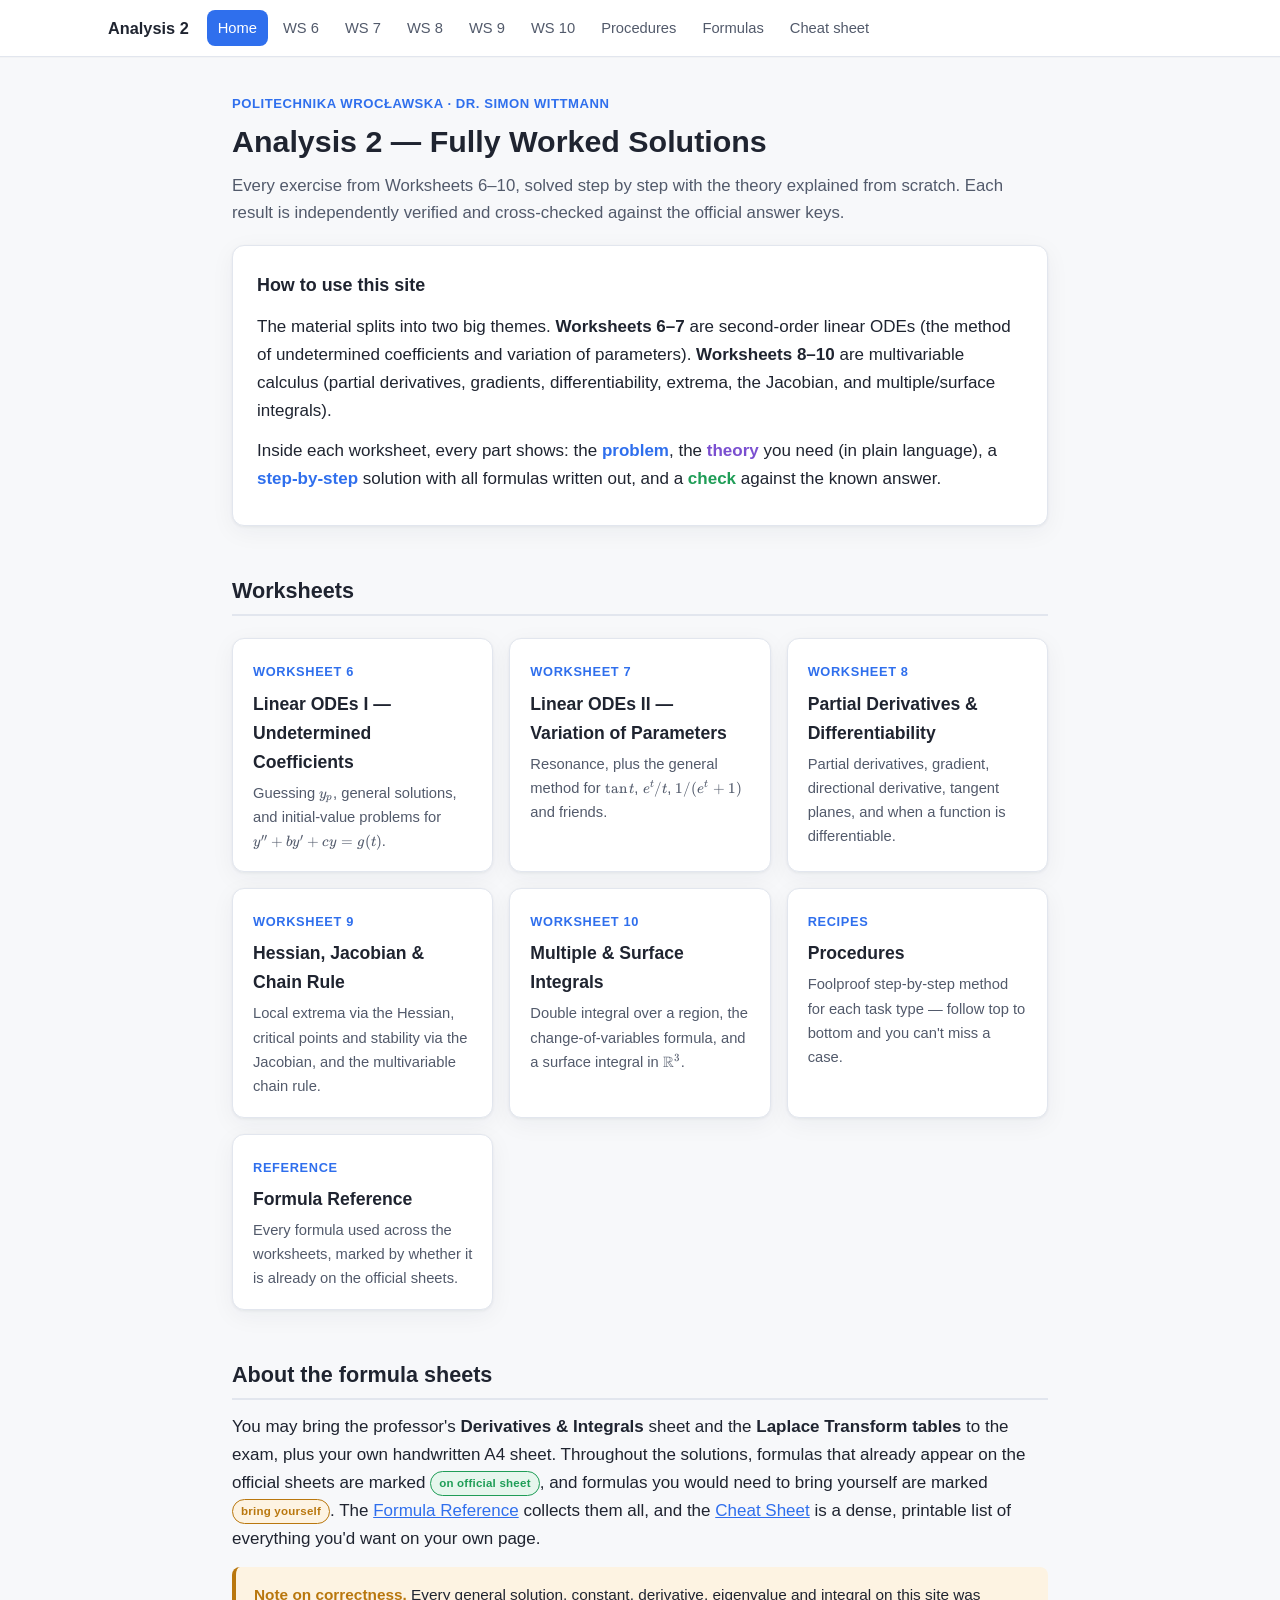
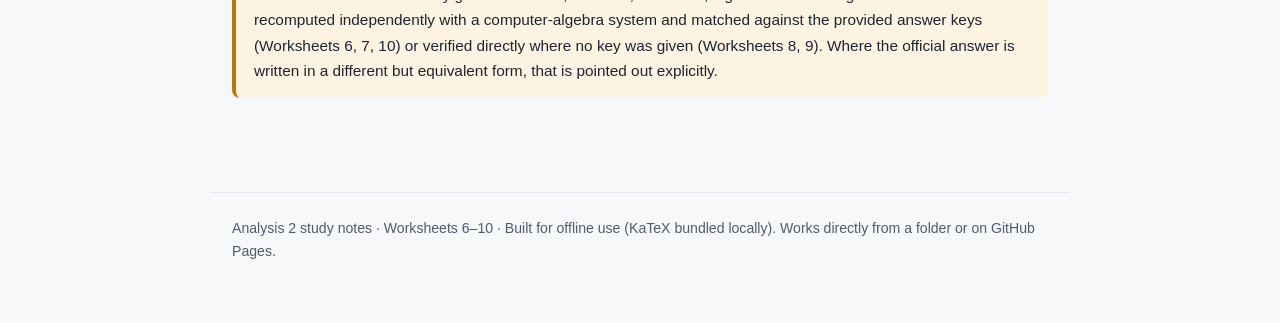
<file: index.html>
<!DOCTYPE html>
<html lang="en">
<head>
<meta charset="UTF-8">
<meta name="viewport" content="width=device-width, initial-scale=1.0">
<title>Analysis 2 — Worked Solutions</title>
<link rel="stylesheet" href="katex/katex.min.css">
<link rel="stylesheet" href="css/style.css">
<script defer src="katex/katex.min.js"></script>
<script defer src="katex/auto-render.min.js"></script>
<script defer src="js/render.js"></script>
</head>
<body>
<nav class="topnav"><div class="topnav-inner">
  <a class="brand" href="index.html">Analysis 2</a>
  <a class="navlink active" href="index.html">Home</a>
  <a class="navlink" href="worksheet6.html">WS 6</a>
  <a class="navlink" href="worksheet7.html">WS 7</a>
  <a class="navlink" href="worksheet8.html">WS 8</a>
  <a class="navlink" href="worksheet9.html">WS 9</a>
  <a class="navlink" href="worksheet10.html">WS 10</a>
  <a class="navlink" href="procedures.html">Procedures</a>
  <a class="navlink" href="formulas.html">Formulas</a>
  <a class="navlink" href="cheatsheet.html">Cheat sheet</a>
</div></nav>

<div class="wrap">
  <div class="page-header">
    <span class="eyebrow">Politechnika Wrocławska · Dr. Simon Wittmann</span>
    <h1>Analysis 2 — Fully Worked Solutions</h1>
    <p class="lead">Every exercise from Worksheets 6–10, solved step by step with the theory explained from scratch. Each result is independently verified and cross-checked against the official answer keys.</p>
  </div>

  <div class="card">
    <h3 style="margin-top:.3em">How to use this site</h3>
    <p>The material splits into two big themes. <strong>Worksheets 6–7</strong> are second-order linear ODEs (the method of undetermined coefficients and variation of parameters). <strong>Worksheets 8–10</strong> are multivariable calculus (partial derivatives, gradients, differentiability, extrema, the Jacobian, and multiple/surface integrals).</p>
    <p>Inside each worksheet, every part shows: the <span style="color:var(--accent);font-weight:600">problem</span>, the <span style="color:var(--purple);font-weight:600">theory</span> you need (in plain language), a <span style="color:var(--accent);font-weight:600">step-by-step</span> solution with all formulas written out, and a <span style="color:var(--green);font-weight:600">check</span> against the known answer.</p>
  </div>

  <h2>Worksheets</h2>
  <div class="grid">
    <a class="tile" href="worksheet6.html">
      <span class="tile-no">Worksheet 6</span>
      <div class="tile-title">Linear ODEs I — Undetermined Coefficients</div>
      <div class="tile-desc">Guessing $y_p$, general solutions, and initial-value problems for $y''+by'+cy=g(t)$.</div>
    </a>
    <a class="tile" href="worksheet7.html">
      <span class="tile-no">Worksheet 7</span>
      <div class="tile-title">Linear ODEs II — Variation of Parameters</div>
      <div class="tile-desc">Resonance, plus the general method for $\tan t$, $e^t/t$, $1/(e^t+1)$ and friends.</div>
    </a>
    <a class="tile" href="worksheet8.html">
      <span class="tile-no">Worksheet 8</span>
      <div class="tile-title">Partial Derivatives &amp; Differentiability</div>
      <div class="tile-desc">Partial derivatives, gradient, directional derivative, tangent planes, and when a function is differentiable.</div>
    </a>
    <a class="tile" href="worksheet9.html">
      <span class="tile-no">Worksheet 9</span>
      <div class="tile-title">Hessian, Jacobian &amp; Chain Rule</div>
      <div class="tile-desc">Local extrema via the Hessian, critical points and stability via the Jacobian, and the multivariable chain rule.</div>
    </a>
    <a class="tile" href="worksheet10.html">
      <span class="tile-no">Worksheet 10</span>
      <div class="tile-title">Multiple &amp; Surface Integrals</div>
      <div class="tile-desc">Double integral over a region, the change-of-variables formula, and a surface integral in $\mathbb{R}^3$.</div>
    </a>
    <a class="tile" href="procedures.html">
      <span class="tile-no">Recipes</span>
      <div class="tile-title">Procedures</div>
      <div class="tile-desc">Foolproof step-by-step method for each task type — follow top to bottom and you can't miss a case.</div>
    </a>
    <a class="tile" href="formulas.html">
      <span class="tile-no">Reference</span>
      <div class="tile-title">Formula Reference</div>
      <div class="tile-desc">Every formula used across the worksheets, marked by whether it is already on the official sheets.</div>
    </a>
  </div>

  <h2>About the formula sheets</h2>
  <p>You may bring the professor's <strong>Derivatives &amp; Integrals</strong> sheet and the <strong>Laplace Transform tables</strong> to the exam, plus your own handwritten A4 sheet. Throughout the solutions, formulas that already appear on the official sheets are marked <span class="pill pill-official">on official sheet</span>, and formulas you would need to bring yourself are marked <span class="pill pill-own">bring yourself</span>. The <a href="formulas.html">Formula Reference</a> collects them all, and the <a href="cheatsheet.html">Cheat Sheet</a> is a dense, printable list of everything you'd want on your own page.</p>

  <div class="note">
    <p><span class="note-title">Note on correctness.</span> Every general solution, constant, derivative, eigenvalue and integral on this site was recomputed independently with a computer-algebra system and matched against the provided answer keys (Worksheets 6, 7, 10) or verified directly where no key was given (Worksheets 8, 9). Where the official answer is written in a different but equivalent form, that is pointed out explicitly.</p>
  </div>
</div>

<footer class="site">
  Analysis 2 study notes · Worksheets 6–10 · Built for offline use (KaTeX bundled locally). Works directly from a folder or on GitHub Pages.
</footer>
</body>
</html>
</file>
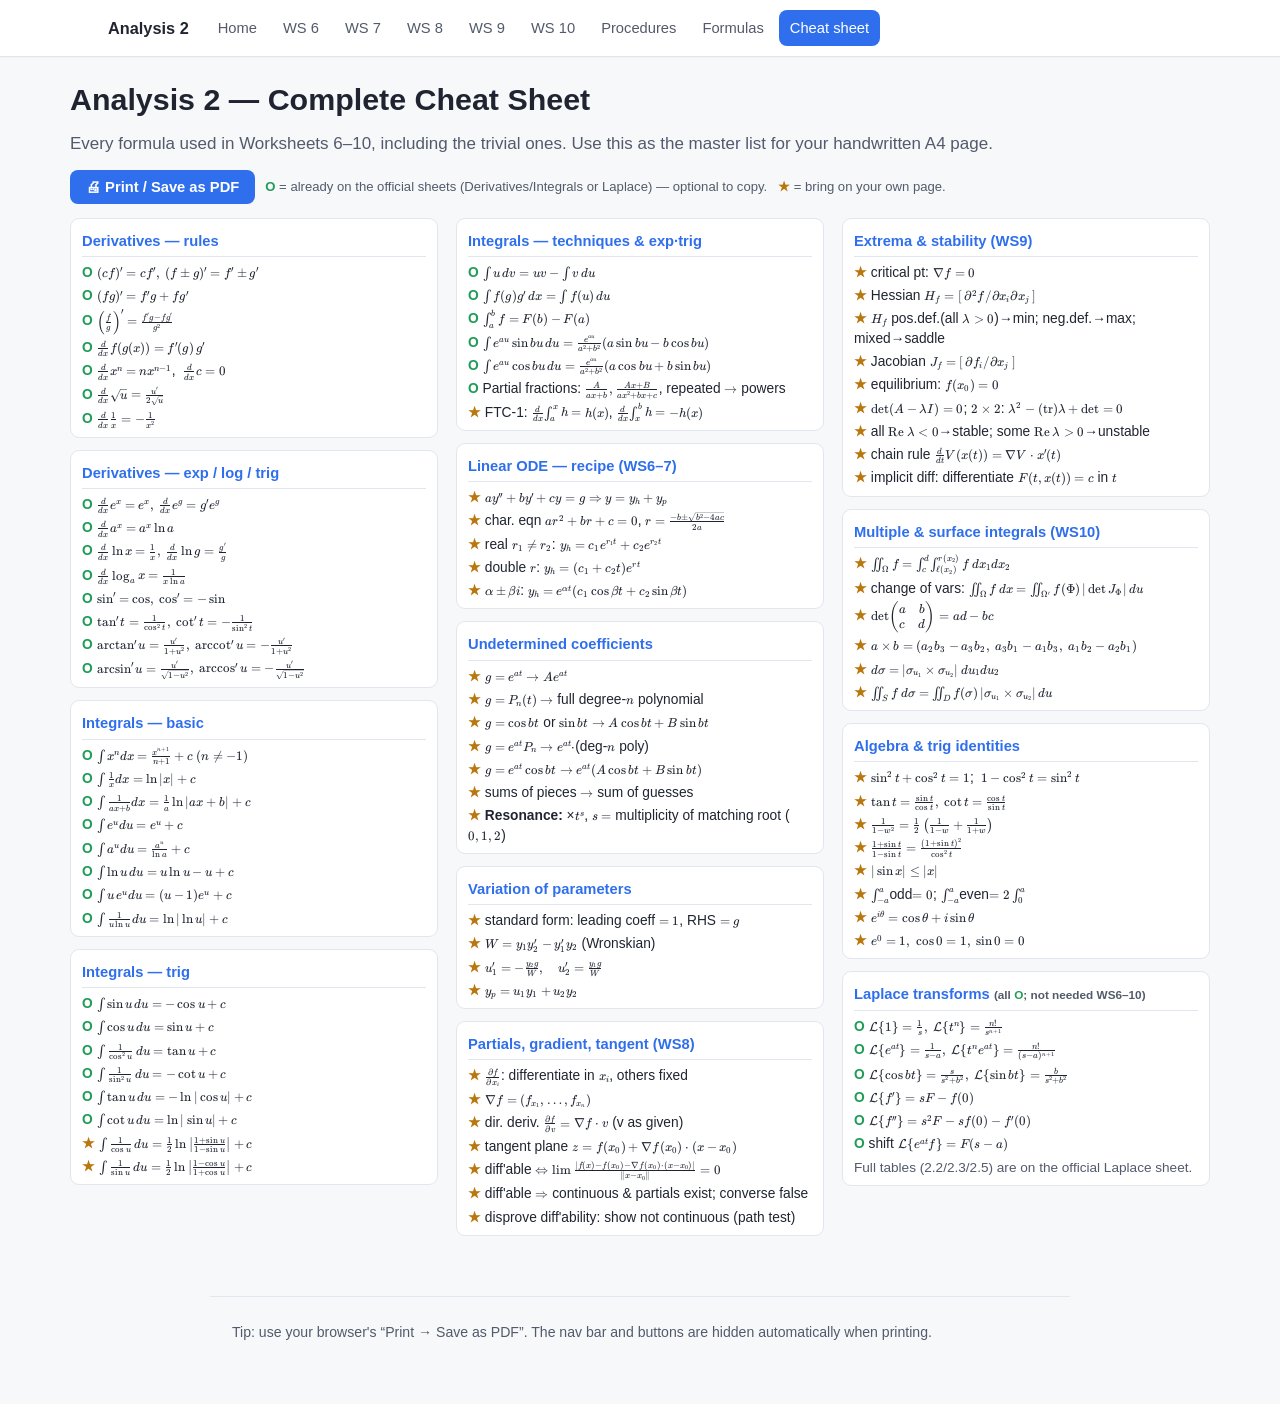
<file: cheatsheet.html>
<!DOCTYPE html>
<html lang="en">
<head>
<meta charset="UTF-8">
<meta name="viewport" content="width=device-width, initial-scale=1.0">
<title>Cheat Sheet — Analysis 2 (printable)</title>
<link rel="stylesheet" href="katex/katex.min.css">
<link rel="stylesheet" href="css/style.css">
<script defer src="katex/katex.min.js"></script>
<script defer src="katex/auto-render.min.js"></script>
<script defer src="js/render.js"></script>
<style>
  /* ---- Cheat-sheet specific (dense, printable) ---- */
  .cs-wrap { max-width: 1180px; margin: 0 auto; padding: 18px 20px 60px; }
  .cs-controls { display:flex; gap:10px; align-items:center; flex-wrap:wrap; margin: 6px 0 14px; }
  .btn {
    background: var(--accent); color:#fff; border:none; border-radius:8px;
    padding:9px 16px; font-size:.92rem; font-weight:600; cursor:pointer;
  }
  .legend { font-size:.82rem; color:var(--text-soft); }
  .legend b { color: var(--text); }
  .mark-o { color: var(--green); font-weight:700; }
  .mark-x { color: var(--amber); font-weight:700; }

  .cs-cols { column-count: 3; column-gap: 18px; }
  @media (max-width: 1000px){ .cs-cols { column-count: 2; } }
  @media (max-width: 660px){ .cs-cols { column-count: 1; } }

  .cs-block {
    break-inside: avoid;
    background: var(--bg-card);
    border: 1px solid var(--border);
    border-radius: 9px;
    padding: 8px 11px 4px;
    margin: 0 0 12px;
  }
  .cs-block h3 {
    margin: 2px 0 6px; font-size: .92rem; color: var(--accent);
    border-bottom: 1px solid var(--border); padding-bottom: 3px;
  }
  .cs-block ul { list-style: none; margin: 0; padding: 0; }
  .cs-block li { margin: 4px 0; font-size: .86rem; line-height: 1.4; }
  .cs-block .katex { font-size: .92em; }
  .cs-block .lbl { color: var(--text-soft); font-size:.8em; }

  @media print {
    @page { size: A4; margin: 10mm; }
    .topnav, .cs-controls, footer.site { display: none !important; }
    body { background:#fff; color:#000; font-size: 11px; }
    .cs-wrap { padding: 0; max-width: none; }
    .cs-cols { column-count: 3; column-gap: 10px; }
    .cs-block { border:1px solid #bbb; box-shadow:none; padding:5px 7px 2px; margin-bottom:7px; }
    .cs-block h3 { color:#000; font-size: 10.5px; }
    .cs-block li { font-size: 9.5px; margin:2.5px 0; }
    .mark-o { color:#000; } .mark-x { color:#000; font-weight:800; }
    h1.cs-title { font-size: 15px; margin: 0 0 2px; }
    .cs-sub { font-size: 9.5px; margin: 0 0 6px; }
    a { color:#000; text-decoration:none; }
  }
</style>
</head>
<body>
<nav class="topnav"><div class="topnav-inner">
  <a class="brand" href="index.html">Analysis 2</a>
  <a class="navlink" href="index.html">Home</a>
  <a class="navlink" href="worksheet6.html">WS 6</a>
  <a class="navlink" href="worksheet7.html">WS 7</a>
  <a class="navlink" href="worksheet8.html">WS 8</a>
  <a class="navlink" href="worksheet9.html">WS 9</a>
  <a class="navlink" href="worksheet10.html">WS 10</a>
  <a class="navlink" href="procedures.html">Procedures</a>
  <a class="navlink" href="formulas.html">Formulas</a>
  <a class="navlink active" href="cheatsheet.html">Cheat sheet</a>
</div></nav>

<div class="cs-wrap">
  <h1 class="cs-title">Analysis 2 — Complete Cheat Sheet</h1>
  <p class="cs-sub muted">Every formula used in Worksheets 6–10, including the trivial ones. Use this as the master list for your handwritten A4 page.</p>
  <div class="cs-controls">
    <button class="btn" onclick="window.print()">🖨 Print / Save as PDF</button>
    <span class="legend"><b><span class="mark-o">O</span></b> = already on the official sheets (Derivatives/Integrals or Laplace) — optional to copy. &nbsp; <b><span class="mark-x">★</span></b> = bring on your own page.</span>
  </div>

  <div class="cs-cols">

    <!-- DERIVATIVES -->
    <div class="cs-block">
      <h3>Derivatives — rules</h3>
      <ul>
        <li><span class="mark-o">O</span> $(cf)'=cf',\ (f\pm g)'=f'\pm g'$</li>
        <li><span class="mark-o">O</span> $(fg)'=f'g+fg'$</li>
        <li><span class="mark-o">O</span> $\left(\frac fg\right)'=\frac{f'g-fg'}{g^2}$</li>
        <li><span class="mark-o">O</span> $\frac{d}{dx}f(g(x))=f'(g)\,g'$</li>
        <li><span class="mark-o">O</span> $\frac{d}{dx}x^n=nx^{n-1}$, $\ \frac{d}{dx}c=0$</li>
        <li><span class="mark-o">O</span> $\frac{d}{dx}\sqrt u=\frac{u'}{2\sqrt u}$</li>
        <li><span class="mark-o">O</span> $\frac{d}{dx}\frac1x=-\frac1{x^2}$</li>
      </ul>
    </div>

    <div class="cs-block">
      <h3>Derivatives — exp / log / trig</h3>
      <ul>
        <li><span class="mark-o">O</span> $\frac{d}{dx}e^{x}=e^x,\ \frac{d}{dx}e^{g}=g'e^{g}$</li>
        <li><span class="mark-o">O</span> $\frac{d}{dx}a^x=a^x\ln a$</li>
        <li><span class="mark-o">O</span> $\frac{d}{dx}\ln x=\frac1x,\ \frac{d}{dx}\ln g=\frac{g'}{g}$</li>
        <li><span class="mark-o">O</span> $\frac{d}{dx}\log_a x=\frac{1}{x\ln a}$</li>
        <li><span class="mark-o">O</span> $\sin'=\cos,\ \cos'=-\sin$</li>
        <li><span class="mark-o">O</span> $\tan' t=\frac{1}{\cos^2 t},\ \cot' t=-\frac{1}{\sin^2 t}$</li>
        <li><span class="mark-o">O</span> $\arctan'u=\frac{u'}{1+u^2},\ \operatorname{arccot}'u=-\frac{u'}{1+u^2}$</li>
        <li><span class="mark-o">O</span> $\arcsin'u=\frac{u'}{\sqrt{1-u^2}},\ \arccos'u=-\frac{u'}{\sqrt{1-u^2}}$</li>
      </ul>
    </div>

    <!-- INTEGRALS -->
    <div class="cs-block">
      <h3>Integrals — basic</h3>
      <ul>
        <li><span class="mark-o">O</span> $\int x^n dx=\frac{x^{n+1}}{n+1}+c\ (n\neq-1)$</li>
        <li><span class="mark-o">O</span> $\int\frac1x dx=\ln|x|+c$</li>
        <li><span class="mark-o">O</span> $\int\frac{1}{ax+b}dx=\frac1a\ln|ax+b|+c$</li>
        <li><span class="mark-o">O</span> $\int e^u du=e^u+c$</li>
        <li><span class="mark-o">O</span> $\int a^u du=\frac{a^u}{\ln a}+c$</li>
        <li><span class="mark-o">O</span> $\int\ln u\,du=u\ln u-u+c$</li>
        <li><span class="mark-o">O</span> $\int u\,e^u du=(u-1)e^u+c$</li>
        <li><span class="mark-o">O</span> $\int\frac{1}{u\ln u}du=\ln|\ln u|+c$</li>
      </ul>
    </div>

    <div class="cs-block">
      <h3>Integrals — trig</h3>
      <ul>
        <li><span class="mark-o">O</span> $\int\sin u\,du=-\cos u+c$</li>
        <li><span class="mark-o">O</span> $\int\cos u\,du=\sin u+c$</li>
        <li><span class="mark-o">O</span> $\int\frac{1}{\cos^2 u}\,du=\tan u+c$</li>
        <li><span class="mark-o">O</span> $\int\frac{1}{\sin^2 u}\,du=-\cot u+c$</li>
        <li><span class="mark-o">O</span> $\int\tan u\,du=-\ln|\cos u|+c$</li>
        <li><span class="mark-o">O</span> $\int\cot u\,du=\ln|\sin u|+c$</li>
        <li><span class="mark-x">★</span> $\int\frac{1}{\cos u}\,du=\frac12\ln\left|\frac{1+\sin u}{1-\sin u}\right|+c$</li>
        <li><span class="mark-x">★</span> $\int\frac{1}{\sin u}\,du=\frac12\ln\left|\frac{1-\cos u}{1+\cos u}\right|+c$</li>
      </ul>
    </div>

    <div class="cs-block">
      <h3>Integrals — techniques &amp; exp·trig</h3>
      <ul>
        <li><span class="mark-o">O</span> $\int u\,dv=uv-\int v\,du$</li>
        <li><span class="mark-o">O</span> $\int f(g)g'\,dx=\int f(u)\,du$</li>
        <li><span class="mark-o">O</span> $\int_a^b f=F(b)-F(a)$</li>
        <li><span class="mark-o">O</span> $\int e^{au}\sin bu\,du=\frac{e^{au}}{a^2+b^2}(a\sin bu-b\cos bu)$</li>
        <li><span class="mark-o">O</span> $\int e^{au}\cos bu\,du=\frac{e^{au}}{a^2+b^2}(a\cos bu+b\sin bu)$</li>
        <li><span class="mark-o">O</span> Partial fractions: $\frac{A}{ax+b},\frac{Ax+B}{ax^2+bx+c}$, repeated $\to$ powers</li>
        <li><span class="mark-x">★</span> FTC-1: $\frac{d}{dx}\!\int_a^x h=h(x)$, $\frac{d}{dx}\!\int_x^b h=-h(x)$</li>
      </ul>
    </div>

    <!-- ODE -->
    <div class="cs-block">
      <h3>Linear ODE — recipe (WS6–7)</h3>
      <ul>
        <li><span class="mark-x">★</span> $ay''+by'+cy=g\Rightarrow y=y_h+y_p$</li>
        <li><span class="mark-x">★</span> char. eqn $ar^2+br+c=0$, $r=\frac{-b\pm\sqrt{b^2-4ac}}{2a}$</li>
        <li><span class="mark-x">★</span> real $r_1\ne r_2$: $y_h=c_1e^{r_1t}+c_2e^{r_2t}$</li>
        <li><span class="mark-x">★</span> double $r$: $y_h=(c_1+c_2t)e^{rt}$</li>
        <li><span class="mark-x">★</span> $\alpha\pm\beta i$: $y_h=e^{\alpha t}(c_1\cos\beta t+c_2\sin\beta t)$</li>
      </ul>
    </div>

    <div class="cs-block">
      <h3>Undetermined coefficients</h3>
      <ul>
        <li><span class="mark-x">★</span> $g=e^{at}\to Ae^{at}$</li>
        <li><span class="mark-x">★</span> $g=P_n(t)\to$ full degree-$n$ polynomial</li>
        <li><span class="mark-x">★</span> $g=\cos bt$ or $\sin bt\to A\cos bt+B\sin bt$</li>
        <li><span class="mark-x">★</span> $g=e^{at}P_n\to e^{at}\cdot$(deg-$n$ poly)</li>
        <li><span class="mark-x">★</span> $g=e^{at}\cos bt\to e^{at}(A\cos bt+B\sin bt)$</li>
        <li><span class="mark-x">★</span> sums of pieces $\to$ sum of guesses</li>
        <li><span class="mark-x">★</span> <b>Resonance:</b> ×$t^s$, $s=$ multiplicity of matching root ($0,1,2$)</li>
      </ul>
    </div>

    <div class="cs-block">
      <h3>Variation of parameters</h3>
      <ul>
        <li><span class="mark-x">★</span> standard form: leading coeff $=1$, RHS $=g$</li>
        <li><span class="mark-x">★</span> $W=y_1y_2'-y_1'y_2$ (Wronskian)</li>
        <li><span class="mark-x">★</span> $u_1'=-\frac{y_2 g}{W},\quad u_2'=\frac{y_1 g}{W}$</li>
        <li><span class="mark-x">★</span> $y_p=u_1y_1+u_2y_2$</li>
      </ul>
    </div>

    <!-- MULTIVARIABLE -->
    <div class="cs-block">
      <h3>Partials, gradient, tangent (WS8)</h3>
      <ul>
        <li><span class="mark-x">★</span> $\frac{\partial f}{\partial x_i}$: differentiate in $x_i$, others fixed</li>
        <li><span class="mark-x">★</span> $\nabla f=(f_{x_1},\dots,f_{x_n})$</li>
        <li><span class="mark-x">★</span> dir. deriv. $\frac{\partial f}{\partial v}=\nabla f\cdot v$ (v as given)</li>
        <li><span class="mark-x">★</span> tangent plane $z=f(x_0)+\nabla f(x_0)\cdot(x-x_0)$</li>
        <li><span class="mark-x">★</span> diff'able $\Leftrightarrow \lim\frac{|f(x)-f(x_0)-\nabla f(x_0)\cdot(x-x_0)|}{\lVert x-x_0\rVert}=0$</li>
        <li><span class="mark-x">★</span> diff'able $\Rightarrow$ continuous &amp; partials exist; converse false</li>
        <li><span class="mark-x">★</span> disprove diff'ability: show not continuous (path test)</li>
      </ul>
    </div>

    <div class="cs-block">
      <h3>Extrema &amp; stability (WS9)</h3>
      <ul>
        <li><span class="mark-x">★</span> critical pt: $\nabla f=0$</li>
        <li><span class="mark-x">★</span> Hessian $H_f=[\,\partial^2 f/\partial x_i\partial x_j\,]$</li>
        <li><span class="mark-x">★</span> $H_f$ pos.def.(all $\lambda>0$)→min; neg.def.→max; mixed→saddle</li>
        <li><span class="mark-x">★</span> Jacobian $J_f=[\,\partial f_i/\partial x_j\,]$</li>
        <li><span class="mark-x">★</span> equilibrium: $f(x_0)=0$</li>
        <li><span class="mark-x">★</span> $\det(A-\lambda I)=0$; $2\times2$: $\lambda^2-(\operatorname{tr})\lambda+\det=0$</li>
        <li><span class="mark-x">★</span> all $\operatorname{Re}\lambda<0$→stable; some $\operatorname{Re}\lambda>0$→unstable</li>
        <li><span class="mark-x">★</span> chain rule $\frac{d}{dt}V(x(t))=\nabla V\cdot x'(t)$</li>
        <li><span class="mark-x">★</span> implicit diff: differentiate $F(t,x(t))=c$ in $t$</li>
      </ul>
    </div>

    <!-- INTEGRALS 2 -->
    <div class="cs-block">
      <h3>Multiple &amp; surface integrals (WS10)</h3>
      <ul>
        <li><span class="mark-x">★</span> $\iint_\Omega f=\int_c^d\!\int_{\ell(x_2)}^{r(x_2)}f\,dx_1dx_2$</li>
        <li><span class="mark-x">★</span> change of vars: $\iint_\Omega f\,dx=\iint_{\Omega'}f(\Phi)\,|\det J_\Phi|\,du$</li>
        <li><span class="mark-x">★</span> $\det\!\begin{pmatrix}a&b\\c&d\end{pmatrix}=ad-bc$</li>
        <li><span class="mark-x">★</span> $a\times b=(a_2b_3-a_3b_2,\ a_3b_1-a_1b_3,\ a_1b_2-a_2b_1)$</li>
        <li><span class="mark-x">★</span> $d\sigma=|\sigma_{u_1}\times\sigma_{u_2}|\,du_1du_2$</li>
        <li><span class="mark-x">★</span> $\iint_S f\,d\sigma=\iint_D f(\sigma)\,|\sigma_{u_1}\times\sigma_{u_2}|\,du$</li>
      </ul>
    </div>

    <!-- ALGEBRA -->
    <div class="cs-block">
      <h3>Algebra &amp; trig identities</h3>
      <ul>
        <li><span class="mark-x">★</span> $\sin^2t+\cos^2t=1$; $\ 1-\cos^2t=\sin^2t$</li>
        <li><span class="mark-x">★</span> $\tan t=\frac{\sin t}{\cos t},\ \cot t=\frac{\cos t}{\sin t}$</li>
        <li><span class="mark-x">★</span> $\frac{1}{1-w^2}=\frac12\left(\frac{1}{1-w}+\frac{1}{1+w}\right)$</li>
        <li><span class="mark-x">★</span> $\frac{1+\sin t}{1-\sin t}=\frac{(1+\sin t)^2}{\cos^2 t}$</li>
        <li><span class="mark-x">★</span> $|\sin x|\le|x|$</li>
        <li><span class="mark-x">★</span> $\int_{-a}^a$odd$=0$; $\int_{-a}^a$even$=2\int_0^a$</li>
        <li><span class="mark-x">★</span> $e^{i\theta}=\cos\theta+i\sin\theta$</li>
        <li><span class="mark-x">★</span> $e^0=1,\ \cos0=1,\ \sin0=0$</li>
      </ul>
    </div>

    <!-- LAPLACE -->
    <div class="cs-block">
      <h3>Laplace transforms <span class="lbl">(all <span class="mark-o">O</span>; not needed WS6–10)</span></h3>
      <ul>
        <li><span class="mark-o">O</span> $\mathcal L\{1\}=\frac1s,\ \mathcal L\{t^n\}=\frac{n!}{s^{n+1}}$</li>
        <li><span class="mark-o">O</span> $\mathcal L\{e^{at}\}=\frac{1}{s-a},\ \mathcal L\{t^ne^{at}\}=\frac{n!}{(s-a)^{n+1}}$</li>
        <li><span class="mark-o">O</span> $\mathcal L\{\cos bt\}=\frac{s}{s^2+b^2},\ \mathcal L\{\sin bt\}=\frac{b}{s^2+b^2}$</li>
        <li><span class="mark-o">O</span> $\mathcal L\{f'\}=sF-f(0)$</li>
        <li><span class="mark-o">O</span> $\mathcal L\{f''\}=s^2F-sf(0)-f'(0)$</li>
        <li><span class="mark-o">O</span> shift $\mathcal L\{e^{at}f\}=F(s-a)$</li>
        <li class="lbl">Full tables (2.2/2.3/2.5) are on the official Laplace sheet.</li>
      </ul>
    </div>

  </div>
</div>

<footer class="site">Tip: use your browser's “Print → Save as PDF”. The nav bar and buttons are hidden automatically when printing.</footer>
</body>
</html>
</file>
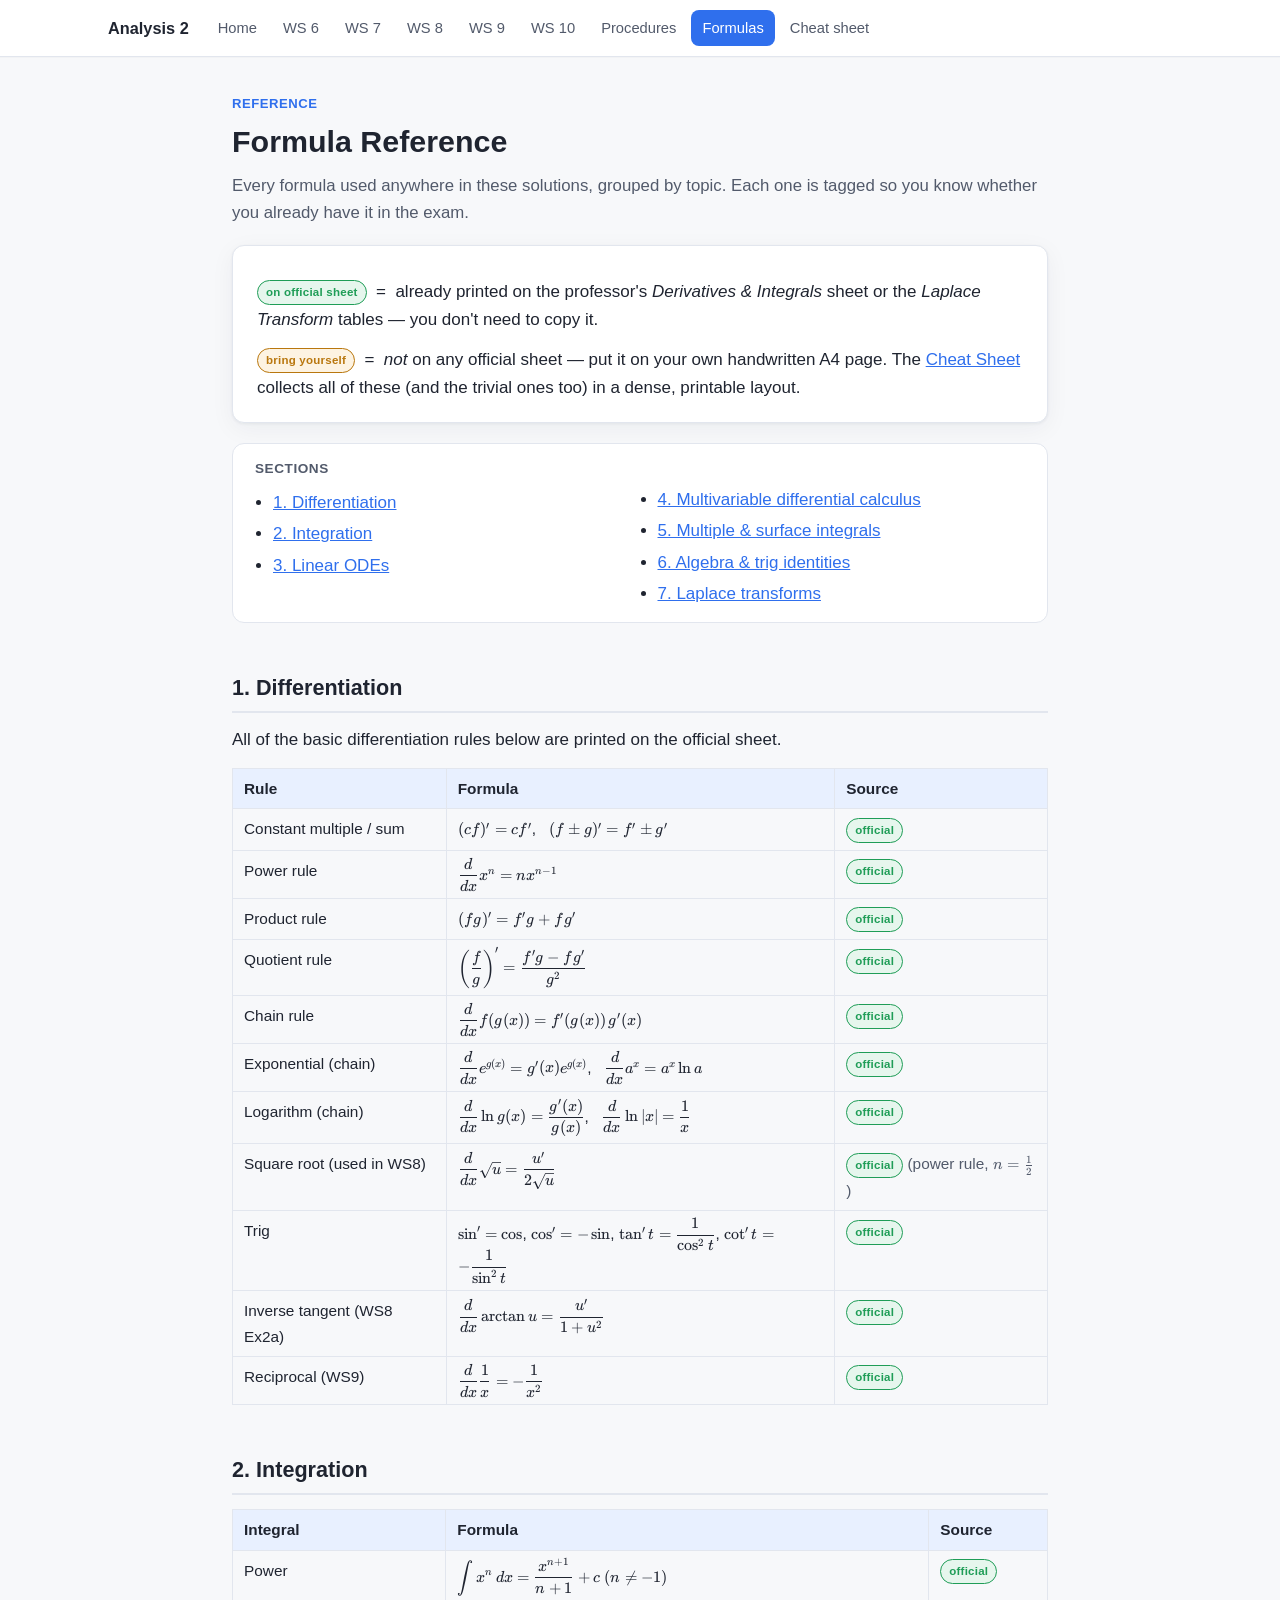
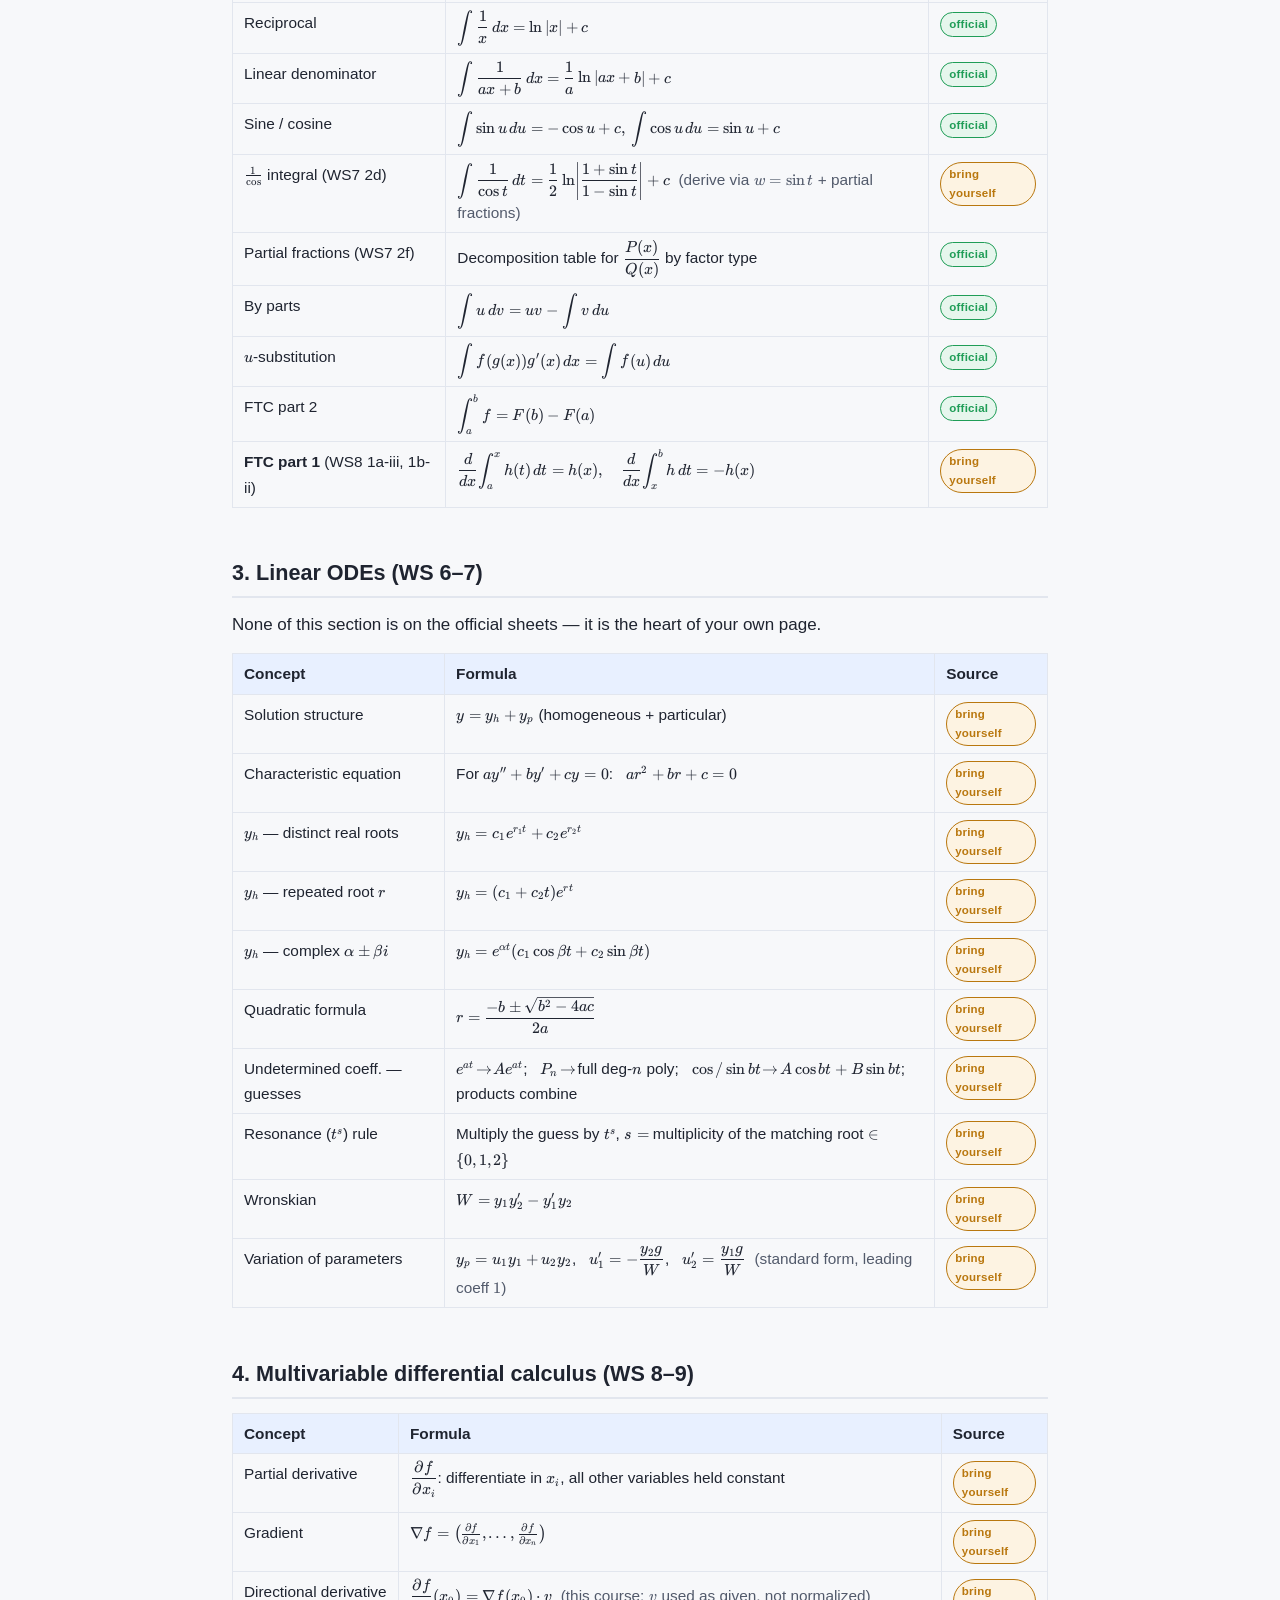
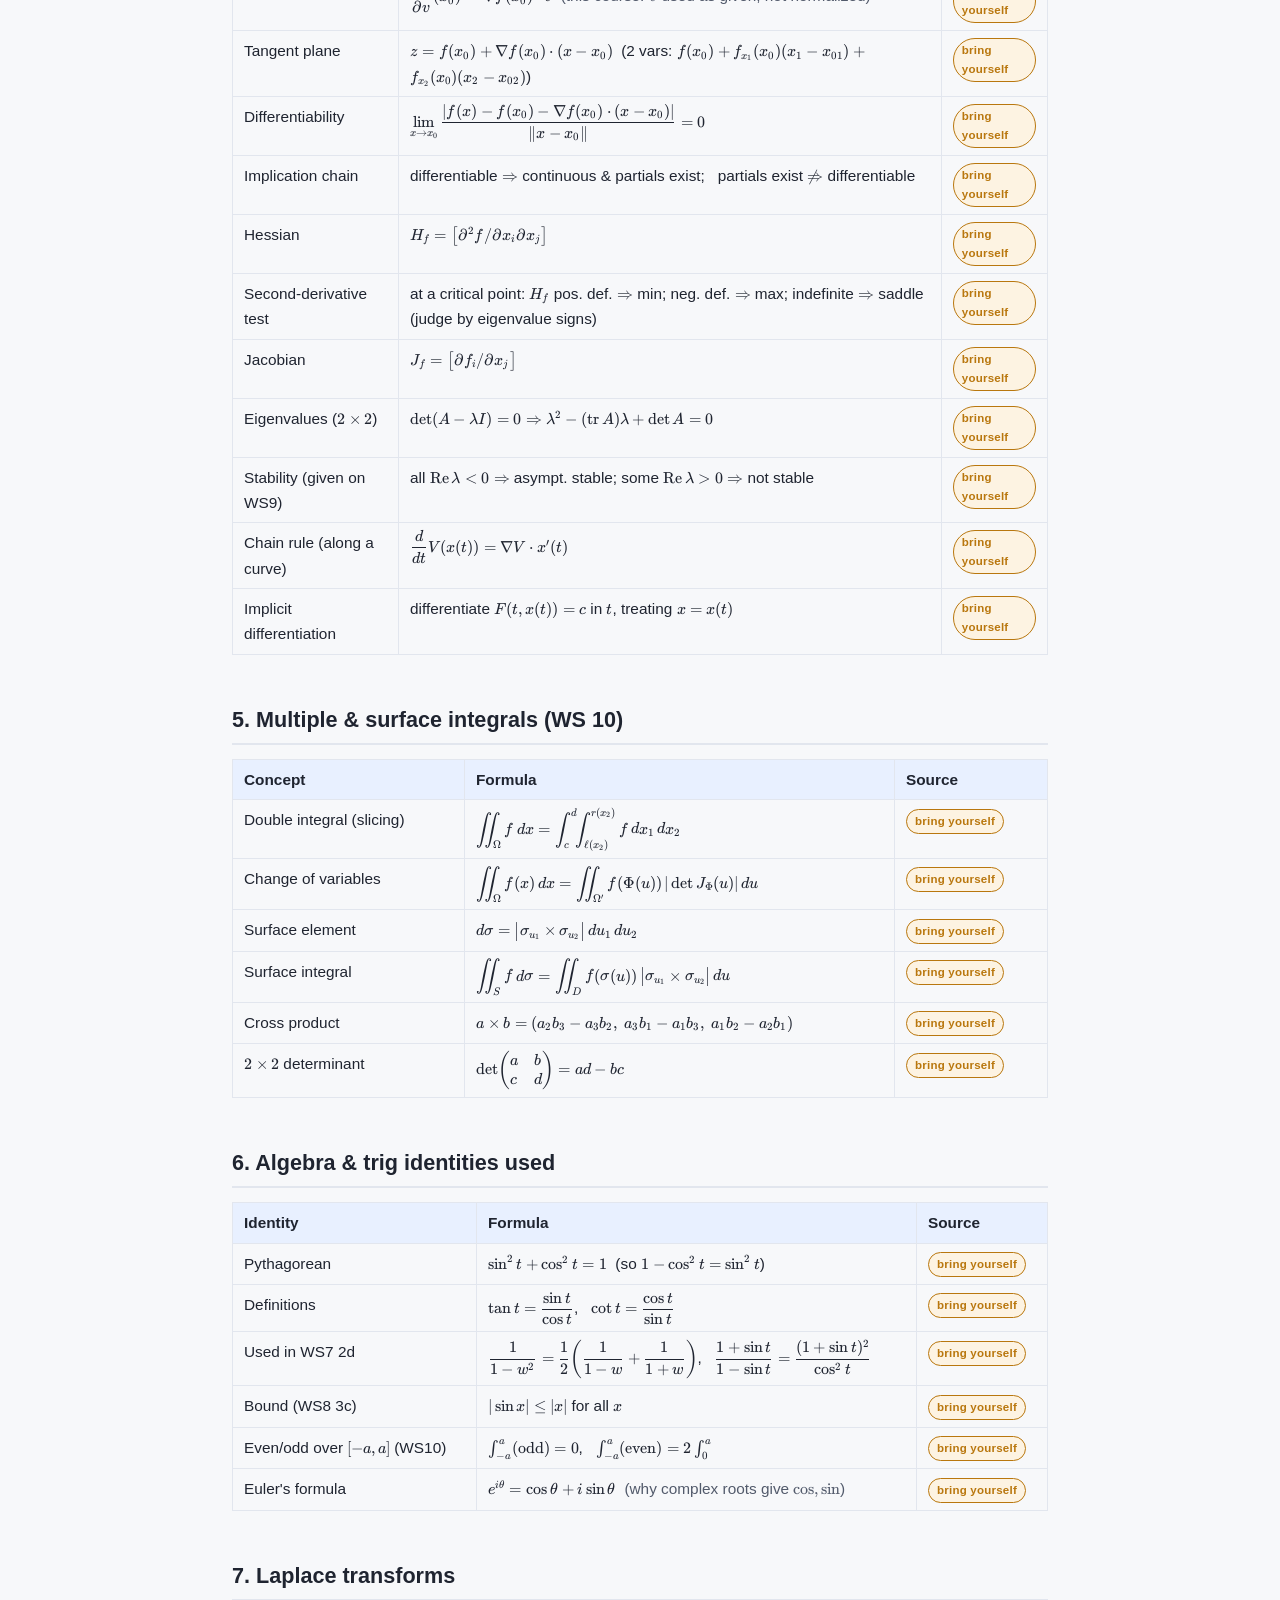
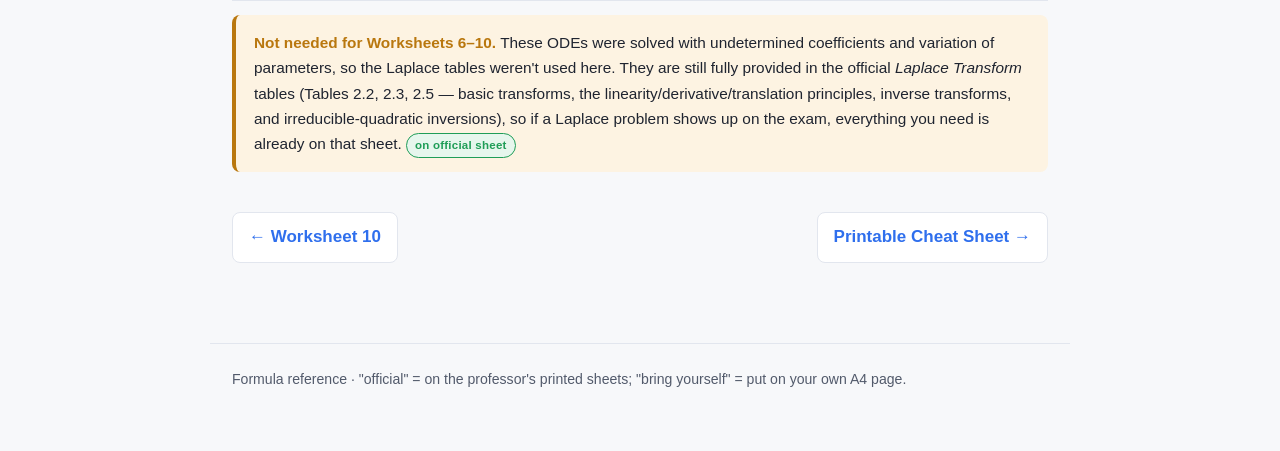
<file: formulas.html>
<!DOCTYPE html>
<html lang="en">
<head>
<meta charset="UTF-8">
<meta name="viewport" content="width=device-width, initial-scale=1.0">
<title>Formula Reference — Analysis 2</title>
<link rel="stylesheet" href="katex/katex.min.css">
<link rel="stylesheet" href="css/style.css">
<script defer src="katex/katex.min.js"></script>
<script defer src="katex/auto-render.min.js"></script>
<script defer src="js/render.js"></script>
</head>
<body>
<nav class="topnav"><div class="topnav-inner">
  <a class="brand" href="index.html">Analysis 2</a>
  <a class="navlink" href="index.html">Home</a>
  <a class="navlink" href="worksheet6.html">WS 6</a>
  <a class="navlink" href="worksheet7.html">WS 7</a>
  <a class="navlink" href="worksheet8.html">WS 8</a>
  <a class="navlink" href="worksheet9.html">WS 9</a>
  <a class="navlink" href="worksheet10.html">WS 10</a>
  <a class="navlink" href="procedures.html">Procedures</a>
  <a class="navlink active" href="formulas.html">Formulas</a>
  <a class="navlink" href="cheatsheet.html">Cheat sheet</a>
</div></nav>

<div class="wrap">
<div class="page-header">
  <span class="eyebrow">Reference</span>
  <h1>Formula Reference</h1>
  <p class="lead">Every formula used anywhere in these solutions, grouped by topic. Each one is tagged so you know whether you already have it in the exam.</p>
</div>

<div class="card">
  <p><span class="pill pill-official">on official sheet</span> &nbsp;=&nbsp; already printed on the professor's <em>Derivatives &amp; Integrals</em> sheet or the <em>Laplace Transform</em> tables — you don't need to copy it.</p>
  <p style="margin-bottom:0"><span class="pill pill-own">bring yourself</span> &nbsp;=&nbsp; <em>not</em> on any official sheet — put it on your own handwritten A4 page. The <a href="cheatsheet.html">Cheat Sheet</a> collects all of these (and the trivial ones too) in a dense, printable layout.</p>
</div>

<div class="toc">
  <strong>Sections</strong>
  <ul>
    <li><a href="#diff">1. Differentiation</a></li>
    <li><a href="#int">2. Integration</a></li>
    <li><a href="#ode">3. Linear ODEs</a></li>
    <li><a href="#multi">4. Multivariable differential calculus</a></li>
    <li><a href="#integrals2">5. Multiple &amp; surface integrals</a></li>
    <li><a href="#algebra">6. Algebra &amp; trig identities</a></li>
    <li><a href="#laplace">7. Laplace transforms</a></li>
  </ul>
</div>

<!-- 1. DIFFERENTIATION -->
<h2 id="diff">1. Differentiation</h2>
<p>All of the basic differentiation rules below are printed on the official sheet.</p>
<table>
<tr><th>Rule</th><th>Formula</th><th>Source</th></tr>
<tr><td>Constant multiple / sum</td><td>$(cf)'=cf'$, &nbsp; $(f\pm g)'=f'\pm g'$</td><td><span class="pill pill-official">official</span></td></tr>
<tr><td>Power rule</td><td>$\dfrac{d}{dx}x^n=nx^{n-1}$</td><td><span class="pill pill-official">official</span></td></tr>
<tr><td>Product rule</td><td>$(fg)'=f'g+fg'$</td><td><span class="pill pill-official">official</span></td></tr>
<tr><td>Quotient rule</td><td>$\left(\dfrac fg\right)'=\dfrac{f'g-fg'}{g^2}$</td><td><span class="pill pill-official">official</span></td></tr>
<tr><td>Chain rule</td><td>$\dfrac{d}{dx}f(g(x))=f'(g(x))\,g'(x)$</td><td><span class="pill pill-official">official</span></td></tr>
<tr><td>Exponential (chain)</td><td>$\dfrac{d}{dx}e^{g(x)}=g'(x)e^{g(x)}$, &nbsp; $\dfrac{d}{dx}a^x=a^x\ln a$</td><td><span class="pill pill-official">official</span></td></tr>
<tr><td>Logarithm (chain)</td><td>$\dfrac{d}{dx}\ln g(x)=\dfrac{g'(x)}{g(x)}$, &nbsp; $\dfrac{d}{dx}\ln|x|=\dfrac1x$</td><td><span class="pill pill-official">official</span></td></tr>
<tr><td>Square root (used in WS8)</td><td>$\dfrac{d}{dx}\sqrt{u}=\dfrac{u'}{2\sqrt u}$</td><td><span class="pill pill-official">official</span> <span class="muted">(power rule, $n=\tfrac12$)</span></td></tr>
<tr><td>Trig</td><td>$\sin'=\cos$, $\cos'=-\sin$, $\tan' t=\dfrac{1}{\cos^2 t}$, $\cot' t=-\dfrac{1}{\sin^2 t}$</td><td><span class="pill pill-official">official</span></td></tr>
<tr><td>Inverse tangent (WS8 Ex2a)</td><td>$\dfrac{d}{dx}\arctan u=\dfrac{u'}{1+u^2}$</td><td><span class="pill pill-official">official</span></td></tr>
<tr><td>Reciprocal (WS9)</td><td>$\dfrac{d}{dx}\dfrac1x=-\dfrac1{x^2}$</td><td><span class="pill pill-official">official</span></td></tr>
</table>

<!-- 2. INTEGRATION -->
<h2 id="int">2. Integration</h2>
<table>
<tr><th>Integral</th><th>Formula</th><th>Source</th></tr>
<tr><td>Power</td><td>$\displaystyle\int x^n\,dx=\dfrac{x^{n+1}}{n+1}+c\ (n\neq-1)$</td><td><span class="pill pill-official">official</span></td></tr>
<tr><td>Reciprocal</td><td>$\displaystyle\int\dfrac1x\,dx=\ln|x|+c$</td><td><span class="pill pill-official">official</span></td></tr>
<tr><td>Linear denominator</td><td>$\displaystyle\int\dfrac{1}{ax+b}\,dx=\dfrac1a\ln|ax+b|+c$</td><td><span class="pill pill-official">official</span></td></tr>
<tr><td>Sine / cosine</td><td>$\displaystyle\int\sin u\,du=-\cos u+c,\ \int\cos u\,du=\sin u+c$</td><td><span class="pill pill-official">official</span></td></tr>
<tr><td>$\tfrac{1}{\cos}$ integral (WS7 2d)</td><td>$\displaystyle\int\frac{1}{\cos t}\,dt=\frac12\ln\!\left|\frac{1+\sin t}{1-\sin t}\right|+c$ &nbsp;<span class="muted">(derive via $w=\sin t$ + partial fractions)</span></td><td><span class="pill pill-own">bring yourself</span></td></tr>
<tr><td>Partial fractions (WS7 2f)</td><td>Decomposition table for $\dfrac{P(x)}{Q(x)}$ by factor type</td><td><span class="pill pill-official">official</span></td></tr>
<tr><td>By parts</td><td>$\displaystyle\int u\,dv=uv-\int v\,du$</td><td><span class="pill pill-official">official</span></td></tr>
<tr><td>$u$-substitution</td><td>$\displaystyle\int f(g(x))g'(x)\,dx=\int f(u)\,du$</td><td><span class="pill pill-official">official</span></td></tr>
<tr><td>FTC part 2</td><td>$\displaystyle\int_a^b f=F(b)-F(a)$</td><td><span class="pill pill-official">official</span></td></tr>
<tr><td><strong>FTC part 1</strong> (WS8 1a-iii, 1b-ii)</td><td>$\dfrac{d}{dx}\!\displaystyle\int_a^x h(t)\,dt=h(x),\quad \dfrac{d}{dx}\!\int_x^b h\,dt=-h(x)$</td><td><span class="pill pill-own">bring yourself</span></td></tr>
</table>

<!-- 3. ODEs -->
<h2 id="ode">3. Linear ODEs (WS 6–7)</h2>
<p>None of this section is on the official sheets — it is the heart of your own page.</p>
<table>
<tr><th>Concept</th><th>Formula</th><th>Source</th></tr>
<tr><td>Solution structure</td><td>$y=y_h+y_p$ (homogeneous + particular)</td><td><span class="pill pill-own">bring yourself</span></td></tr>
<tr><td>Characteristic equation</td><td>For $ay''+by'+cy=0$: &nbsp; $ar^2+br+c=0$</td><td><span class="pill pill-own">bring yourself</span></td></tr>
<tr><td>$y_h$ — distinct real roots</td><td>$y_h=c_1e^{r_1t}+c_2e^{r_2t}$</td><td><span class="pill pill-own">bring yourself</span></td></tr>
<tr><td>$y_h$ — repeated root $r$</td><td>$y_h=(c_1+c_2t)e^{rt}$</td><td><span class="pill pill-own">bring yourself</span></td></tr>
<tr><td>$y_h$ — complex $\alpha\pm\beta i$</td><td>$y_h=e^{\alpha t}(c_1\cos\beta t+c_2\sin\beta t)$</td><td><span class="pill pill-own">bring yourself</span></td></tr>
<tr><td>Quadratic formula</td><td>$r=\dfrac{-b\pm\sqrt{b^2-4ac}}{2a}$</td><td><span class="pill pill-own">bring yourself</span></td></tr>
<tr><td>Undetermined coeff. — guesses</td><td>$e^{at}\!\to\!Ae^{at}$; &nbsp; $P_n\!\to\!$ full deg-$n$ poly; &nbsp; $\cos/\sin bt\!\to\!A\cos bt+B\sin bt$; &nbsp; products combine</td><td><span class="pill pill-own">bring yourself</span></td></tr>
<tr><td>Resonance ($t^s$) rule</td><td>Multiply the guess by $t^s$, $s=$ multiplicity of the matching root $\in\{0,1,2\}$</td><td><span class="pill pill-own">bring yourself</span></td></tr>
<tr><td>Wronskian</td><td>$W=y_1y_2'-y_1'y_2$</td><td><span class="pill pill-own">bring yourself</span></td></tr>
<tr><td>Variation of parameters</td><td>$y_p=u_1y_1+u_2y_2$, &nbsp; $u_1'=-\dfrac{y_2g}{W}$, &nbsp; $u_2'=\dfrac{y_1g}{W}$ &nbsp;<span class="muted">(standard form, leading coeff $1$)</span></td><td><span class="pill pill-own">bring yourself</span></td></tr>
</table>

<!-- 4. MULTIVARIABLE -->
<h2 id="multi">4. Multivariable differential calculus (WS 8–9)</h2>
<table>
<tr><th>Concept</th><th>Formula</th><th>Source</th></tr>
<tr><td>Partial derivative</td><td>$\dfrac{\partial f}{\partial x_i}$: differentiate in $x_i$, all other variables held constant</td><td><span class="pill pill-own">bring yourself</span></td></tr>
<tr><td>Gradient</td><td>$\nabla f=\big(\tfrac{\partial f}{\partial x_1},\dots,\tfrac{\partial f}{\partial x_n}\big)$</td><td><span class="pill pill-own">bring yourself</span></td></tr>
<tr><td>Directional derivative</td><td>$\dfrac{\partial f}{\partial v}(x_0)=\nabla f(x_0)\cdot v$ &nbsp;<span class="muted">(this course: $v$ used as given, not normalized)</span></td><td><span class="pill pill-own">bring yourself</span></td></tr>
<tr><td>Tangent plane</td><td>$z=f(x_0)+\nabla f(x_0)\cdot(x-x_0)$ &nbsp;(2 vars: $f(x_0)+f_{x_1}(x_0)(x_1-x_{01})+f_{x_2}(x_0)(x_2-x_{02})$)</td><td><span class="pill pill-own">bring yourself</span></td></tr>
<tr><td>Differentiability</td><td>$\displaystyle\lim_{x\to x_0}\dfrac{|f(x)-f(x_0)-\nabla f(x_0)\cdot(x-x_0)|}{\lVert x-x_0\rVert}=0$</td><td><span class="pill pill-own">bring yourself</span></td></tr>
<tr><td>Implication chain</td><td>differentiable $\Rightarrow$ continuous &amp; partials exist; &nbsp; partials exist $\not\Rightarrow$ differentiable</td><td><span class="pill pill-own">bring yourself</span></td></tr>
<tr><td>Hessian</td><td>$H_f=\big[\partial^2 f/\partial x_i\partial x_j\big]$</td><td><span class="pill pill-own">bring yourself</span></td></tr>
<tr><td>Second-derivative test</td><td>at a critical point: $H_f$ pos. def. $\Rightarrow$ min; neg. def. $\Rightarrow$ max; indefinite $\Rightarrow$ saddle (judge by eigenvalue signs)</td><td><span class="pill pill-own">bring yourself</span></td></tr>
<tr><td>Jacobian</td><td>$J_f=\big[\partial f_i/\partial x_j\big]$</td><td><span class="pill pill-own">bring yourself</span></td></tr>
<tr><td>Eigenvalues ($2\times2$)</td><td>$\det(A-\lambda I)=0\Rightarrow\lambda^2-(\operatorname{tr}A)\lambda+\det A=0$</td><td><span class="pill pill-own">bring yourself</span></td></tr>
<tr><td>Stability (given on WS9)</td><td>all $\operatorname{Re}\lambda\lt0\Rightarrow$ asympt. stable; some $\operatorname{Re}\lambda\gt0\Rightarrow$ not stable</td><td><span class="pill pill-own">bring yourself</span></td></tr>
<tr><td>Chain rule (along a curve)</td><td>$\dfrac{d}{dt}V(x(t))=\nabla V\cdot x'(t)$</td><td><span class="pill pill-own">bring yourself</span></td></tr>
<tr><td>Implicit differentiation</td><td>differentiate $F(t,x(t))=c$ in $t$, treating $x=x(t)$</td><td><span class="pill pill-own">bring yourself</span></td></tr>
</table>

<!-- 5. INTEGRALS 2 -->
<h2 id="integrals2">5. Multiple &amp; surface integrals (WS 10)</h2>
<table>
<tr><th>Concept</th><th>Formula</th><th>Source</th></tr>
<tr><td>Double integral (slicing)</td><td>$\displaystyle\iint_\Omega f\,dx=\int_c^d\!\!\int_{\ell(x_2)}^{r(x_2)}f\,dx_1\,dx_2$</td><td><span class="pill pill-own">bring yourself</span></td></tr>
<tr><td>Change of variables</td><td>$\displaystyle\iint_\Omega f(x)\,dx=\iint_{\Omega'}f(\Phi(u))\,|\det J_\Phi(u)|\,du$</td><td><span class="pill pill-own">bring yourself</span></td></tr>
<tr><td>Surface element</td><td>$d\sigma=\big|\sigma_{u_1}\times\sigma_{u_2}\big|\,du_1\,du_2$</td><td><span class="pill pill-own">bring yourself</span></td></tr>
<tr><td>Surface integral</td><td>$\displaystyle\iint_S f\,d\sigma=\iint_D f(\sigma(u))\,\big|\sigma_{u_1}\times\sigma_{u_2}\big|\,du$</td><td><span class="pill pill-own">bring yourself</span></td></tr>
<tr><td>Cross product</td><td>$a\times b=(a_2b_3-a_3b_2,\ a_3b_1-a_1b_3,\ a_1b_2-a_2b_1)$</td><td><span class="pill pill-own">bring yourself</span></td></tr>
<tr><td>$2\times2$ determinant</td><td>$\det\!\begin{pmatrix}a&b\\c&d\end{pmatrix}=ad-bc$</td><td><span class="pill pill-own">bring yourself</span></td></tr>
</table>

<!-- 6. ALGEBRA -->
<h2 id="algebra">6. Algebra &amp; trig identities used</h2>
<table>
<tr><th>Identity</th><th>Formula</th><th>Source</th></tr>
<tr><td>Pythagorean</td><td>$\sin^2 t+\cos^2 t=1$ &nbsp;(so $1-\cos^2 t=\sin^2 t$)</td><td><span class="pill pill-own">bring yourself</span></td></tr>
<tr><td>Definitions</td><td>$\tan t=\dfrac{\sin t}{\cos t}$, &nbsp; $\cot t=\dfrac{\cos t}{\sin t}$</td><td><span class="pill pill-own">bring yourself</span></td></tr>
<tr><td>Used in WS7 2d</td><td>$\dfrac{1}{1-w^2}=\dfrac12\!\left(\dfrac{1}{1-w}+\dfrac{1}{1+w}\right)$, &nbsp; $\dfrac{1+\sin t}{1-\sin t}=\dfrac{(1+\sin t)^2}{\cos^2 t}$</td><td><span class="pill pill-own">bring yourself</span></td></tr>
<tr><td>Bound (WS8 3c)</td><td>$|\sin x|\le|x|$ for all $x$</td><td><span class="pill pill-own">bring yourself</span></td></tr>
<tr><td>Even/odd over $[-a,a]$ (WS10)</td><td>$\int_{-a}^a(\text{odd})=0$, &nbsp; $\int_{-a}^a(\text{even})=2\int_0^a$</td><td><span class="pill pill-own">bring yourself</span></td></tr>
<tr><td>Euler's formula</td><td>$e^{i\theta}=\cos\theta+i\sin\theta$ &nbsp;<span class="muted">(why complex roots give $\cos,\sin$)</span></td><td><span class="pill pill-own">bring yourself</span></td></tr>
</table>

<!-- 7. LAPLACE -->
<h2 id="laplace">7. Laplace transforms</h2>
<div class="note">
<p><span class="note-title">Not needed for Worksheets 6–10.</span> These ODEs were solved with undetermined coefficients and variation of parameters, so the Laplace tables weren't used here. They are still fully provided in the official <em>Laplace Transform</em> tables (Tables 2.2, 2.3, 2.5 — basic transforms, the linearity/derivative/translation principles, inverse transforms, and irreducible-quadratic inversions), so if a Laplace problem shows up on the exam, everything you need is already on that sheet. <span class="pill pill-official">on official sheet</span></p>
</div>

<div class="pager">
  <a href="worksheet10.html">← Worksheet 10</a>
  <span class="spacer"></span>
  <a href="cheatsheet.html">Printable Cheat Sheet →</a>
</div>
</div>

<footer class="site">Formula reference · "official" = on the professor's printed sheets; "bring yourself" = put on your own A4 page.</footer>
</body>
</html>
</file>
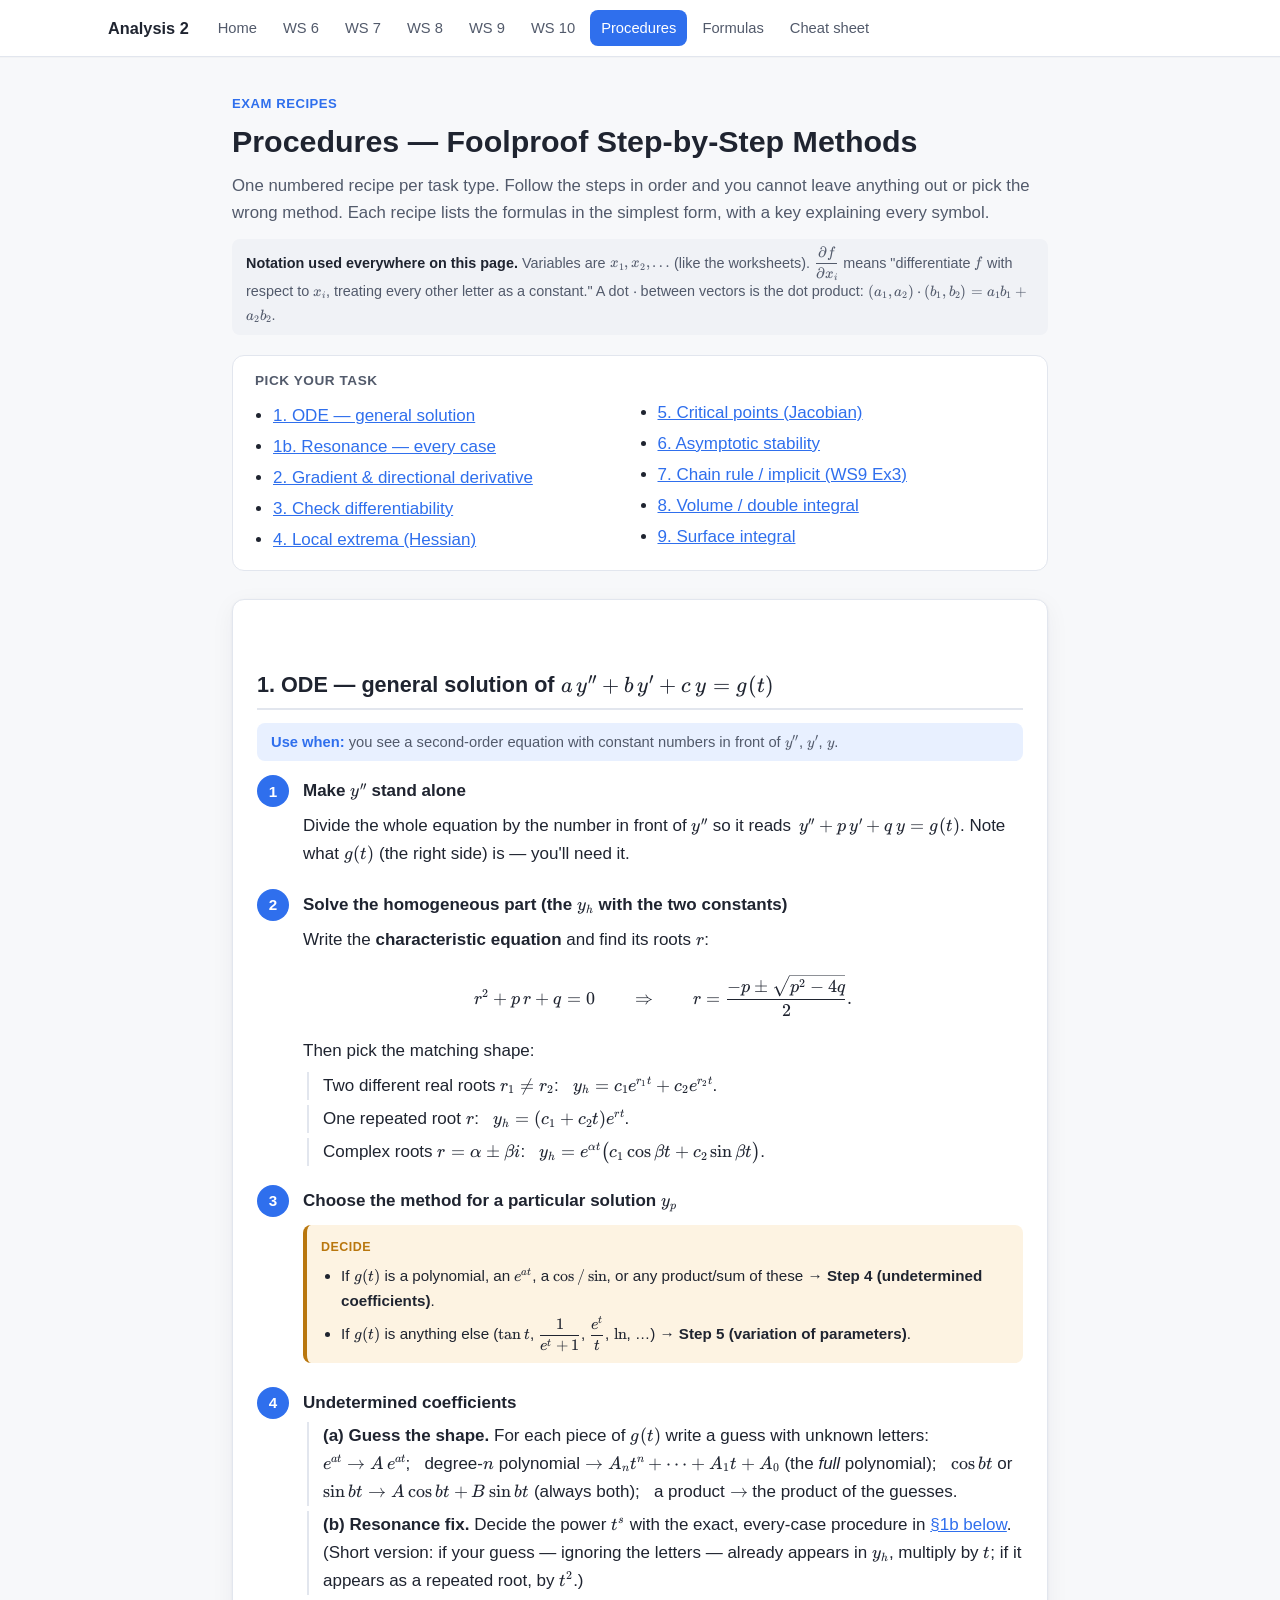
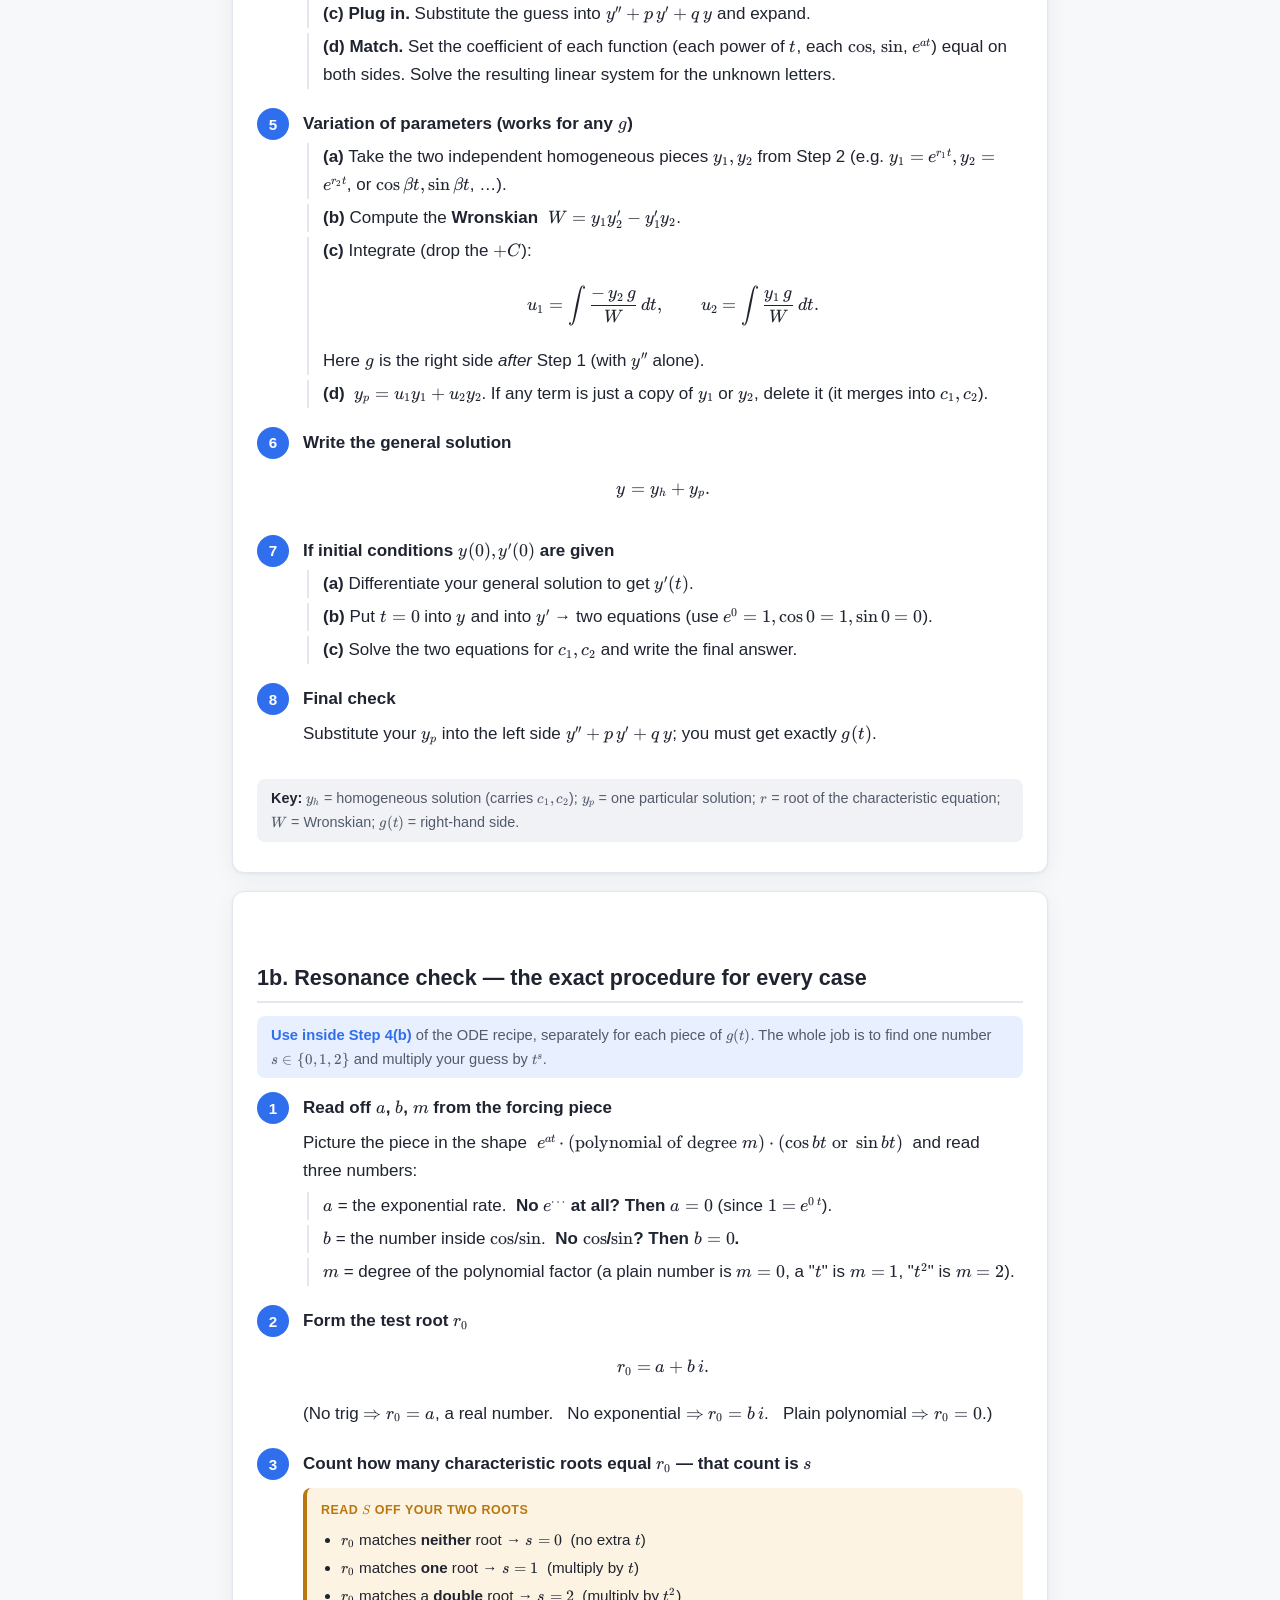
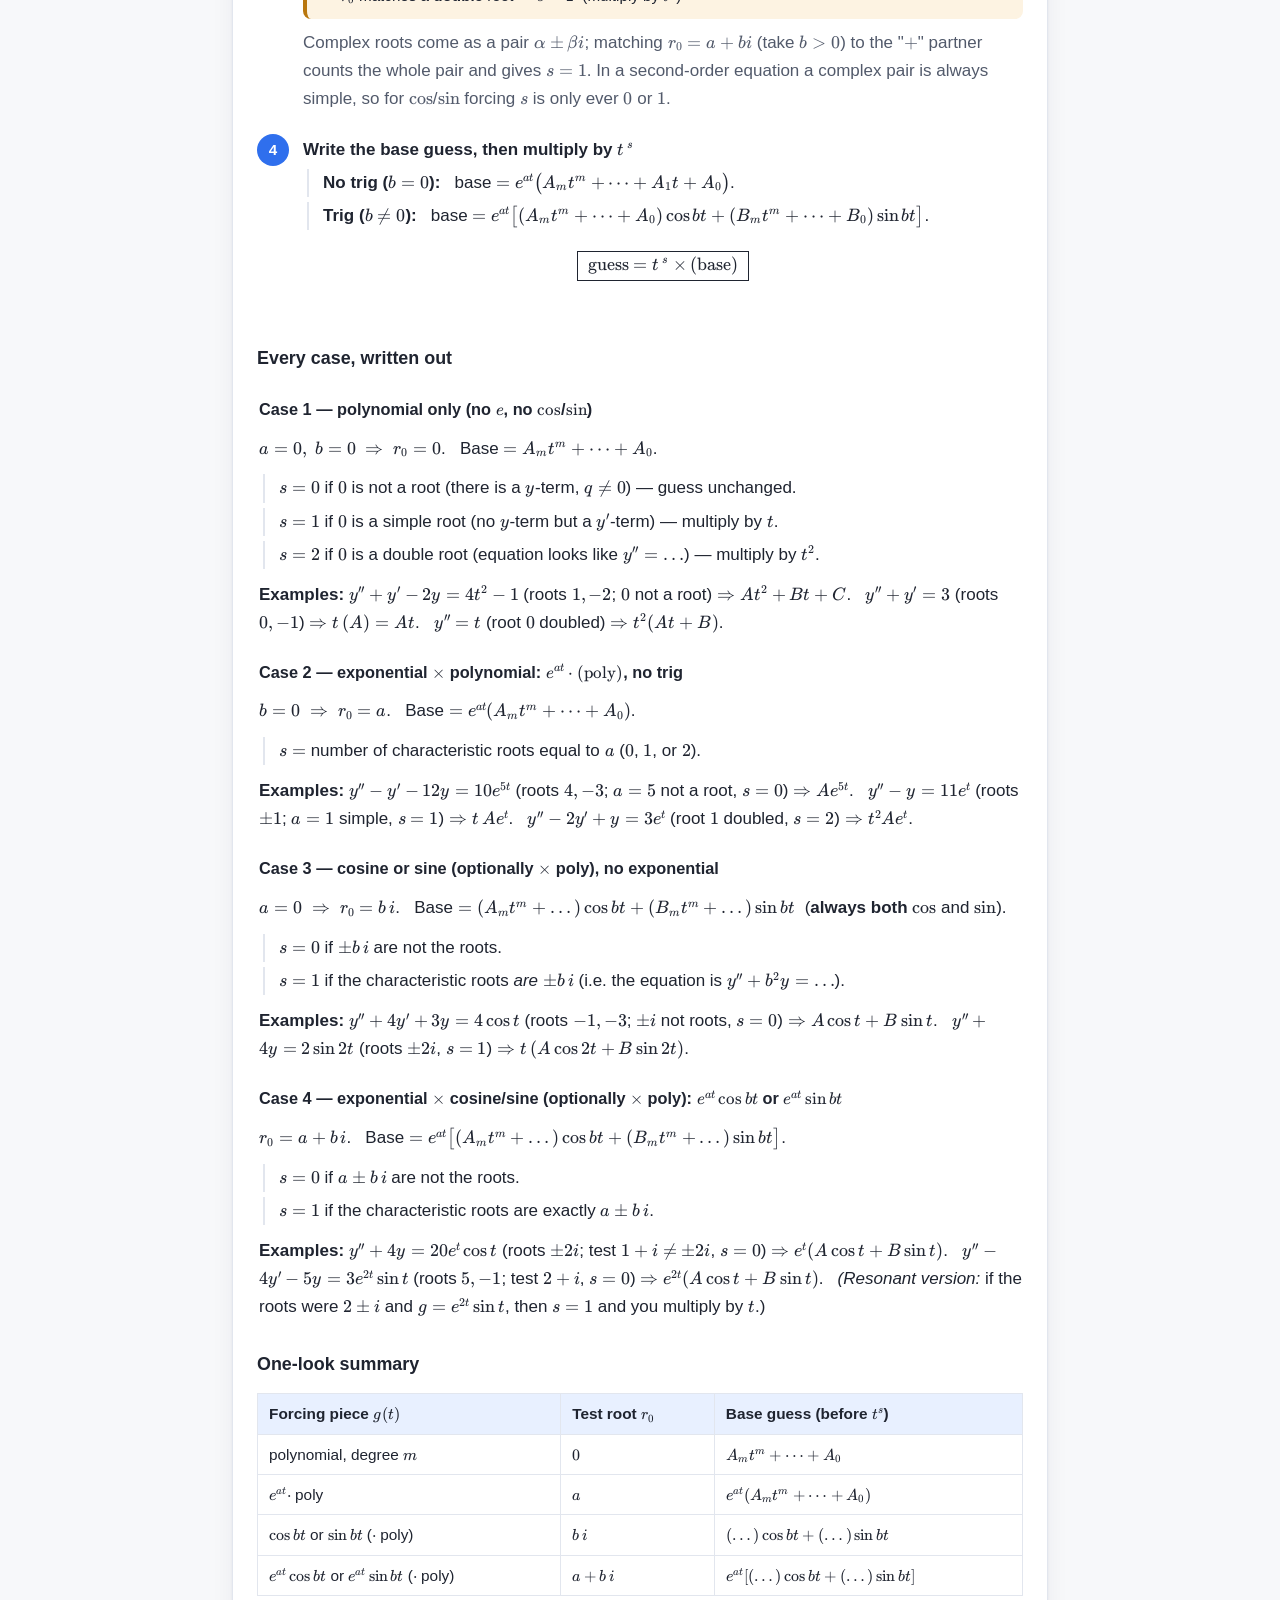
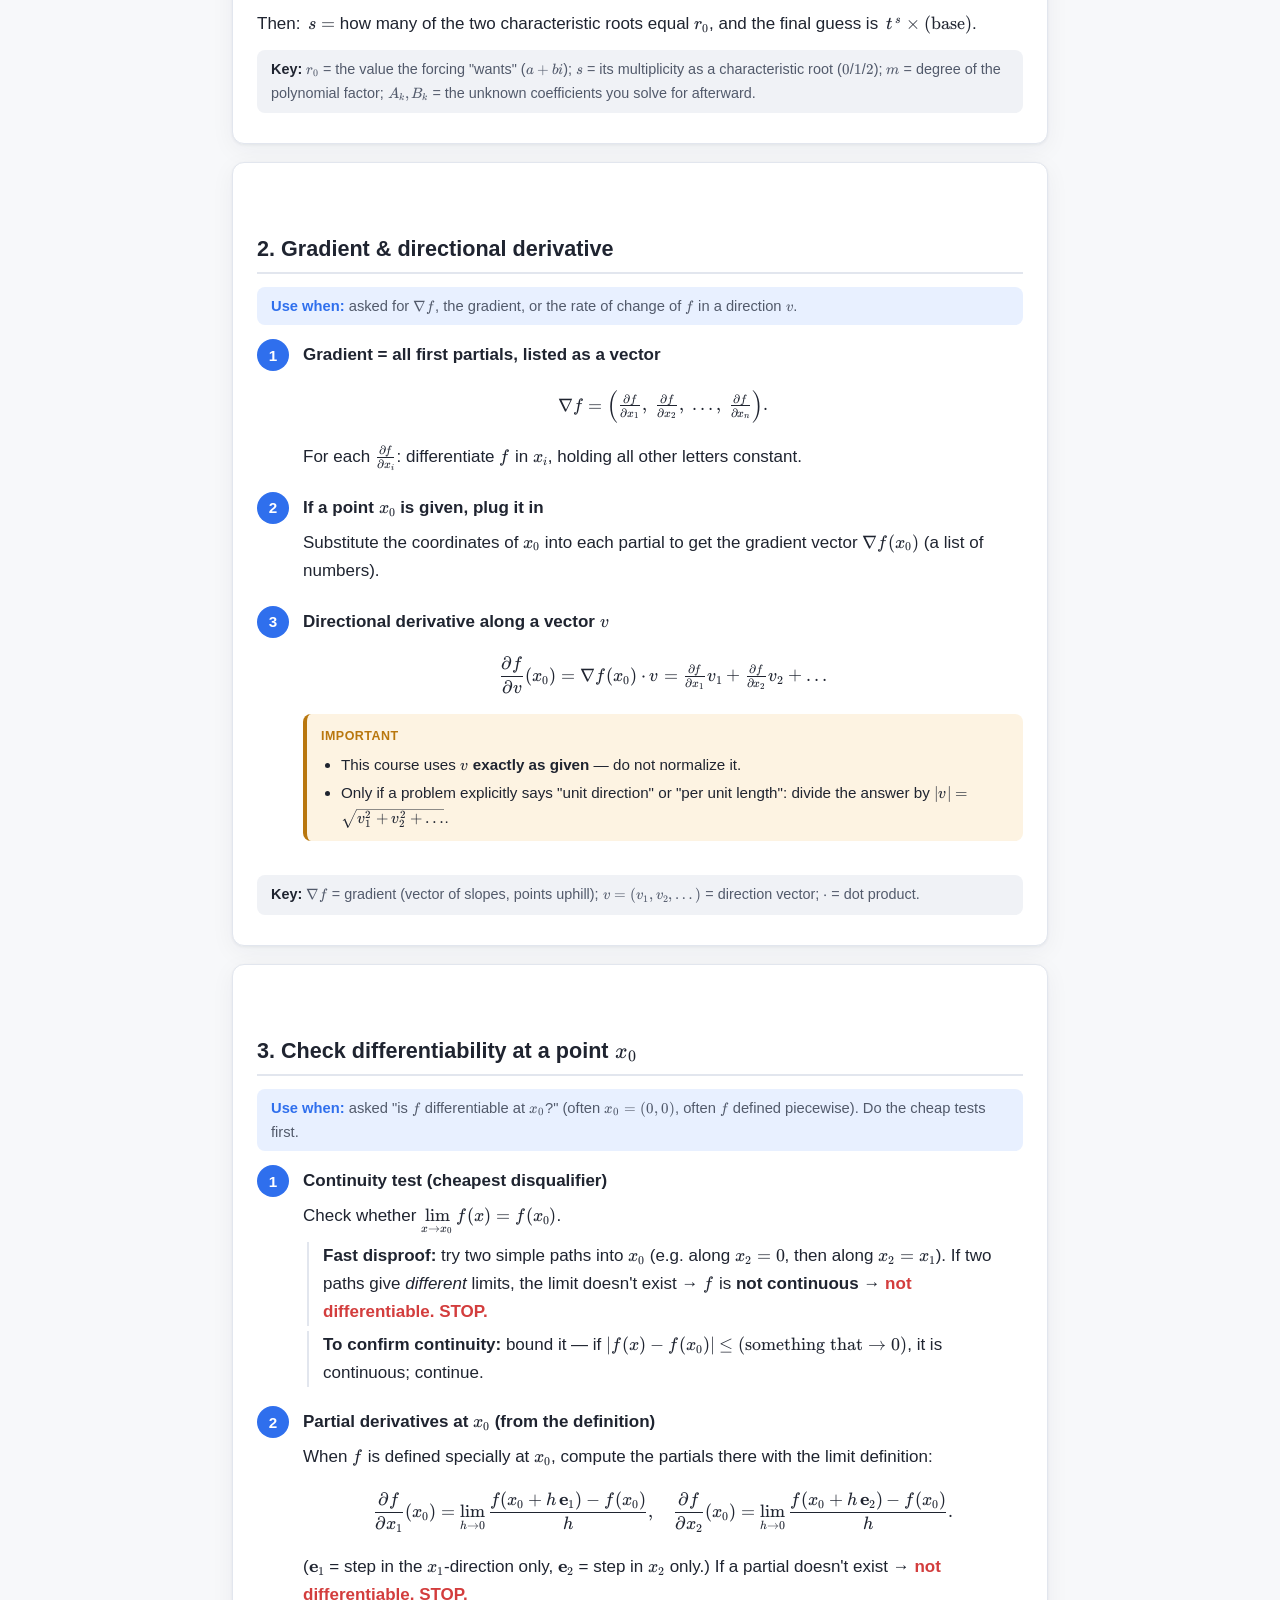
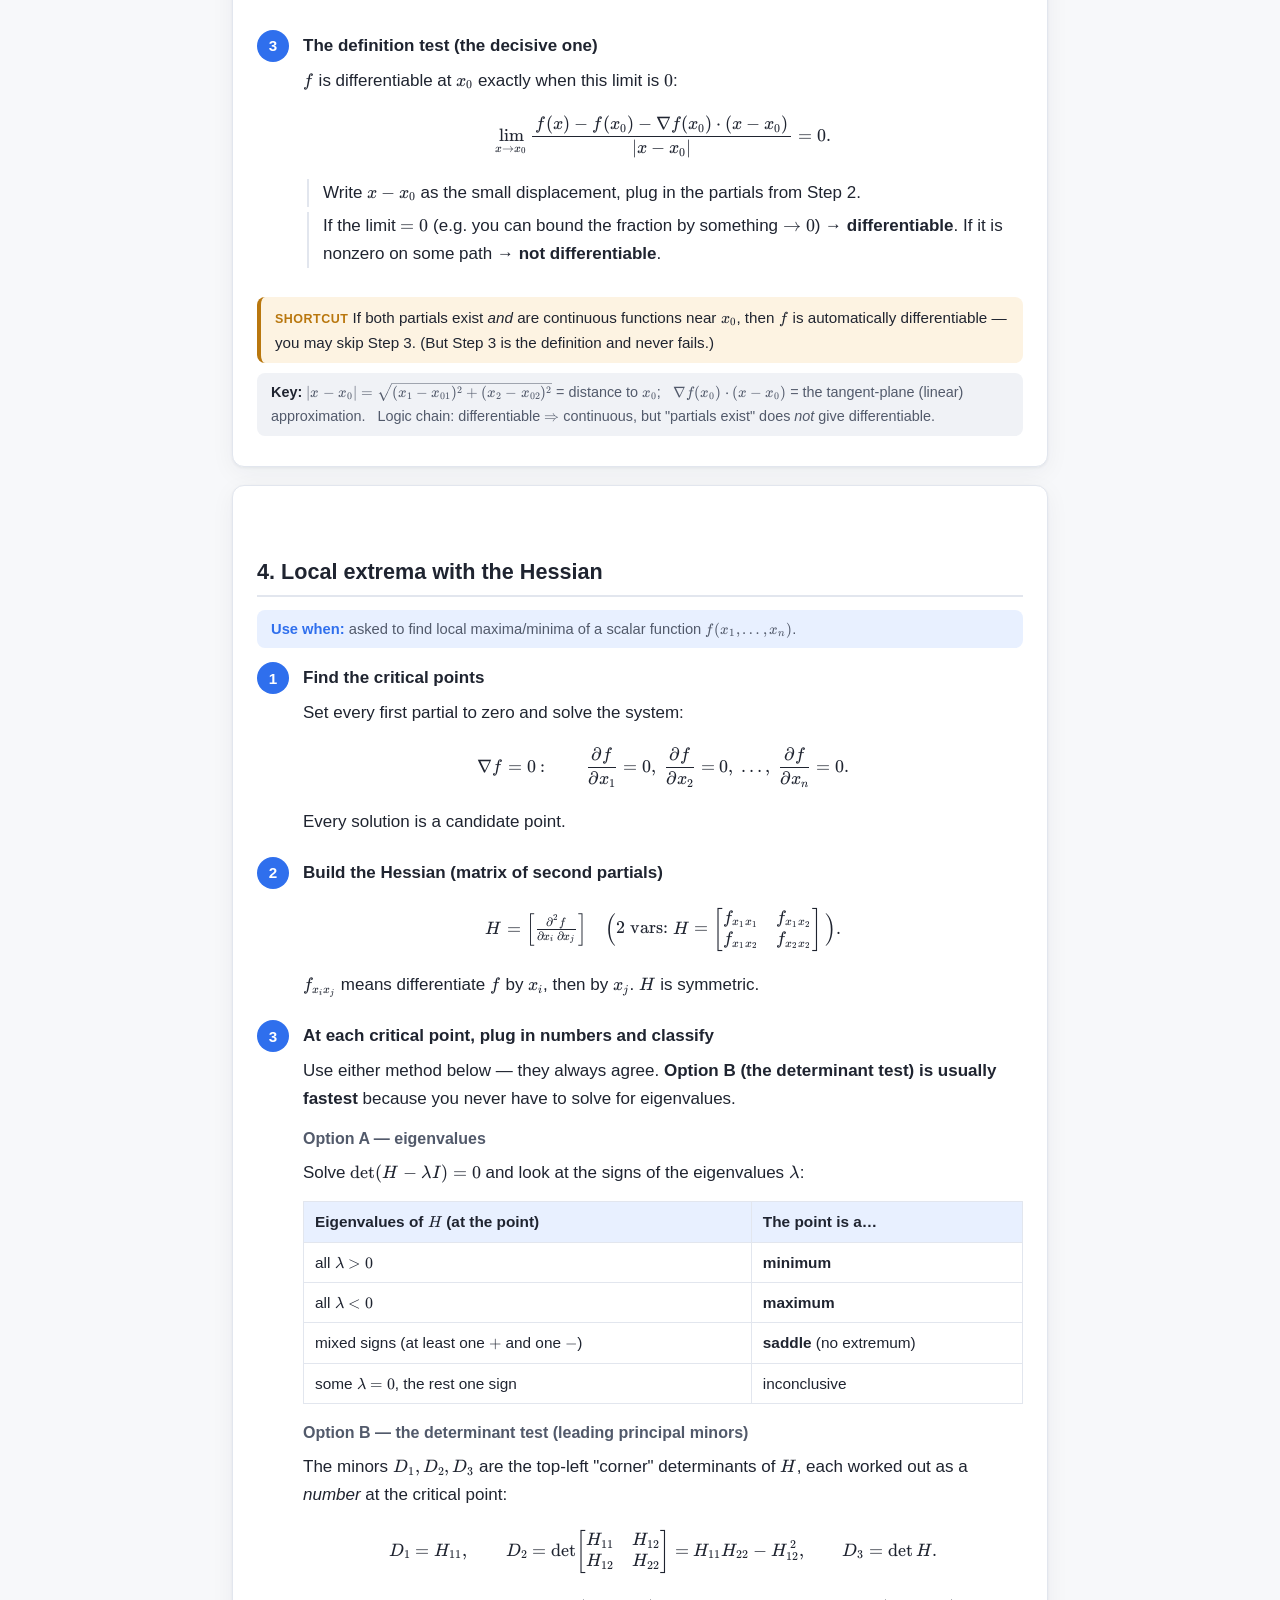
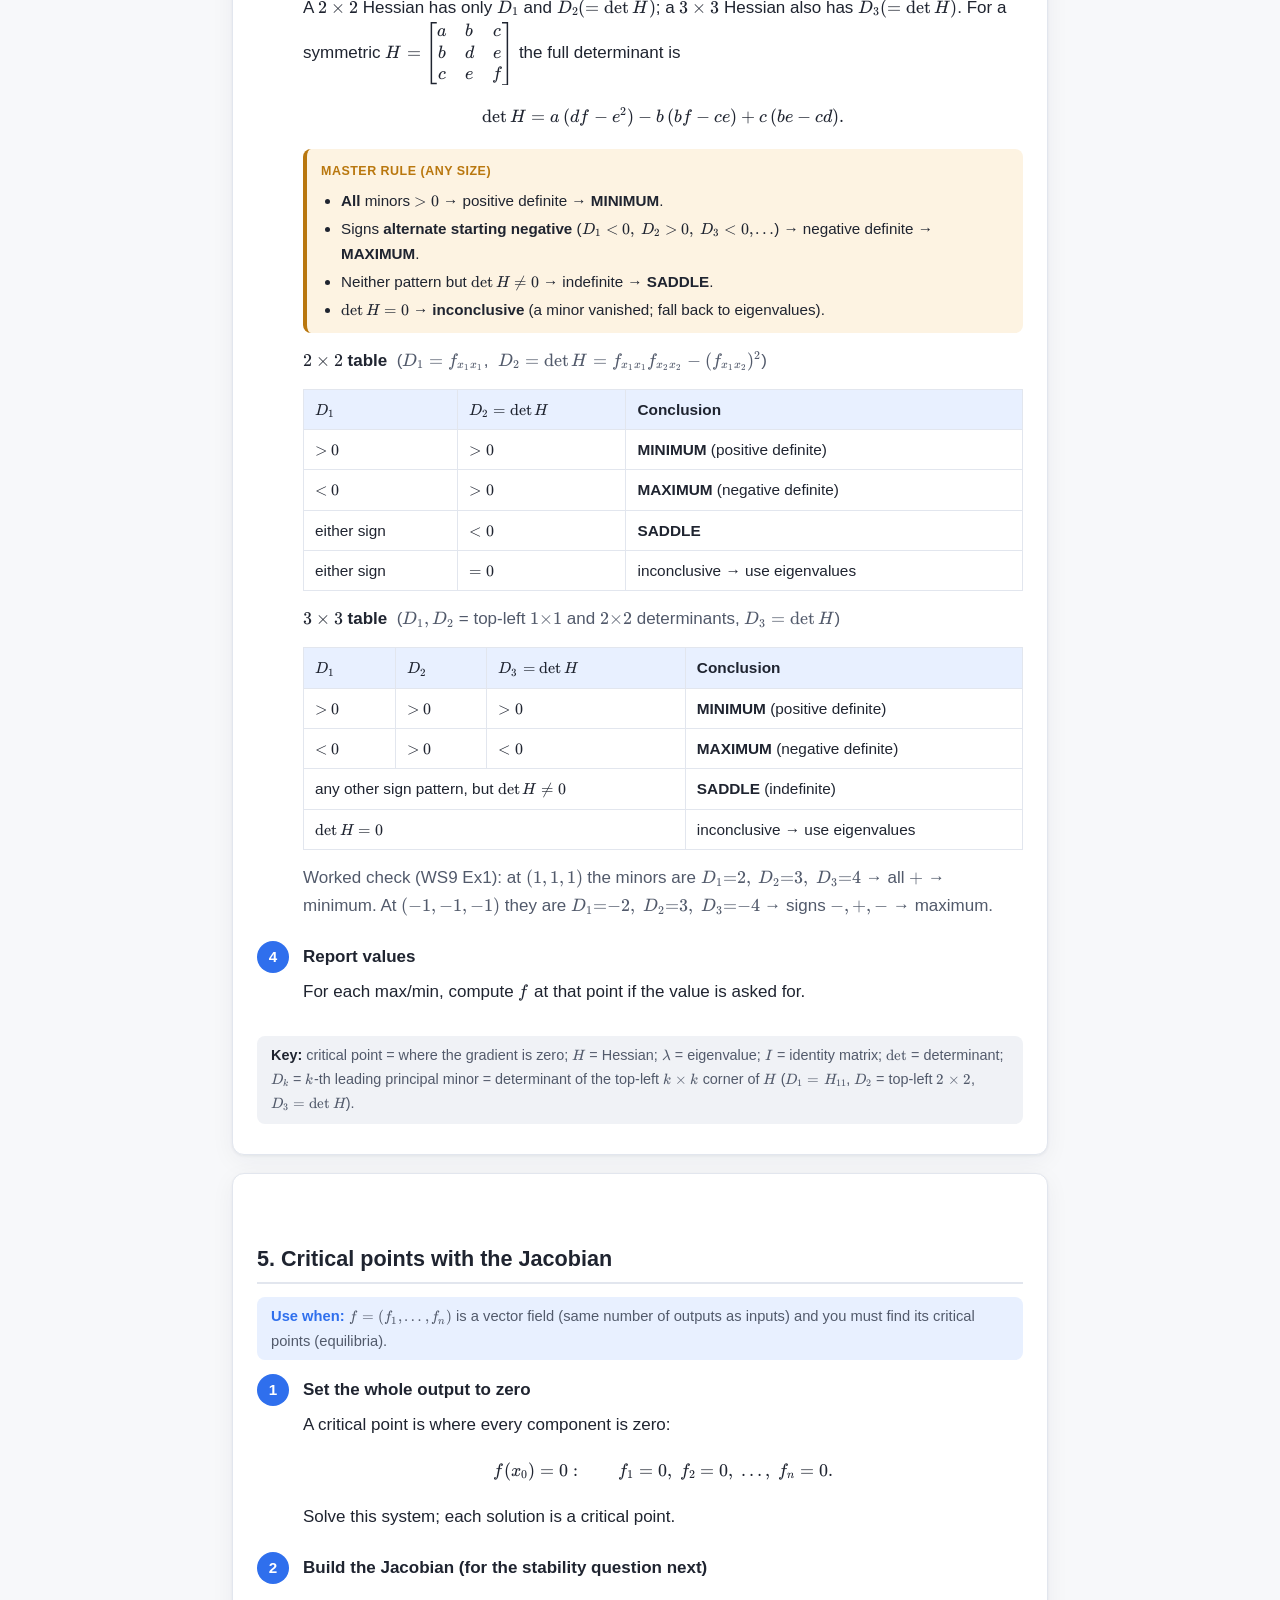
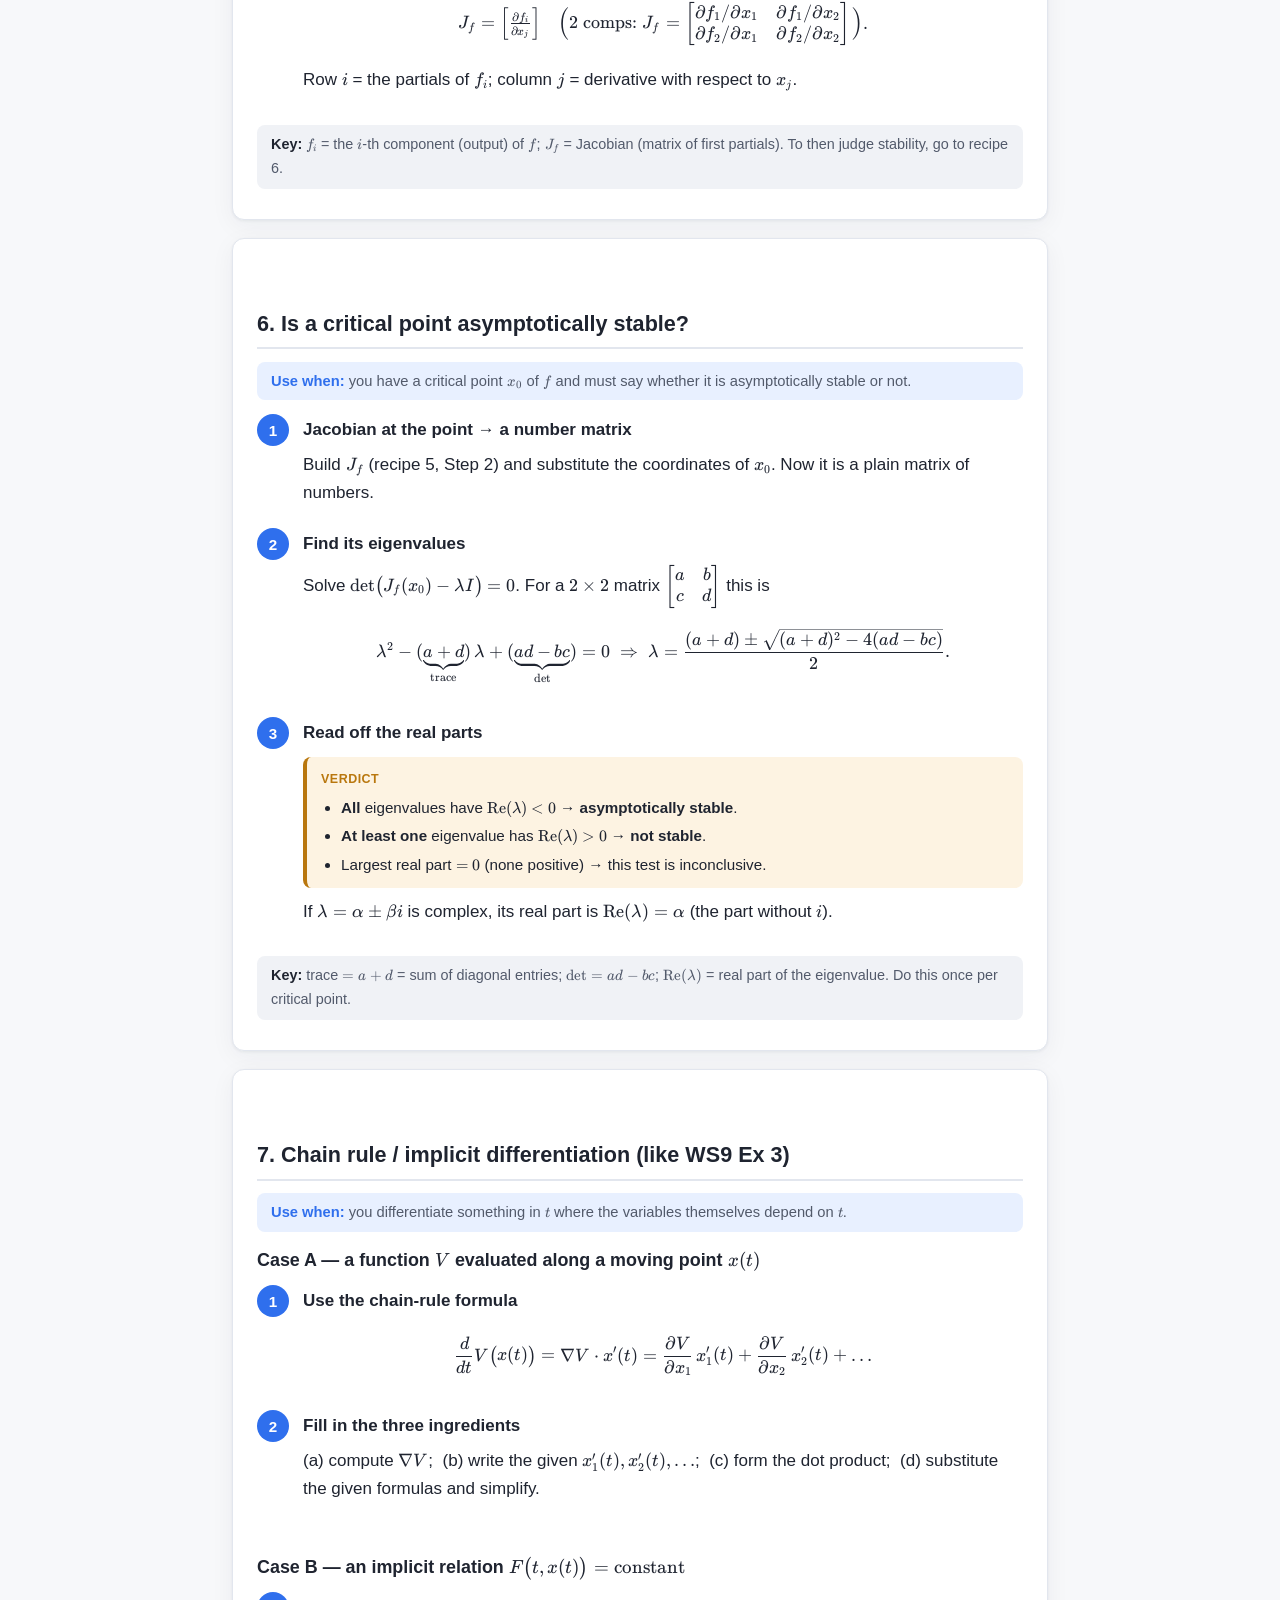
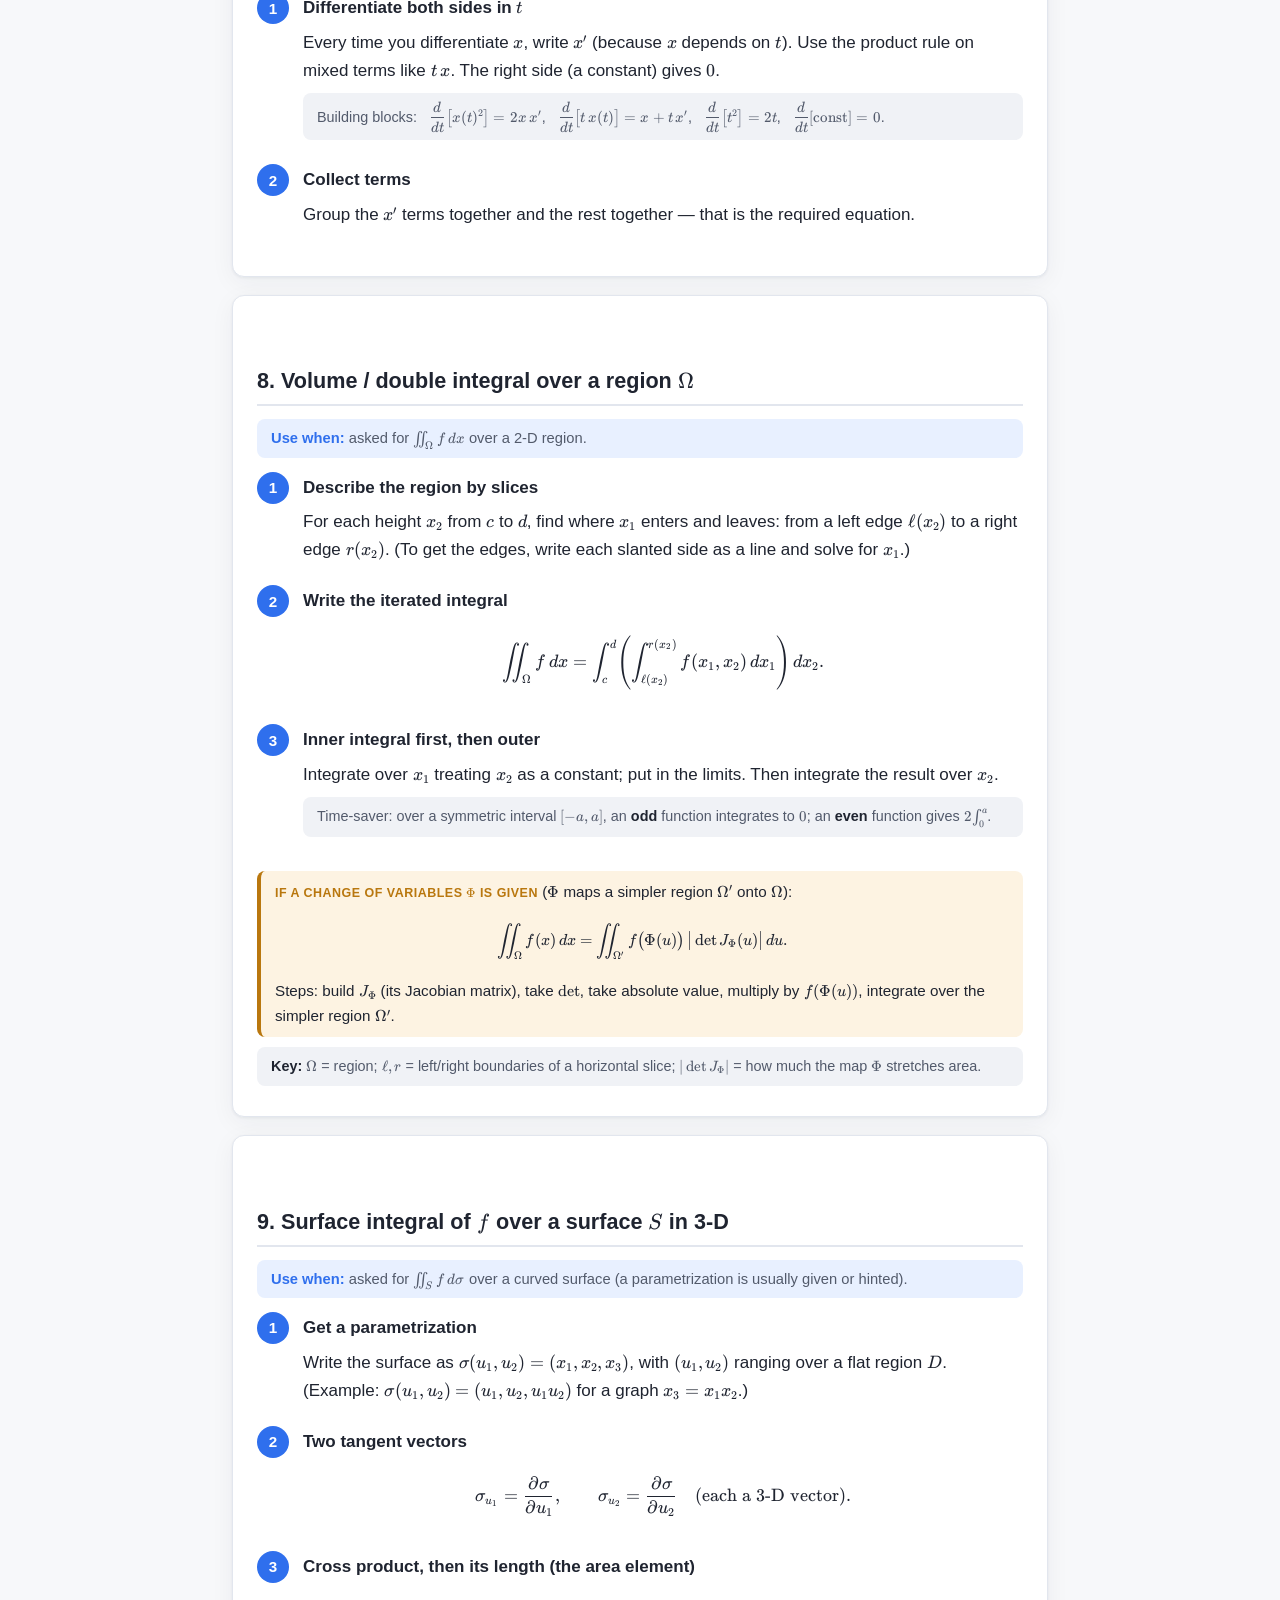
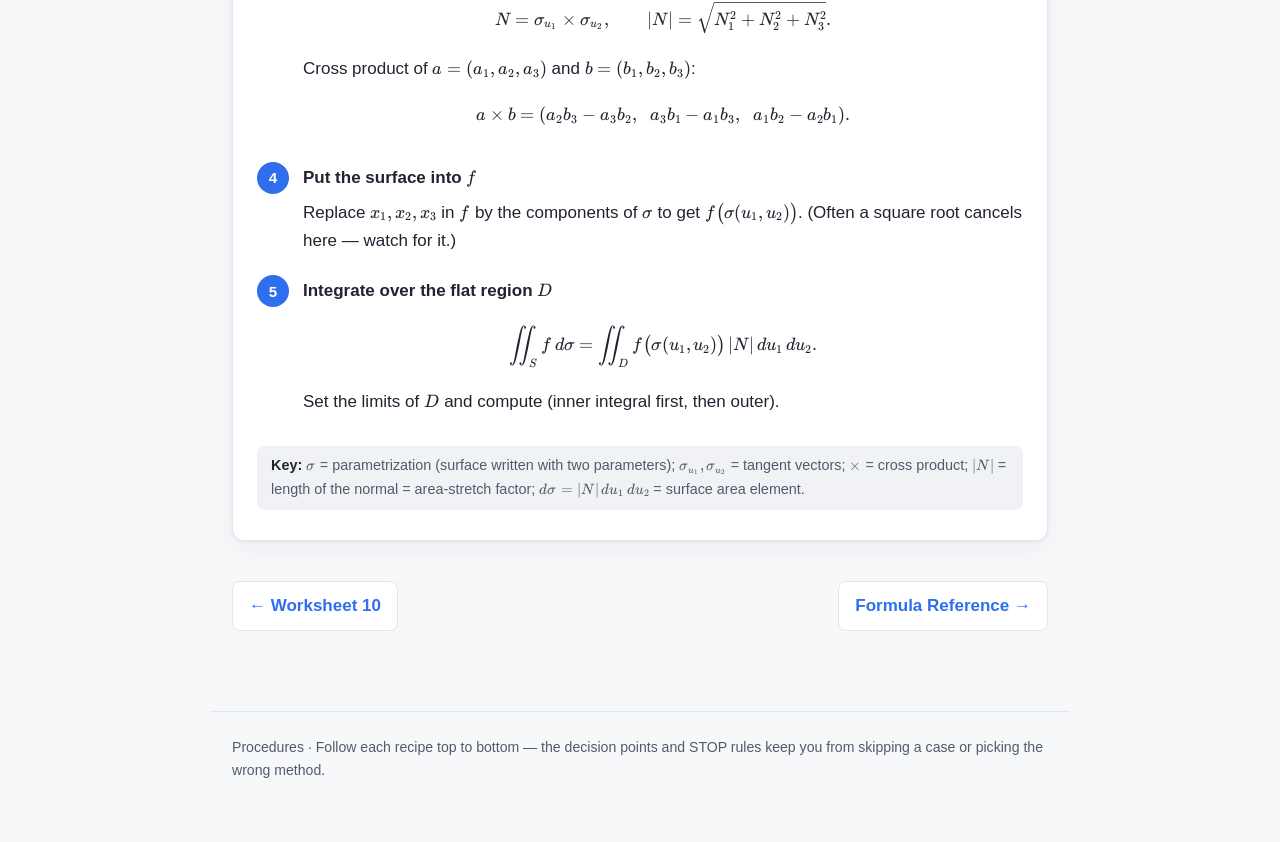
<file: procedures.html>
<!DOCTYPE html>
<html lang="en">
<head>
<meta charset="UTF-8">
<meta name="viewport" content="width=device-width, initial-scale=1.0">
<title>Procedures — Step-by-Step Methods</title>
<link rel="stylesheet" href="katex/katex.min.css">
<link rel="stylesheet" href="css/style.css">
<script defer src="katex/katex.min.js"></script>
<script defer src="katex/auto-render.min.js"></script>
<script defer src="js/render.js"></script>
</head>
<body>
<nav class="topnav"><div class="topnav-inner">
  <a class="brand" href="index.html">Analysis 2</a>
  <a class="navlink" href="index.html">Home</a>
  <a class="navlink" href="worksheet6.html">WS 6</a>
  <a class="navlink" href="worksheet7.html">WS 7</a>
  <a class="navlink" href="worksheet8.html">WS 8</a>
  <a class="navlink" href="worksheet9.html">WS 9</a>
  <a class="navlink" href="worksheet10.html">WS 10</a>
  <a class="navlink active" href="procedures.html">Procedures</a>
  <a class="navlink" href="formulas.html">Formulas</a>
  <a class="navlink" href="cheatsheet.html">Cheat sheet</a>
</div></nav>

<div class="wrap">
<div class="page-header">
  <span class="eyebrow">Exam recipes</span>
  <h1>Procedures — Foolproof Step-by-Step Methods</h1>
  <p class="lead">One numbered recipe per task type. Follow the steps in order and you cannot leave anything out or pick the wrong method. Each recipe lists the formulas in the simplest form, with a key explaining every symbol.</p>
</div>

<div class="keybox">
<b>Notation used everywhere on this page.</b> Variables are $x_1,x_2,\dots$ (like the worksheets). $\dfrac{\partial f}{\partial x_i}$ means "differentiate $f$ with respect to $x_i$, treating every other letter as a constant." A dot $\cdot$ between vectors is the dot product: $(a_1,a_2)\cdot(b_1,b_2)=a_1b_1+a_2b_2$.
</div>

<div class="toc">
  <strong>Pick your task</strong>
  <ul>
    <li><a href="#ode">1. ODE — general solution</a></li>
    <li><a href="#resonance">1b. Resonance — every case</a></li>
    <li><a href="#grad">2. Gradient &amp; directional derivative</a></li>
    <li><a href="#diff">3. Check differentiability</a></li>
    <li><a href="#hessian">4. Local extrema (Hessian)</a></li>
    <li><a href="#jacobian">5. Critical points (Jacobian)</a></li>
    <li><a href="#stability">6. Asymptotic stability</a></li>
    <li><a href="#chain">7. Chain rule / implicit (WS9 Ex3)</a></li>
    <li><a href="#double">8. Volume / double integral</a></li>
    <li><a href="#surface">9. Surface integral</a></li>
  </ul>
</div>

<!-- ============ 1. ODE ============ -->
<div class="card">
<h2 id="ode">1. ODE — general solution of $a\,y''+b\,y'+c\,y=g(t)$</h2>
<div class="proc-when"><b>Use when:</b> you see a second-order equation with constant numbers in front of $y''$, $y'$, $y$.</div>

<div class="proc">
<div class="proc-step"><span class="st-title">Make $y''$ stand alone</span>
<p>Divide the whole equation by the number in front of $y''$ so it reads $\,y''+p\,y'+q\,y=g(t)$. Note what $g(t)$ (the right side) is — you'll need it.</p></div>

<div class="proc-step"><span class="st-title">Solve the homogeneous part (the $y_h$ with the two constants)</span>
<p>Write the <strong>characteristic equation</strong> and find its roots $r$:</p>
<div class="formula-line">$$ r^2 + p\,r + q = 0 \qquad\Rightarrow\qquad r=\frac{-p\pm\sqrt{p^2-4q}}{2}. $$</div>
<p>Then pick the matching shape:</p>
<div class="proc-substep">Two different real roots $r_1\neq r_2$: &nbsp; $y_h=c_1e^{r_1 t}+c_2e^{r_2 t}$.</div>
<div class="proc-substep">One repeated root $r$: &nbsp; $y_h=(c_1+c_2 t)e^{r t}$.</div>
<div class="proc-substep">Complex roots $r=\alpha\pm\beta i$: &nbsp; $y_h=e^{\alpha t}\big(c_1\cos\beta t+c_2\sin\beta t\big)$.</div>
</div>

<div class="proc-step"><span class="st-title">Choose the method for a particular solution $y_p$</span>
<div class="decision"><span class="d-h">Decide</span>
<ul>
<li>If $g(t)$ is a polynomial, an $e^{at}$, a $\cos/\sin$, or any product/sum of these → <b>Step 4 (undetermined coefficients)</b>.</li>
<li>If $g(t)$ is anything else ($\tan t$, $\dfrac{1}{e^t+1}$, $\dfrac{e^t}{t}$, $\ln$, …) → <b>Step 5 (variation of parameters)</b>.</li>
</ul></div>
</div>

<div class="proc-step"><span class="st-title">Undetermined coefficients</span>
<div class="proc-substep"><b>(a) Guess the shape.</b> For each piece of $g(t)$ write a guess with unknown letters:
<br>$e^{at}\to A\,e^{at}$; &nbsp; degree-$n$ polynomial $\to A_nt^n+\dots+A_1t+A_0$ (the <em>full</em> polynomial); &nbsp; $\cos bt$ or $\sin bt\to A\cos bt+B\sin bt$ (always both); &nbsp; a product $\to$ the product of the guesses.</div>
<div class="proc-substep"><b>(b) Resonance fix.</b> Decide the power $t^s$ with the exact, every-case procedure in <a href="#resonance">§1b below</a>. (Short version: if your guess — ignoring the letters — already appears in $y_h$, multiply by $t$; if it appears as a repeated root, by $t^2$.)</div>
<div class="proc-substep"><b>(c) Plug in.</b> Substitute the guess into $y''+p\,y'+q\,y$ and expand.</div>
<div class="proc-substep"><b>(d) Match.</b> Set the coefficient of each function (each power of $t$, each $\cos$, $\sin$, $e^{at}$) equal on both sides. Solve the resulting linear system for the unknown letters.</div>
</div>

<div class="proc-step"><span class="st-title">Variation of parameters (works for any $g$)</span>
<div class="proc-substep"><b>(a)</b> Take the two independent homogeneous pieces $y_1,y_2$ from Step 2 (e.g. $y_1=e^{r_1t},y_2=e^{r_2t}$, or $\cos\beta t,\sin\beta t$, …).</div>
<div class="proc-substep"><b>(b)</b> Compute the <strong>Wronskian</strong> $\;W=y_1y_2'-y_1'y_2$.</div>
<div class="proc-substep"><b>(c)</b> Integrate (drop the $+C$):
$$ u_1=\int\frac{-\,y_2\,g}{W}\,dt,\qquad u_2=\int\frac{y_1\,g}{W}\,dt. $$
Here $g$ is the right side <em>after</em> Step 1 (with $y''$ alone).</div>
<div class="proc-substep"><b>(d)</b> $\;y_p=u_1y_1+u_2y_2$. If any term is just a copy of $y_1$ or $y_2$, delete it (it merges into $c_1,c_2$).</div>
</div>

<div class="proc-step"><span class="st-title">Write the general solution</span>
<div class="formula-line">$$ y=y_h+y_p. $$</div></div>

<div class="proc-step"><span class="st-title">If initial conditions $y(0),y'(0)$ are given</span>
<div class="proc-substep"><b>(a)</b> Differentiate your general solution to get $y'(t)$.</div>
<div class="proc-substep"><b>(b)</b> Put $t=0$ into $y$ and into $y'$ → two equations (use $e^0=1,\cos0=1,\sin0=0$).</div>
<div class="proc-substep"><b>(c)</b> Solve the two equations for $c_1,c_2$ and write the final answer.</div>
</div>

<div class="proc-step"><span class="st-title">Final check</span>
<p>Substitute your $y_p$ into the left side $y''+p\,y'+q\,y$; you must get exactly $g(t)$.</p></div>
</div>
<div class="keybox"><b>Key:</b> $y_h$ = homogeneous solution (carries $c_1,c_2$); $y_p$ = one particular solution; $r$ = root of the characteristic equation; $W$ = Wronskian; $g(t)$ = right-hand side.</div>
</div>

<!-- ============ 1b. RESONANCE ============ -->
<div class="card">
<h2 id="resonance">1b. Resonance check — the exact procedure for every case</h2>
<div class="proc-when"><b>Use inside Step 4(b)</b> of the ODE recipe, separately for each piece of $g(t)$. The whole job is to find one number $s\in\{0,1,2\}$ and multiply your guess by $t^s$.</div>

<div class="proc">
<div class="proc-step"><span class="st-title">Read off $a$, $b$, $m$ from the forcing piece</span>
<p>Picture the piece in the shape $\;e^{at}\cdot(\text{polynomial of degree }m)\cdot(\cos bt\ \text{or}\ \sin bt)\;$ and read three numbers:</p>
<div class="proc-substep">$a$ = the exponential rate. &nbsp;<b>No $e^{\cdots}$ at all? Then $a=0$</b> (since $1=e^{0\,t}$).</div>
<div class="proc-substep">$b$ = the number inside $\cos$/$\sin$. &nbsp;<b>No $\cos$/$\sin$? Then $b=0$.</b></div>
<div class="proc-substep">$m$ = degree of the polynomial factor (a plain number is $m=0$, a "$t$" is $m=1$, "$t^2$" is $m=2$).</div>
</div>

<div class="proc-step"><span class="st-title">Form the test root $r_0$</span>
<div class="formula-line">$$ r_0 = a + b\,i. $$</div>
<p>(No trig $\Rightarrow r_0=a$, a real number. &nbsp; No exponential $\Rightarrow r_0=b\,i$. &nbsp; Plain polynomial $\Rightarrow r_0=0$.)</p>
</div>

<div class="proc-step"><span class="st-title">Count how many characteristic roots equal $r_0$ — that count is $s$</span>
<div class="decision"><span class="d-h">Read $s$ off your two roots</span>
<ul>
<li>$r_0$ matches <b>neither</b> root → $s=0$ &nbsp;(no extra $t$)</li>
<li>$r_0$ matches <b>one</b> root → $s=1$ &nbsp;(multiply by $t$)</li>
<li>$r_0$ matches a <b>double</b> root → $s=2$ &nbsp;(multiply by $t^2$)</li>
</ul></div>
<p class="muted">Complex roots come as a pair $\alpha\pm\beta i$; matching $r_0=a+bi$ (take $b\gt0$) to the "$+$" partner counts the whole pair and gives $s=1$. In a second-order equation a complex pair is always simple, so for $\cos$/$\sin$ forcing $s$ is only ever $0$ or $1$.</p>
</div>

<div class="proc-step"><span class="st-title">Write the base guess, then multiply by $t^{\,s}$</span>
<div class="proc-substep"><b>No trig ($b=0$):</b> &nbsp; base $=e^{at}\big(A_m t^m+\dots+A_1 t+A_0\big)$.</div>
<div class="proc-substep"><b>Trig ($b\neq0$):</b> &nbsp; base $=e^{at}\big[(A_m t^m+\dots+A_0)\cos bt+(B_m t^m+\dots+B_0)\sin bt\big]$.</div>
<div class="formula-line">$$ \boxed{\ \text{guess}=t^{\,s}\times(\text{base})\ } $$</div>
</div>
</div>

<h3>Every case, written out</h3>

<div class="subpart">
<p class="subpart-head">Case 1 — polynomial only (no $e$, no $\cos$/$\sin$)</p>
<p>$a=0,\ b=0\ \Rightarrow\ r_0=0$. &nbsp; Base $=A_m t^m+\dots+A_0$.</p>
<div class="proc-substep">$s=0$ if $0$ is not a root (there is a $y$-term, $q\neq0$) — guess unchanged.</div>
<div class="proc-substep">$s=1$ if $0$ is a simple root (no $y$-term but a $y'$-term) — multiply by $t$.</div>
<div class="proc-substep">$s=2$ if $0$ is a double root (equation looks like $y''=\dots$) — multiply by $t^2$.</div>
<p><b>Examples:</b> $y''+y'-2y=4t^2-1$ (roots $1,-2$; $0$ not a root) $\Rightarrow A t^2+Bt+C$. &nbsp; $y''+y'=3$ (roots $0,-1$) $\Rightarrow t\,(A)=A t$. &nbsp; $y''=t$ (root $0$ doubled) $\Rightarrow t^2(At+B)$.</p>
</div>

<div class="subpart">
<p class="subpart-head">Case 2 — exponential $\times$ polynomial: $e^{at}\cdot(\text{poly})$, no trig</p>
<p>$b=0\ \Rightarrow\ r_0=a$. &nbsp; Base $=e^{at}(A_m t^m+\dots+A_0)$.</p>
<div class="proc-substep">$s=$ number of characteristic roots equal to $a$ ($0$, $1$, or $2$).</div>
<p><b>Examples:</b> $y''-y'-12y=10e^{5t}$ (roots $4,-3$; $a=5$ not a root, $s=0$) $\Rightarrow A e^{5t}$. &nbsp; $y''-y=11e^{t}$ (roots $\pm1$; $a=1$ simple, $s=1$) $\Rightarrow t\,A e^{t}$. &nbsp; $y''-2y'+y=3e^{t}$ (root $1$ doubled, $s=2$) $\Rightarrow t^2 A e^{t}$.</p>
</div>

<div class="subpart">
<p class="subpart-head">Case 3 — cosine or sine (optionally $\times$ poly), no exponential</p>
<p>$a=0\ \Rightarrow\ r_0=b\,i$. &nbsp; Base $=(A_m t^m+\dots)\cos bt+(B_m t^m+\dots)\sin bt$ &nbsp;(<b>always both</b> $\cos$ and $\sin$).</p>
<div class="proc-substep">$s=0$ if $\pm b\,i$ are not the roots.</div>
<div class="proc-substep">$s=1$ if the characteristic roots <em>are</em> $\pm b\,i$ (i.e. the equation is $y''+b^2y=\dots$).</div>
<p><b>Examples:</b> $y''+4y'+3y=4\cos t$ (roots $-1,-3$; $\pm i$ not roots, $s=0$) $\Rightarrow A\cos t+B\sin t$. &nbsp; $y''+4y=2\sin 2t$ (roots $\pm2i$, $s=1$) $\Rightarrow t\,(A\cos 2t+B\sin 2t)$.</p>
</div>

<div class="subpart">
<p class="subpart-head">Case 4 — exponential $\times$ cosine/sine (optionally $\times$ poly): $e^{at}\cos bt$ or $e^{at}\sin bt$</p>
<p>$r_0=a+b\,i$. &nbsp; Base $=e^{at}\big[(A_m t^m+\dots)\cos bt+(B_m t^m+\dots)\sin bt\big]$.</p>
<div class="proc-substep">$s=0$ if $a\pm b\,i$ are not the roots.</div>
<div class="proc-substep">$s=1$ if the characteristic roots are exactly $a\pm b\,i$.</div>
<p><b>Examples:</b> $y''+4y=20e^{t}\cos t$ (roots $\pm2i$; test $1+i\neq\pm2i$, $s=0$) $\Rightarrow e^{t}(A\cos t+B\sin t)$. &nbsp; $y''-4y'-5y=3e^{2t}\sin t$ (roots $5,-1$; test $2+i$, $s=0$) $\Rightarrow e^{2t}(A\cos t+B\sin t)$. &nbsp; <em>(Resonant version:</em> if the roots were $2\pm i$ and $g=e^{2t}\sin t$, then $s=1$ and you multiply by $t$.)</p>
</div>

<h3>One-look summary</h3>
<table>
<tr><th>Forcing piece $g(t)$</th><th>Test root $r_0$</th><th>Base guess (before $t^s$)</th></tr>
<tr><td>polynomial, degree $m$</td><td>$0$</td><td>$A_m t^m+\dots+A_0$</td></tr>
<tr><td>$e^{at}\cdot$ poly</td><td>$a$</td><td>$e^{at}(A_m t^m+\dots+A_0)$</td></tr>
<tr><td>$\cos bt$ or $\sin bt$ ($\cdot$ poly)</td><td>$b\,i$</td><td>$(\dots)\cos bt+(\dots)\sin bt$</td></tr>
<tr><td>$e^{at}\cos bt$ or $e^{at}\sin bt$ ($\cdot$ poly)</td><td>$a+b\,i$</td><td>$e^{at}[(\dots)\cos bt+(\dots)\sin bt]$</td></tr>
</table>
<p>Then: $\,s=$ how many of the two characteristic roots equal $r_0$, and the final guess is $\,t^{\,s}\times(\text{base})$.</p>
<div class="keybox"><b>Key:</b> $r_0$ = the value the forcing "wants" ($a+bi$); $s$ = its multiplicity as a characteristic root ($0$/$1$/$2$); $m$ = degree of the polynomial factor; $A_k,B_k$ = the unknown coefficients you solve for afterward.</div>
</div>

<!-- ============ 2. GRADIENT ============ -->
<div class="card">
<h2 id="grad">2. Gradient &amp; directional derivative</h2>
<div class="proc-when"><b>Use when:</b> asked for $\nabla f$, the gradient, or the rate of change of $f$ in a direction $v$.</div>
<div class="proc">
<div class="proc-step"><span class="st-title">Gradient = all first partials, listed as a vector</span>
<div class="formula-line">$$ \nabla f=\Big(\tfrac{\partial f}{\partial x_1},\ \tfrac{\partial f}{\partial x_2},\ \dots,\ \tfrac{\partial f}{\partial x_n}\Big). $$</div>
<p>For each $\tfrac{\partial f}{\partial x_i}$: differentiate $f$ in $x_i$, holding all other letters constant.</p></div>

<div class="proc-step"><span class="st-title">If a point $x_0$ is given, plug it in</span>
<p>Substitute the coordinates of $x_0$ into each partial to get the gradient vector $\nabla f(x_0)$ (a list of numbers).</p></div>

<div class="proc-step"><span class="st-title">Directional derivative along a vector $v$</span>
<div class="formula-line">$$ \frac{\partial f}{\partial v}(x_0)=\nabla f(x_0)\cdot v=\tfrac{\partial f}{\partial x_1}v_1+\tfrac{\partial f}{\partial x_2}v_2+\dots $$</div>
<div class="decision"><span class="d-h">Important</span>
<ul>
<li>This course uses $v$ <b>exactly as given</b> — do not normalize it.</li>
<li>Only if a problem explicitly says "unit direction" or "per unit length": divide the answer by $|v|=\sqrt{v_1^2+v_2^2+\dots}$.</li>
</ul></div></div>
</div>
<div class="keybox"><b>Key:</b> $\nabla f$ = gradient (vector of slopes, points uphill); $v=(v_1,v_2,\dots)$ = direction vector; $\cdot$ = dot product.</div>
</div>

<!-- ============ 3. DIFFERENTIABILITY ============ -->
<div class="card">
<h2 id="diff">3. Check differentiability at a point $x_0$</h2>
<div class="proc-when"><b>Use when:</b> asked "is $f$ differentiable at $x_0$?" (often $x_0=(0,0)$, often $f$ defined piecewise). Do the cheap tests first.</div>
<div class="proc">
<div class="proc-step"><span class="st-title">Continuity test (cheapest disqualifier)</span>
<p>Check whether $\displaystyle\lim_{x\to x_0}f(x)=f(x_0)$.</p>
<div class="proc-substep"><b>Fast disproof:</b> try two simple paths into $x_0$ (e.g. along $x_2=0$, then along $x_2=x_1$). If two paths give <em>different</em> limits, the limit doesn't exist → $f$ is <b>not continuous</b> → <span class="stop">not differentiable. STOP.</span></div>
<div class="proc-substep"><b>To confirm continuity:</b> bound it — if $|f(x)-f(x_0)|\le(\text{something that}\to0)$, it is continuous; continue.</div>
</div>

<div class="proc-step"><span class="st-title">Partial derivatives at $x_0$ (from the definition)</span>
<p>When $f$ is defined specially at $x_0$, compute the partials there with the limit definition:</p>
<div class="formula-line">$$ \frac{\partial f}{\partial x_1}(x_0)=\lim_{h\to0}\frac{f(x_0+h\,\mathbf e_1)-f(x_0)}{h},\quad \frac{\partial f}{\partial x_2}(x_0)=\lim_{h\to0}\frac{f(x_0+h\,\mathbf e_2)-f(x_0)}{h}. $$</div>
<p>($\mathbf e_1$ = step in the $x_1$-direction only, $\mathbf e_2$ = step in $x_2$ only.) If a partial doesn't exist → <span class="stop">not differentiable. STOP.</span></p></div>

<div class="proc-step"><span class="st-title">The definition test (the decisive one)</span>
<p>$f$ is differentiable at $x_0$ exactly when this limit is $0$:</p>
<div class="formula-line">$$ \lim_{x\to x_0}\frac{\,f(x)-f(x_0)-\nabla f(x_0)\cdot(x-x_0)\,}{|x-x_0|}=0. $$</div>
<div class="proc-substep">Write $x-x_0$ as the small displacement, plug in the partials from Step 2.</div>
<div class="proc-substep">If the limit $=0$ (e.g. you can bound the fraction by something $\to0$) → <b>differentiable</b>. If it is nonzero on some path → <b>not differentiable</b>.</div>
</div>
</div>
<div class="decision"><span class="d-h">Shortcut</span> If both partials exist <em>and</em> are continuous functions near $x_0$, then $f$ is automatically differentiable — you may skip Step 3. (But Step 3 is the definition and never fails.)</div>
<div class="keybox"><b>Key:</b> $|x-x_0|=\sqrt{(x_1-x_{01})^2+(x_2-x_{02})^2}$ = distance to $x_0$; &nbsp; $\nabla f(x_0)\cdot(x-x_0)$ = the tangent-plane (linear) approximation. &nbsp; Logic chain: differentiable $\Rightarrow$ continuous, but "partials exist" does <em>not</em> give differentiable.</div>
</div>

<!-- ============ 4. HESSIAN ============ -->
<div class="card">
<h2 id="hessian">4. Local extrema with the Hessian</h2>
<div class="proc-when"><b>Use when:</b> asked to find local maxima/minima of a scalar function $f(x_1,\dots,x_n)$.</div>
<div class="proc">
<div class="proc-step"><span class="st-title">Find the critical points</span>
<p>Set every first partial to zero and solve the system:</p>
<div class="formula-line">$$ \nabla f=0:\qquad \frac{\partial f}{\partial x_1}=0,\ \frac{\partial f}{\partial x_2}=0,\ \dots,\ \frac{\partial f}{\partial x_n}=0. $$</div>
<p>Every solution is a candidate point.</p></div>

<div class="proc-step"><span class="st-title">Build the Hessian (matrix of second partials)</span>
<div class="formula-line">$$ H=\Big[\tfrac{\partial^2 f}{\partial x_i\,\partial x_j}\Big]\quad\Big(\text{2 vars: }H=\begin{bmatrix}f_{x_1x_1}&f_{x_1x_2}\\ f_{x_1x_2}&f_{x_2x_2}\end{bmatrix}\Big). $$</div>
<p>$f_{x_ix_j}$ means differentiate $f$ by $x_i$, then by $x_j$. $H$ is symmetric.</p></div>

<div class="proc-step"><span class="st-title">At each critical point, plug in numbers and classify</span>
<p>Use either method below — they always agree. <b>Option B (the determinant test) is usually fastest</b> because you never have to solve for eigenvalues.</p>

<h4 style="margin:.8em 0 .2em">Option A — eigenvalues</h4>
<p>Solve $\det(H-\lambda I)=0$ and look at the signs of the eigenvalues $\lambda$:</p>
<table>
<tr><th>Eigenvalues of $H$ (at the point)</th><th>The point is a…</th></tr>
<tr><td>all $\lambda\gt0$</td><td><b>minimum</b></td></tr>
<tr><td>all $\lambda\lt0$</td><td><b>maximum</b></td></tr>
<tr><td>mixed signs (at least one $+$ and one $-$)</td><td><b>saddle</b> (no extremum)</td></tr>
<tr><td>some $\lambda=0$, the rest one sign</td><td>inconclusive</td></tr>
</table>

<h4 style="margin:1em 0 .2em">Option B — the determinant test (leading principal minors)</h4>
<p>The minors $D_1,D_2,D_3$ are the top-left "corner" determinants of $H$, each worked out as a <em>number</em> at the critical point:</p>
$$ D_1=H_{11},\qquad D_2=\det\!\begin{bmatrix}H_{11}&H_{12}\\ H_{12}&H_{22}\end{bmatrix}=H_{11}H_{22}-H_{12}^{\,2},\qquad D_3=\det H. $$
<p>A $2\times2$ Hessian has only $D_1$ and $D_2(=\det H)$; a $3\times3$ Hessian also has $D_3(=\det H)$. For a symmetric $H=\begin{bmatrix}a&b&c\\ b&d&e\\ c&e&f\end{bmatrix}$ the full determinant is</p>
$$ \det H = a\,(df-e^2)-b\,(bf-ce)+c\,(be-cd). $$
<div class="decision"><span class="d-h">Master rule (any size)</span>
<ul>
<li><b>All</b> minors $\gt0$ → positive definite → <b>MINIMUM</b>.</li>
<li>Signs <b>alternate starting negative</b> ($D_1\lt0,\ D_2\gt0,\ D_3\lt0,\dots$) → negative definite → <b>MAXIMUM</b>.</li>
<li>Neither pattern but $\det H\neq0$ → indefinite → <b>SADDLE</b>.</li>
<li>$\det H=0$ → <b>inconclusive</b> (a minor vanished; fall back to eigenvalues).</li>
</ul></div>

<p style="margin:.8em 0 .2em"><b>$2\times2$ table</b> &nbsp;<span class="muted">($D_1=f_{x_1x_1}$, &nbsp;$D_2=\det H=f_{x_1x_1}f_{x_2x_2}-(f_{x_1x_2})^2$)</span></p>
<table>
<tr><th>$D_1$</th><th>$D_2=\det H$</th><th>Conclusion</th></tr>
<tr><td>$\gt0$</td><td>$\gt0$</td><td><b>MINIMUM</b> (positive definite)</td></tr>
<tr><td>$\lt0$</td><td>$\gt0$</td><td><b>MAXIMUM</b> (negative definite)</td></tr>
<tr><td>either sign</td><td>$\lt0$</td><td><b>SADDLE</b></td></tr>
<tr><td>either sign</td><td>$=0$</td><td>inconclusive → use eigenvalues</td></tr>
</table>

<p style="margin:.8em 0 .2em"><b>$3\times3$ table</b> &nbsp;<span class="muted">($D_1,D_2$ = top-left $1{\times}1$ and $2{\times}2$ determinants, $D_3=\det H$)</span></p>
<table>
<tr><th>$D_1$</th><th>$D_2$</th><th>$D_3=\det H$</th><th>Conclusion</th></tr>
<tr><td>$\gt0$</td><td>$\gt0$</td><td>$\gt0$</td><td><b>MINIMUM</b> (positive definite)</td></tr>
<tr><td>$\lt0$</td><td>$\gt0$</td><td>$\lt0$</td><td><b>MAXIMUM</b> (negative definite)</td></tr>
<tr><td colspan="3">any other sign pattern, but $\det H\neq0$</td><td><b>SADDLE</b> (indefinite)</td></tr>
<tr><td colspan="3">$\det H=0$</td><td>inconclusive → use eigenvalues</td></tr>
</table>
<p class="muted">Worked check (WS9 Ex1): at $(1,1,1)$ the minors are $D_1{=}2,\ D_2{=}3,\ D_3{=}4$ → all $+$ → minimum. At $(-1,-1,-1)$ they are $D_1{=}{-}2,\ D_2{=}3,\ D_3{=}{-}4$ → signs $-,+,-$ → maximum.</p>
</div>

<div class="proc-step"><span class="st-title">Report values</span>
<p>For each max/min, compute $f$ at that point if the value is asked for.</p></div>
</div>
<div class="keybox"><b>Key:</b> critical point = where the gradient is zero; $H$ = Hessian; $\lambda$ = eigenvalue; $I$ = identity matrix; $\det$ = determinant; $D_k$ = $k$-th leading principal minor = determinant of the top-left $k\times k$ corner of $H$ ($D_1=H_{11}$, $D_2$ = top-left $2\times2$, $D_3=\det H$).</div>
</div>

<!-- ============ 5. JACOBIAN ============ -->
<div class="card">
<h2 id="jacobian">5. Critical points with the Jacobian</h2>
<div class="proc-when"><b>Use when:</b> $f=(f_1,\dots,f_n)$ is a vector field (same number of outputs as inputs) and you must find its critical points (equilibria).</div>
<div class="proc">
<div class="proc-step"><span class="st-title">Set the whole output to zero</span>
<p>A critical point is where every component is zero:</p>
<div class="formula-line">$$ f(x_0)=0:\qquad f_1=0,\ f_2=0,\ \dots,\ f_n=0. $$</div>
<p>Solve this system; each solution is a critical point.</p></div>

<div class="proc-step"><span class="st-title">Build the Jacobian (for the stability question next)</span>
<div class="formula-line">$$ J_f=\Big[\tfrac{\partial f_i}{\partial x_j}\Big]\quad\Big(\text{2 comps: }J_f=\begin{bmatrix}\partial f_1/\partial x_1 & \partial f_1/\partial x_2\\ \partial f_2/\partial x_1 & \partial f_2/\partial x_2\end{bmatrix}\Big). $$</div>
<p>Row $i$ = the partials of $f_i$; column $j$ = derivative with respect to $x_j$.</p></div>
</div>
<div class="keybox"><b>Key:</b> $f_i$ = the $i$-th component (output) of $f$; $J_f$ = Jacobian (matrix of first partials). To then judge stability, go to recipe 6.</div>
</div>

<!-- ============ 6. STABILITY ============ -->
<div class="card">
<h2 id="stability">6. Is a critical point asymptotically stable?</h2>
<div class="proc-when"><b>Use when:</b> you have a critical point $x_0$ of $f$ and must say whether it is asymptotically stable or not.</div>
<div class="proc">
<div class="proc-step"><span class="st-title">Jacobian at the point → a number matrix</span>
<p>Build $J_f$ (recipe 5, Step 2) and substitute the coordinates of $x_0$. Now it is a plain matrix of numbers.</p></div>

<div class="proc-step"><span class="st-title">Find its eigenvalues</span>
<p>Solve $\det\!\big(J_f(x_0)-\lambda I\big)=0$. For a $2\times2$ matrix $\begin{bmatrix}a&b\\c&d\end{bmatrix}$ this is</p>
<div class="formula-line">$$ \lambda^2-(\underbrace{a+d}_{\text{trace}})\,\lambda+(\underbrace{ad-bc}_{\det})=0 \;\Rightarrow\; \lambda=\frac{(a+d)\pm\sqrt{(a+d)^2-4(ad-bc)}}{2}. $$</div></div>

<div class="proc-step"><span class="st-title">Read off the real parts</span>
<div class="decision"><span class="d-h">Verdict</span>
<ul>
<li><b>All</b> eigenvalues have $\operatorname{Re}(\lambda)\lt0$ → <b>asymptotically stable</b>.</li>
<li><b>At least one</b> eigenvalue has $\operatorname{Re}(\lambda)\gt0$ → <b>not stable</b>.</li>
<li>Largest real part $=0$ (none positive) → this test is inconclusive.</li>
</ul></div>
<p>If $\lambda=\alpha\pm\beta i$ is complex, its real part is $\operatorname{Re}(\lambda)=\alpha$ (the part without $i$).</p></div>
</div>
<div class="keybox"><b>Key:</b> trace $=a+d$ = sum of diagonal entries; $\det=ad-bc$; $\operatorname{Re}(\lambda)$ = real part of the eigenvalue. Do this once per critical point.</div>
</div>

<!-- ============ 7. CHAIN RULE ============ -->
<div class="card">
<h2 id="chain">7. Chain rule / implicit differentiation (like WS9 Ex 3)</h2>
<div class="proc-when"><b>Use when:</b> you differentiate something in $t$ where the variables themselves depend on $t$.</div>

<h3 style="margin-top:.4em">Case A — a function $V$ evaluated along a moving point $x(t)$</h3>
<div class="proc">
<div class="proc-step"><span class="st-title">Use the chain-rule formula</span>
<div class="formula-line">$$ \frac{d}{dt}V\big(x(t)\big)=\nabla V\cdot x'(t)=\frac{\partial V}{\partial x_1}\,x_1'(t)+\frac{\partial V}{\partial x_2}\,x_2'(t)+\dots $$</div></div>
<div class="proc-step"><span class="st-title">Fill in the three ingredients</span>
<p>(a) compute $\nabla V$; &nbsp;(b) write the given $x_1'(t),x_2'(t),\dots$; &nbsp;(c) form the dot product; &nbsp;(d) substitute the given formulas and simplify.</p></div>
</div>

<h3>Case B — an implicit relation $F\big(t,x(t)\big)=\text{constant}$</h3>
<div class="proc">
<div class="proc-step"><span class="st-title">Differentiate both sides in $t$</span>
<p>Every time you differentiate $x$, write $x'$ (because $x$ depends on $t$). Use the product rule on mixed terms like $t\,x$. The right side (a constant) gives $0$.</p>
<div class="keybox" style="margin-top:8px">Building blocks: &nbsp; $\dfrac{d}{dt}\big[x(t)^2\big]=2x\,x'$, &nbsp; $\dfrac{d}{dt}\big[t\,x(t)\big]=x+t\,x'$, &nbsp; $\dfrac{d}{dt}\big[t^2\big]=2t$, &nbsp; $\dfrac{d}{dt}[\text{const}]=0$.</div></div>
<div class="proc-step"><span class="st-title">Collect terms</span>
<p>Group the $x'$ terms together and the rest together — that is the required equation.</p></div>
</div>
</div>

<!-- ============ 8. DOUBLE INTEGRAL ============ -->
<div class="card">
<h2 id="double">8. Volume / double integral over a region $\Omega$</h2>
<div class="proc-when"><b>Use when:</b> asked for $\iint_\Omega f\,dx$ over a 2-D region.</div>
<div class="proc">
<div class="proc-step"><span class="st-title">Describe the region by slices</span>
<p>For each height $x_2$ from $c$ to $d$, find where $x_1$ enters and leaves: from a left edge $\ell(x_2)$ to a right edge $r(x_2)$. (To get the edges, write each slanted side as a line and solve for $x_1$.)</p></div>

<div class="proc-step"><span class="st-title">Write the iterated integral</span>
<div class="formula-line">$$ \iint_\Omega f\,dx=\int_{c}^{d}\!\left(\int_{\ell(x_2)}^{r(x_2)} f(x_1,x_2)\,dx_1\right)dx_2. $$</div></div>

<div class="proc-step"><span class="st-title">Inner integral first, then outer</span>
<p>Integrate over $x_1$ treating $x_2$ as a constant; put in the limits. Then integrate the result over $x_2$.</p>
<div class="keybox" style="margin-top:8px">Time-saver: over a symmetric interval $[-a,a]$, an <b>odd</b> function integrates to $0$; an <b>even</b> function gives $2\!\int_0^a$.</div></div>
</div>
<div class="decision"><span class="d-h">If a change of variables $\Phi$ is given</span> ($\Phi$ maps a simpler region $\Omega'$ onto $\Omega$):
$$ \iint_\Omega f(x)\,dx=\iint_{\Omega'} f\big(\Phi(u)\big)\,\big|\det J_\Phi(u)\big|\,du. $$
Steps: build $J_\Phi$ (its Jacobian matrix), take $\det$, take absolute value, multiply by $f(\Phi(u))$, integrate over the simpler region $\Omega'$.</div>
<div class="keybox"><b>Key:</b> $\Omega$ = region; $\ell,r$ = left/right boundaries of a horizontal slice; $|\det J_\Phi|$ = how much the map $\Phi$ stretches area.</div>
</div>

<!-- ============ 9. SURFACE INTEGRAL ============ -->
<div class="card">
<h2 id="surface">9. Surface integral of $f$ over a surface $S$ in 3-D</h2>
<div class="proc-when"><b>Use when:</b> asked for $\iint_S f\,d\sigma$ over a curved surface (a parametrization is usually given or hinted).</div>
<div class="proc">
<div class="proc-step"><span class="st-title">Get a parametrization</span>
<p>Write the surface as $\sigma(u_1,u_2)=(x_1,x_2,x_3)$, with $(u_1,u_2)$ ranging over a flat region $D$. (Example: $\sigma(u_1,u_2)=(u_1,u_2,u_1u_2)$ for a graph $x_3=x_1x_2$.)</p></div>

<div class="proc-step"><span class="st-title">Two tangent vectors</span>
<div class="formula-line">$$ \sigma_{u_1}=\frac{\partial\sigma}{\partial u_1},\qquad \sigma_{u_2}=\frac{\partial\sigma}{\partial u_2}\quad(\text{each a 3-D vector}). $$</div></div>

<div class="proc-step"><span class="st-title">Cross product, then its length (the area element)</span>
<div class="formula-line">$$ N=\sigma_{u_1}\times\sigma_{u_2},\qquad |N|=\sqrt{N_1^2+N_2^2+N_3^2}. $$</div>
<p>Cross product of $a=(a_1,a_2,a_3)$ and $b=(b_1,b_2,b_3)$:</p>
<div class="formula-line">$$ a\times b=(a_2b_3-a_3b_2,\ \ a_3b_1-a_1b_3,\ \ a_1b_2-a_2b_1). $$</div></div>

<div class="proc-step"><span class="st-title">Put the surface into $f$</span>
<p>Replace $x_1,x_2,x_3$ in $f$ by the components of $\sigma$ to get $f\big(\sigma(u_1,u_2)\big)$. (Often a square root cancels here — watch for it.)</p></div>

<div class="proc-step"><span class="st-title">Integrate over the flat region $D$</span>
<div class="formula-line">$$ \iint_S f\,d\sigma=\iint_D f\big(\sigma(u_1,u_2)\big)\,|N|\,du_1\,du_2. $$</div>
<p>Set the limits of $D$ and compute (inner integral first, then outer).</p></div>
</div>
<div class="keybox"><b>Key:</b> $\sigma$ = parametrization (surface written with two parameters); $\sigma_{u_1},\sigma_{u_2}$ = tangent vectors; $\times$ = cross product; $|N|$ = length of the normal = area-stretch factor; $d\sigma=|N|\,du_1\,du_2$ = surface area element.</div>
</div>

<div class="pager">
  <a href="worksheet10.html">← Worksheet 10</a>
  <span class="spacer"></span>
  <a href="formulas.html">Formula Reference →</a>
</div>
</div>

<footer class="site">Procedures · Follow each recipe top to bottom — the decision points and STOP rules keep you from skipping a case or picking the wrong method.</footer>
</body>
</html>
</file>
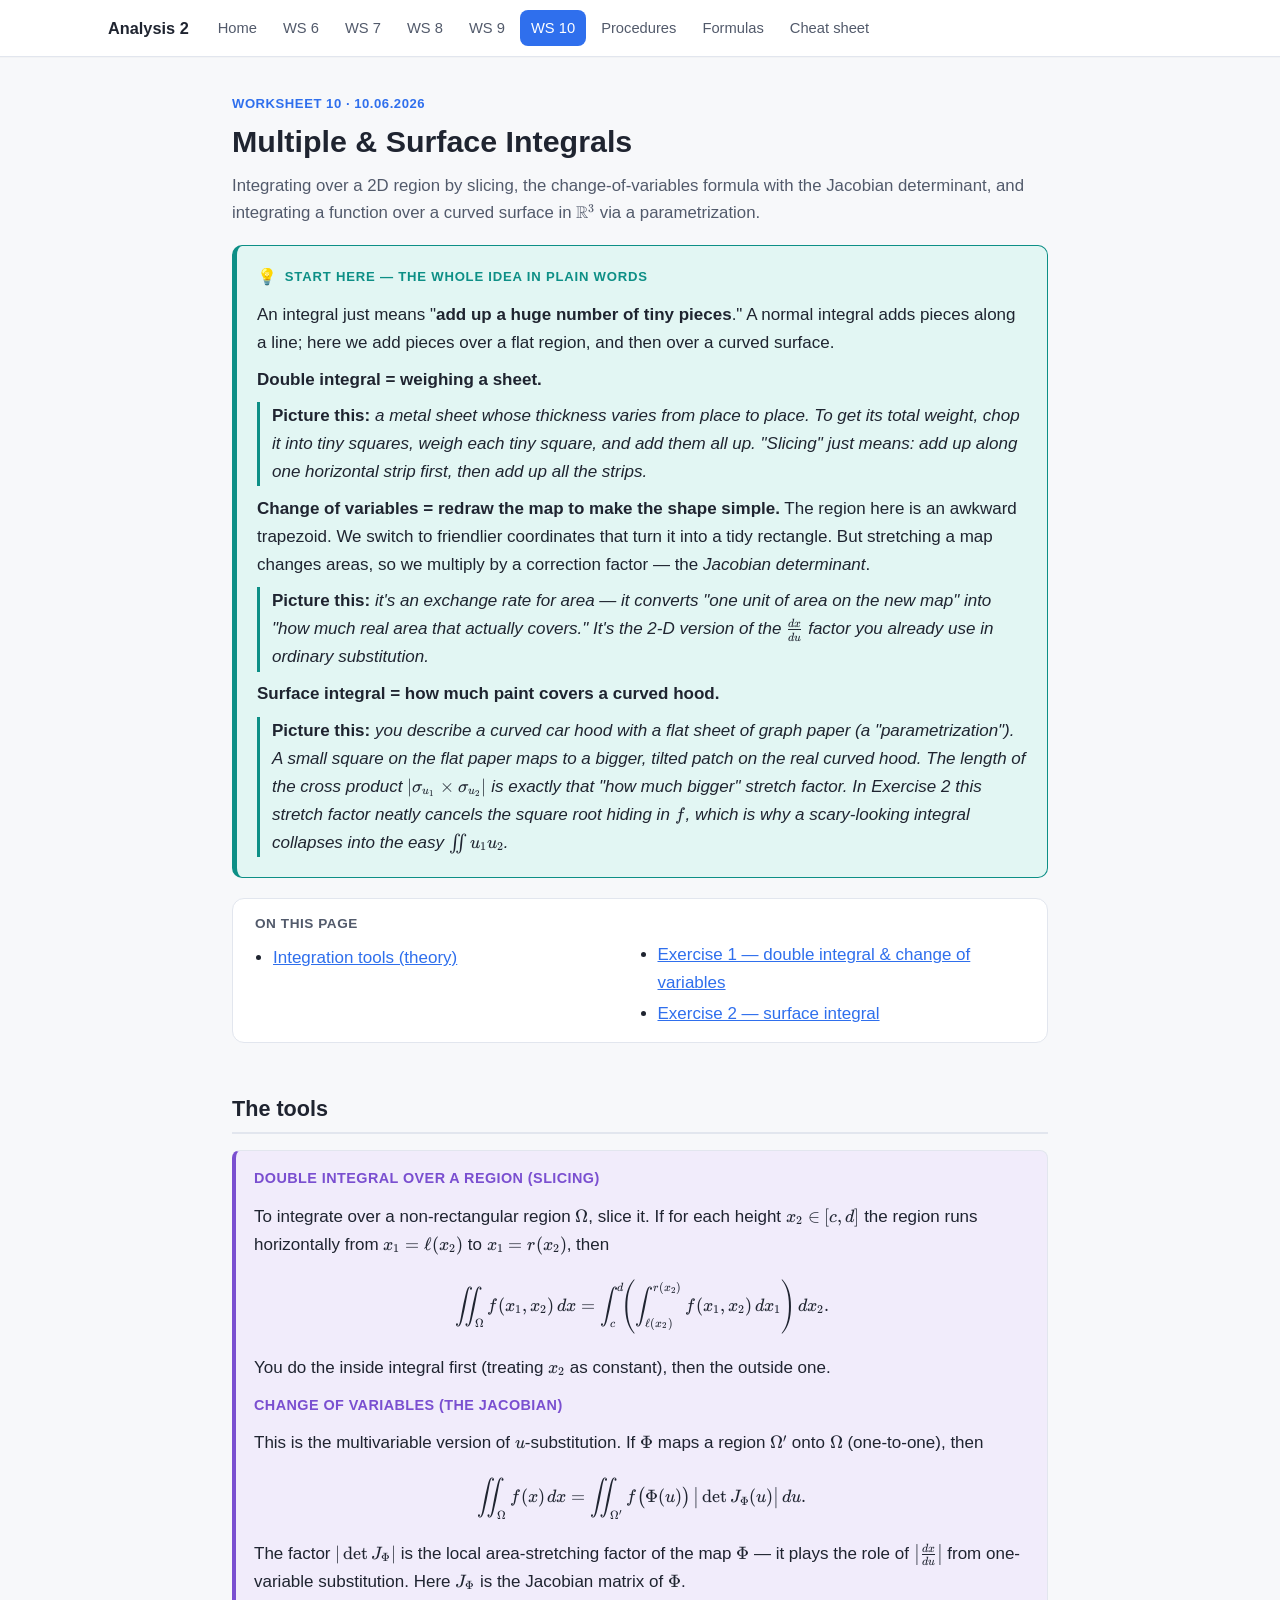
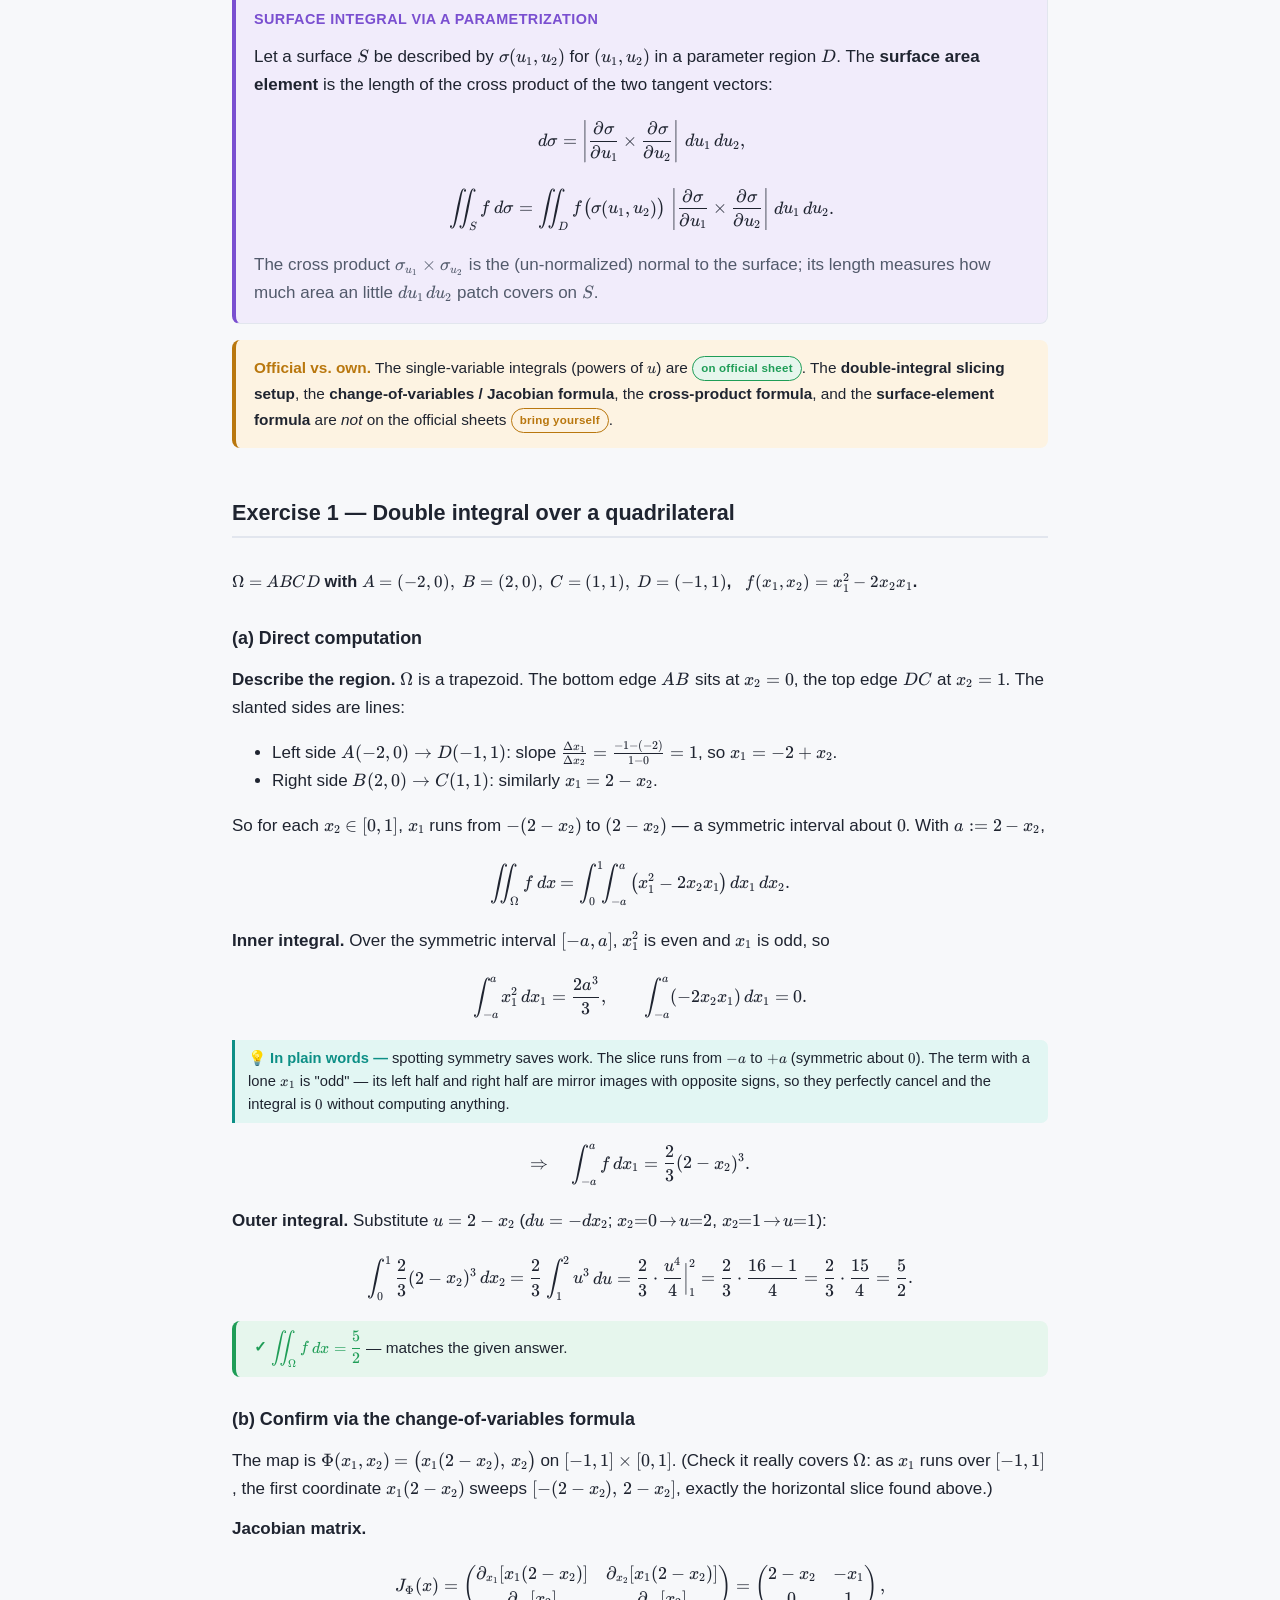
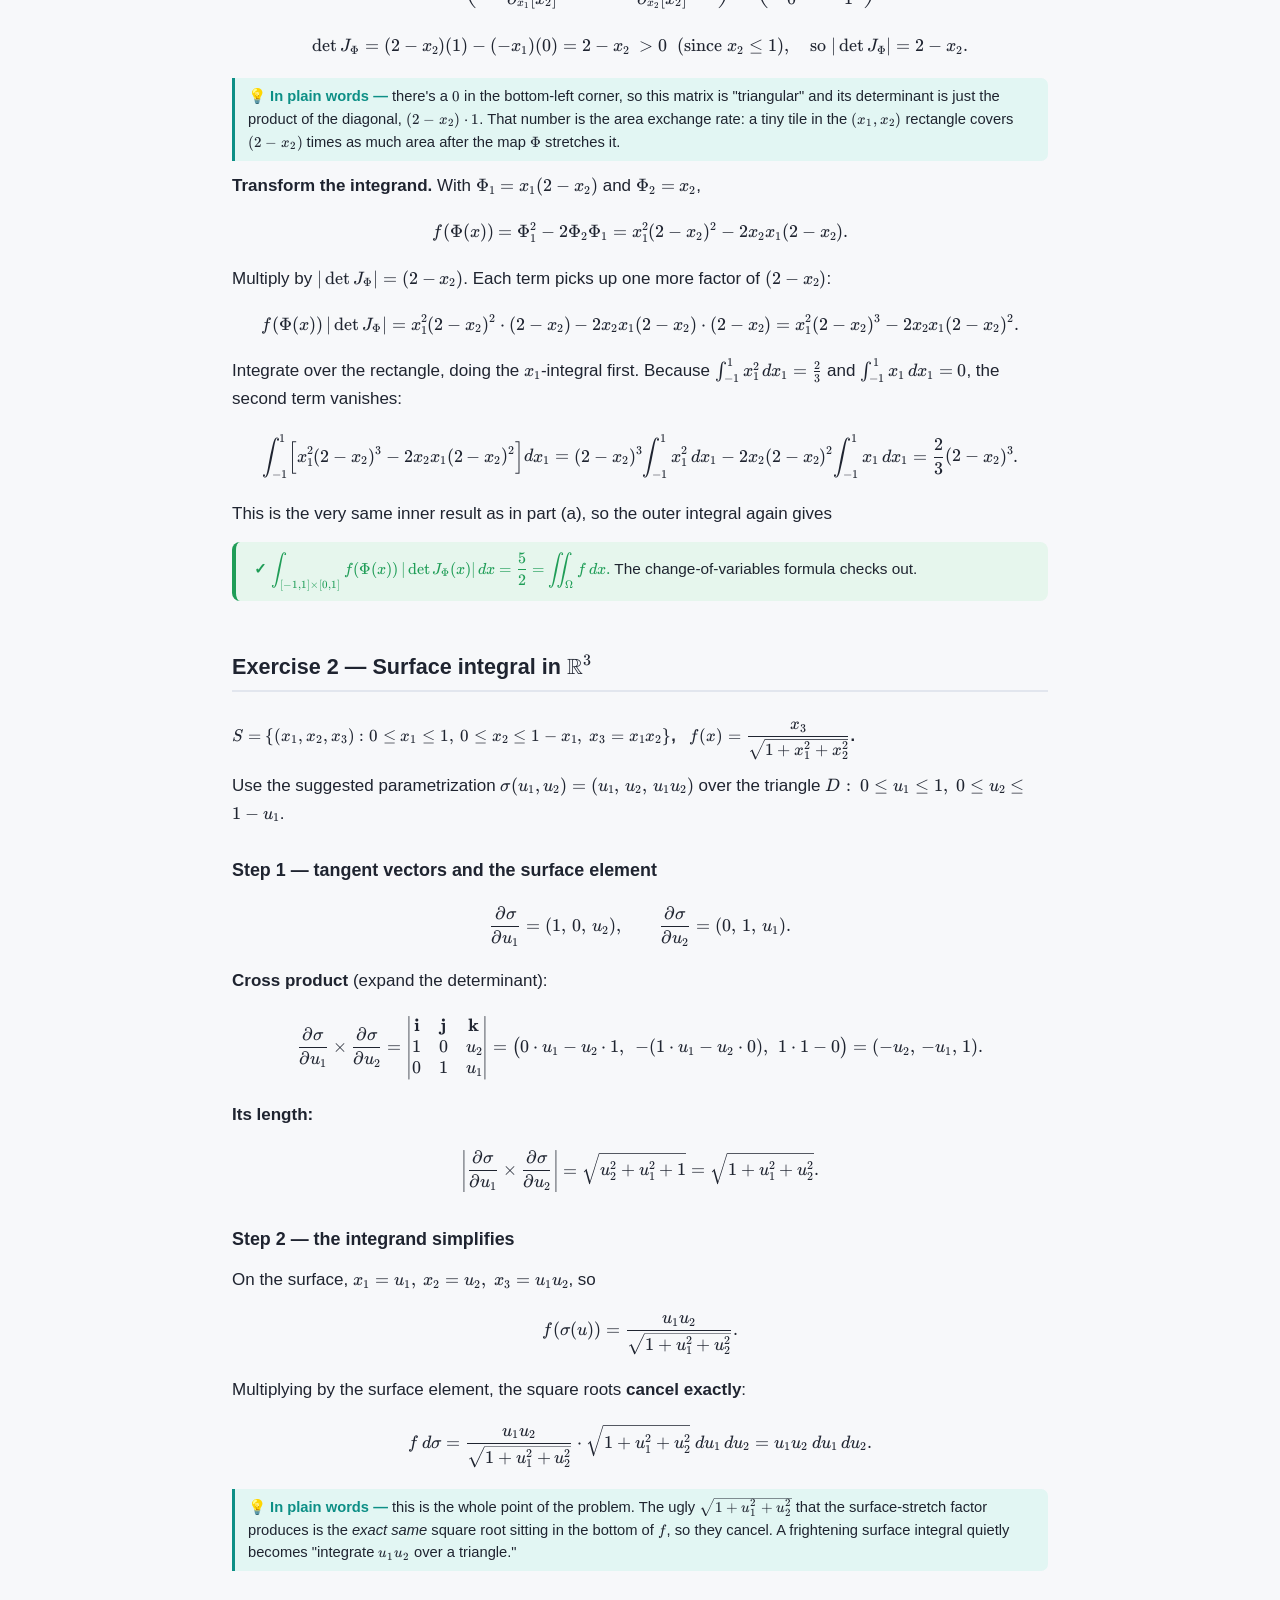
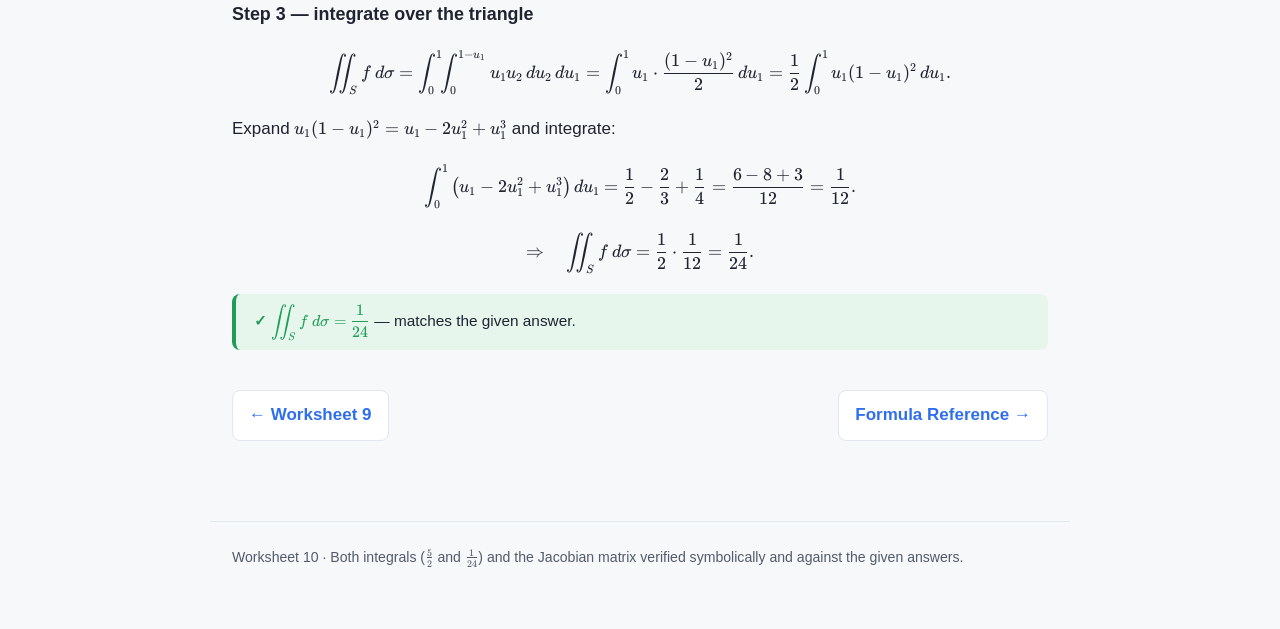
<file: worksheet10.html>
<!DOCTYPE html>
<html lang="en">
<head>
<meta charset="UTF-8">
<meta name="viewport" content="width=device-width, initial-scale=1.0">
<title>Worksheet 10 — Multiple &amp; Surface Integrals</title>
<link rel="stylesheet" href="katex/katex.min.css">
<link rel="stylesheet" href="css/style.css">
<script defer src="katex/katex.min.js"></script>
<script defer src="katex/auto-render.min.js"></script>
<script defer src="js/render.js"></script>
</head>
<body>
<nav class="topnav"><div class="topnav-inner">
  <a class="brand" href="index.html">Analysis 2</a>
  <a class="navlink" href="index.html">Home</a>
  <a class="navlink" href="worksheet6.html">WS 6</a>
  <a class="navlink" href="worksheet7.html">WS 7</a>
  <a class="navlink" href="worksheet8.html">WS 8</a>
  <a class="navlink" href="worksheet9.html">WS 9</a>
  <a class="navlink active" href="worksheet10.html">WS 10</a>
  <a class="navlink" href="procedures.html">Procedures</a>
  <a class="navlink" href="formulas.html">Formulas</a>
  <a class="navlink" href="cheatsheet.html">Cheat sheet</a>
</div></nav>

<div class="wrap">
<div class="page-header">
  <span class="eyebrow">Worksheet 10 · 10.06.2026</span>
  <h1>Multiple &amp; Surface Integrals</h1>
  <p class="lead">Integrating over a 2D region by slicing, the change-of-variables formula with the Jacobian determinant, and integrating a function over a curved surface in $\mathbb{R}^3$ via a parametrization.</p>
</div>

<div class="eli5">
<span class="eli5-title">Start here — the whole idea in plain words</span>
<p>An integral just means "<strong>add up a huge number of tiny pieces</strong>." A normal integral adds pieces along a line; here we add pieces over a flat region, and then over a curved surface.</p>
<p><strong>Double integral = weighing a sheet.</strong></p>
<span class="analogy"><b>Picture this:</b> a metal sheet whose thickness varies from place to place. To get its total weight, chop it into tiny squares, weigh each tiny square, and add them all up. "Slicing" just means: add up along one horizontal strip first, then add up all the strips.</span>
<p><strong>Change of variables = redraw the map to make the shape simple.</strong> The region here is an awkward trapezoid. We switch to friendlier coordinates that turn it into a tidy rectangle. But stretching a map changes areas, so we multiply by a correction factor — the <em>Jacobian determinant</em>.</p>
<span class="analogy"><b>Picture this:</b> it's an <em>exchange rate for area</em> — it converts "one unit of area on the new map" into "how much real area that actually covers." It's the 2-D version of the $\frac{dx}{du}$ factor you already use in ordinary substitution.</span>
<p><strong>Surface integral = how much paint covers a curved hood.</strong></p>
<span class="analogy"><b>Picture this:</b> you describe a curved car hood with a flat sheet of graph paper (a "parametrization"). A small square on the flat paper maps to a bigger, tilted patch on the real curved hood. The length of the <em>cross product</em> $|\sigma_{u_1}\times\sigma_{u_2}|$ is exactly that "how much bigger" stretch factor. In Exercise 2 this stretch factor neatly cancels the square root hiding in $f$, which is why a scary-looking integral collapses into the easy $\iint u_1u_2$.</span>
</div>

<div class="toc">
  <strong>On this page</strong>
  <ul>
    <li><a href="#theory">Integration tools (theory)</a></li>
    <li><a href="#ex1">Exercise 1 — double integral &amp; change of variables</a></li>
    <li><a href="#ex2">Exercise 2 — surface integral</a></li>
  </ul>
</div>

<!-- ===================== THEORY ===================== -->
<h2 id="theory">The tools</h2>
<div class="theory">
<span class="theory-title">Double integral over a region (slicing)</span>
<p>To integrate over a non-rectangular region $\Omega$, slice it. If for each height $x_2\in[c,d]$ the region runs horizontally from $x_1=\ell(x_2)$ to $x_1=r(x_2)$, then</p>
$$ \iint_\Omega f(x_1,x_2)\,dx = \int_c^d\!\!\left(\int_{\ell(x_2)}^{r(x_2)} f(x_1,x_2)\,dx_1\right)dx_2. $$
<p>You do the inside integral first (treating $x_2$ as constant), then the outside one.</p>

<span class="theory-title">Change of variables (the Jacobian)</span>
<p>This is the multivariable version of $u$-substitution. If $\Phi$ maps a region $\Omega'$ onto $\Omega$ (one-to-one), then</p>
$$ \iint_\Omega f(x)\,dx = \iint_{\Omega'} f\big(\Phi(u)\big)\,\big|\det J_\Phi(u)\big|\,du. $$
<p>The factor $|\det J_\Phi|$ is the local area-stretching factor of the map $\Phi$ — it plays the role of $\left|\frac{dx}{du}\right|$ from one-variable substitution. Here $J_\Phi$ is the Jacobian matrix of $\Phi$.</p>

<span class="theory-title">Surface integral via a parametrization</span>
<p>Let a surface $S$ be described by $\sigma(u_1,u_2)$ for $(u_1,u_2)$ in a parameter region $D$. The <strong>surface area element</strong> is the length of the cross product of the two tangent vectors:</p>
$$ d\sigma = \left|\frac{\partial\sigma}{\partial u_1}\times\frac{\partial\sigma}{\partial u_2}\right|\,du_1\,du_2, $$
$$ \iint_S f\,d\sigma = \iint_D f\big(\sigma(u_1,u_2)\big)\,\left|\frac{\partial\sigma}{\partial u_1}\times\frac{\partial\sigma}{\partial u_2}\right|\,du_1\,du_2. $$
<p class="muted">The cross product $\sigma_{u_1}\times\sigma_{u_2}$ is the (un-normalized) normal to the surface; its length measures how much area an little $du_1\,du_2$ patch covers on $S$.</p>
</div>

<div class="note">
<p><span class="note-title">Official vs. own.</span> The single-variable integrals (powers of $u$) are <span class="pill pill-official">on official sheet</span>. The <strong>double-integral slicing setup</strong>, the <strong>change-of-variables / Jacobian formula</strong>, the <strong>cross-product formula</strong>, and the <strong>surface-element formula</strong> are <em>not</em> on the official sheets <span class="pill pill-own">bring yourself</span>.</p>
</div>

<!-- ===================== EX 1 ===================== -->
<h2 id="ex1">Exercise 1 — Double integral over a quadrilateral</h2>
<div class="exercise">
<p class="subpart-head">$\Omega=ABCD$ with $A=(-2,0),\ B=(2,0),\ C=(1,1),\ D=(-1,1)$, &nbsp; $f(x_1,x_2)=x_1^2-2x_2x_1$.</p>

<h3>(a) Direct computation</h3>
<p><strong>Describe the region.</strong> $\Omega$ is a trapezoid. The bottom edge $AB$ sits at $x_2=0$, the top edge $DC$ at $x_2=1$. The slanted sides are lines:</p>
<ul>
<li>Left side $A(-2,0)\to D(-1,1)$: slope $\tfrac{\Delta x_1}{\Delta x_2}=\tfrac{-1-(-2)}{1-0}=1$, so $x_1=-2+x_2$.</li>
<li>Right side $B(2,0)\to C(1,1)$: similarly $x_1=2-x_2$.</li>
</ul>
<p>So for each $x_2\in[0,1]$, $x_1$ runs from $-(2-x_2)$ to $(2-x_2)$ — a symmetric interval about $0$. With $a:=2-x_2$,</p>
$$ \iint_\Omega f\,dx = \int_0^1\!\!\int_{-a}^{a}\big(x_1^2-2x_2 x_1\big)\,dx_1\,dx_2. $$
<p><strong>Inner integral.</strong> Over the symmetric interval $[-a,a]$, $x_1^2$ is even and $x_1$ is odd, so</p>
$$ \int_{-a}^{a}x_1^2\,dx_1=\frac{2a^3}{3},\qquad \int_{-a}^{a}(-2x_2 x_1)\,dx_1=0. $$
<div class="tip">spotting symmetry saves work. The slice runs from $-a$ to $+a$ (symmetric about $0$). The term with a lone $x_1$ is "odd" — its left half and right half are mirror images with opposite signs, so they perfectly cancel and the integral is $0$ without computing anything.</div>
$$ \Rightarrow\quad \int_{-a}^{a}f\,dx_1=\frac{2}{3}(2-x_2)^3. $$
<p><strong>Outer integral.</strong> Substitute $u=2-x_2$ ($du=-dx_2$; $x_2{=}0\!\to\!u{=}2$, $x_2{=}1\!\to\!u{=}1$):</p>
$$ \int_0^1\frac{2}{3}(2-x_2)^3\,dx_2=\frac{2}{3}\int_1^2 u^3\,du=\frac{2}{3}\cdot\frac{u^4}{4}\Big|_1^2=\frac{2}{3}\cdot\frac{16-1}{4}=\frac{2}{3}\cdot\frac{15}{4}=\frac{5}{2}. $$
<div class="check"><span class="check-title">$\displaystyle\iint_\Omega f\,dx=\frac{5}{2}$</span> — matches the given answer.</div>

<h3>(b) Confirm via the change-of-variables formula</h3>
<p>The map is $\Phi(x_1,x_2)=\big(x_1(2-x_2),\,x_2\big)$ on $[-1,1]\times[0,1]$. (Check it really covers $\Omega$: as $x_1$ runs over $[-1,1]$, the first coordinate $x_1(2-x_2)$ sweeps $[-(2-x_2),\,2-x_2]$, exactly the horizontal slice found above.)</p>
<p><strong>Jacobian matrix.</strong></p>
$$ J_\Phi(x)=\begin{pmatrix}\partial_{x_1}[x_1(2-x_2)] & \partial_{x_2}[x_1(2-x_2)]\\[2pt] \partial_{x_1}[x_2] & \partial_{x_2}[x_2]\end{pmatrix}=\begin{pmatrix}2-x_2 & -x_1\\[2pt] 0 & 1\end{pmatrix}, $$
$$ \det J_\Phi=(2-x_2)(1)-(-x_1)(0)=2-x_2\;\gt0\ \text{ (since } x_2\le1), \quad\text{so } |\det J_\Phi|=2-x_2. $$
<div class="tip">there's a $0$ in the bottom-left corner, so this matrix is "triangular" and its determinant is just the product of the diagonal, $(2-x_2)\cdot1$. That number is the area exchange rate: a tiny tile in the $(x_1,x_2)$ rectangle covers $(2-x_2)$ times as much area after the map $\Phi$ stretches it.</div>
<p><strong>Transform the integrand.</strong> With $\Phi_1=x_1(2-x_2)$ and $\Phi_2=x_2$,</p>
$$ f(\Phi(x))=\Phi_1^2-2\Phi_2\Phi_1=x_1^2(2-x_2)^2-2x_2 x_1(2-x_2). $$
<p>Multiply by $|\det J_\Phi|=(2-x_2)$. Each term picks up one more factor of $(2-x_2)$:</p>
$$ f(\Phi(x))\,|\det J_\Phi| = x_1^2(2-x_2)^2\cdot(2-x_2) - 2x_2 x_1(2-x_2)\cdot(2-x_2) = x_1^2(2-x_2)^3 - 2x_2 x_1(2-x_2)^2. $$
<p>Integrate over the rectangle, doing the $x_1$-integral first. Because $\int_{-1}^1 x_1^2\,dx_1=\tfrac23$ and $\int_{-1}^1 x_1\,dx_1=0$, the second term vanishes:</p>
$$ \int_{-1}^{1}\!\Big[x_1^2(2-x_2)^3-2x_2 x_1(2-x_2)^2\Big]dx_1=(2-x_2)^3\!\int_{-1}^1 x_1^2\,dx_1 - 2x_2(2-x_2)^2\!\int_{-1}^1 x_1\,dx_1=\frac{2}{3}(2-x_2)^3. $$
<p>This is the very same inner result as in part (a), so the outer integral again gives</p>
<div class="check"><span class="check-title">$\displaystyle\int_{[-1,1]\times[0,1]} f(\Phi(x))\,|\det J_\Phi(x)|\,dx=\frac{5}{2}=\iint_\Omega f\,dx.$</span> The change-of-variables formula checks out.</div>
</div>

<!-- ===================== EX 2 ===================== -->
<h2 id="ex2">Exercise 2 — Surface integral in $\mathbb{R}^3$</h2>
<div class="exercise">
<p class="subpart-head">$S=\{(x_1,x_2,x_3): 0\le x_1\le1,\ 0\le x_2\le 1-x_1,\ x_3=x_1x_2\}$, &nbsp; $f(x)=\dfrac{x_3}{\sqrt{1+x_1^2+x_2^2}}$.</p>
<p>Use the suggested parametrization $\sigma(u_1,u_2)=(u_1,\,u_2,\,u_1u_2)$ over the triangle $D:\ 0\le u_1\le1,\ 0\le u_2\le 1-u_1$.</p>

<h3>Step 1 — tangent vectors and the surface element</h3>
$$ \frac{\partial\sigma}{\partial u_1}=(1,\,0,\,u_2),\qquad \frac{\partial\sigma}{\partial u_2}=(0,\,1,\,u_1). $$
<p><strong>Cross product</strong> (expand the determinant):</p>
$$ \frac{\partial\sigma}{\partial u_1}\times\frac{\partial\sigma}{\partial u_2}=\begin{vmatrix}\mathbf i & \mathbf j & \mathbf k\\ 1 & 0 & u_2\\ 0 & 1 & u_1\end{vmatrix}=\big(0\cdot u_1-u_2\cdot1,\ \,-(1\cdot u_1-u_2\cdot0),\ \,1\cdot1-0\big)=(-u_2,\,-u_1,\,1). $$
<p><strong>Its length:</strong></p>
$$ \left|\frac{\partial\sigma}{\partial u_1}\times\frac{\partial\sigma}{\partial u_2}\right|=\sqrt{u_2^2+u_1^2+1}=\sqrt{1+u_1^2+u_2^2}. $$

<h3>Step 2 — the integrand simplifies</h3>
<p>On the surface, $x_1=u_1,\ x_2=u_2,\ x_3=u_1u_2$, so</p>
$$ f(\sigma(u))=\frac{u_1u_2}{\sqrt{1+u_1^2+u_2^2}}. $$
<p>Multiplying by the surface element, the square roots <strong>cancel exactly</strong>:</p>
$$ f\,d\sigma = \frac{u_1u_2}{\sqrt{1+u_1^2+u_2^2}}\cdot\sqrt{1+u_1^2+u_2^2}\;du_1\,du_2 = u_1u_2\;du_1\,du_2. $$
<div class="tip">this is the whole point of the problem. The ugly $\sqrt{1+u_1^2+u_2^2}$ that the surface-stretch factor produces is the <em>exact same</em> square root sitting in the bottom of $f$, so they cancel. A frightening surface integral quietly becomes "integrate $u_1u_2$ over a triangle."</div>

<h3>Step 3 — integrate over the triangle</h3>
$$ \iint_S f\,d\sigma=\int_0^1\!\!\int_0^{1-u_1} u_1u_2\,du_2\,du_1 = \int_0^1 u_1\cdot\frac{(1-u_1)^2}{2}\,du_1=\frac12\int_0^1 u_1(1-u_1)^2\,du_1. $$
<p>Expand $u_1(1-u_1)^2=u_1-2u_1^2+u_1^3$ and integrate:</p>
$$ \int_0^1\big(u_1-2u_1^2+u_1^3\big)\,du_1=\frac12-\frac23+\frac14=\frac{6-8+3}{12}=\frac{1}{12}. $$
$$ \Rightarrow\quad \iint_S f\,d\sigma=\frac12\cdot\frac{1}{12}=\frac{1}{24}. $$
<div class="check"><span class="check-title">$\displaystyle\iint_S f\,d\sigma=\frac{1}{24}$</span> — matches the given answer.</div>
</div>

<div class="pager">
  <a href="worksheet9.html">← Worksheet 9</a>
  <span class="spacer"></span>
  <a href="formulas.html">Formula Reference →</a>
</div>
</div>

<footer class="site">Worksheet 10 · Both integrals ($\tfrac52$ and $\tfrac1{24}$) and the Jacobian matrix verified symbolically and against the given answers.</footer>
</body>
</html>
</file>
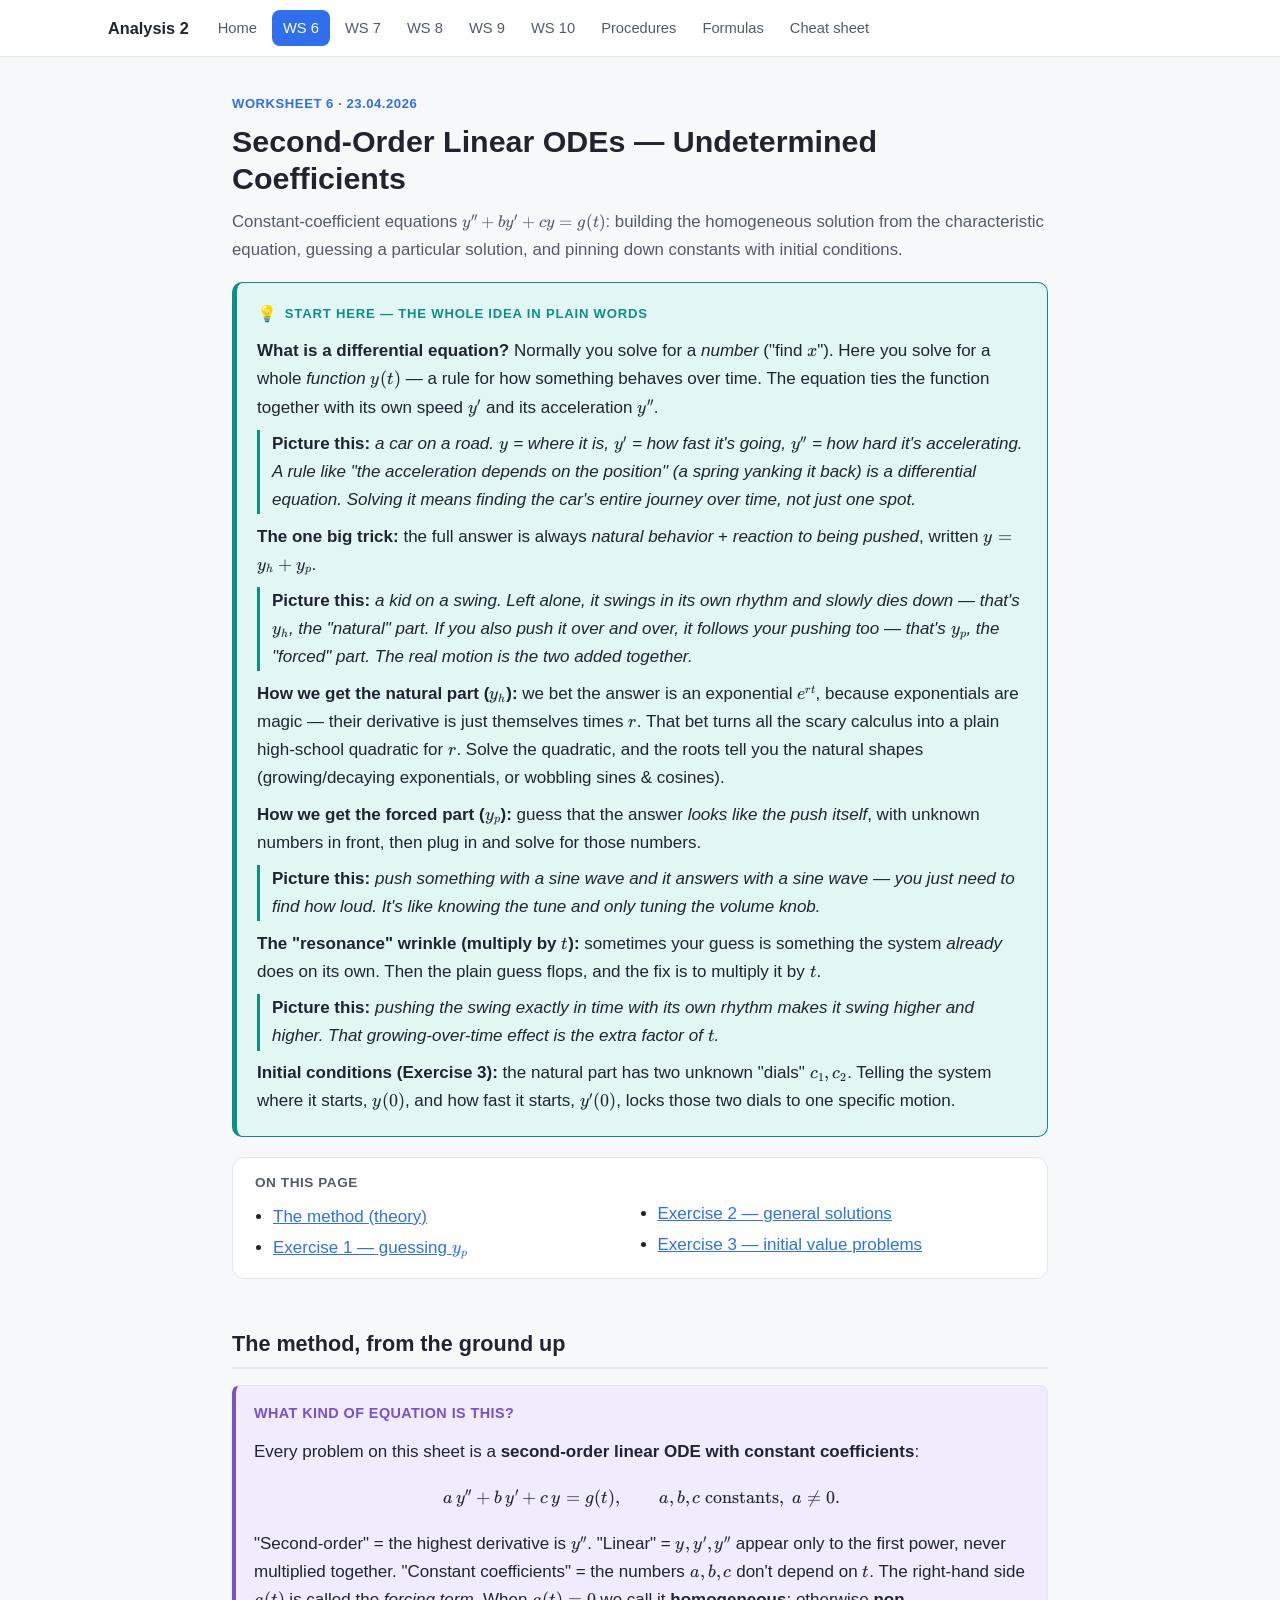
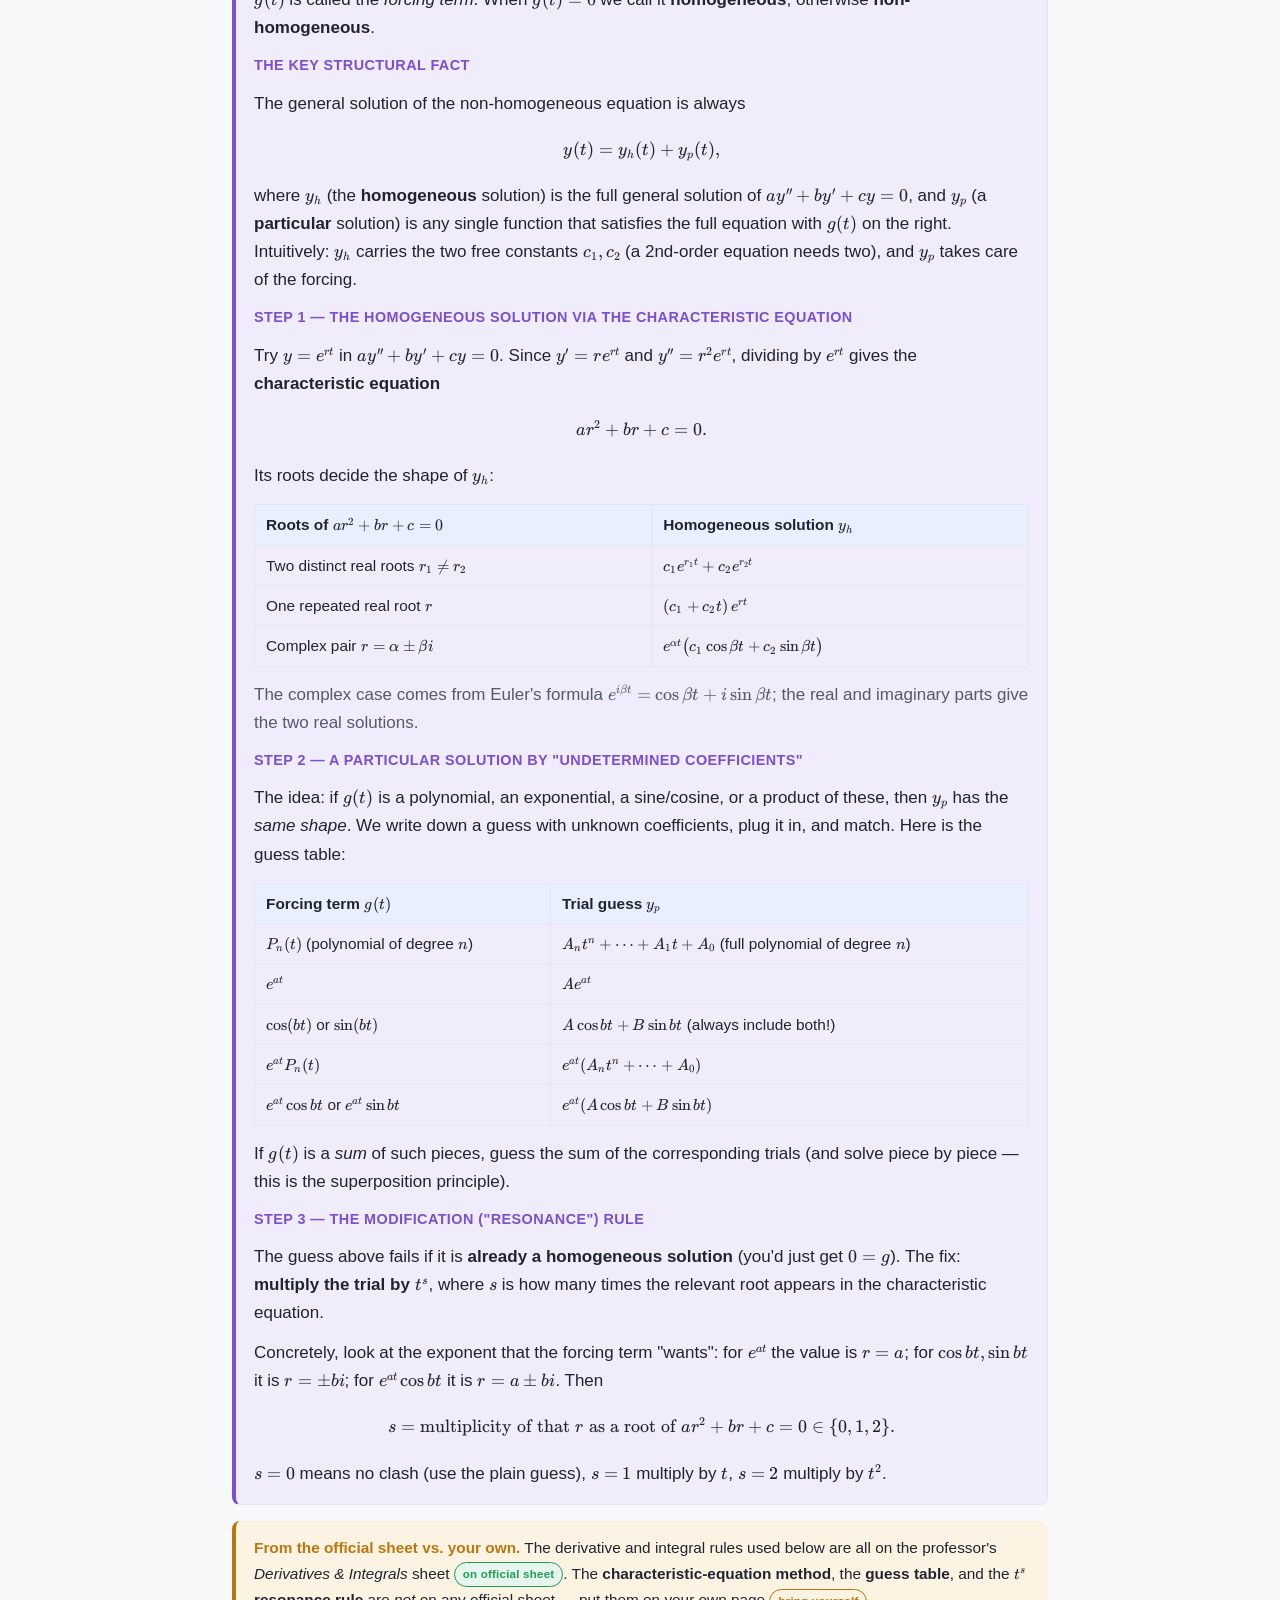
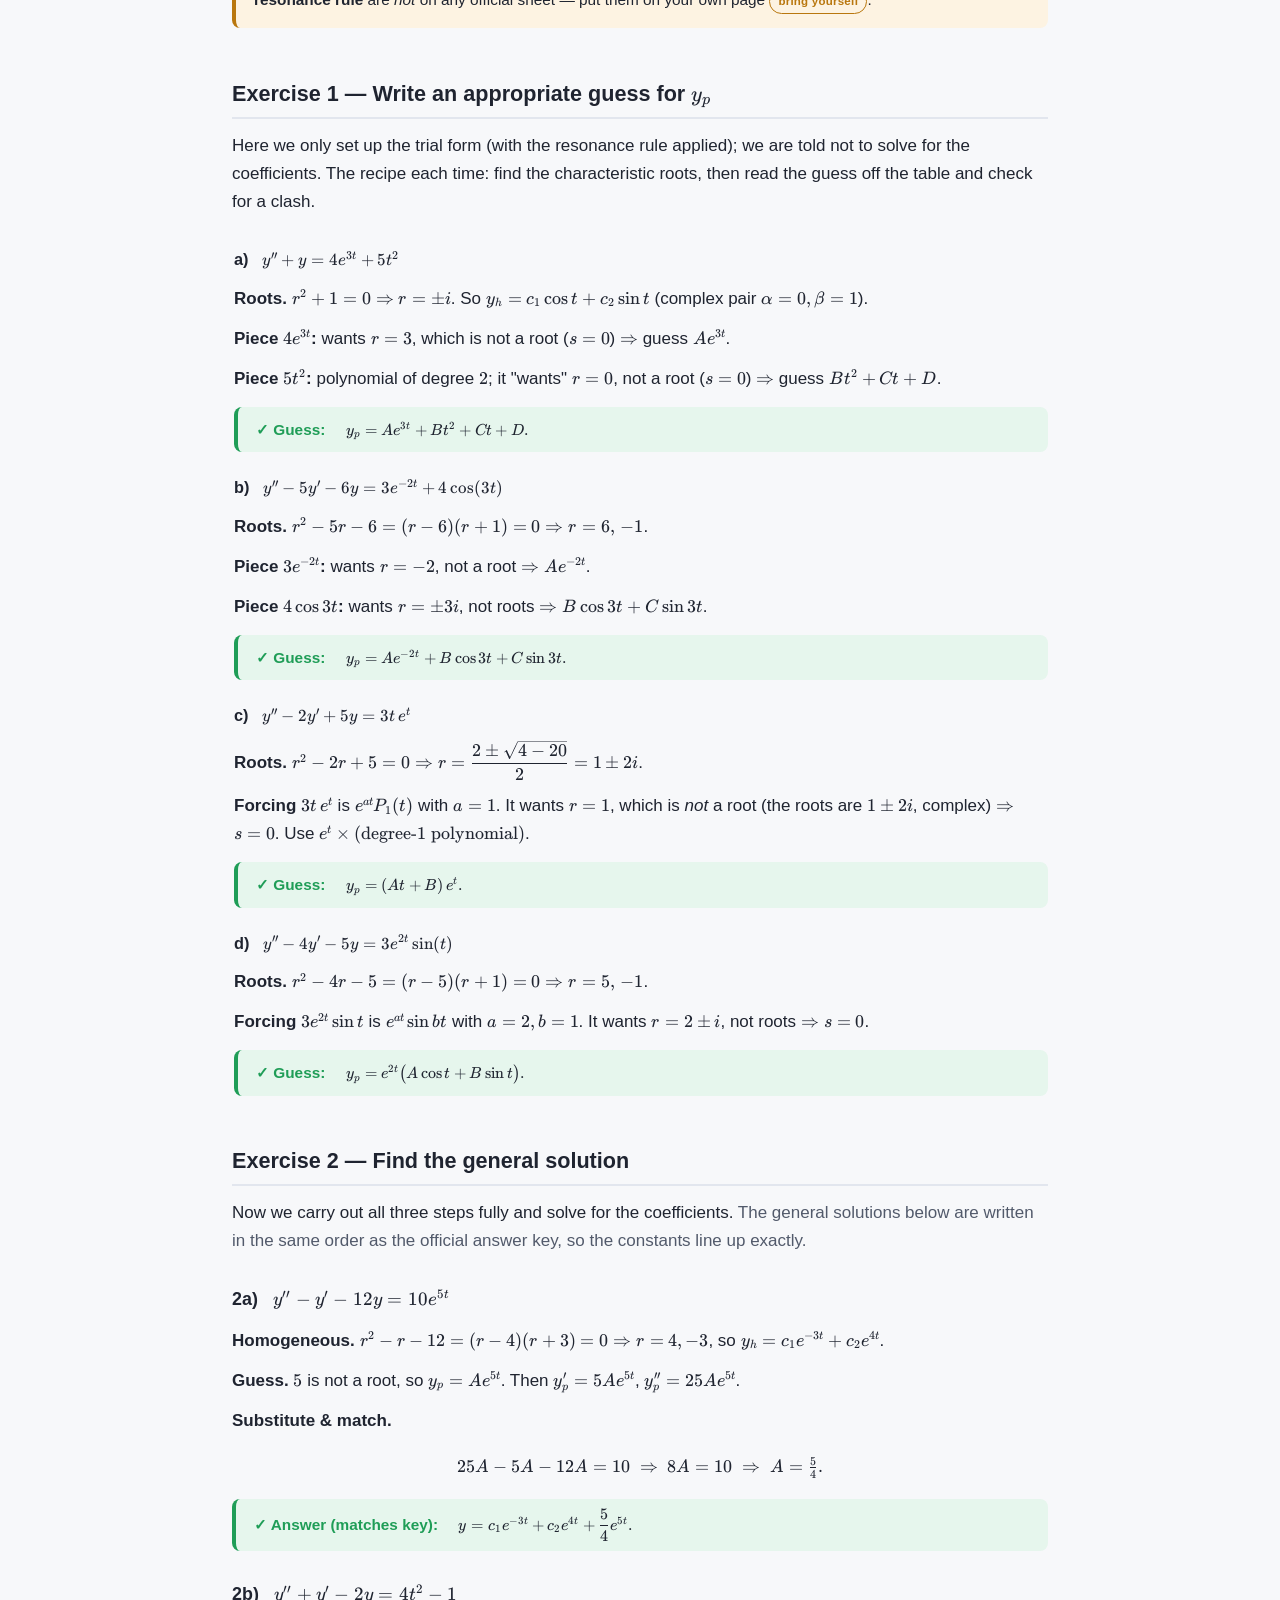
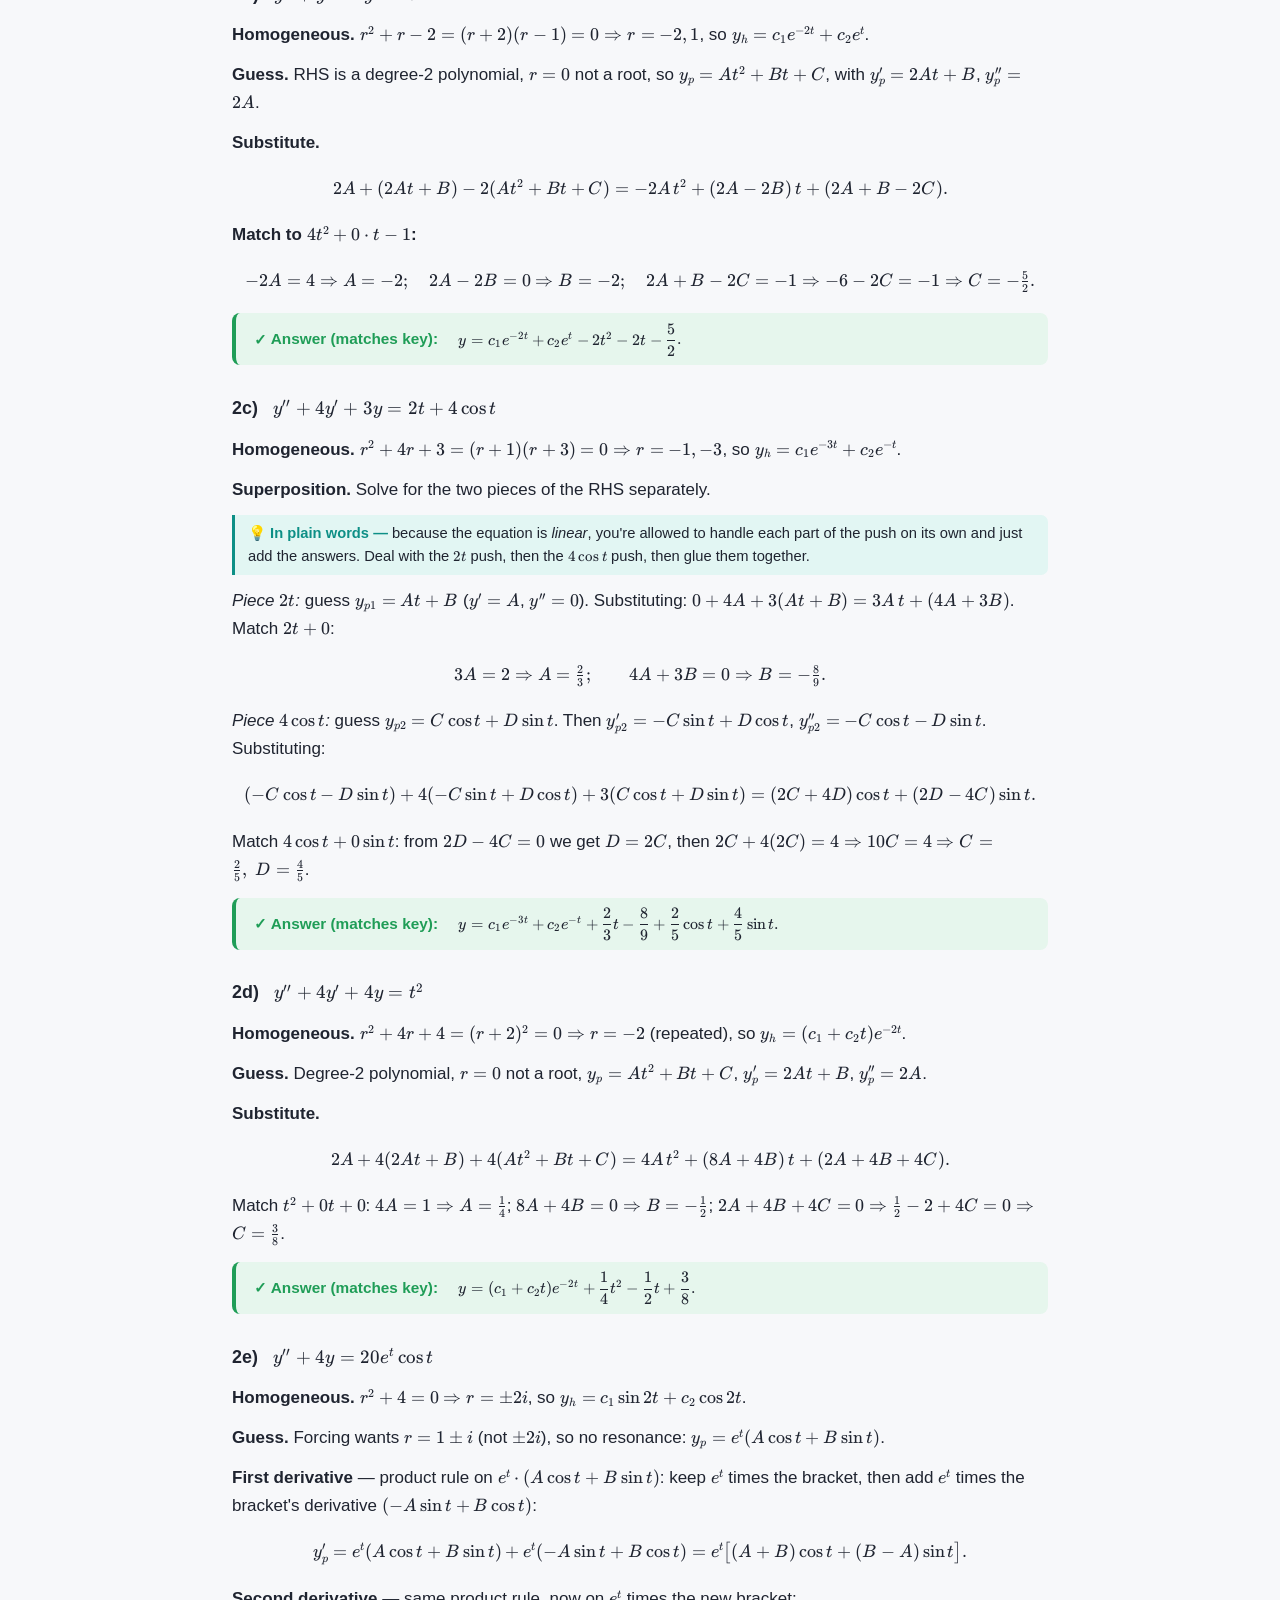
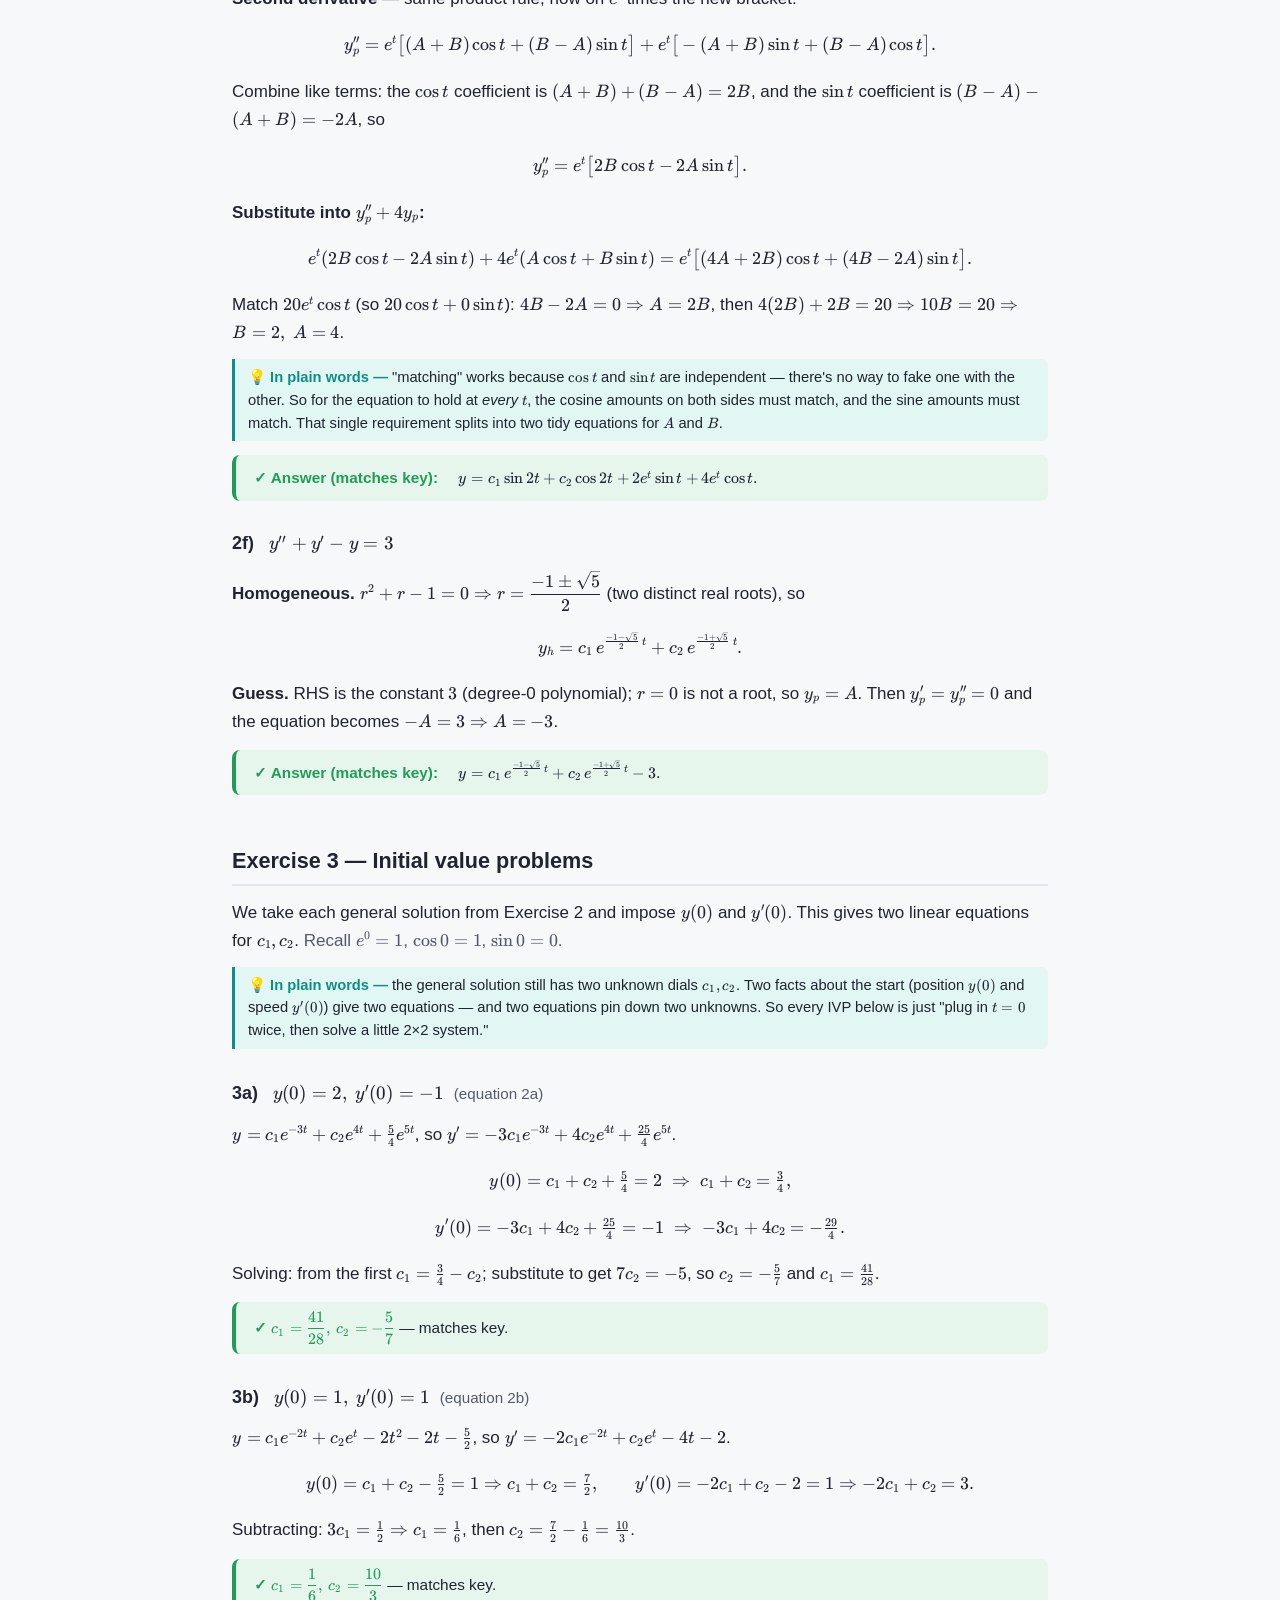
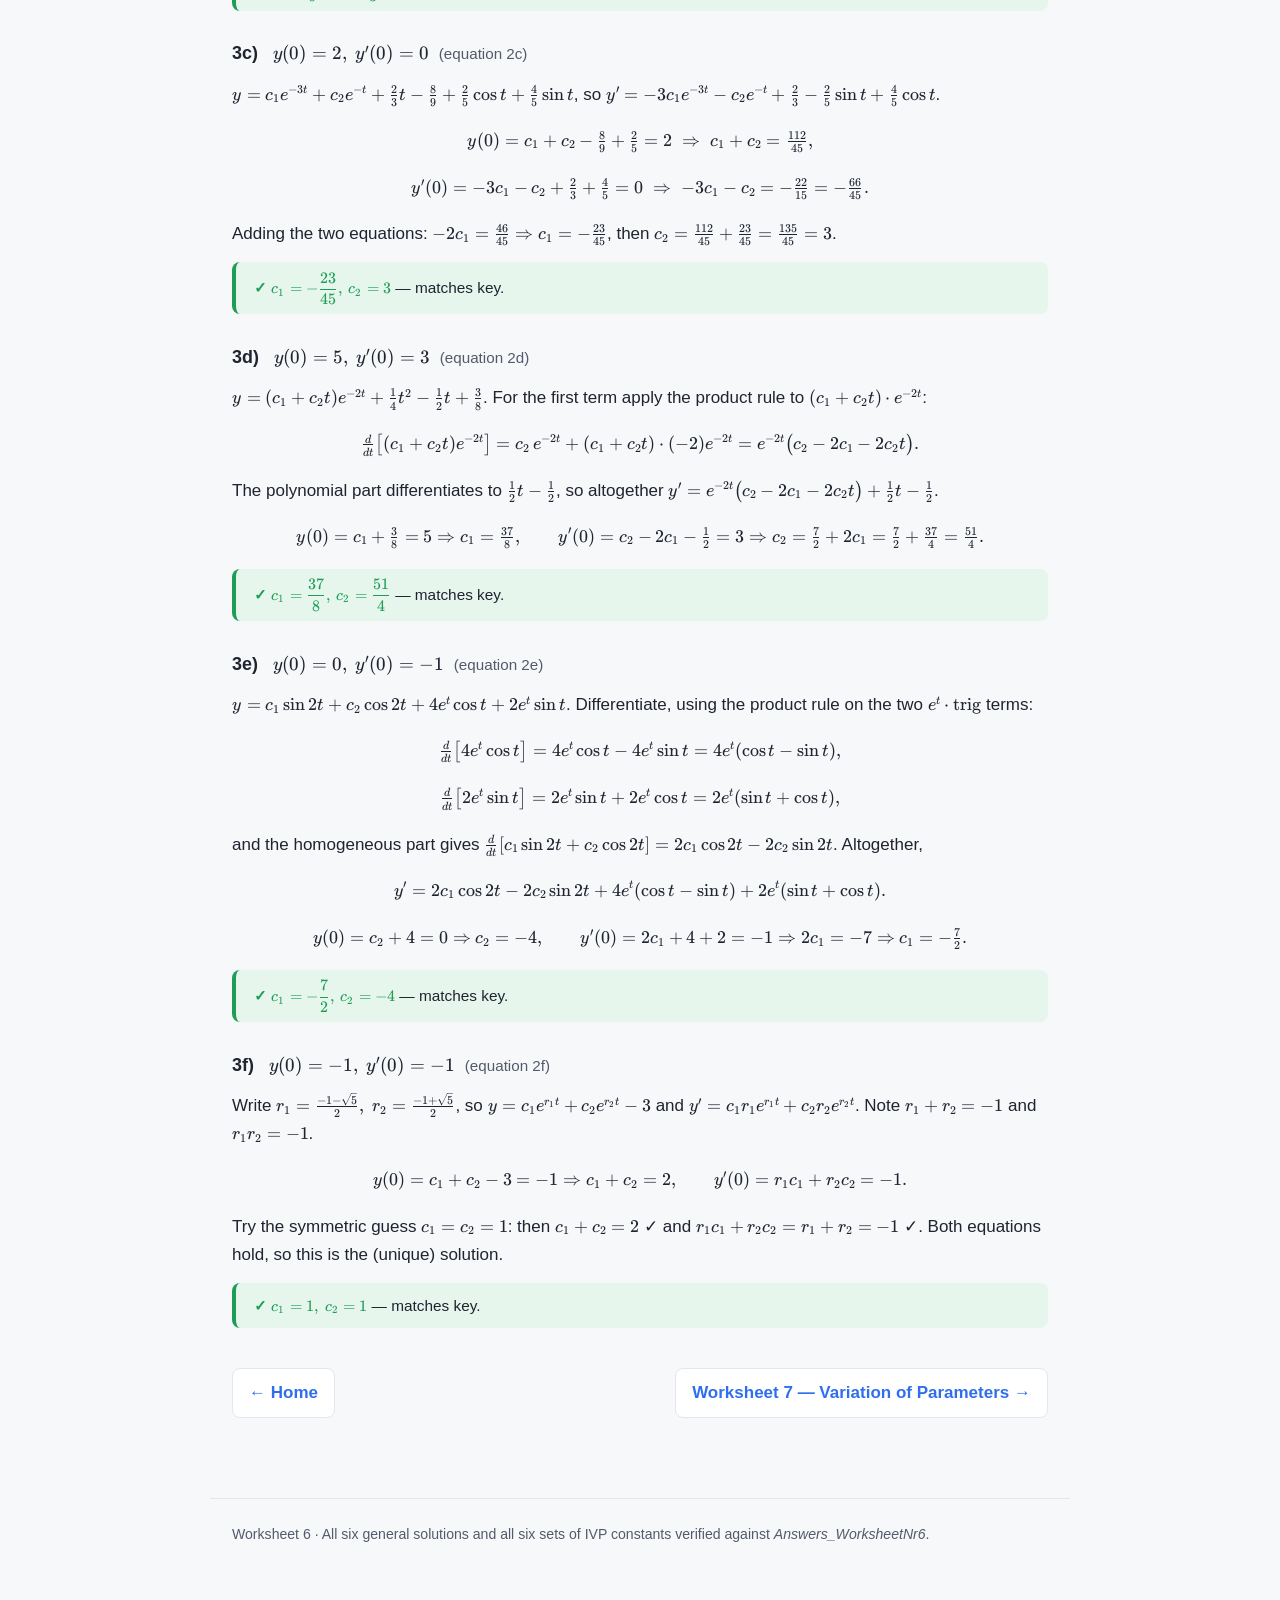
<file: worksheet6.html>
<!DOCTYPE html>
<html lang="en">
<head>
<meta charset="UTF-8">
<meta name="viewport" content="width=device-width, initial-scale=1.0">
<title>Worksheet 6 — Linear ODEs &amp; Undetermined Coefficients</title>
<link rel="stylesheet" href="katex/katex.min.css">
<link rel="stylesheet" href="css/style.css">
<script defer src="katex/katex.min.js"></script>
<script defer src="katex/auto-render.min.js"></script>
<script defer src="js/render.js"></script>
</head>
<body>
<nav class="topnav"><div class="topnav-inner">
  <a class="brand" href="index.html">Analysis 2</a>
  <a class="navlink" href="index.html">Home</a>
  <a class="navlink active" href="worksheet6.html">WS 6</a>
  <a class="navlink" href="worksheet7.html">WS 7</a>
  <a class="navlink" href="worksheet8.html">WS 8</a>
  <a class="navlink" href="worksheet9.html">WS 9</a>
  <a class="navlink" href="worksheet10.html">WS 10</a>
  <a class="navlink" href="procedures.html">Procedures</a>
  <a class="navlink" href="formulas.html">Formulas</a>
  <a class="navlink" href="cheatsheet.html">Cheat sheet</a>
</div></nav>

<div class="wrap">
<div class="page-header">
  <span class="eyebrow">Worksheet 6 · 23.04.2026</span>
  <h1>Second-Order Linear ODEs — Undetermined Coefficients</h1>
  <p class="lead">Constant-coefficient equations $y'' + by' + cy = g(t)$: building the homogeneous solution from the characteristic equation, guessing a particular solution, and pinning down constants with initial conditions.</p>
</div>

<div class="eli5">
<span class="eli5-title">Start here — the whole idea in plain words</span>
<p><strong>What is a differential equation?</strong> Normally you solve for a <em>number</em> ("find $x$"). Here you solve for a whole <em>function</em> $y(t)$ — a rule for how something behaves over time. The equation ties the function together with its own speed $y'$ and its acceleration $y''$.</p>
<span class="analogy"><b>Picture this:</b> a car on a road. $y$ = where it is, $y'$ = how fast it's going, $y''$ = how hard it's accelerating. A rule like "the acceleration depends on the position" (a spring yanking it back) is a differential equation. Solving it means finding the car's entire journey over time, not just one spot.</span>
<p><strong>The one big trick:</strong> the full answer is always <em>natural behavior</em> + <em>reaction to being pushed</em>, written $y=y_h+y_p$.</p>
<span class="analogy"><b>Picture this:</b> a kid on a swing. Left alone, it swings in its own rhythm and slowly dies down — that's $y_h$, the "natural" part. If you also push it over and over, it follows your pushing too — that's $y_p$, the "forced" part. The real motion is the two added together.</span>
<p><strong>How we get the natural part ($y_h$):</strong> we bet the answer is an exponential $e^{rt}$, because exponentials are magic — their derivative is just themselves times $r$. That bet turns all the scary calculus into a plain high-school quadratic for $r$. Solve the quadratic, and the roots tell you the natural shapes (growing/decaying exponentials, or wobbling sines &amp; cosines).</p>
<p><strong>How we get the forced part ($y_p$):</strong> guess that the answer <em>looks like the push itself</em>, with unknown numbers in front, then plug in and solve for those numbers.</p>
<span class="analogy"><b>Picture this:</b> push something with a sine wave and it answers with a sine wave — you just need to find how loud. It's like knowing the tune and only tuning the volume knob.</span>
<p><strong>The "resonance" wrinkle (multiply by $t$):</strong> sometimes your guess is something the system <em>already</em> does on its own. Then the plain guess flops, and the fix is to multiply it by $t$.</p>
<span class="analogy"><b>Picture this:</b> pushing the swing exactly in time with its own rhythm makes it swing higher and higher. That growing-over-time effect is the extra factor of $t$.</span>
<p><strong>Initial conditions (Exercise 3):</strong> the natural part has two unknown "dials" $c_1,c_2$. Telling the system where it starts, $y(0)$, and how fast it starts, $y'(0)$, locks those two dials to one specific motion.</p>
</div>

<div class="toc">
  <strong>On this page</strong>
  <ul>
    <li><a href="#theory">The method (theory)</a></li>
    <li><a href="#ex1">Exercise 1 — guessing $y_p$</a></li>
    <li><a href="#ex2">Exercise 2 — general solutions</a></li>
    <li><a href="#ex3">Exercise 3 — initial value problems</a></li>
  </ul>
</div>

<!-- ===================== THEORY ===================== -->
<h2 id="theory">The method, from the ground up</h2>

<div class="theory">
<span class="theory-title">What kind of equation is this?</span>
<p>Every problem on this sheet is a <strong>second-order linear ODE with constant coefficients</strong>:</p>
$$ a\,y'' + b\,y' + c\,y = g(t), \qquad a,b,c \text{ constants},\ a\neq 0. $$
<p>"Second-order" = the highest derivative is $y''$. "Linear" = $y, y', y''$ appear only to the first power, never multiplied together. "Constant coefficients" = the numbers $a,b,c$ don't depend on $t$. The right-hand side $g(t)$ is called the <em>forcing term</em>. When $g(t)=0$ we call it <strong>homogeneous</strong>; otherwise <strong>non-homogeneous</strong>.</p>

<span class="theory-title">The key structural fact</span>
<p>The general solution of the non-homogeneous equation is always</p>
$$ y(t) = y_h(t) + y_p(t), $$
<p>where $y_h$ (the <strong>homogeneous</strong> solution) is the full general solution of $a y''+by'+cy=0$, and $y_p$ (a <strong>particular</strong> solution) is any single function that satisfies the full equation with $g(t)$ on the right. Intuitively: $y_h$ carries the two free constants $c_1,c_2$ (a 2nd-order equation needs two), and $y_p$ takes care of the forcing.</p>

<span class="theory-title">Step 1 — the homogeneous solution via the characteristic equation</span>
<p>Try $y=e^{rt}$ in $a y''+by'+cy=0$. Since $y'=re^{rt}$ and $y''=r^2 e^{rt}$, dividing by $e^{rt}$ gives the <strong>characteristic equation</strong></p>
$$ a r^2 + b r + c = 0. $$
<p>Its roots decide the shape of $y_h$:</p>
<table>
<tr><th>Roots of $ar^2+br+c=0$</th><th>Homogeneous solution $y_h$</th></tr>
<tr><td>Two distinct real roots $r_1\neq r_2$</td><td>$c_1 e^{r_1 t} + c_2 e^{r_2 t}$</td></tr>
<tr><td>One repeated real root $r$</td><td>$(c_1 + c_2 t)\,e^{rt}$</td></tr>
<tr><td>Complex pair $r=\alpha\pm\beta i$</td><td>$e^{\alpha t}\big(c_1\cos\beta t + c_2\sin\beta t\big)$</td></tr>
</table>
<p class="muted">The complex case comes from Euler's formula $e^{i\beta t}=\cos\beta t + i\sin\beta t$; the real and imaginary parts give the two real solutions.</p>

<span class="theory-title">Step 2 — a particular solution by "undetermined coefficients"</span>
<p>The idea: if $g(t)$ is a polynomial, an exponential, a sine/cosine, or a product of these, then $y_p$ has the <em>same shape</em>. We write down a guess with unknown coefficients, plug it in, and match. Here is the guess table:</p>
<table>
<tr><th>Forcing term $g(t)$</th><th>Trial guess $y_p$</th></tr>
<tr><td>$P_n(t)$ (polynomial of degree $n$)</td><td>$A_n t^n + \dots + A_1 t + A_0$ (full polynomial of degree $n$)</td></tr>
<tr><td>$e^{at}$</td><td>$A e^{at}$</td></tr>
<tr><td>$\cos(bt)$ or $\sin(bt)$</td><td>$A\cos bt + B\sin bt$ (always include both!)</td></tr>
<tr><td>$e^{at}P_n(t)$</td><td>$e^{at}(A_n t^n + \dots + A_0)$</td></tr>
<tr><td>$e^{at}\cos bt$ or $e^{at}\sin bt$</td><td>$e^{at}(A\cos bt + B\sin bt)$</td></tr>
</table>
<p>If $g(t)$ is a <em>sum</em> of such pieces, guess the sum of the corresponding trials (and solve piece by piece — this is the superposition principle).</p>

<span class="theory-title">Step 3 — the modification ("resonance") rule</span>
<p>The guess above fails if it is <strong>already a homogeneous solution</strong> (you'd just get $0=g$). The fix: <strong>multiply the trial by $t^s$</strong>, where $s$ is how many times the relevant root appears in the characteristic equation.</p>
<p>Concretely, look at the exponent that the forcing term "wants": for $e^{at}$ the value is $r=a$; for $\cos bt,\sin bt$ it is $r=\pm bi$; for $e^{at}\cos bt$ it is $r=a\pm bi$. Then</p>
$$ s = \text{multiplicity of that }r\text{ as a root of } ar^2+br+c=0 \in\{0,1,2\}. $$
<p>$s=0$ means no clash (use the plain guess), $s=1$ multiply by $t$, $s=2$ multiply by $t^2$.</p>
</div>

<div class="note">
<p><span class="note-title">From the official sheet vs. your own.</span> The derivative and integral rules used below are all on the professor's <em>Derivatives &amp; Integrals</em> sheet <span class="pill pill-official">on official sheet</span>. The <strong>characteristic-equation method</strong>, the <strong>guess table</strong>, and the <strong>$t^s$ resonance rule</strong> are <em>not</em> on any official sheet — put them on your own page <span class="pill pill-own">bring yourself</span>.</p>
</div>

<!-- ===================== EX 1 ===================== -->
<h2 id="ex1">Exercise 1 — Write an appropriate guess for $y_p$</h2>
<p>Here we only set up the trial form (with the resonance rule applied); we are told not to solve for the coefficients. The recipe each time: find the characteristic roots, then read the guess off the table and check for a clash.</p>

<div class="exercise">
<div class="subpart">
<p class="subpart-head">a) &nbsp; $y'' + y = 4e^{3t} + 5t^2$</p>
<p><strong>Roots.</strong> $r^2+1=0 \Rightarrow r=\pm i$. So $y_h = c_1\cos t + c_2\sin t$ (complex pair $\alpha=0,\beta=1$).</p>
<p><strong>Piece $4e^{3t}$:</strong> wants $r=3$, which is not a root ($s=0$) $\Rightarrow$ guess $A e^{3t}$.</p>
<p><strong>Piece $5t^2$:</strong> polynomial of degree $2$; it "wants" $r=0$, not a root ($s=0$) $\Rightarrow$ guess $Bt^2+Ct+D$.</p>
<div class="check"><span class="check-title">Guess:</span> $\quad y_p = A e^{3t} + Bt^2 + Ct + D.$</div>
</div>

<div class="subpart">
<p class="subpart-head">b) &nbsp; $y'' - 5y' - 6y = 3e^{-2t} + 4\cos(3t)$</p>
<p><strong>Roots.</strong> $r^2-5r-6=(r-6)(r+1)=0 \Rightarrow r=6,\,-1$.</p>
<p><strong>Piece $3e^{-2t}$:</strong> wants $r=-2$, not a root $\Rightarrow A e^{-2t}$.</p>
<p><strong>Piece $4\cos 3t$:</strong> wants $r=\pm 3i$, not roots $\Rightarrow B\cos 3t + C\sin 3t$.</p>
<div class="check"><span class="check-title">Guess:</span> $\quad y_p = A e^{-2t} + B\cos 3t + C\sin 3t.$</div>
</div>

<div class="subpart">
<p class="subpart-head">c) &nbsp; $y'' - 2y' + 5y = 3t\,e^{t}$</p>
<p><strong>Roots.</strong> $r^2-2r+5=0 \Rightarrow r=\dfrac{2\pm\sqrt{4-20}}{2}=1\pm 2i$.</p>
<p><strong>Forcing $3t\,e^{t}$</strong> is $e^{at}P_1(t)$ with $a=1$. It wants $r=1$, which is <em>not</em> a root (the roots are $1\pm 2i$, complex) $\Rightarrow s=0$. Use $e^{t}\times(\text{degree-1 polynomial})$.</p>
<div class="check"><span class="check-title">Guess:</span> $\quad y_p = (A t + B)\,e^{t}.$</div>
</div>

<div class="subpart">
<p class="subpart-head">d) &nbsp; $y'' - 4y' - 5y = 3e^{2t}\sin(t)$</p>
<p><strong>Roots.</strong> $r^2-4r-5=(r-5)(r+1)=0 \Rightarrow r=5,\,-1$.</p>
<p><strong>Forcing $3e^{2t}\sin t$</strong> is $e^{at}\sin bt$ with $a=2, b=1$. It wants $r=2\pm i$, not roots $\Rightarrow s=0$.</p>
<div class="check"><span class="check-title">Guess:</span> $\quad y_p = e^{2t}\big(A\cos t + B\sin t\big).$</div>
</div>
</div>

<!-- ===================== EX 2 ===================== -->
<h2 id="ex2">Exercise 2 — Find the general solution</h2>
<p>Now we carry out all three steps fully and solve for the coefficients. <span class="muted">The general solutions below are written in the same order as the official answer key, so the constants line up exactly.</span></p>

<div class="exercise">
<!-- 2a -->
<h3>2a) &nbsp; $y'' - y' - 12y = 10e^{5t}$</h3>
<p><strong>Homogeneous.</strong> $r^2-r-12=(r-4)(r+3)=0 \Rightarrow r=4,-3$, so $y_h = c_1 e^{-3t} + c_2 e^{4t}$.</p>
<p><strong>Guess.</strong> $5$ is not a root, so $y_p = A e^{5t}$. Then $y_p' = 5Ae^{5t}$, $y_p'' = 25Ae^{5t}$.</p>
<p><strong>Substitute &amp; match.</strong></p>
$$ 25A - 5A - 12A = 10 \;\Rightarrow\; 8A = 10 \;\Rightarrow\; A = \tfrac{5}{4}. $$
<div class="check"><span class="check-title">Answer (matches key):</span> $\quad y = c_1 e^{-3t} + c_2 e^{4t} + \dfrac{5}{4}e^{5t}.$</div>

<!-- 2b -->
<h3>2b) &nbsp; $y'' + y' - 2y = 4t^2 - 1$</h3>
<p><strong>Homogeneous.</strong> $r^2+r-2=(r+2)(r-1)=0 \Rightarrow r=-2,1$, so $y_h = c_1 e^{-2t} + c_2 e^{t}$.</p>
<p><strong>Guess.</strong> RHS is a degree-2 polynomial, $r=0$ not a root, so $y_p = At^2+Bt+C$, with $y_p'=2At+B$, $y_p''=2A$.</p>
<p><strong>Substitute.</strong></p>
$$ 2A + (2At+B) - 2(At^2+Bt+C) = -2A\,t^2 + (2A-2B)\,t + (2A+B-2C). $$
<p><strong>Match to $4t^2 + 0\cdot t - 1$:</strong></p>
$$ -2A = 4 \Rightarrow A=-2;\quad 2A-2B=0 \Rightarrow B=-2;\quad 2A+B-2C=-1 \Rightarrow -6-2C=-1 \Rightarrow C=-\tfrac{5}{2}. $$
<div class="check"><span class="check-title">Answer (matches key):</span> $\quad y = c_1 e^{-2t} + c_2 e^{t} - 2t^2 - 2t - \dfrac{5}{2}.$</div>

<!-- 2c -->
<h3>2c) &nbsp; $y'' + 4y' + 3y = 2t + 4\cos t$</h3>
<p><strong>Homogeneous.</strong> $r^2+4r+3=(r+1)(r+3)=0 \Rightarrow r=-1,-3$, so $y_h = c_1 e^{-3t} + c_2 e^{-t}$.</p>
<p><strong>Superposition.</strong> Solve for the two pieces of the RHS separately.</p>
<div class="tip">because the equation is <em>linear</em>, you're allowed to handle each part of the push on its own and just add the answers. Deal with the $2t$ push, then the $4\cos t$ push, then glue them together.</div>
<p><em>Piece $2t$:</em> guess $y_{p1}=At+B$ ($y'=A$, $y''=0$). Substituting: $0 + 4A + 3(At+B) = 3A\,t + (4A+3B)$. Match $2t+0$:</p>
$$ 3A=2 \Rightarrow A=\tfrac{2}{3};\qquad 4A+3B=0 \Rightarrow B=-\tfrac{8}{9}. $$
<p><em>Piece $4\cos t$:</em> guess $y_{p2}=C\cos t + D\sin t$. Then $y_{p2}'=-C\sin t+D\cos t$, $y_{p2}''=-C\cos t-D\sin t$. Substituting:</p>
$$ (-C\cos t-D\sin t)+4(-C\sin t+D\cos t)+3(C\cos t+D\sin t) = (2C+4D)\cos t + (2D-4C)\sin t. $$
<p>Match $4\cos t + 0\sin t$: from $2D-4C=0$ we get $D=2C$, then $2C+4(2C)=4 \Rightarrow 10C=4 \Rightarrow C=\tfrac{2}{5},\ D=\tfrac{4}{5}$.</p>
<div class="check"><span class="check-title">Answer (matches key):</span> $\quad y = c_1 e^{-3t} + c_2 e^{-t} + \dfrac{2}{3}t - \dfrac{8}{9} + \dfrac{2}{5}\cos t + \dfrac{4}{5}\sin t.$</div>

<!-- 2d -->
<h3>2d) &nbsp; $y'' + 4y' + 4y = t^2$</h3>
<p><strong>Homogeneous.</strong> $r^2+4r+4=(r+2)^2=0 \Rightarrow r=-2$ (repeated), so $y_h = (c_1 + c_2 t)e^{-2t}$.</p>
<p><strong>Guess.</strong> Degree-2 polynomial, $r=0$ not a root, $y_p=At^2+Bt+C$, $y_p'=2At+B$, $y_p''=2A$.</p>
<p><strong>Substitute.</strong></p>
$$ 2A + 4(2At+B) + 4(At^2+Bt+C) = 4A\,t^2 + (8A+4B)\,t + (2A+4B+4C). $$
<p>Match $t^2+0t+0$: $4A=1\Rightarrow A=\tfrac14$; $8A+4B=0\Rightarrow B=-\tfrac12$; $2A+4B+4C=0\Rightarrow \tfrac12-2+4C=0\Rightarrow C=\tfrac38$.</p>
<div class="check"><span class="check-title">Answer (matches key):</span> $\quad y = (c_1+c_2 t)e^{-2t} + \dfrac{1}{4}t^2 - \dfrac{1}{2}t + \dfrac{3}{8}.$</div>

<!-- 2e -->
<h3>2e) &nbsp; $y'' + 4y = 20e^{t}\cos t$</h3>
<p><strong>Homogeneous.</strong> $r^2+4=0 \Rightarrow r=\pm 2i$, so $y_h = c_1\sin 2t + c_2\cos 2t$.</p>
<p><strong>Guess.</strong> Forcing wants $r=1\pm i$ (not $\pm 2i$), so no resonance: $y_p = e^{t}(A\cos t + B\sin t)$.</p>
<p><strong>First derivative</strong> — product rule on $e^{t}\cdot(A\cos t+B\sin t)$: keep $e^t$ times the bracket, then add $e^t$ times the bracket's derivative $(-A\sin t + B\cos t)$:</p>
$$ y_p' = e^{t}(A\cos t + B\sin t) + e^{t}(-A\sin t + B\cos t) = e^{t}\big[(A+B)\cos t + (B-A)\sin t\big]. $$
<p><strong>Second derivative</strong> — same product rule, now on $e^t$ times the new bracket:</p>
$$ y_p'' = e^{t}\big[(A+B)\cos t + (B-A)\sin t\big] + e^{t}\big[-(A+B)\sin t + (B-A)\cos t\big]. $$
<p>Combine like terms: the $\cos t$ coefficient is $(A+B)+(B-A)=2B$, and the $\sin t$ coefficient is $(B-A)-(A+B)=-2A$, so</p>
$$ y_p'' = e^{t}\big[2B\cos t - 2A\sin t\big]. $$
<p><strong>Substitute into $y_p''+4y_p$:</strong></p>
$$ e^{t}(2B\cos t - 2A\sin t) + 4e^{t}(A\cos t + B\sin t) = e^{t}\big[(4A+2B)\cos t + (4B-2A)\sin t\big]. $$
<p>Match $20e^{t}\cos t$ (so $20\cos t + 0\sin t$): $4B-2A=0\Rightarrow A=2B$, then $4(2B)+2B=20\Rightarrow 10B=20\Rightarrow B=2,\ A=4$.</p>
<div class="tip">"matching" works because $\cos t$ and $\sin t$ are independent — there's no way to fake one with the other. So for the equation to hold at <em>every</em> $t$, the cosine amounts on both sides must match, and the sine amounts must match. That single requirement splits into two tidy equations for $A$ and $B$.</div>
<div class="check"><span class="check-title">Answer (matches key):</span> $\quad y = c_1\sin 2t + c_2\cos 2t + 2e^{t}\sin t + 4e^{t}\cos t.$</div>

<!-- 2f -->
<h3>2f) &nbsp; $y'' + y' - y = 3$</h3>
<p><strong>Homogeneous.</strong> $r^2+r-1=0 \Rightarrow r=\dfrac{-1\pm\sqrt{5}}{2}$ (two distinct real roots), so</p>
$$ y_h = c_1\,e^{\frac{-1-\sqrt5}{2}\,t} + c_2\,e^{\frac{-1+\sqrt5}{2}\,t}. $$
<p><strong>Guess.</strong> RHS is the constant $3$ (degree-0 polynomial); $r=0$ is not a root, so $y_p = A$. Then $y_p'=y_p''=0$ and the equation becomes $-A=3\Rightarrow A=-3$.</p>
<div class="check"><span class="check-title">Answer (matches key):</span> $\quad y = c_1\,e^{\frac{-1-\sqrt5}{2}\,t} + c_2\,e^{\frac{-1+\sqrt5}{2}\,t} - 3.$</div>
</div>

<!-- ===================== EX 3 ===================== -->
<h2 id="ex3">Exercise 3 — Initial value problems</h2>
<p>We take each general solution from Exercise 2 and impose $y(0)$ and $y'(0)$. This gives two linear equations for $c_1,c_2$. <span class="muted">Recall $e^{0}=1$, $\cos 0=1$, $\sin 0=0$.</span></p>
<div class="tip">the general solution still has two unknown dials $c_1,c_2$. Two facts about the start (position $y(0)$ and speed $y'(0)$) give two equations — and two equations pin down two unknowns. So every IVP below is just "plug in $t=0$ twice, then solve a little 2×2 system."</div>

<div class="exercise">
<!-- 3a -->
<h3>3a) &nbsp; $y(0)=2,\ y'(0)=-1$ &nbsp;<span class="sub">(equation 2a)</span></h3>
<p>$y = c_1 e^{-3t} + c_2 e^{4t} + \tfrac54 e^{5t}$, so $y' = -3c_1 e^{-3t} + 4c_2 e^{4t} + \tfrac{25}{4}e^{5t}$.</p>
$$ y(0)=c_1+c_2+\tfrac54 = 2 \;\Rightarrow\; c_1+c_2=\tfrac34, $$
$$ y'(0)=-3c_1+4c_2+\tfrac{25}{4}=-1 \;\Rightarrow\; -3c_1+4c_2=-\tfrac{29}{4}. $$
<p>Solving: from the first $c_1=\tfrac34-c_2$; substitute to get $7c_2=-5$, so $c_2=-\tfrac57$ and $c_1=\tfrac{41}{28}$.</p>
<div class="check"><span class="check-title">$c_1=\dfrac{41}{28},\ c_2=-\dfrac57$</span> — matches key.</div>

<!-- 3b -->
<h3>3b) &nbsp; $y(0)=1,\ y'(0)=1$ &nbsp;<span class="sub">(equation 2b)</span></h3>
<p>$y = c_1 e^{-2t} + c_2 e^{t} - 2t^2-2t-\tfrac52$, so $y' = -2c_1 e^{-2t} + c_2 e^{t} - 4t - 2$.</p>
$$ y(0)=c_1+c_2-\tfrac52=1 \Rightarrow c_1+c_2=\tfrac72,\qquad y'(0)=-2c_1+c_2-2=1 \Rightarrow -2c_1+c_2=3. $$
<p>Subtracting: $3c_1=\tfrac12\Rightarrow c_1=\tfrac16$, then $c_2=\tfrac72-\tfrac16=\tfrac{10}{3}$.</p>
<div class="check"><span class="check-title">$c_1=\dfrac16,\ c_2=\dfrac{10}{3}$</span> — matches key.</div>

<!-- 3c -->
<h3>3c) &nbsp; $y(0)=2,\ y'(0)=0$ &nbsp;<span class="sub">(equation 2c)</span></h3>
<p>$y = c_1 e^{-3t} + c_2 e^{-t} + \tfrac23 t - \tfrac89 + \tfrac25\cos t + \tfrac45\sin t$, so $y' = -3c_1 e^{-3t} - c_2 e^{-t} + \tfrac23 - \tfrac25\sin t + \tfrac45\cos t$.</p>
$$ y(0)=c_1+c_2-\tfrac89+\tfrac25 = 2 \;\Rightarrow\; c_1+c_2=\tfrac{112}{45}, $$
$$ y'(0)=-3c_1-c_2+\tfrac23+\tfrac45 = 0 \;\Rightarrow\; -3c_1-c_2=-\tfrac{22}{15}=-\tfrac{66}{45}. $$
<p>Adding the two equations: $-2c_1=\tfrac{46}{45}\Rightarrow c_1=-\tfrac{23}{45}$, then $c_2=\tfrac{112}{45}+\tfrac{23}{45}=\tfrac{135}{45}=3$.</p>
<div class="check"><span class="check-title">$c_1=-\dfrac{23}{45},\ c_2=3$</span> — matches key.</div>

<!-- 3d -->
<h3>3d) &nbsp; $y(0)=5,\ y'(0)=3$ &nbsp;<span class="sub">(equation 2d)</span></h3>
<p>$y = (c_1+c_2 t)e^{-2t} + \tfrac14 t^2 - \tfrac12 t + \tfrac38$. For the first term apply the product rule to $(c_1+c_2 t)\cdot e^{-2t}$:</p>
$$ \tfrac{d}{dt}\big[(c_1+c_2 t)e^{-2t}\big] = c_2\,e^{-2t} + (c_1+c_2 t)\cdot(-2)e^{-2t} = e^{-2t}\big(c_2 - 2c_1 - 2c_2 t\big). $$
<p>The polynomial part differentiates to $\tfrac12 t - \tfrac12$, so altogether $y' = e^{-2t}\big(c_2 - 2c_1 - 2c_2 t\big) + \tfrac12 t - \tfrac12$.</p>
$$ y(0)=c_1+\tfrac38=5 \Rightarrow c_1=\tfrac{37}{8}, \qquad y'(0)=c_2-2c_1-\tfrac12=3 \Rightarrow c_2 = \tfrac72 + 2c_1 = \tfrac72+\tfrac{37}{4}=\tfrac{51}{4}. $$
<div class="check"><span class="check-title">$c_1=\dfrac{37}{8},\ c_2=\dfrac{51}{4}$</span> — matches key.</div>

<!-- 3e -->
<h3>3e) &nbsp; $y(0)=0,\ y'(0)=-1$ &nbsp;<span class="sub">(equation 2e)</span></h3>
<p>$y = c_1\sin 2t + c_2\cos 2t + 4e^{t}\cos t + 2e^{t}\sin t$. Differentiate, using the product rule on the two $e^{t}\cdot\text{trig}$ terms:</p>
$$ \tfrac{d}{dt}\big[4e^{t}\cos t\big] = 4e^{t}\cos t - 4e^{t}\sin t = 4e^{t}(\cos t-\sin t), $$
$$ \tfrac{d}{dt}\big[2e^{t}\sin t\big] = 2e^{t}\sin t + 2e^{t}\cos t = 2e^{t}(\sin t+\cos t), $$
<p>and the homogeneous part gives $\tfrac{d}{dt}[c_1\sin 2t + c_2\cos 2t]=2c_1\cos 2t - 2c_2\sin 2t$. Altogether,</p>
$$ y' = 2c_1\cos 2t - 2c_2\sin 2t + 4e^{t}(\cos t-\sin t) + 2e^{t}(\sin t+\cos t). $$
$$ y(0)=c_2 + 4 = 0 \Rightarrow c_2=-4, \qquad y'(0)=2c_1 + 4 + 2 = -1 \Rightarrow 2c_1=-7 \Rightarrow c_1=-\tfrac72. $$
<div class="check"><span class="check-title">$c_1=-\dfrac72,\ c_2=-4$</span> — matches key.</div>

<!-- 3f -->
<h3>3f) &nbsp; $y(0)=-1,\ y'(0)=-1$ &nbsp;<span class="sub">(equation 2f)</span></h3>
<p>Write $r_1=\tfrac{-1-\sqrt5}{2},\ r_2=\tfrac{-1+\sqrt5}{2}$, so $y=c_1 e^{r_1 t}+c_2 e^{r_2 t}-3$ and $y'=c_1 r_1 e^{r_1 t}+c_2 r_2 e^{r_2 t}$. Note $r_1+r_2=-1$ and $r_1 r_2=-1$.</p>
$$ y(0)=c_1+c_2-3=-1 \Rightarrow c_1+c_2=2, \qquad y'(0)=r_1 c_1 + r_2 c_2 = -1. $$
<p>Try the symmetric guess $c_1=c_2=1$: then $c_1+c_2=2$ ✓ and $r_1 c_1 + r_2 c_2 = r_1+r_2 = -1$ ✓. Both equations hold, so this is the (unique) solution.</p>
<div class="check"><span class="check-title">$c_1=1,\ c_2=1$</span> — matches key.</div>
</div>

<div class="pager">
  <a href="index.html">← Home</a>
  <span class="spacer"></span>
  <a href="worksheet7.html">Worksheet 7 — Variation of Parameters →</a>
</div>
</div>

<footer class="site">Worksheet 6 · All six general solutions and all six sets of IVP constants verified against <em>Answers_WorksheetNr6</em>.</footer>
</body>
</html>
</file>
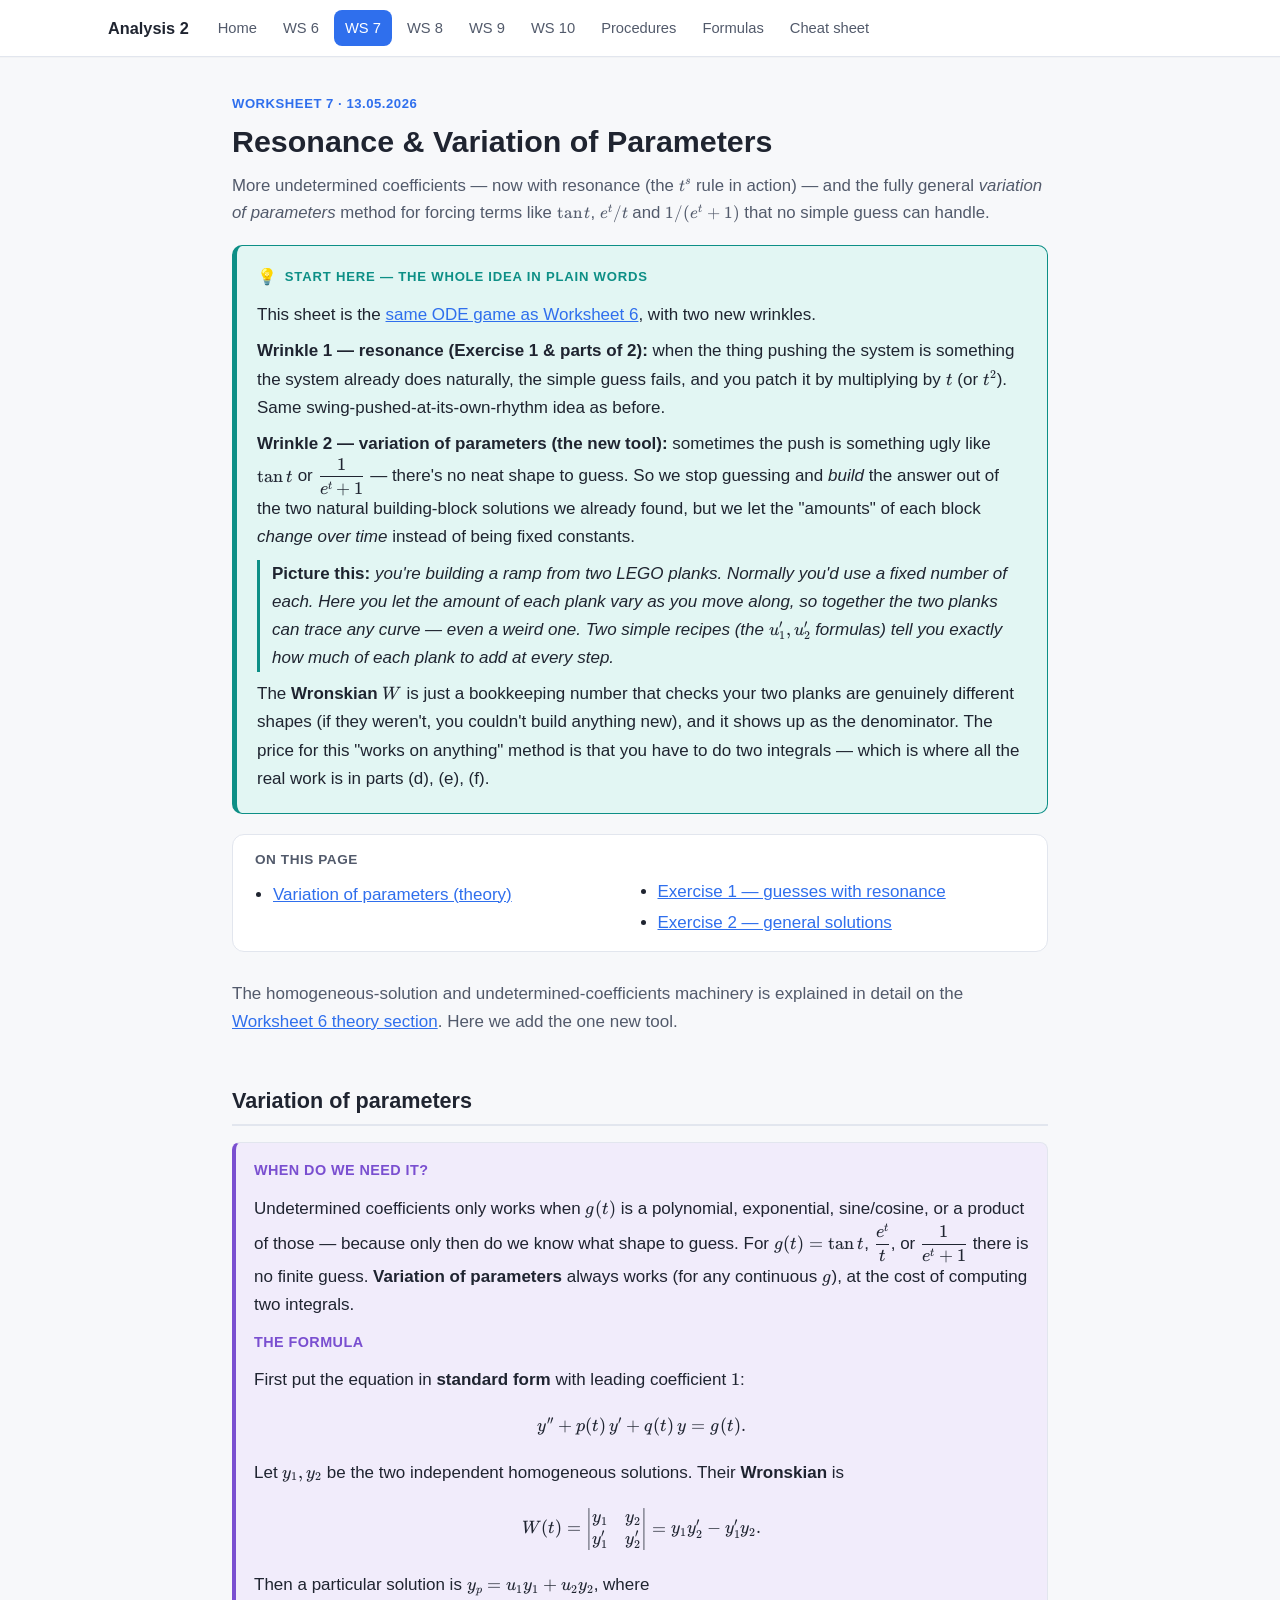
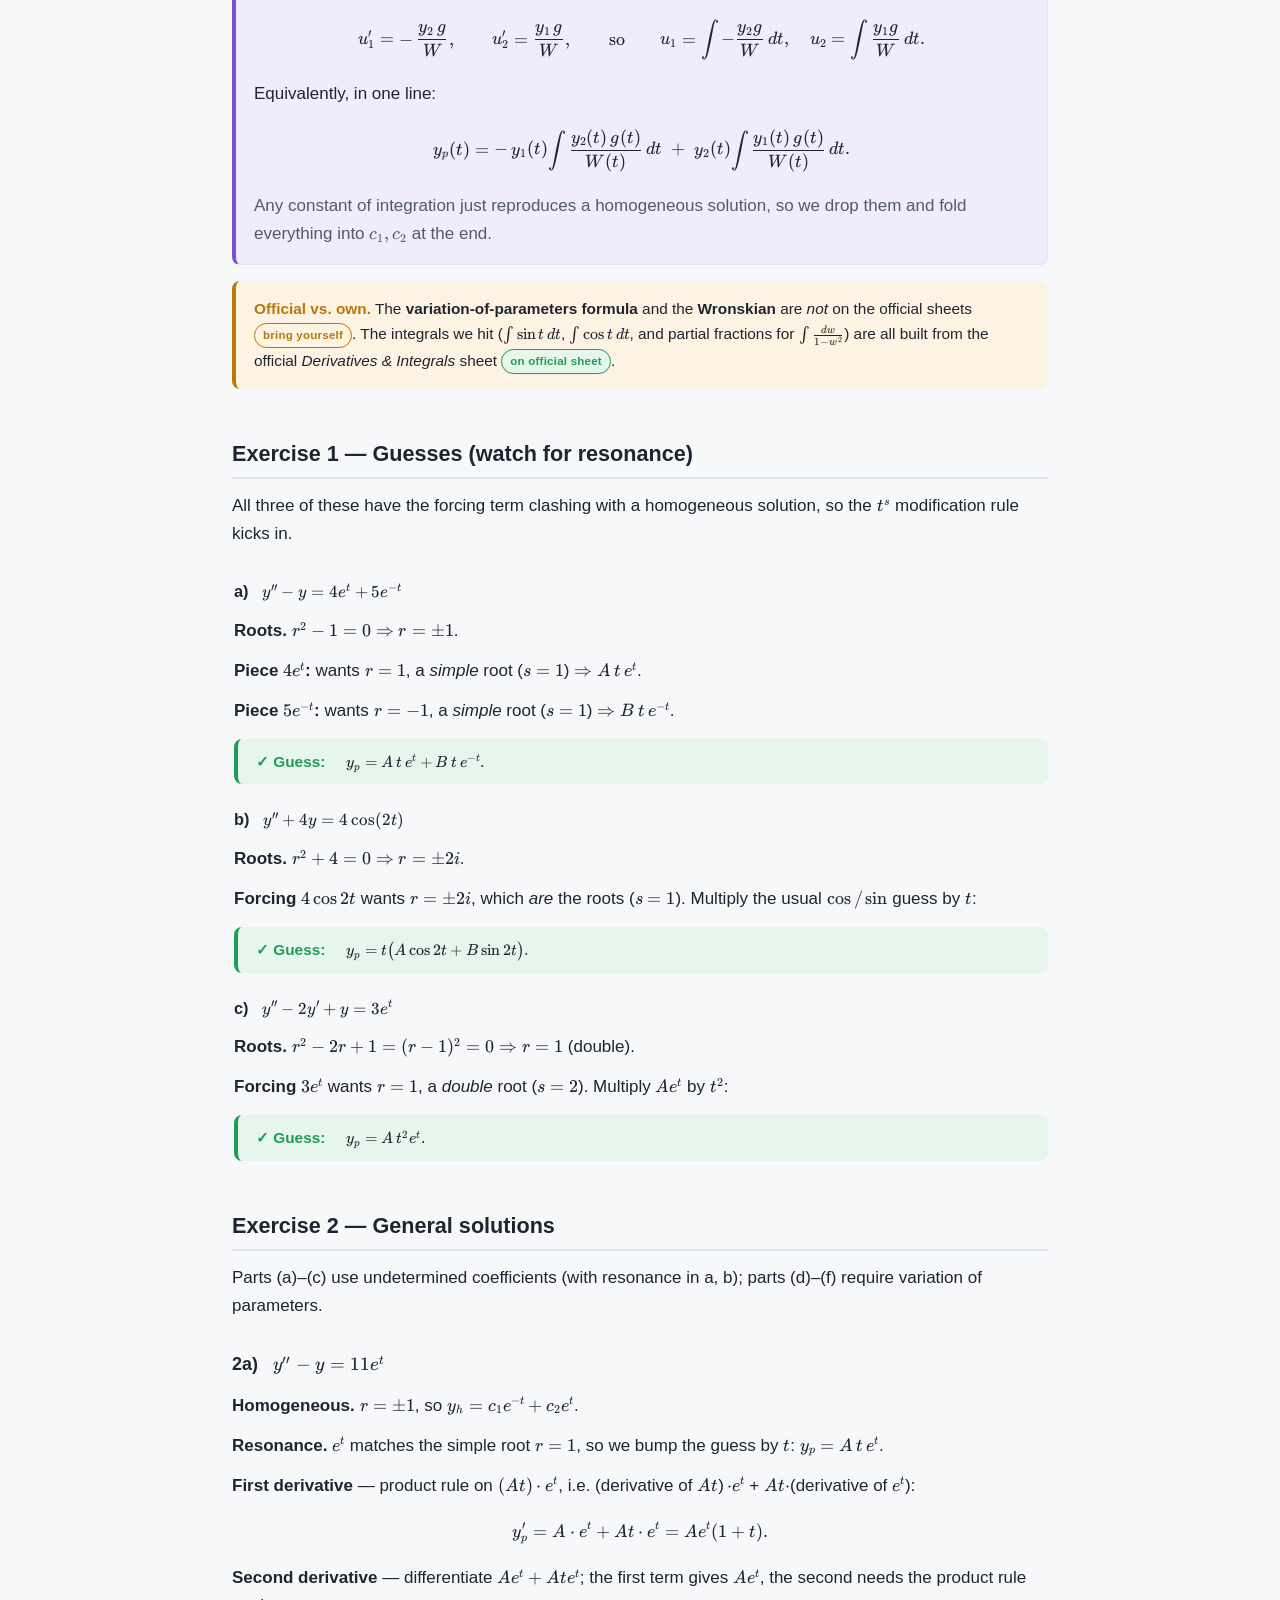
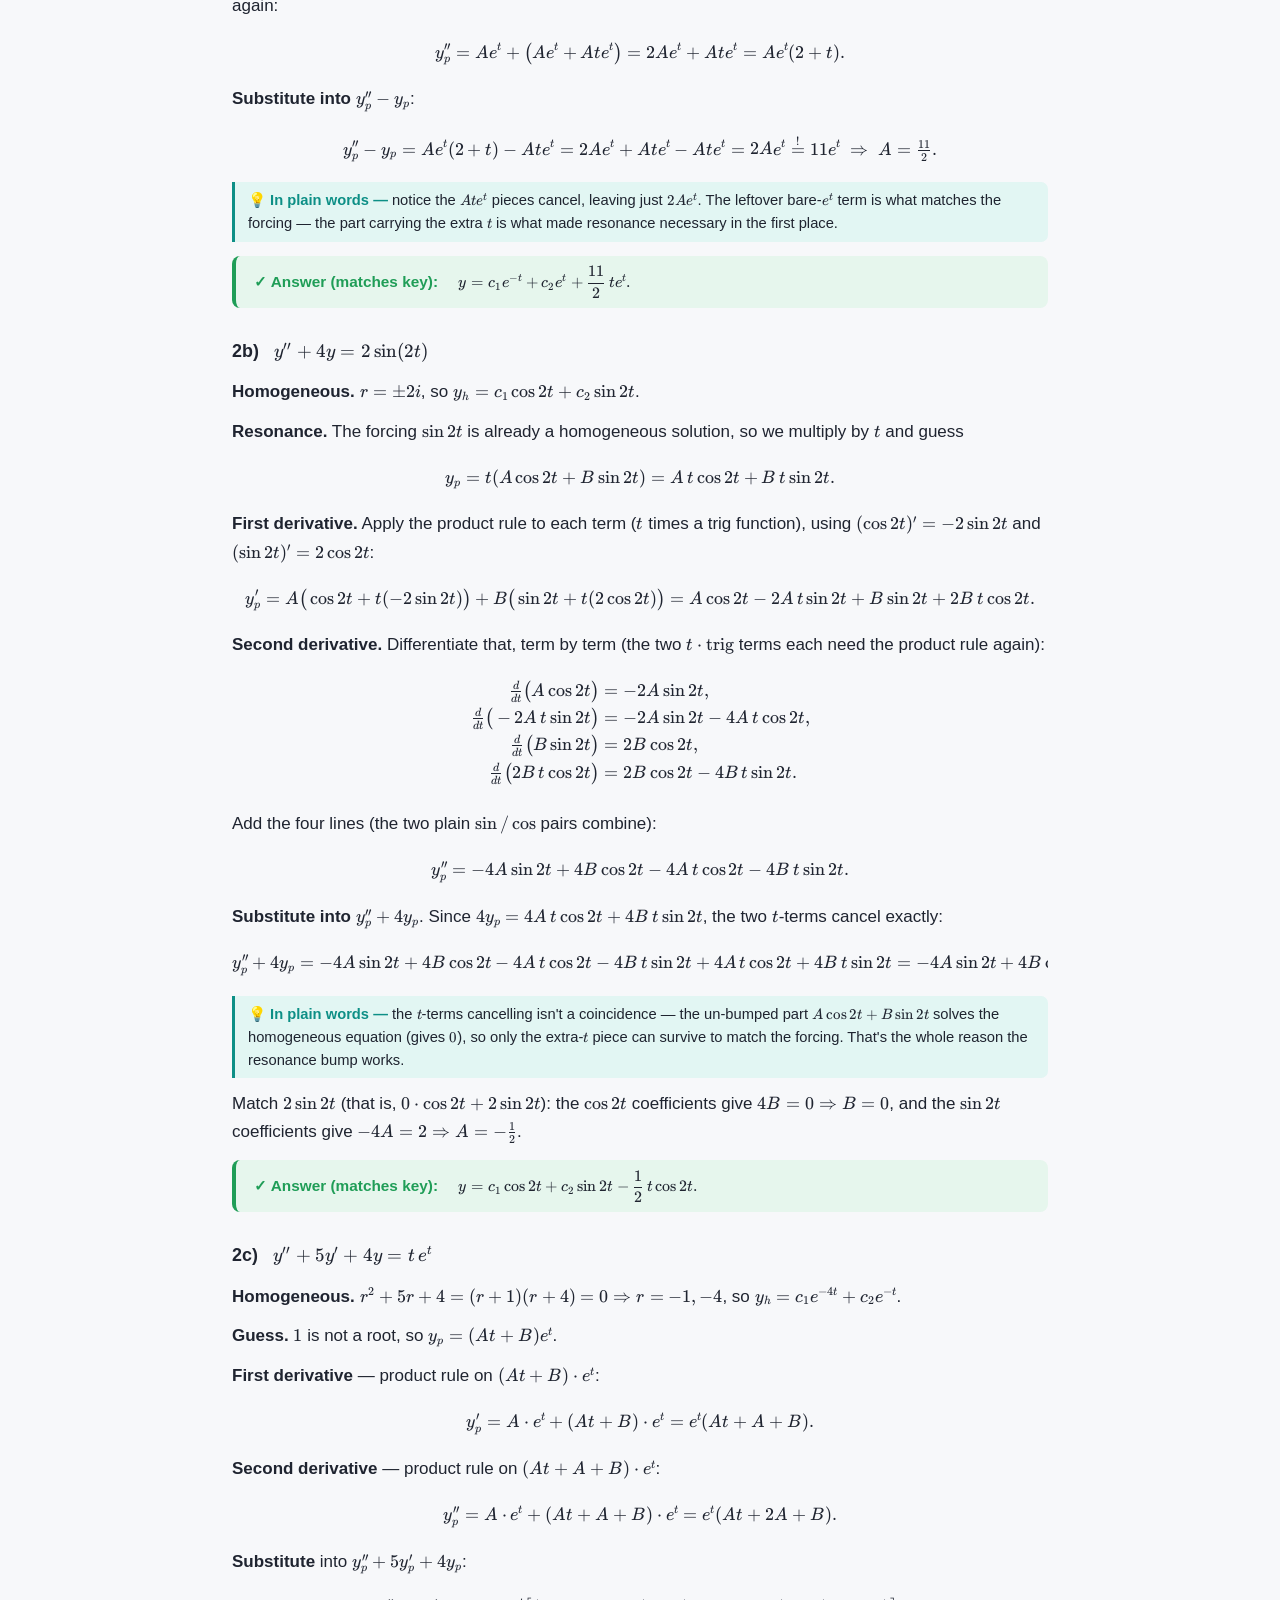
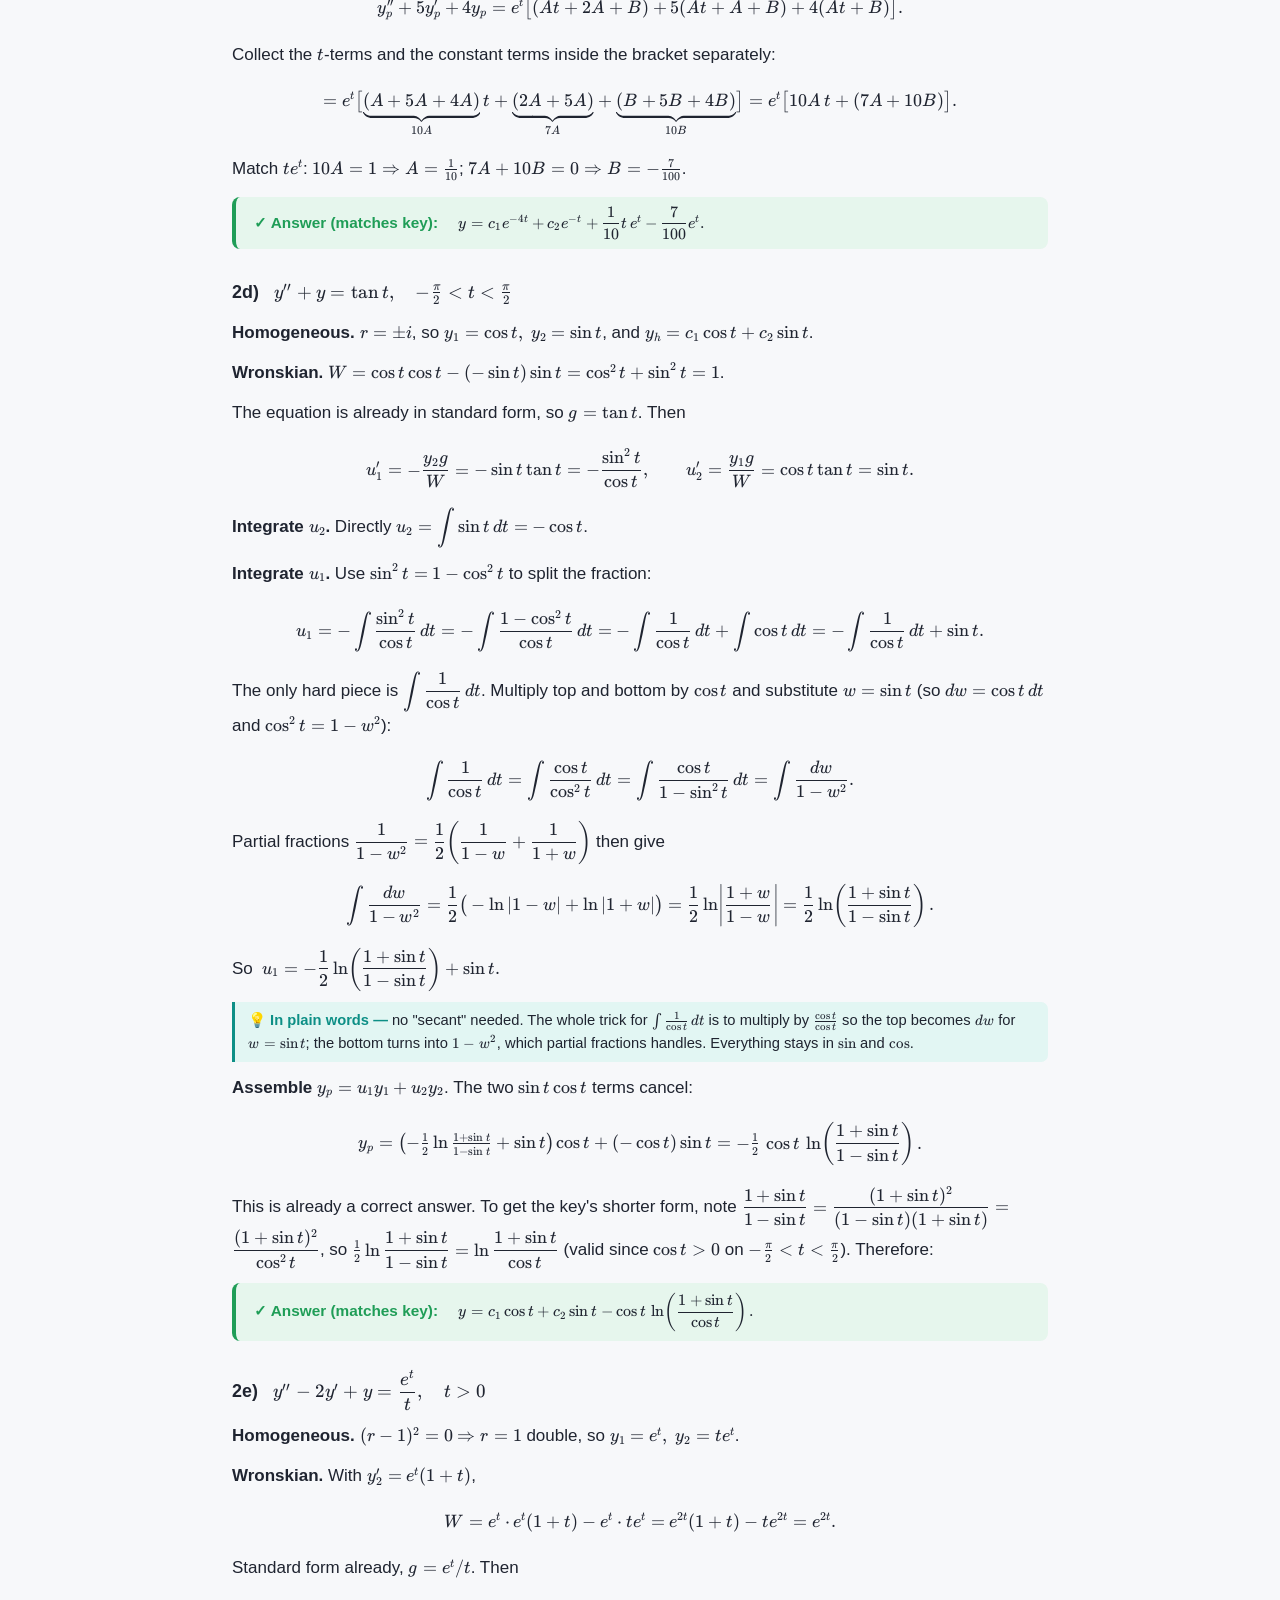
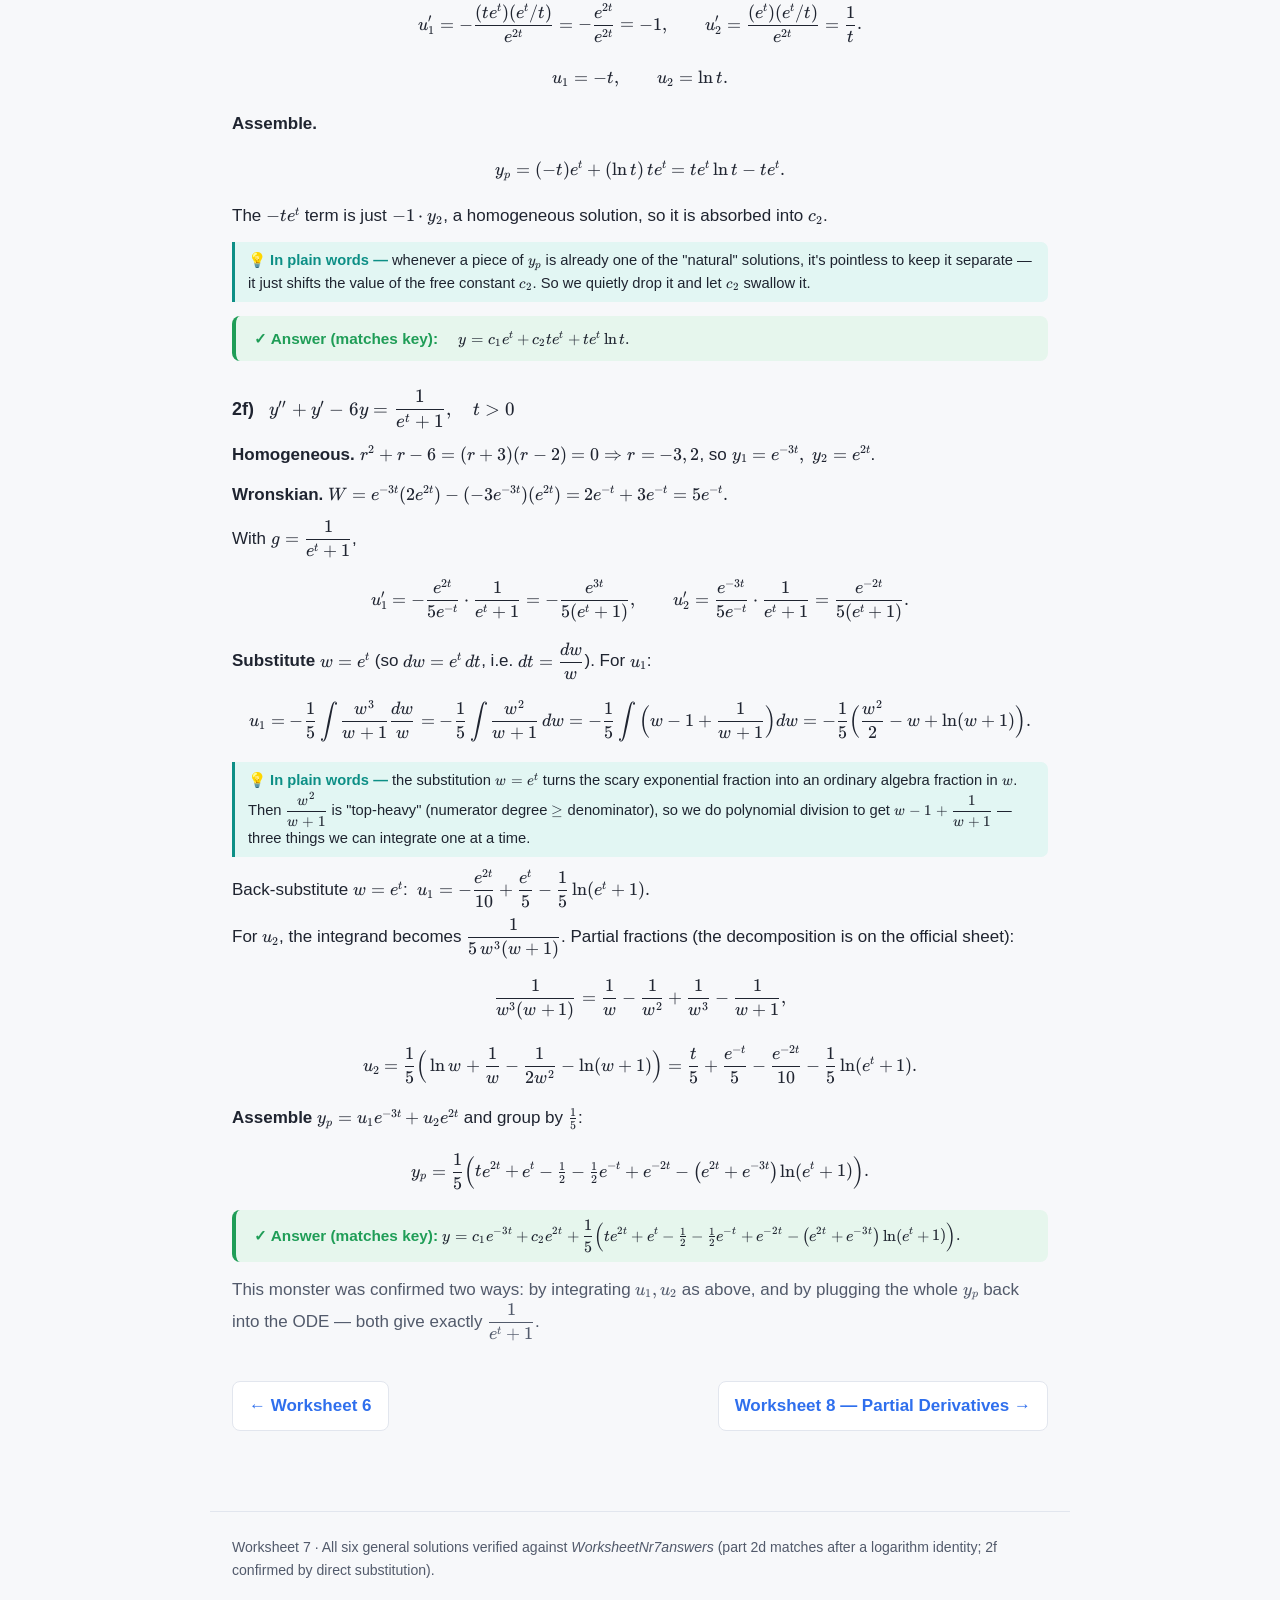
<file: worksheet7.html>
<!DOCTYPE html>
<html lang="en">
<head>
<meta charset="UTF-8">
<meta name="viewport" content="width=device-width, initial-scale=1.0">
<title>Worksheet 7 — Resonance &amp; Variation of Parameters</title>
<link rel="stylesheet" href="katex/katex.min.css">
<link rel="stylesheet" href="css/style.css">
<script defer src="katex/katex.min.js"></script>
<script defer src="katex/auto-render.min.js"></script>
<script defer src="js/render.js"></script>
</head>
<body>
<nav class="topnav"><div class="topnav-inner">
  <a class="brand" href="index.html">Analysis 2</a>
  <a class="navlink" href="index.html">Home</a>
  <a class="navlink" href="worksheet6.html">WS 6</a>
  <a class="navlink active" href="worksheet7.html">WS 7</a>
  <a class="navlink" href="worksheet8.html">WS 8</a>
  <a class="navlink" href="worksheet9.html">WS 9</a>
  <a class="navlink" href="worksheet10.html">WS 10</a>
  <a class="navlink" href="procedures.html">Procedures</a>
  <a class="navlink" href="formulas.html">Formulas</a>
  <a class="navlink" href="cheatsheet.html">Cheat sheet</a>
</div></nav>

<div class="wrap">
<div class="page-header">
  <span class="eyebrow">Worksheet 7 · 13.05.2026</span>
  <h1>Resonance &amp; Variation of Parameters</h1>
  <p class="lead">More undetermined coefficients — now with resonance (the $t^s$ rule in action) — and the fully general <em>variation of parameters</em> method for forcing terms like $\tan t$, $e^t/t$ and $1/(e^t+1)$ that no simple guess can handle.</p>
</div>

<div class="eli5">
<span class="eli5-title">Start here — the whole idea in plain words</span>
<p>This sheet is the <a href="worksheet6.html">same ODE game as Worksheet 6</a>, with two new wrinkles.</p>
<p><strong>Wrinkle 1 — resonance (Exercise 1 &amp; parts of 2):</strong> when the thing pushing the system is something the system already does naturally, the simple guess fails, and you patch it by multiplying by $t$ (or $t^2$). Same swing-pushed-at-its-own-rhythm idea as before.</p>
<p><strong>Wrinkle 2 — variation of parameters (the new tool):</strong> sometimes the push is something ugly like $\tan t$ or $\dfrac{1}{e^t+1}$ — there's no neat shape to guess. So we stop guessing and <em>build</em> the answer out of the two natural building-block solutions we already found, but we let the "amounts" of each block <em>change over time</em> instead of being fixed constants.</p>
<span class="analogy"><b>Picture this:</b> you're building a ramp from two LEGO planks. Normally you'd use a fixed number of each. Here you let the amount of each plank vary as you move along, so together the two planks can trace <em>any</em> curve — even a weird one. Two simple recipes (the $u_1',u_2'$ formulas) tell you exactly how much of each plank to add at every step.</span>
<p>The <strong>Wronskian</strong> $W$ is just a bookkeeping number that checks your two planks are genuinely different shapes (if they weren't, you couldn't build anything new), and it shows up as the denominator. The price for this "works on anything" method is that you have to do two integrals — which is where all the real work is in parts (d), (e), (f).</p>
</div>

<div class="toc">
  <strong>On this page</strong>
  <ul>
    <li><a href="#vop">Variation of parameters (theory)</a></li>
    <li><a href="#ex1">Exercise 1 — guesses with resonance</a></li>
    <li><a href="#ex2">Exercise 2 — general solutions</a></li>
  </ul>
</div>

<p class="muted">The homogeneous-solution and undetermined-coefficients machinery is explained in detail on the <a href="worksheet6.html#theory">Worksheet 6 theory section</a>. Here we add the one new tool.</p>

<!-- ===================== THEORY ===================== -->
<h2 id="vop">Variation of parameters</h2>
<div class="theory">
<span class="theory-title">When do we need it?</span>
<p>Undetermined coefficients only works when $g(t)$ is a polynomial, exponential, sine/cosine, or a product of those — because only then do we know what shape to guess. For $g(t)=\tan t$, $\dfrac{e^t}{t}$, or $\dfrac{1}{e^t+1}$ there is no finite guess. <strong>Variation of parameters</strong> always works (for any continuous $g$), at the cost of computing two integrals.</p>

<span class="theory-title">The formula</span>
<p>First put the equation in <strong>standard form</strong> with leading coefficient $1$:</p>
$$ y'' + p(t)\,y' + q(t)\,y = g(t). $$
<p>Let $y_1,y_2$ be the two independent homogeneous solutions. Their <strong>Wronskian</strong> is</p>
$$ W(t) = \begin{vmatrix} y_1 & y_2 \\ y_1' & y_2' \end{vmatrix} = y_1 y_2' - y_1' y_2. $$
<p>Then a particular solution is $y_p = u_1 y_1 + u_2 y_2$, where</p>
$$ u_1' = -\,\frac{y_2\,g}{W}, \qquad u_2' = \frac{y_1\,g}{W}, \qquad\text{so}\qquad u_1=\int -\frac{y_2 g}{W}\,dt,\quad u_2=\int \frac{y_1 g}{W}\,dt. $$
<p>Equivalently, in one line:</p>
$$ y_p(t) = -\,y_1(t)\!\int \frac{y_2(t)\,g(t)}{W(t)}\,dt \;+\; y_2(t)\!\int \frac{y_1(t)\,g(t)}{W(t)}\,dt. $$
<p class="muted">Any constant of integration just reproduces a homogeneous solution, so we drop them and fold everything into $c_1,c_2$ at the end.</p>
</div>
<div class="note">
<p><span class="note-title">Official vs. own.</span> The <strong>variation-of-parameters formula</strong> and the <strong>Wronskian</strong> are <em>not</em> on the official sheets <span class="pill pill-own">bring yourself</span>. The integrals we hit ($\int\sin t\,dt$, $\int\cos t\,dt$, and partial fractions for $\int\frac{dw}{1-w^2}$) are all built from the official <em>Derivatives &amp; Integrals</em> sheet <span class="pill pill-official">on official sheet</span>.</p>
</div>

<!-- ===================== EX 1 ===================== -->
<h2 id="ex1">Exercise 1 — Guesses (watch for resonance)</h2>
<p>All three of these have the forcing term clashing with a homogeneous solution, so the $t^s$ modification rule kicks in.</p>

<div class="exercise">
<div class="subpart">
<p class="subpart-head">a) &nbsp; $y'' - y = 4e^{t} + 5e^{-t}$</p>
<p><strong>Roots.</strong> $r^2-1=0 \Rightarrow r=\pm 1$.</p>
<p><strong>Piece $4e^{t}$:</strong> wants $r=1$, a <em>simple</em> root ($s=1$) $\Rightarrow A\,t\,e^{t}$.</p>
<p><strong>Piece $5e^{-t}$:</strong> wants $r=-1$, a <em>simple</em> root ($s=1$) $\Rightarrow B\,t\,e^{-t}$.</p>
<div class="check"><span class="check-title">Guess:</span> $\quad y_p = A\,t\,e^{t} + B\,t\,e^{-t}.$</div>
</div>

<div class="subpart">
<p class="subpart-head">b) &nbsp; $y'' + 4y = 4\cos(2t)$</p>
<p><strong>Roots.</strong> $r^2+4=0 \Rightarrow r=\pm 2i$.</p>
<p><strong>Forcing $4\cos 2t$</strong> wants $r=\pm 2i$, which <em>are</em> the roots ($s=1$). Multiply the usual $\cos/\sin$ guess by $t$:</p>
<div class="check"><span class="check-title">Guess:</span> $\quad y_p = t\big(A\cos 2t + B\sin 2t\big).$</div>
</div>

<div class="subpart">
<p class="subpart-head">c) &nbsp; $y'' - 2y' + y = 3e^{t}$</p>
<p><strong>Roots.</strong> $r^2-2r+1=(r-1)^2=0 \Rightarrow r=1$ (double).</p>
<p><strong>Forcing $3e^{t}$</strong> wants $r=1$, a <em>double</em> root ($s=2$). Multiply $A e^t$ by $t^2$:</p>
<div class="check"><span class="check-title">Guess:</span> $\quad y_p = A\,t^{2}e^{t}.$</div>
</div>
</div>

<!-- ===================== EX 2 ===================== -->
<h2 id="ex2">Exercise 2 — General solutions</h2>
<p>Parts (a)–(c) use undetermined coefficients (with resonance in a, b); parts (d)–(f) require variation of parameters.</p>

<div class="exercise">
<!-- 2a -->
<h3>2a) &nbsp; $y'' - y = 11e^{t}$</h3>
<p><strong>Homogeneous.</strong> $r=\pm1$, so $y_h=c_1 e^{-t}+c_2 e^{t}$.</p>
<p><strong>Resonance.</strong> $e^t$ matches the simple root $r=1$, so we bump the guess by $t$: $y_p = A\,t\,e^{t}$.</p>
<p><strong>First derivative</strong> — product rule on $(A t)\cdot e^{t}$, i.e. (derivative of $At$)$\,\cdot e^t$ + $At\cdot$(derivative of $e^t$):</p>
$$ y_p' = A\cdot e^{t} + A t\cdot e^{t} = A e^{t}(1+t). $$
<p><strong>Second derivative</strong> — differentiate $A e^{t} + A t e^{t}$; the first term gives $A e^t$, the second needs the product rule again:</p>
$$ y_p'' = A e^{t} + \big(A e^{t} + A t e^{t}\big) = 2A e^{t} + A t e^{t} = A e^{t}(2+t). $$
<p><strong>Substitute into</strong> $y_p''-y_p$:</p>
$$ y_p''-y_p = A e^{t}(2+t) - A t e^{t} = 2A e^{t} + A t e^{t} - A t e^{t} = 2A e^{t} \stackrel{!}{=} 11e^{t}\ \Rightarrow\ A=\tfrac{11}{2}. $$
<div class="tip">notice the $A t e^{t}$ pieces cancel, leaving just $2Ae^t$. The leftover bare-$e^t$ term is what matches the forcing — the part carrying the extra $t$ is what made resonance necessary in the first place.</div>
<div class="check"><span class="check-title">Answer (matches key):</span> $\quad y = c_1 e^{-t} + c_2 e^{t} + \dfrac{11}{2}\,t e^{t}.$</div>

<!-- 2b -->
<h3>2b) &nbsp; $y'' + 4y = 2\sin(2t)$</h3>
<p><strong>Homogeneous.</strong> $r=\pm 2i$, so $y_h=c_1\cos 2t+c_2\sin 2t$.</p>
<p><strong>Resonance.</strong> The forcing $\sin 2t$ is already a homogeneous solution, so we multiply by $t$ and guess</p>
$$ y_p = t(A\cos 2t + B\sin 2t) = A\,t\cos 2t + B\,t\sin 2t. $$
<p><strong>First derivative.</strong> Apply the product rule to each term ($t$ times a trig function), using $(\cos 2t)'=-2\sin 2t$ and $(\sin 2t)'=2\cos 2t$:</p>
$$ y_p' = A\big(\cos 2t + t(-2\sin 2t)\big) + B\big(\sin 2t + t(2\cos 2t)\big) = A\cos 2t - 2A\,t\sin 2t + B\sin 2t + 2B\,t\cos 2t. $$
<p><strong>Second derivative.</strong> Differentiate that, term by term (the two $t\cdot\text{trig}$ terms each need the product rule again):</p>
$$ \begin{aligned}
\tfrac{d}{dt}\big(A\cos 2t\big) &= -2A\sin 2t,\\
\tfrac{d}{dt}\big(-2A\,t\sin 2t\big) &= -2A\sin 2t - 4A\,t\cos 2t,\\
\tfrac{d}{dt}\big(B\sin 2t\big) &= 2B\cos 2t,\\
\tfrac{d}{dt}\big(2B\,t\cos 2t\big) &= 2B\cos 2t - 4B\,t\sin 2t.
\end{aligned} $$
<p>Add the four lines (the two plain $\sin/\cos$ pairs combine):</p>
$$ y_p'' = -4A\sin 2t + 4B\cos 2t - 4A\,t\cos 2t - 4B\,t\sin 2t. $$
<p><strong>Substitute into</strong> $y_p'' + 4y_p$. Since $4y_p = 4A\,t\cos 2t + 4B\,t\sin 2t$, the two $t$-terms cancel exactly:</p>
$$ y_p'' + 4y_p = -4A\sin 2t + 4B\cos 2t - 4A\,t\cos 2t - 4B\,t\sin 2t + 4A\,t\cos 2t + 4B\,t\sin 2t = -4A\sin 2t + 4B\cos 2t. $$
<div class="tip">the $t$-terms cancelling isn't a coincidence — the un-bumped part $A\cos 2t+B\sin 2t$ solves the homogeneous equation (gives $0$), so only the extra-$t$ piece can survive to match the forcing. That's the whole reason the resonance bump works.</div>
<p>Match $2\sin 2t$ (that is, $0\cdot\cos 2t + 2\sin 2t$): the $\cos 2t$ coefficients give $4B=0\Rightarrow B=0$, and the $\sin 2t$ coefficients give $-4A=2\Rightarrow A=-\tfrac12$.</p>
<div class="check"><span class="check-title">Answer (matches key):</span> $\quad y = c_1\cos 2t + c_2\sin 2t - \dfrac{1}{2}\,t\cos 2t.$</div>

<!-- 2c -->
<h3>2c) &nbsp; $y'' + 5y' + 4y = t\,e^{t}$</h3>
<p><strong>Homogeneous.</strong> $r^2+5r+4=(r+1)(r+4)=0\Rightarrow r=-1,-4$, so $y_h=c_1 e^{-4t}+c_2 e^{-t}$.</p>
<p><strong>Guess.</strong> $1$ is not a root, so $y_p=(At+B)e^{t}$.</p>
<p><strong>First derivative</strong> — product rule on $(At+B)\cdot e^{t}$:</p>
$$ y_p' = A\cdot e^{t} + (At+B)\cdot e^{t} = e^{t}(At + A + B). $$
<p><strong>Second derivative</strong> — product rule on $(At+A+B)\cdot e^{t}$:</p>
$$ y_p'' = A\cdot e^{t} + (At+A+B)\cdot e^{t} = e^{t}(At + 2A + B). $$
<p><strong>Substitute</strong> into $y_p''+5y_p'+4y_p$:</p>
$$ y_p''+5y_p'+4y_p = e^{t}\big[(At+2A+B) + 5(At+A+B) + 4(At+B)\big]. $$
<p>Collect the $t$-terms and the constant terms inside the bracket separately:</p>
$$ = e^{t}\big[\underbrace{(A+5A+4A)}_{10A}\,t + \underbrace{(2A+5A)}_{7A} + \underbrace{(B+5B+4B)}_{10B}\big] = e^{t}\big[10A\,t + (7A+10B)\big]. $$
<p>Match $t e^{t}$: $10A=1\Rightarrow A=\tfrac{1}{10}$; $7A+10B=0\Rightarrow B=-\tfrac{7}{100}$.</p>
<div class="check"><span class="check-title">Answer (matches key):</span> $\quad y = c_1 e^{-4t} + c_2 e^{-t} + \dfrac{1}{10}t\,e^{t} - \dfrac{7}{100}e^{t}.$</div>

<!-- 2d -->
<h3>2d) &nbsp; $y'' + y = \tan t,\quad -\tfrac{\pi}{2}\lt t\lt\tfrac{\pi}{2}$</h3>
<p><strong>Homogeneous.</strong> $r=\pm i$, so $y_1=\cos t,\ y_2=\sin t$, and $y_h=c_1\cos t+c_2\sin t$.</p>
<p><strong>Wronskian.</strong> $W = \cos t\cos t - (-\sin t)\sin t = \cos^2 t+\sin^2 t = 1$.</p>
<p>The equation is already in standard form, so $g=\tan t$. Then</p>
$$ u_1' = -\frac{y_2 g}{W} = -\sin t\tan t = -\frac{\sin^2 t}{\cos t}, \qquad u_2' = \frac{y_1 g}{W} = \cos t\tan t = \sin t. $$
<p><strong>Integrate $u_2$.</strong> Directly $u_2 = \displaystyle\int \sin t\,dt = -\cos t$.</p>
<p><strong>Integrate $u_1$.</strong> Use $\sin^2 t = 1-\cos^2 t$ to split the fraction:</p>
$$ u_1 = -\int\frac{\sin^2 t}{\cos t}\,dt = -\int\frac{1-\cos^2 t}{\cos t}\,dt = -\int\frac{1}{\cos t}\,dt + \int\cos t\,dt = -\int\frac{1}{\cos t}\,dt + \sin t. $$
<p>The only hard piece is $\displaystyle\int\frac{1}{\cos t}\,dt$. Multiply top and bottom by $\cos t$ and substitute $w=\sin t$ (so $dw=\cos t\,dt$ and $\cos^2 t = 1-w^2$):</p>
$$ \int\frac{1}{\cos t}\,dt = \int\frac{\cos t}{\cos^2 t}\,dt = \int\frac{\cos t}{1-\sin^2 t}\,dt = \int\frac{dw}{1-w^2}. $$
<p>Partial fractions $\dfrac{1}{1-w^2}=\dfrac12\!\left(\dfrac{1}{1-w}+\dfrac{1}{1+w}\right)$ then give</p>
$$ \int\frac{dw}{1-w^2} = \frac12\big(-\ln|1-w|+\ln|1+w|\big) = \frac12\ln\!\left|\frac{1+w}{1-w}\right| = \frac12\ln\!\left(\frac{1+\sin t}{1-\sin t}\right). $$
<p>So $\;u_1 = -\dfrac12\ln\!\left(\dfrac{1+\sin t}{1-\sin t}\right) + \sin t.$</p>
<div class="tip">no "secant" needed. The whole trick for $\int\frac{1}{\cos t}\,dt$ is to multiply by $\frac{\cos t}{\cos t}$ so the top becomes $dw$ for $w=\sin t$; the bottom turns into $1-w^2$, which partial fractions handles. Everything stays in $\sin$ and $\cos$.</div>
<p><strong>Assemble</strong> $y_p=u_1 y_1+u_2 y_2$. The two $\sin t\cos t$ terms cancel:</p>
$$ y_p = \left(-\tfrac12\ln\tfrac{1+\sin t}{1-\sin t}+\sin t\right)\cos t + (-\cos t)\sin t = -\tfrac12\,\cos t\,\ln\!\left(\frac{1+\sin t}{1-\sin t}\right). $$
<p>This is already a correct answer. To get the key's shorter form, note $\dfrac{1+\sin t}{1-\sin t}=\dfrac{(1+\sin t)^2}{(1-\sin t)(1+\sin t)}=\dfrac{(1+\sin t)^2}{\cos^2 t}$, so $\tfrac12\ln\dfrac{1+\sin t}{1-\sin t}=\ln\dfrac{1+\sin t}{\cos t}$ (valid since $\cos t\gt0$ on $-\tfrac{\pi}{2}\lt t\lt\tfrac{\pi}{2}$). Therefore:</p>
<div class="check"><span class="check-title">Answer (matches key):</span> $\quad y = c_1\cos t + c_2\sin t - \cos t\,\ln\!\left(\dfrac{1+\sin t}{\cos t}\right).$</div>

<!-- 2e -->
<h3>2e) &nbsp; $y'' - 2y' + y = \dfrac{e^{t}}{t},\quad t\gt 0$</h3>
<p><strong>Homogeneous.</strong> $(r-1)^2=0\Rightarrow r=1$ double, so $y_1=e^{t},\ y_2=t e^{t}$.</p>
<p><strong>Wronskian.</strong> With $y_2'=e^{t}(1+t)$,</p>
$$ W = e^{t}\cdot e^{t}(1+t) - e^{t}\cdot t e^{t} = e^{2t}(1+t) - t e^{2t} = e^{2t}. $$
<p>Standard form already, $g=e^{t}/t$. Then</p>
$$ u_1' = -\frac{(t e^{t})(e^{t}/t)}{e^{2t}} = -\frac{e^{2t}}{e^{2t}} = -1, \qquad u_2' = \frac{(e^{t})(e^{t}/t)}{e^{2t}} = \frac{1}{t}. $$
$$ u_1 = -t, \qquad u_2 = \ln t. $$
<p><strong>Assemble.</strong></p>
$$ y_p = (-t)e^{t} + (\ln t)\,t e^{t} = t e^{t}\ln t - t e^{t}. $$
<p>The $-t e^{t}$ term is just $-1\cdot y_2$, a homogeneous solution, so it is absorbed into $c_2$.</p>
<div class="tip">whenever a piece of $y_p$ is already one of the "natural" solutions, it's pointless to keep it separate — it just shifts the value of the free constant $c_2$. So we quietly drop it and let $c_2$ swallow it.</div>
<div class="check"><span class="check-title">Answer (matches key):</span> $\quad y = c_1 e^{t} + c_2 t e^{t} + t e^{t}\ln t.$</div>

<!-- 2f -->
<h3>2f) &nbsp; $y'' + y' - 6y = \dfrac{1}{e^{t}+1},\quad t\gt 0$</h3>
<p><strong>Homogeneous.</strong> $r^2+r-6=(r+3)(r-2)=0\Rightarrow r=-3,2$, so $y_1=e^{-3t},\ y_2=e^{2t}$.</p>
<p><strong>Wronskian.</strong> $W = e^{-3t}(2e^{2t}) - (-3e^{-3t})(e^{2t}) = 2e^{-t}+3e^{-t} = 5e^{-t}.$</p>
<p>With $g=\dfrac{1}{e^{t}+1}$,</p>
$$ u_1' = -\frac{e^{2t}}{5e^{-t}}\cdot\frac{1}{e^{t}+1} = -\frac{e^{3t}}{5(e^{t}+1)}, \qquad u_2' = \frac{e^{-3t}}{5e^{-t}}\cdot\frac{1}{e^{t}+1} = \frac{e^{-2t}}{5(e^{t}+1)}. $$
<p><strong>Substitute $w=e^{t}$</strong> (so $dw=e^{t}\,dt$, i.e. $dt=\dfrac{dw}{w}$). For $u_1$:</p>
$$ u_1 = -\frac15\int\frac{w^3}{w+1}\frac{dw}{w} = -\frac15\int\frac{w^2}{w+1}\,dw = -\frac15\int\Big(w-1+\frac{1}{w+1}\Big)dw = -\frac15\Big(\frac{w^2}{2}-w+\ln(w+1)\Big). $$
<div class="tip">the substitution $w=e^t$ turns the scary exponential fraction into an ordinary algebra fraction in $w$. Then $\dfrac{w^2}{w+1}$ is "top-heavy" (numerator degree $\ge$ denominator), so we do polynomial division to get $w-1+\dfrac{1}{w+1}$ — three things we can integrate one at a time.</div>
<p>Back-substitute $w=e^t$: $\;u_1 = -\dfrac{e^{2t}}{10}+\dfrac{e^{t}}{5}-\dfrac{1}{5}\ln(e^{t}+1).$</p>
<p>For $u_2$, the integrand becomes $\dfrac{1}{5\,w^3(w+1)}$. Partial fractions (the decomposition is on the official sheet):</p>
$$ \frac{1}{w^3(w+1)} = \frac{1}{w}-\frac{1}{w^2}+\frac{1}{w^3}-\frac{1}{w+1}, $$
$$ u_2 = \frac15\Big(\ln w + \frac1w - \frac{1}{2w^2} - \ln(w+1)\Big) = \frac{t}{5}+\frac{e^{-t}}{5}-\frac{e^{-2t}}{10}-\frac15\ln(e^{t}+1). $$
<p><strong>Assemble</strong> $y_p=u_1 e^{-3t}+u_2 e^{2t}$ and group by $\tfrac15$:</p>
$$ y_p = \frac15\Big( t e^{2t} + e^{t} - \tfrac12 - \tfrac12 e^{-t} + e^{-2t} - \big(e^{2t}+e^{-3t}\big)\ln(e^{t}+1)\Big). $$
<div class="check"><span class="check-title">Answer (matches key):</span>
$ \displaystyle y = c_1 e^{-3t} + c_2 e^{2t} + \frac15\Big( t e^{2t} + e^{t} - \tfrac12 - \tfrac12 e^{-t} + e^{-2t} - \big(e^{2t}+e^{-3t}\big)\ln(e^{t}+1)\Big).$
</div>
<p class="muted">This monster was confirmed two ways: by integrating $u_1,u_2$ as above, and by plugging the whole $y_p$ back into the ODE — both give exactly $\dfrac{1}{e^t+1}$.</p>
</div>

<div class="pager">
  <a href="worksheet6.html">← Worksheet 6</a>
  <span class="spacer"></span>
  <a href="worksheet8.html">Worksheet 8 — Partial Derivatives →</a>
</div>
</div>

<footer class="site">Worksheet 7 · All six general solutions verified against <em>WorksheetNr7answers</em> (part 2d matches after a logarithm identity; 2f confirmed by direct substitution).</footer>
</body>
</html>
</file>
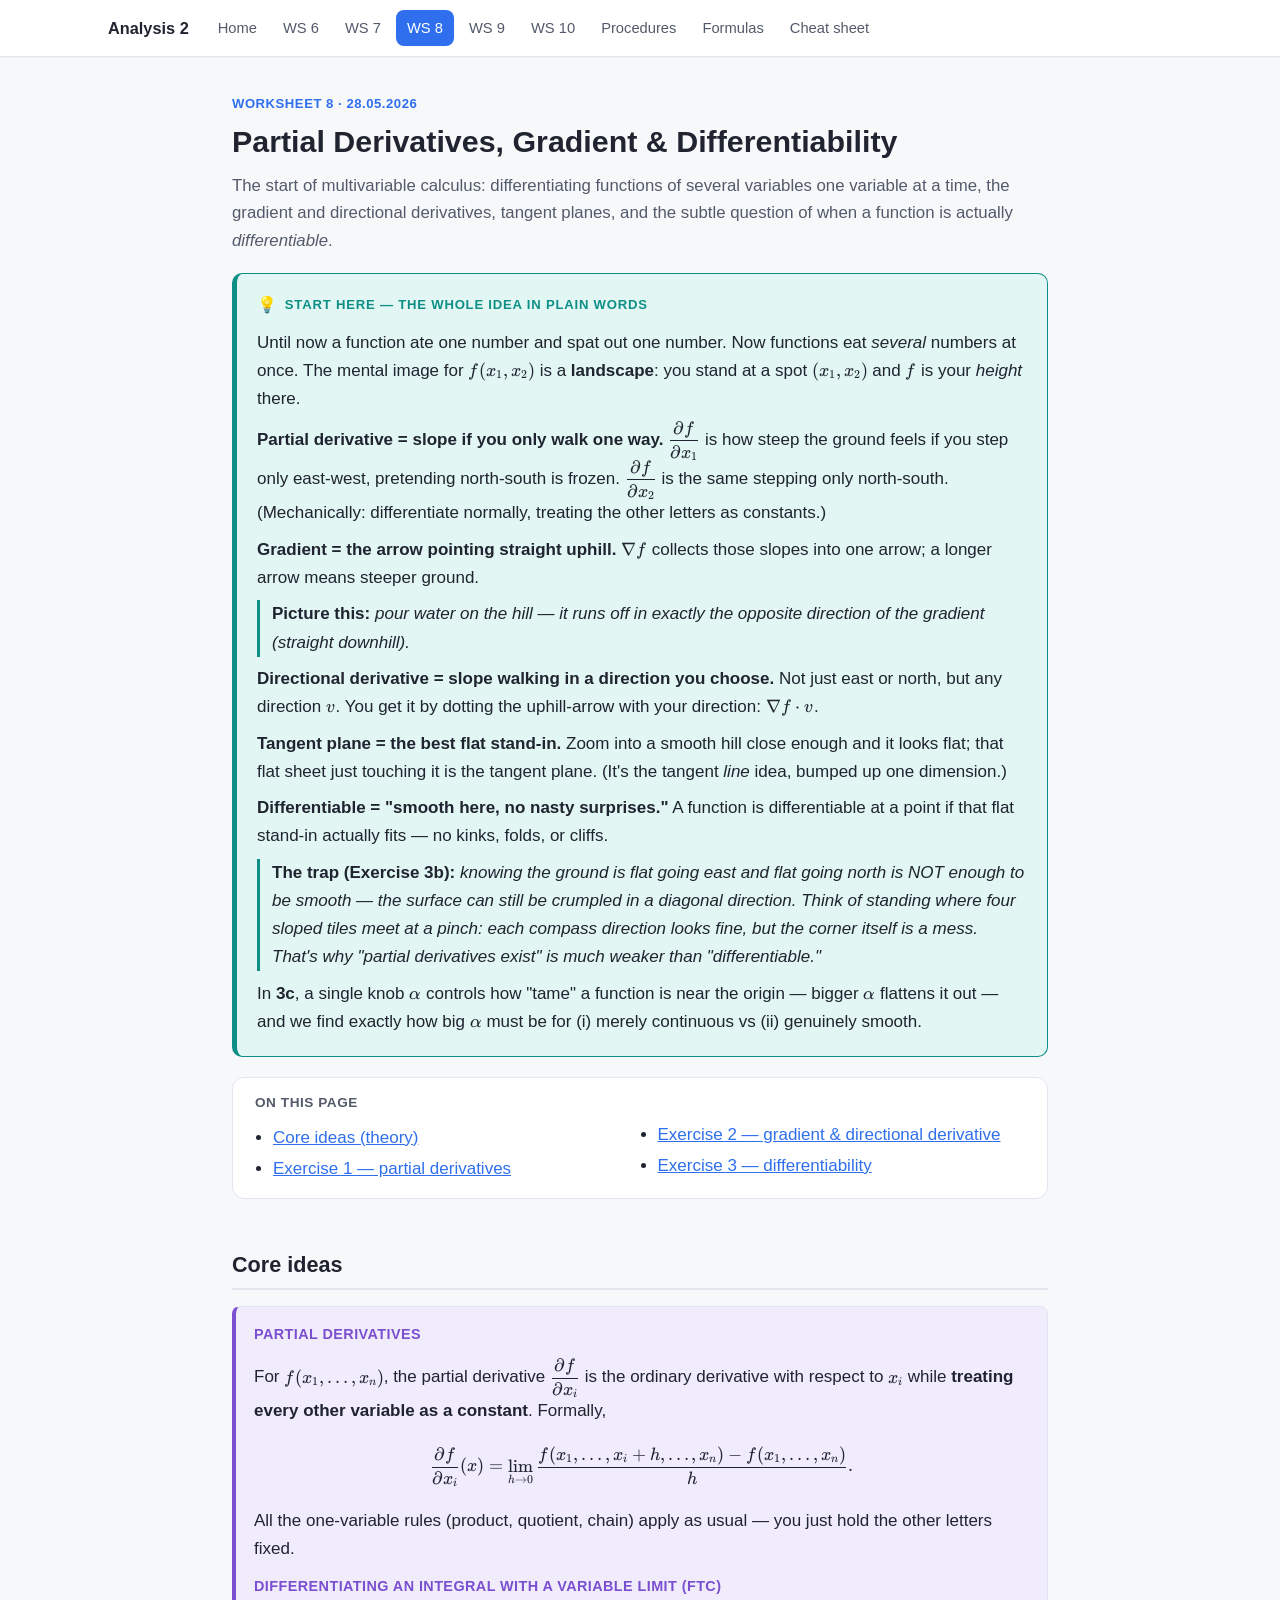
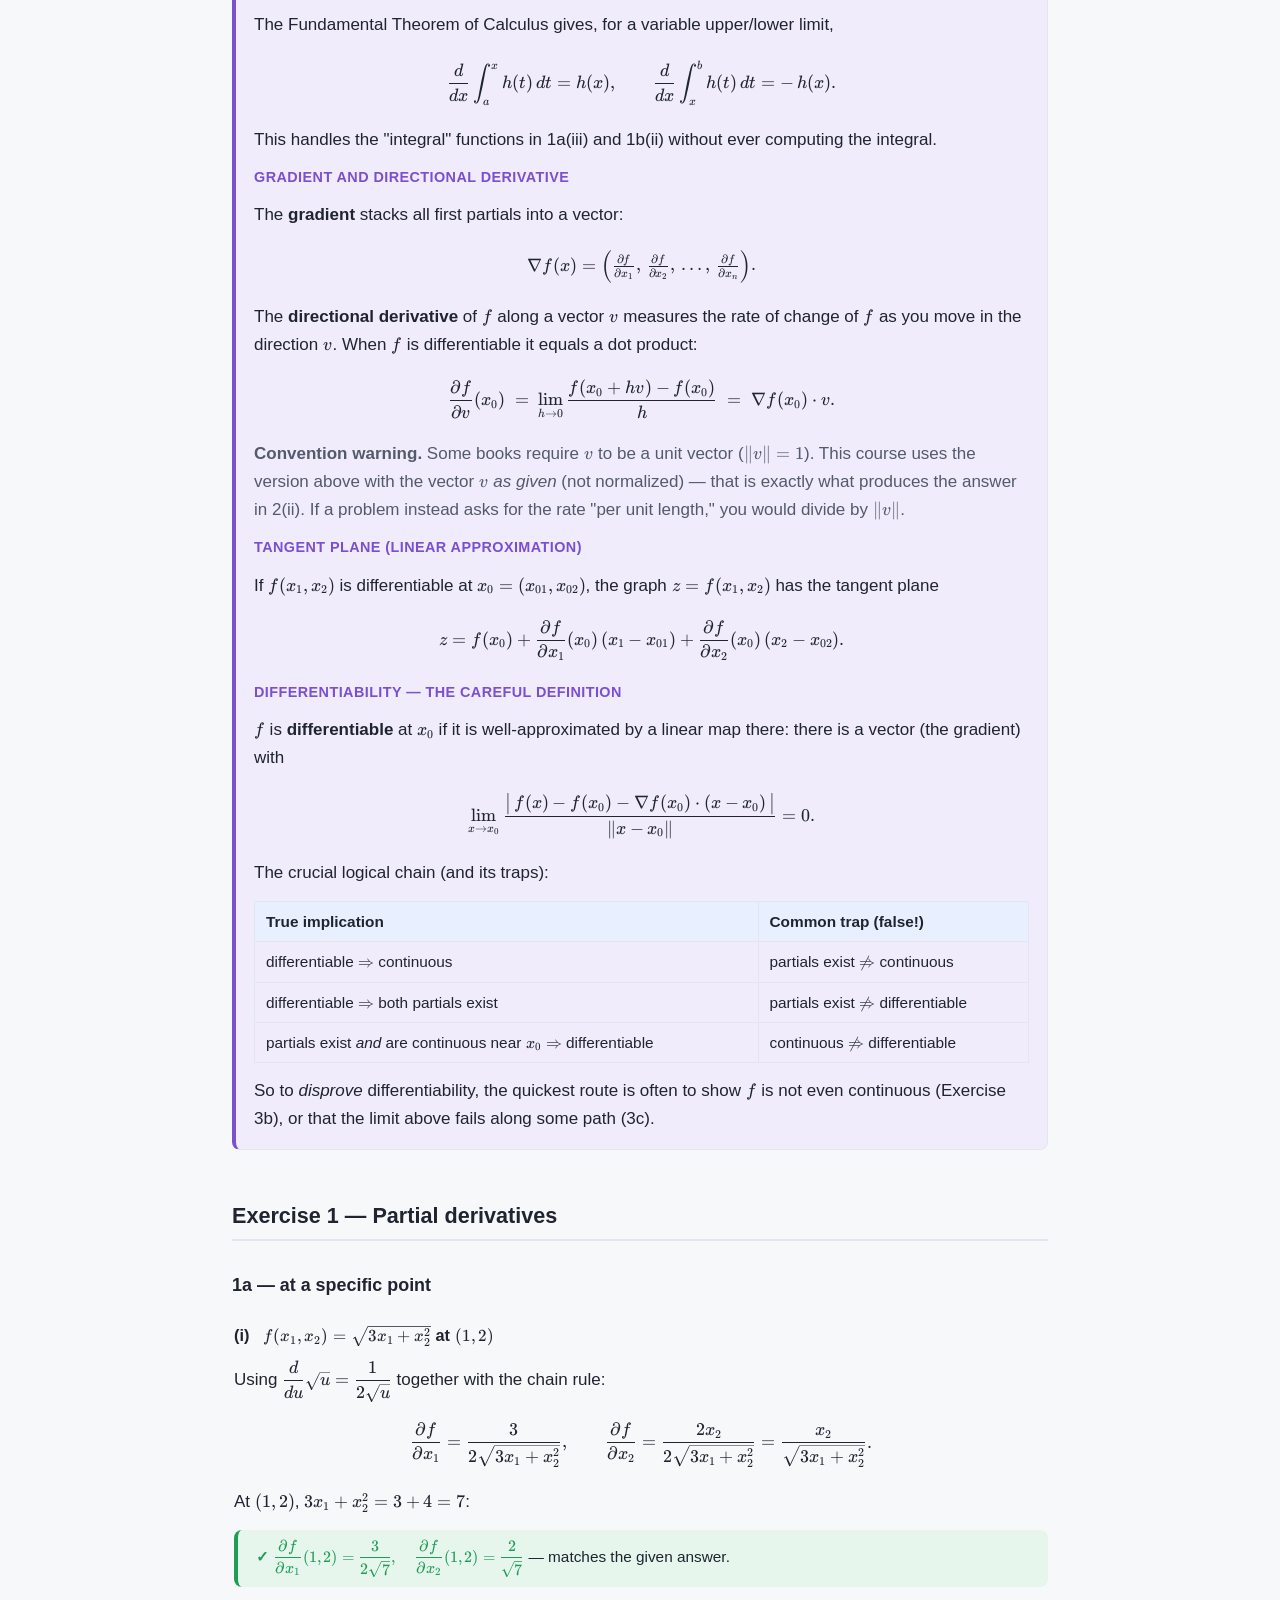
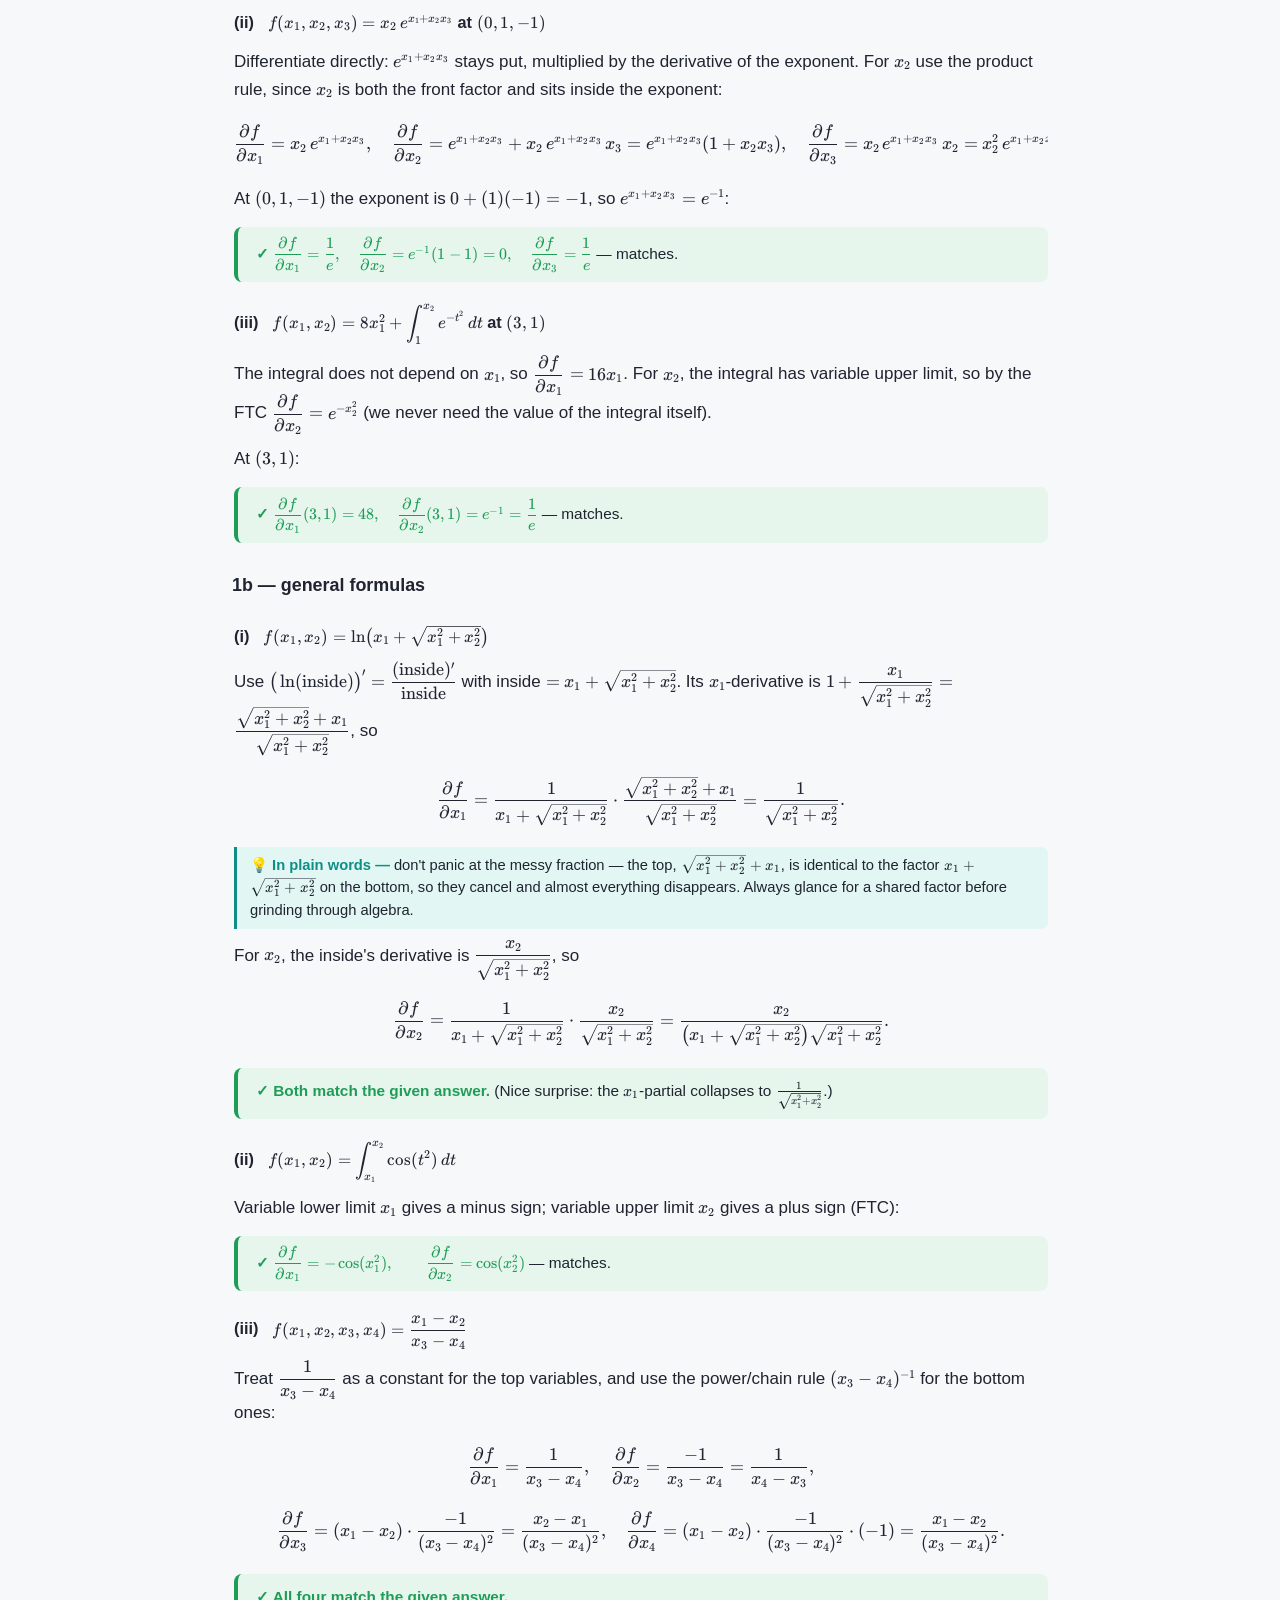
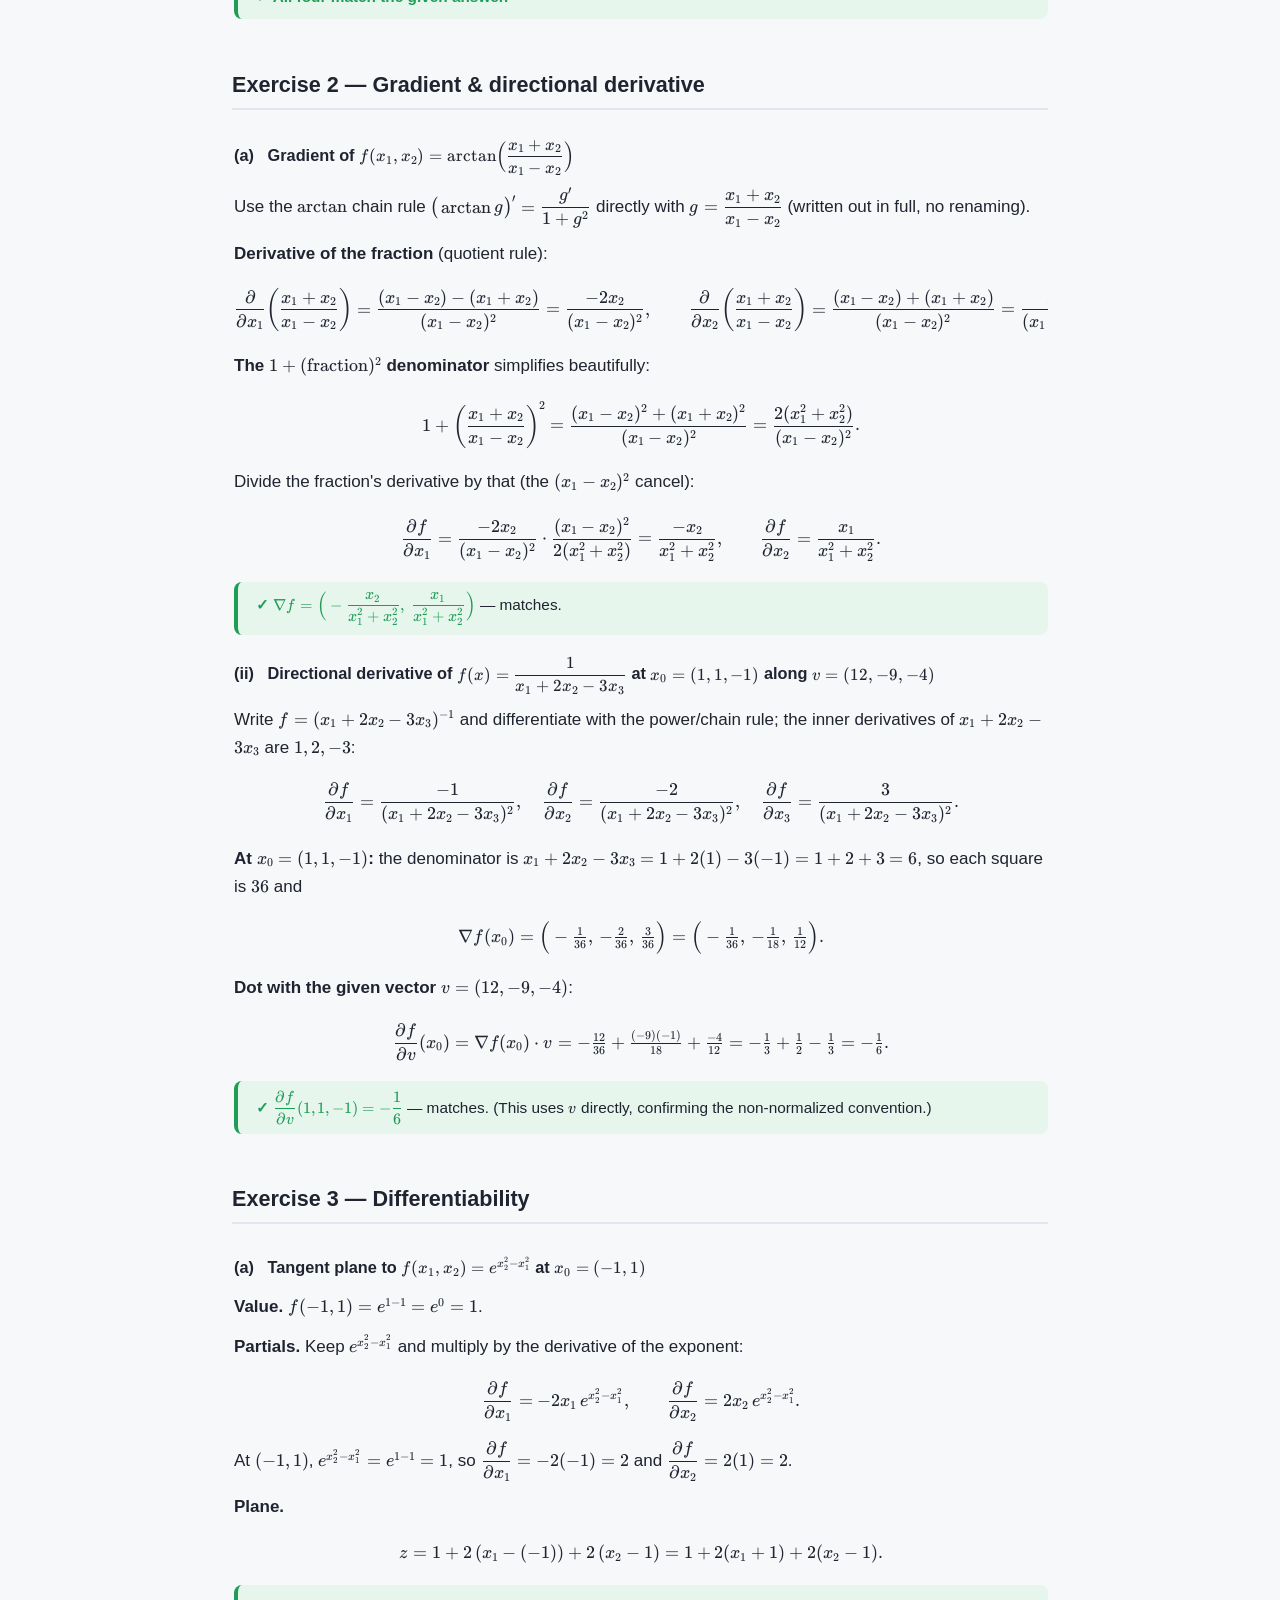
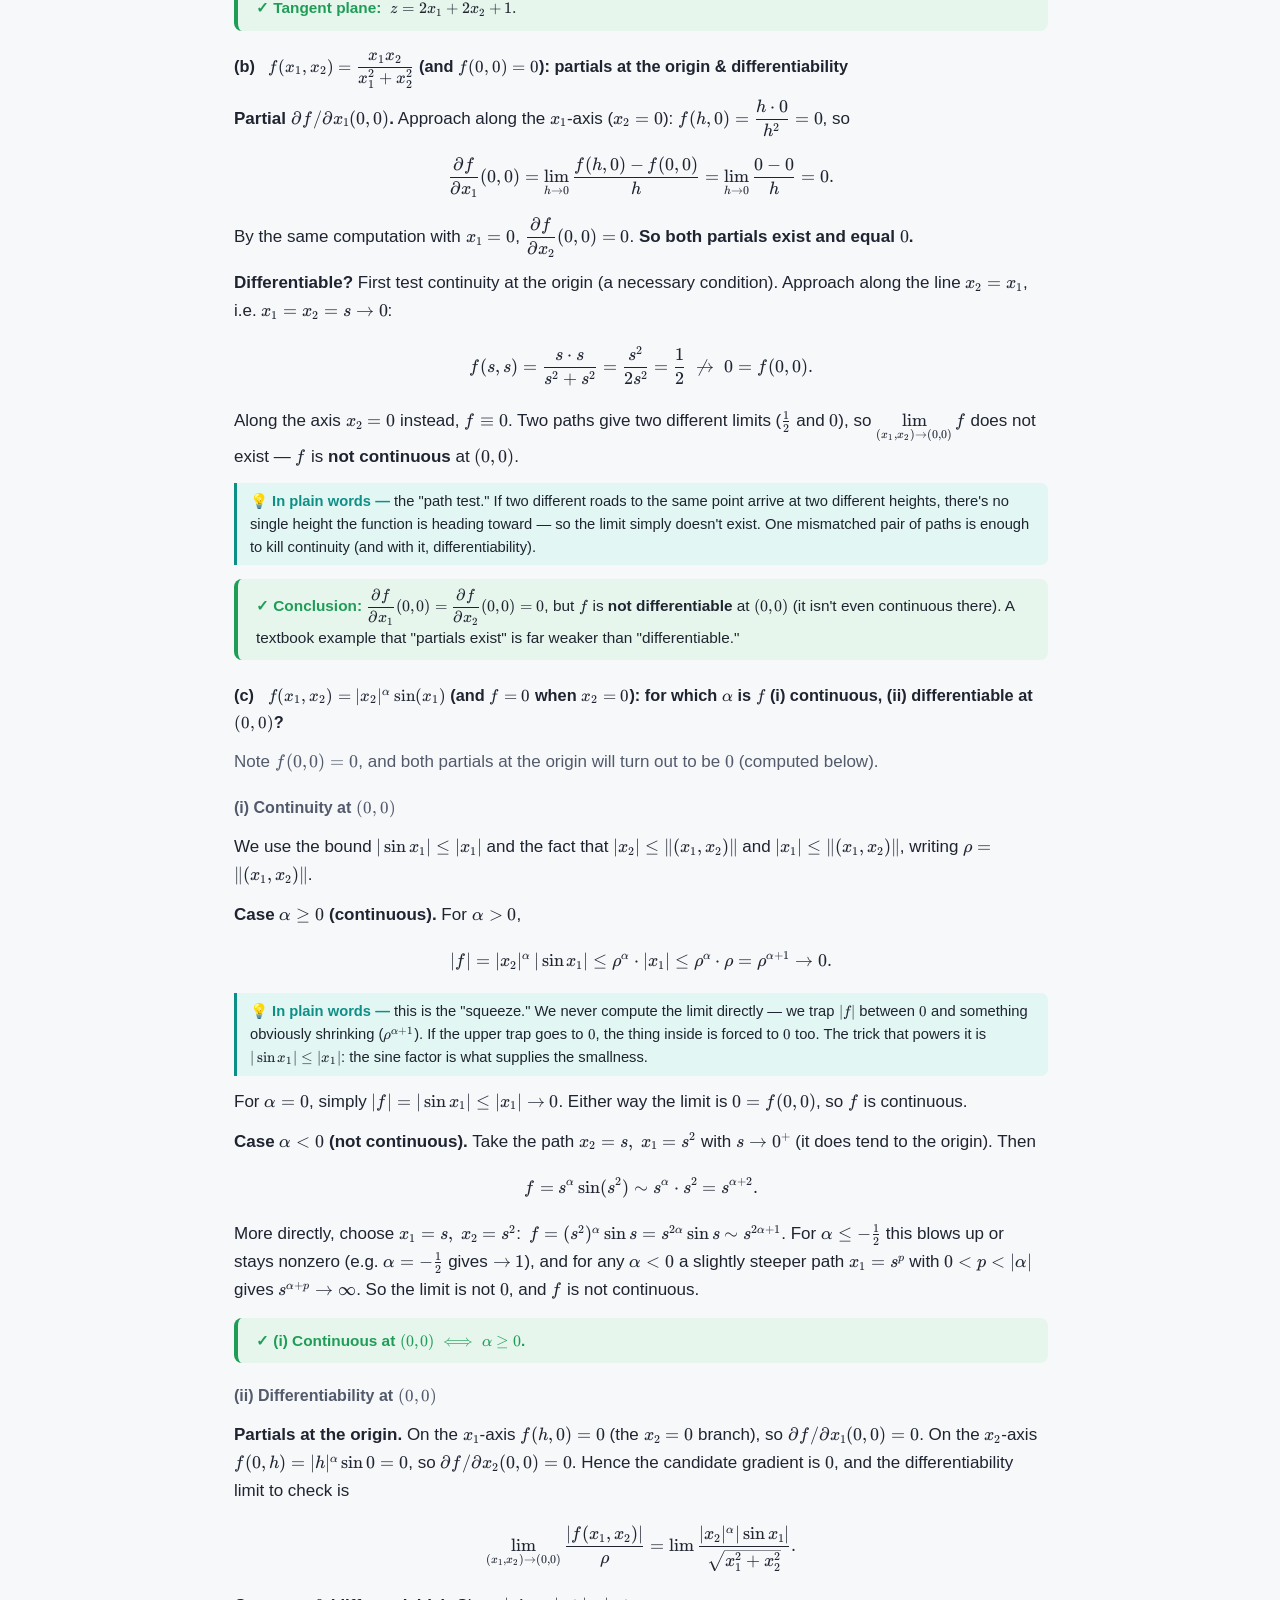
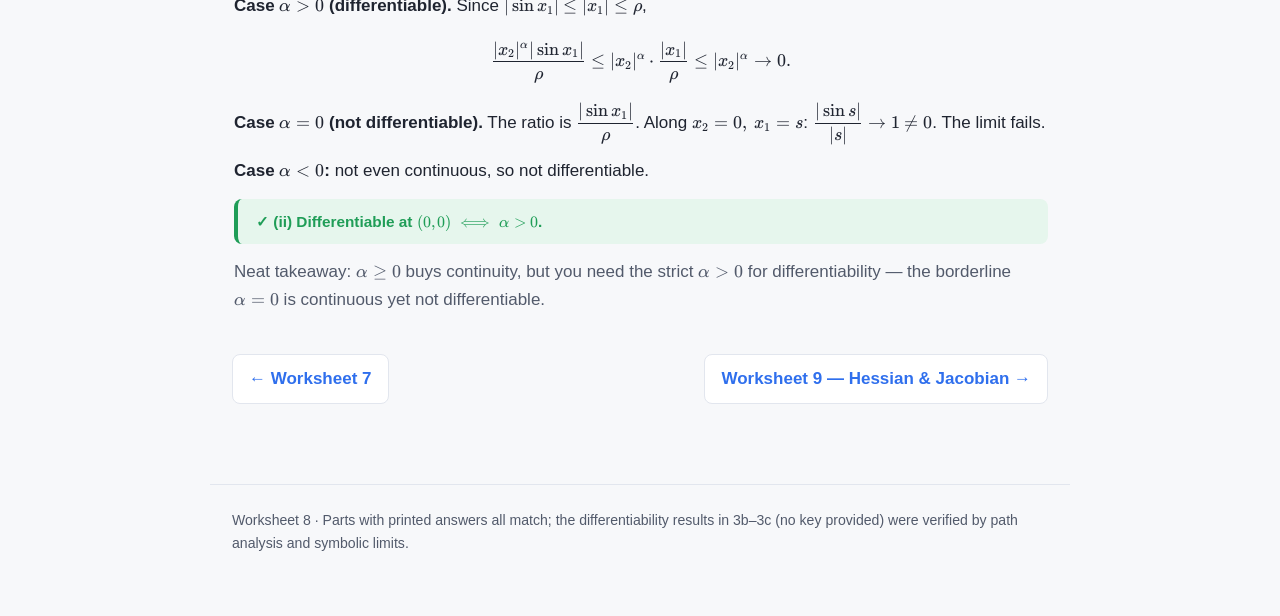
<file: worksheet8.html>
<!DOCTYPE html>
<html lang="en">
<head>
<meta charset="UTF-8">
<meta name="viewport" content="width=device-width, initial-scale=1.0">
<title>Worksheet 8 — Partial Derivatives &amp; Differentiability</title>
<link rel="stylesheet" href="katex/katex.min.css">
<link rel="stylesheet" href="css/style.css">
<script defer src="katex/katex.min.js"></script>
<script defer src="katex/auto-render.min.js"></script>
<script defer src="js/render.js"></script>
</head>
<body>
<nav class="topnav"><div class="topnav-inner">
  <a class="brand" href="index.html">Analysis 2</a>
  <a class="navlink" href="index.html">Home</a>
  <a class="navlink" href="worksheet6.html">WS 6</a>
  <a class="navlink" href="worksheet7.html">WS 7</a>
  <a class="navlink active" href="worksheet8.html">WS 8</a>
  <a class="navlink" href="worksheet9.html">WS 9</a>
  <a class="navlink" href="worksheet10.html">WS 10</a>
  <a class="navlink" href="procedures.html">Procedures</a>
  <a class="navlink" href="formulas.html">Formulas</a>
  <a class="navlink" href="cheatsheet.html">Cheat sheet</a>
</div></nav>

<div class="wrap">
<div class="page-header">
  <span class="eyebrow">Worksheet 8 · 28.05.2026</span>
  <h1>Partial Derivatives, Gradient &amp; Differentiability</h1>
  <p class="lead">The start of multivariable calculus: differentiating functions of several variables one variable at a time, the gradient and directional derivatives, tangent planes, and the subtle question of when a function is actually <em>differentiable</em>.</p>
</div>

<div class="eli5">
<span class="eli5-title">Start here — the whole idea in plain words</span>
<p>Until now a function ate one number and spat out one number. Now functions eat <em>several</em> numbers at once. The mental image for $f(x_1,x_2)$ is a <strong>landscape</strong>: you stand at a spot $(x_1,x_2)$ and $f$ is your <em>height</em> there.</p>
<p><strong>Partial derivative = slope if you only walk one way.</strong> $\dfrac{\partial f}{\partial x_1}$ is how steep the ground feels if you step only east-west, pretending north-south is frozen. $\dfrac{\partial f}{\partial x_2}$ is the same stepping only north-south. (Mechanically: differentiate normally, treating the other letters as constants.)</p>
<p><strong>Gradient = the arrow pointing straight uphill.</strong> $\nabla f$ collects those slopes into one arrow; a longer arrow means steeper ground.</p>
<span class="analogy"><b>Picture this:</b> pour water on the hill — it runs off in exactly the opposite direction of the gradient (straight downhill).</span>
<p><strong>Directional derivative = slope walking in a direction you choose.</strong> Not just east or north, but any direction $v$. You get it by dotting the uphill-arrow with your direction: $\nabla f\cdot v$.</p>
<p><strong>Tangent plane = the best flat stand-in.</strong> Zoom into a smooth hill close enough and it looks flat; that flat sheet just touching it is the tangent plane. (It's the tangent <em>line</em> idea, bumped up one dimension.)</p>
<p><strong>Differentiable = "smooth here, no nasty surprises."</strong> A function is differentiable at a point if that flat stand-in actually fits — no kinks, folds, or cliffs.</p>
<span class="analogy"><b>The trap (Exercise 3b):</b> knowing the ground is flat going east <em>and</em> flat going north is NOT enough to be smooth — the surface can still be crumpled in a <em>diagonal</em> direction. Think of standing where four sloped tiles meet at a pinch: each compass direction looks fine, but the corner itself is a mess. That's why "partial derivatives exist" is much weaker than "differentiable."</span>
<p>In <strong>3c</strong>, a single knob $\alpha$ controls how "tame" a function is near the origin — bigger $\alpha$ flattens it out — and we find exactly how big $\alpha$ must be for (i) merely continuous vs (ii) genuinely smooth.</p>
</div>

<div class="toc">
  <strong>On this page</strong>
  <ul>
    <li><a href="#theory">Core ideas (theory)</a></li>
    <li><a href="#ex1">Exercise 1 — partial derivatives</a></li>
    <li><a href="#ex2">Exercise 2 — gradient &amp; directional derivative</a></li>
    <li><a href="#ex3">Exercise 3 — differentiability</a></li>
  </ul>
</div>

<!-- ===================== THEORY ===================== -->
<h2 id="theory">Core ideas</h2>

<div class="theory">
<span class="theory-title">Partial derivatives</span>
<p>For $f(x_1,\dots,x_n)$, the partial derivative $\dfrac{\partial f}{\partial x_i}$ is the ordinary derivative with respect to $x_i$ while <strong>treating every other variable as a constant</strong>. Formally,</p>
$$ \frac{\partial f}{\partial x_i}(x) = \lim_{h\to 0}\frac{f(x_1,\dots,x_i+h,\dots,x_n)-f(x_1,\dots,x_n)}{h}. $$
<p>All the one-variable rules (product, quotient, chain) apply as usual — you just hold the other letters fixed.</p>

<span class="theory-title">Differentiating an integral with a variable limit (FTC)</span>
<p>The Fundamental Theorem of Calculus gives, for a variable upper/lower limit,</p>
$$ \frac{d}{dx}\int_{a}^{x} h(t)\,dt = h(x), \qquad \frac{d}{dx}\int_{x}^{b} h(t)\,dt = -\,h(x). $$
<p>This handles the "integral" functions in 1a(iii) and 1b(ii) without ever computing the integral.</p>

<span class="theory-title">Gradient and directional derivative</span>
<p>The <strong>gradient</strong> stacks all first partials into a vector:</p>
$$ \nabla f(x) = \Big(\tfrac{\partial f}{\partial x_1},\,\tfrac{\partial f}{\partial x_2},\,\dots,\,\tfrac{\partial f}{\partial x_n}\Big). $$
<p>The <strong>directional derivative</strong> of $f$ along a vector $v$ measures the rate of change of $f$ as you move in the direction $v$. When $f$ is differentiable it equals a dot product:</p>
$$ \frac{\partial f}{\partial v}(x_0) \;=\; \lim_{h\to 0}\frac{f(x_0+hv)-f(x_0)}{h} \;=\; \nabla f(x_0)\cdot v. $$
<p class="muted"><strong>Convention warning.</strong> Some books require $v$ to be a unit vector ($\lVert v\rVert=1$). This course uses the version above with the vector $v$ <em>as given</em> (not normalized) — that is exactly what produces the answer in 2(ii). If a problem instead asks for the rate "per unit length," you would divide by $\lVert v\rVert$.</p>

<span class="theory-title">Tangent plane (linear approximation)</span>
<p>If $f(x_1,x_2)$ is differentiable at $x_0=(x_{01},x_{02})$, the graph $z=f(x_1,x_2)$ has the tangent plane</p>
$$ z = f(x_0) + \frac{\partial f}{\partial x_1}(x_0)\,(x_1-x_{01}) + \frac{\partial f}{\partial x_2}(x_0)\,(x_2-x_{02}). $$

<span class="theory-title">Differentiability — the careful definition</span>
<p>$f$ is <strong>differentiable</strong> at $x_0$ if it is well-approximated by a linear map there: there is a vector (the gradient) with</p>
$$ \lim_{x\to x_0}\frac{\big|\,f(x)-f(x_0)-\nabla f(x_0)\cdot(x-x_0)\,\big|}{\lVert x-x_0\rVert} = 0. $$
<p>The crucial logical chain (and its traps):</p>
<table>
<tr><th>True implication</th><th>Common trap (false!)</th></tr>
<tr><td>differentiable $\Rightarrow$ continuous</td><td>partials exist $\not\Rightarrow$ continuous</td></tr>
<tr><td>differentiable $\Rightarrow$ both partials exist</td><td>partials exist $\not\Rightarrow$ differentiable</td></tr>
<tr><td>partials exist <em>and</em> are continuous near $x_0$ $\Rightarrow$ differentiable</td><td>continuous $\not\Rightarrow$ differentiable</td></tr>
</table>
<p>So to <em>disprove</em> differentiability, the quickest route is often to show $f$ is not even continuous (Exercise 3b), or that the limit above fails along some path (3c).</p>
</div>

<!-- ===================== EX 1 ===================== -->
<h2 id="ex1">Exercise 1 — Partial derivatives</h2>

<div class="exercise">
<h3>1a — at a specific point</h3>

<div class="subpart">
<p class="subpart-head">(i) &nbsp; $f(x_1,x_2)=\sqrt{3x_1+x_2^2}$ at $(1,2)$</p>
<p>Using $\dfrac{d}{du}\sqrt{u}=\dfrac{1}{2\sqrt u}$ together with the chain rule:</p>
$$ \frac{\partial f}{\partial x_1}=\frac{3}{2\sqrt{3x_1+x_2^2}},\qquad \frac{\partial f}{\partial x_2}=\frac{2x_2}{2\sqrt{3x_1+x_2^2}}=\frac{x_2}{\sqrt{3x_1+x_2^2}}. $$
<p>At $(1,2)$, $3x_1+x_2^2 = 3+4 = 7$:</p>
<div class="check"><span class="check-title">$\dfrac{\partial f}{\partial x_1}(1,2)=\dfrac{3}{2\sqrt7},\quad \dfrac{\partial f}{\partial x_2}(1,2)=\dfrac{2}{\sqrt7}$</span> — matches the given answer.</div>
</div>

<div class="subpart">
<p class="subpart-head">(ii) &nbsp; $f(x_1,x_2,x_3)=x_2\,e^{x_1+x_2x_3}$ at $(0,1,-1)$</p>
<p>Differentiate directly: $e^{x_1+x_2x_3}$ stays put, multiplied by the derivative of the exponent. For $x_2$ use the product rule, since $x_2$ is both the front factor and sits inside the exponent:</p>
$$ \frac{\partial f}{\partial x_1}=x_2\,e^{x_1+x_2x_3},\quad \frac{\partial f}{\partial x_2}=e^{x_1+x_2x_3}+x_2\,e^{x_1+x_2x_3}\,x_3=e^{x_1+x_2x_3}(1+x_2x_3),\quad \frac{\partial f}{\partial x_3}=x_2\,e^{x_1+x_2x_3}\,x_2=x_2^2\,e^{x_1+x_2x_3}. $$
<p>At $(0,1,-1)$ the exponent is $0+(1)(-1)=-1$, so $e^{x_1+x_2x_3}=e^{-1}$:</p>
<div class="check"><span class="check-title">$\dfrac{\partial f}{\partial x_1}=\dfrac1e,\quad \dfrac{\partial f}{\partial x_2}=e^{-1}(1-1)=0,\quad \dfrac{\partial f}{\partial x_3}=\dfrac1e$</span> — matches.</div>
</div>

<div class="subpart">
<p class="subpart-head">(iii) &nbsp; $f(x_1,x_2)=8x_1^2+\displaystyle\int_{1}^{x_2}e^{-t^2}\,dt$ at $(3,1)$</p>
<p>The integral does not depend on $x_1$, so $\dfrac{\partial f}{\partial x_1}=16x_1$. For $x_2$, the integral has variable upper limit, so by the FTC $\dfrac{\partial f}{\partial x_2}=e^{-x_2^2}$ (we never need the value of the integral itself).</p>
<p>At $(3,1)$:</p>
<div class="check"><span class="check-title">$\dfrac{\partial f}{\partial x_1}(3,1)=48,\quad \dfrac{\partial f}{\partial x_2}(3,1)=e^{-1}=\dfrac1e$</span> — matches.</div>
</div>

<h3>1b — general formulas</h3>

<div class="subpart">
<p class="subpart-head">(i) &nbsp; $f(x_1,x_2)=\ln\!\big(x_1+\sqrt{x_1^2+x_2^2}\big)$</p>
<p>Use $\big(\ln(\text{inside})\big)'=\dfrac{(\text{inside})'}{\text{inside}}$ with inside $=x_1+\sqrt{x_1^2+x_2^2}$. Its $x_1$-derivative is $1+\dfrac{x_1}{\sqrt{x_1^2+x_2^2}}=\dfrac{\sqrt{x_1^2+x_2^2}+x_1}{\sqrt{x_1^2+x_2^2}}$, so</p>
$$ \frac{\partial f}{\partial x_1}=\frac{1}{x_1+\sqrt{x_1^2+x_2^2}}\cdot\frac{\sqrt{x_1^2+x_2^2}+x_1}{\sqrt{x_1^2+x_2^2}}=\frac{1}{\sqrt{x_1^2+x_2^2}}. $$
<div class="tip">don't panic at the messy fraction — the top, $\sqrt{x_1^2+x_2^2}+x_1$, is identical to the factor $x_1+\sqrt{x_1^2+x_2^2}$ on the bottom, so they cancel and almost everything disappears. Always glance for a shared factor before grinding through algebra.</div>
<p>For $x_2$, the inside's derivative is $\dfrac{x_2}{\sqrt{x_1^2+x_2^2}}$, so</p>
$$ \frac{\partial f}{\partial x_2}=\frac{1}{x_1+\sqrt{x_1^2+x_2^2}}\cdot\frac{x_2}{\sqrt{x_1^2+x_2^2}}=\frac{x_2}{\big(x_1+\sqrt{x_1^2+x_2^2}\big)\sqrt{x_1^2+x_2^2}}. $$
<div class="check"><span class="check-title">Both match the given answer.</span> (Nice surprise: the $x_1$-partial collapses to $\tfrac{1}{\sqrt{x_1^2+x_2^2}}$.)</div>
</div>

<div class="subpart">
<p class="subpart-head">(ii) &nbsp; $f(x_1,x_2)=\displaystyle\int_{x_1}^{x_2}\cos(t^2)\,dt$</p>
<p>Variable lower limit $x_1$ gives a minus sign; variable upper limit $x_2$ gives a plus sign (FTC):</p>
<div class="check"><span class="check-title">$\dfrac{\partial f}{\partial x_1}=-\cos(x_1^2),\qquad \dfrac{\partial f}{\partial x_2}=\cos(x_2^2)$</span> — matches.</div>
</div>

<div class="subpart">
<p class="subpart-head">(iii) &nbsp; $f(x_1,x_2,x_3,x_4)=\dfrac{x_1-x_2}{x_3-x_4}$</p>
<p>Treat $\dfrac{1}{x_3-x_4}$ as a constant for the top variables, and use the power/chain rule $(x_3-x_4)^{-1}$ for the bottom ones:</p>
$$ \frac{\partial f}{\partial x_1}=\frac{1}{x_3-x_4},\quad \frac{\partial f}{\partial x_2}=\frac{-1}{x_3-x_4}=\frac{1}{x_4-x_3}, $$
$$ \frac{\partial f}{\partial x_3}=(x_1-x_2)\cdot\frac{-1}{(x_3-x_4)^2}=\frac{x_2-x_1}{(x_3-x_4)^2},\quad \frac{\partial f}{\partial x_4}=(x_1-x_2)\cdot\frac{-1}{(x_3-x_4)^2}\cdot(-1)=\frac{x_1-x_2}{(x_3-x_4)^2}. $$
<div class="check"><span class="check-title">All four match the given answer.</span></div>
</div>
</div>

<!-- ===================== EX 2 ===================== -->
<h2 id="ex2">Exercise 2 — Gradient &amp; directional derivative</h2>

<div class="exercise">
<div class="subpart">
<p class="subpart-head">(a) &nbsp; Gradient of $f(x_1,x_2)=\arctan\!\Big(\dfrac{x_1+x_2}{x_1-x_2}\Big)$</p>
<p>Use the $\arctan$ chain rule $\big(\arctan g\big)'=\dfrac{g'}{1+g^2}$ directly with $g=\dfrac{x_1+x_2}{x_1-x_2}$ (written out in full, no renaming).</p>
<p><strong>Derivative of the fraction</strong> (quotient rule):</p>
$$ \frac{\partial}{\partial x_1}\!\left(\frac{x_1+x_2}{x_1-x_2}\right)=\frac{(x_1-x_2)-(x_1+x_2)}{(x_1-x_2)^2}=\frac{-2x_2}{(x_1-x_2)^2},\qquad \frac{\partial}{\partial x_2}\!\left(\frac{x_1+x_2}{x_1-x_2}\right)=\frac{(x_1-x_2)+(x_1+x_2)}{(x_1-x_2)^2}=\frac{2x_1}{(x_1-x_2)^2}. $$
<p><strong>The $1+(\text{fraction})^2$ denominator</strong> simplifies beautifully:</p>
$$ 1+\left(\frac{x_1+x_2}{x_1-x_2}\right)^2=\frac{(x_1-x_2)^2+(x_1+x_2)^2}{(x_1-x_2)^2}=\frac{2(x_1^2+x_2^2)}{(x_1-x_2)^2}. $$
<p>Divide the fraction's derivative by that (the $(x_1-x_2)^2$ cancel):</p>
$$ \frac{\partial f}{\partial x_1}=\frac{-2x_2}{(x_1-x_2)^2}\cdot\frac{(x_1-x_2)^2}{2(x_1^2+x_2^2)}=\frac{-x_2}{x_1^2+x_2^2},\qquad \frac{\partial f}{\partial x_2}=\frac{x_1}{x_1^2+x_2^2}. $$
<div class="check"><span class="check-title">$\nabla f=\Big(-\dfrac{x_2}{x_1^2+x_2^2},\ \dfrac{x_1}{x_1^2+x_2^2}\Big)$</span> — matches.</div>
</div>

<div class="subpart">
<p class="subpart-head">(ii) &nbsp; Directional derivative of $f(x)=\dfrac{1}{x_1+2x_2-3x_3}$ at $x_0=(1,1,-1)$ along $v=(12,-9,-4)$</p>
<p>Write $f=(x_1+2x_2-3x_3)^{-1}$ and differentiate with the power/chain rule; the inner derivatives of $x_1+2x_2-3x_3$ are $1,2,-3$:</p>
$$ \frac{\partial f}{\partial x_1}=\frac{-1}{(x_1+2x_2-3x_3)^2},\quad \frac{\partial f}{\partial x_2}=\frac{-2}{(x_1+2x_2-3x_3)^2},\quad \frac{\partial f}{\partial x_3}=\frac{3}{(x_1+2x_2-3x_3)^2}. $$
<p><strong>At $x_0=(1,1,-1)$:</strong> the denominator is $x_1+2x_2-3x_3=1+2(1)-3(-1)=1+2+3=6$, so each square is $36$ and</p>
$$ \nabla f(x_0)=\Big(-\tfrac{1}{36},\,-\tfrac{2}{36},\,\tfrac{3}{36}\Big)=\Big(-\tfrac{1}{36},\,-\tfrac{1}{18},\,\tfrac{1}{12}\Big). $$
<p><strong>Dot with the given vector</strong> $v=(12,-9,-4)$:</p>
$$ \frac{\partial f}{\partial v}(x_0)=\nabla f(x_0)\cdot v = -\tfrac{12}{36}+\tfrac{(-9)(-1)}{18}+\tfrac{-4}{12} = -\tfrac13+\tfrac12-\tfrac13 = -\tfrac16. $$
<div class="check"><span class="check-title">$\dfrac{\partial f}{\partial v}(1,1,-1)=-\dfrac16$</span> — matches. (This uses $v$ directly, confirming the non-normalized convention.)</div>
</div>
</div>

<!-- ===================== EX 3 ===================== -->
<h2 id="ex3">Exercise 3 — Differentiability</h2>

<div class="exercise">
<div class="subpart">
<p class="subpart-head">(a) &nbsp; Tangent plane to $f(x_1,x_2)=e^{x_2^2-x_1^2}$ at $x_0=(-1,1)$</p>
<p><strong>Value.</strong> $f(-1,1)=e^{1-1}=e^0=1$.</p>
<p><strong>Partials.</strong> Keep $e^{x_2^2-x_1^2}$ and multiply by the derivative of the exponent:</p>
$$ \frac{\partial f}{\partial x_1}=-2x_1\,e^{x_2^2-x_1^2},\qquad \frac{\partial f}{\partial x_2}=2x_2\,e^{x_2^2-x_1^2}. $$
<p>At $(-1,1)$, $e^{x_2^2-x_1^2}=e^{1-1}=1$, so $\dfrac{\partial f}{\partial x_1}=-2(-1)=2$ and $\dfrac{\partial f}{\partial x_2}=2(1)=2$.</p>
<p><strong>Plane.</strong></p>
$$ z = 1 + 2\,(x_1-(-1)) + 2\,(x_2-1) = 1 + 2(x_1+1) + 2(x_2-1). $$
<div class="check"><span class="check-title">Tangent plane:</span> $\;z = 2x_1 + 2x_2 + 1.$</div>
</div>

<div class="subpart">
<p class="subpart-head">(b) &nbsp; $f(x_1,x_2)=\dfrac{x_1x_2}{x_1^2+x_2^2}$ (and $f(0,0)=0$): partials at the origin &amp; differentiability</p>
<p><strong>Partial $\partial f/\partial x_1(0,0)$.</strong> Approach along the $x_1$-axis ($x_2=0$): $f(h,0)=\dfrac{h\cdot 0}{h^2}=0$, so</p>
$$ \frac{\partial f}{\partial x_1}(0,0)=\lim_{h\to0}\frac{f(h,0)-f(0,0)}{h}=\lim_{h\to0}\frac{0-0}{h}=0. $$
<p>By the same computation with $x_1=0$, $\dfrac{\partial f}{\partial x_2}(0,0)=0$. <strong>So both partials exist and equal $0$.</strong></p>
<p><strong>Differentiable?</strong> First test continuity at the origin (a necessary condition). Approach along the line $x_2=x_1$, i.e. $x_1=x_2=s\to0$:</p>
$$ f(s,s)=\frac{s\cdot s}{s^2+s^2}=\frac{s^2}{2s^2}=\frac12 \;\not\to\; 0=f(0,0). $$
<p>Along the axis $x_2=0$ instead, $f\equiv 0$. Two paths give two different limits ($\tfrac12$ and $0$), so $\displaystyle\lim_{(x_1,x_2)\to(0,0)}f$ does not exist — $f$ is <strong>not continuous</strong> at $(0,0)$.</p>
<div class="tip">the "path test." If two different roads to the same point arrive at two different heights, there's no single height the function is heading toward — so the limit simply doesn't exist. One mismatched pair of paths is enough to kill continuity (and with it, differentiability).</div>
<div class="check"><span class="check-title">Conclusion:</span> $\dfrac{\partial f}{\partial x_1}(0,0)=\dfrac{\partial f}{\partial x_2}(0,0)=0$, but $f$ is <strong>not differentiable</strong> at $(0,0)$ (it isn't even continuous there). A textbook example that "partials exist" is far weaker than "differentiable."</div>
</div>

<div class="subpart">
<p class="subpart-head">(c) &nbsp; $f(x_1,x_2)=|x_2|^{\alpha}\sin(x_1)$ (and $f=0$ when $x_2=0$): for which $\alpha$ is $f$ (i) continuous, (ii) differentiable at $(0,0)$?</p>

<p class="muted">Note $f(0,0)=0$, and both partials at the origin will turn out to be $0$ (computed below).</p>

<h4>(i) Continuity at $(0,0)$</h4>
<p>We use the bound $|\sin x_1|\le|x_1|$ and the fact that $|x_2|\le\lVert(x_1,x_2)\rVert$ and $|x_1|\le\lVert(x_1,x_2)\rVert$, writing $\rho=\lVert(x_1,x_2)\rVert$.</p>
<p><strong>Case $\alpha\ge0$ (continuous).</strong> For $\alpha>0$,</p>
$$ |f| = |x_2|^{\alpha}\,|\sin x_1| \le \rho^{\alpha}\cdot|x_1| \le \rho^{\alpha}\cdot\rho = \rho^{\alpha+1}\to0. $$
<div class="tip">this is the "squeeze." We never compute the limit directly — we trap $|f|$ between $0$ and something obviously shrinking ($\rho^{\alpha+1}$). If the upper trap goes to $0$, the thing inside is forced to $0$ too. The trick that powers it is $|\sin x_1|\le|x_1|$: the sine factor is what supplies the smallness.</div>
<p>For $\alpha=0$, simply $|f|=|\sin x_1|\le|x_1|\to0$. Either way the limit is $0=f(0,0)$, so $f$ is continuous.</p>
<p><strong>Case $\alpha\lt0$ (not continuous).</strong> Take the path $x_2=s,\ x_1=s^{2}$ with $s\to0^+$ (it does tend to the origin). Then</p>
$$ f = s^{\alpha}\sin(s^{2}) \sim s^{\alpha}\cdot s^{2} = s^{\alpha+2}. $$
<p>More directly, choose $x_1=s,\ x_2=s^{2}$: $\,f=(s^{2})^{\alpha}\sin s = s^{2\alpha}\sin s\sim s^{2\alpha+1}$. For $\alpha\le-\tfrac12$ this blows up or stays nonzero (e.g. $\alpha=-\tfrac12$ gives $\to1$), and for any $\alpha\lt0$ a slightly steeper path $x_1=s^{p}$ with $0\lt p\lt|\alpha|$ gives $s^{\alpha+p}\to\infty$. So the limit is not $0$, and $f$ is not continuous.</p>
<div class="check"><span class="check-title">(i) Continuous at $(0,0)\iff \alpha\ge0$.</span></div>

<h4>(ii) Differentiability at $(0,0)$</h4>
<p><strong>Partials at the origin.</strong> On the $x_1$-axis $f(h,0)=0$ (the $x_2=0$ branch), so $\partial f/\partial x_1(0,0)=0$. On the $x_2$-axis $f(0,h)=|h|^{\alpha}\sin 0 = 0$, so $\partial f/\partial x_2(0,0)=0$. Hence the candidate gradient is $0$, and the differentiability limit to check is</p>
$$ \lim_{(x_1,x_2)\to(0,0)}\frac{|f(x_1,x_2)|}{\rho}=\lim\frac{|x_2|^{\alpha}|\sin x_1|}{\sqrt{x_1^2+x_2^2}}. $$
<p><strong>Case $\alpha\gt0$ (differentiable).</strong> Since $|\sin x_1|\le|x_1|\le\rho$,</p>
$$ \frac{|x_2|^{\alpha}|\sin x_1|}{\rho}\le |x_2|^{\alpha}\cdot\frac{|x_1|}{\rho}\le|x_2|^{\alpha}\to0. $$
<p><strong>Case $\alpha=0$ (not differentiable).</strong> The ratio is $\dfrac{|\sin x_1|}{\rho}$. Along $x_2=0,\ x_1=s$: $\dfrac{|\sin s|}{|s|}\to1\neq0$. The limit fails.</p>
<p><strong>Case $\alpha\lt0$:</strong> not even continuous, so not differentiable.</p>
<div class="check"><span class="check-title">(ii) Differentiable at $(0,0)\iff \alpha\gt0$.</span></div>
<p class="muted">Neat takeaway: $\alpha\ge0$ buys continuity, but you need the strict $\alpha\gt0$ for differentiability — the borderline $\alpha=0$ is continuous yet not differentiable.</p>
</div>
</div>

<div class="pager">
  <a href="worksheet7.html">← Worksheet 7</a>
  <span class="spacer"></span>
  <a href="worksheet9.html">Worksheet 9 — Hessian &amp; Jacobian →</a>
</div>
</div>

<footer class="site">Worksheet 8 · Parts with printed answers all match; the differentiability results in 3b–3c (no key provided) were verified by path analysis and symbolic limits.</footer>
</body>
</html>
</file>
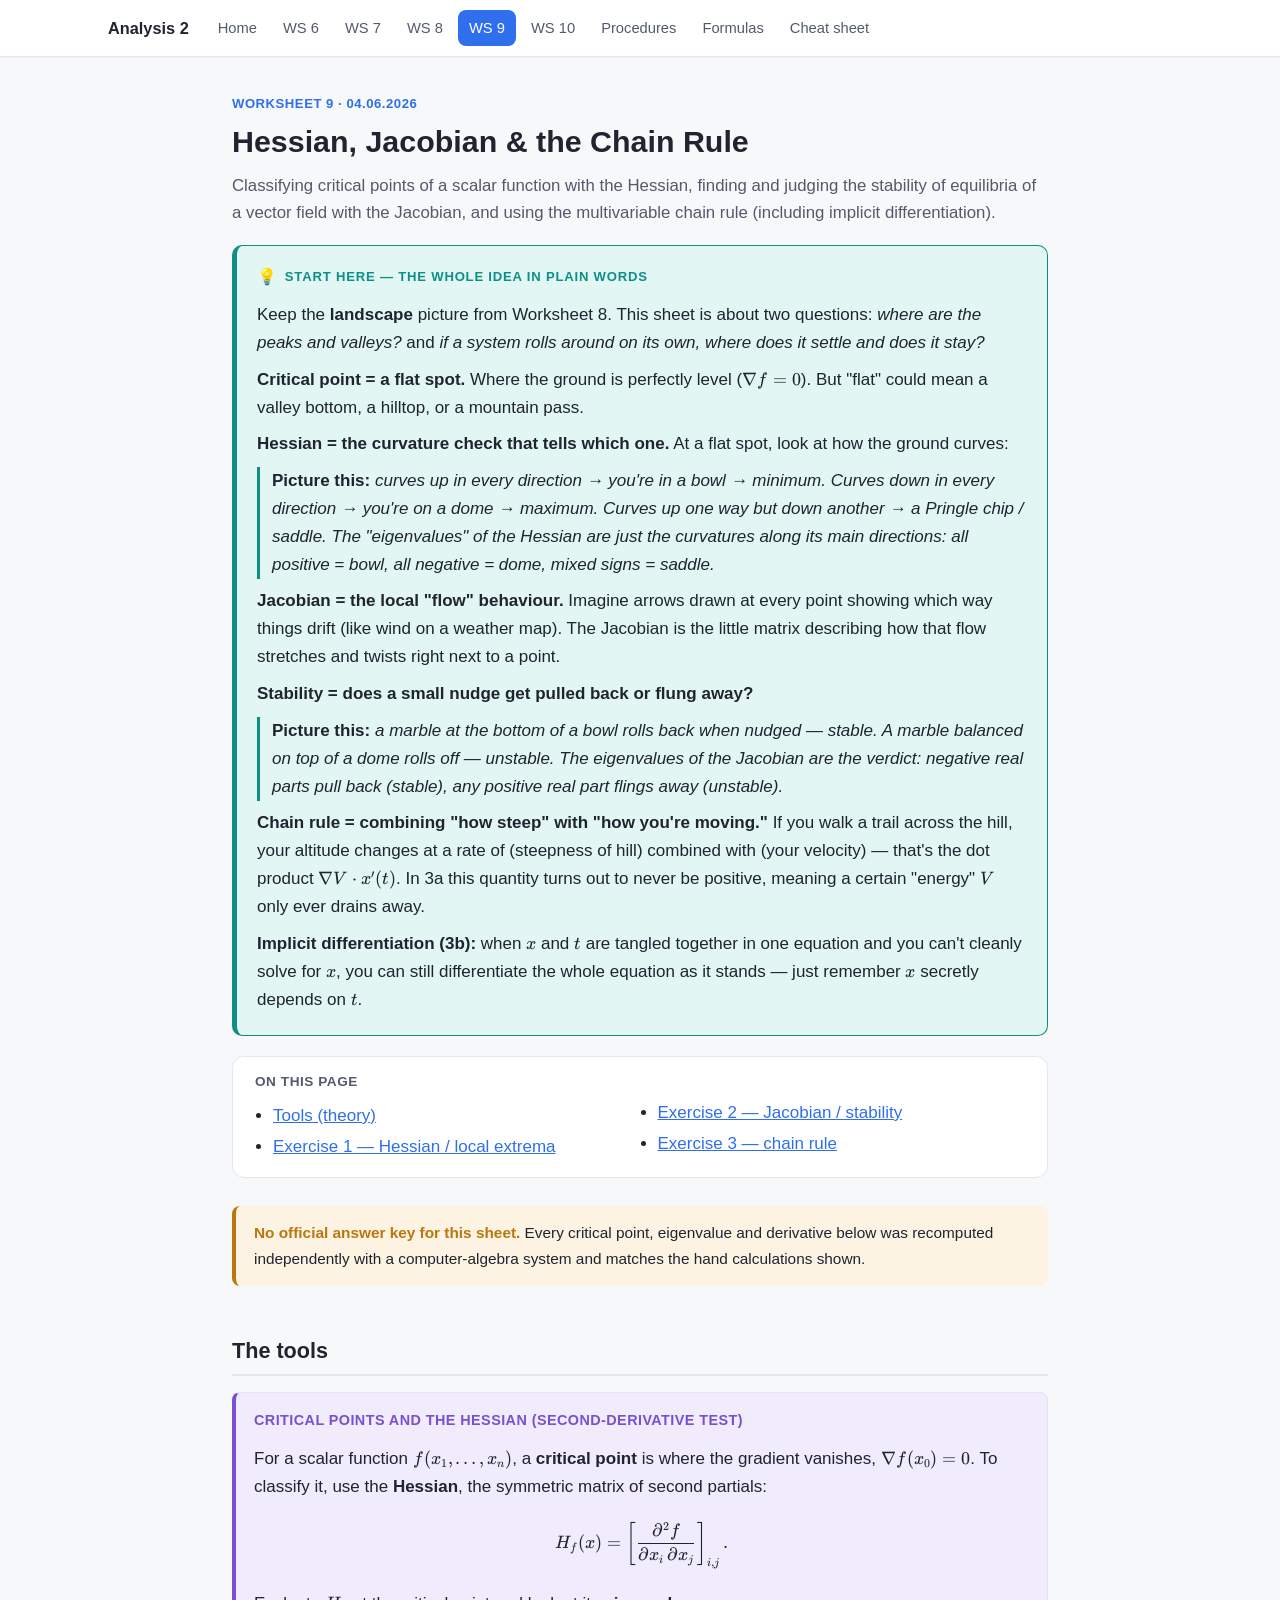
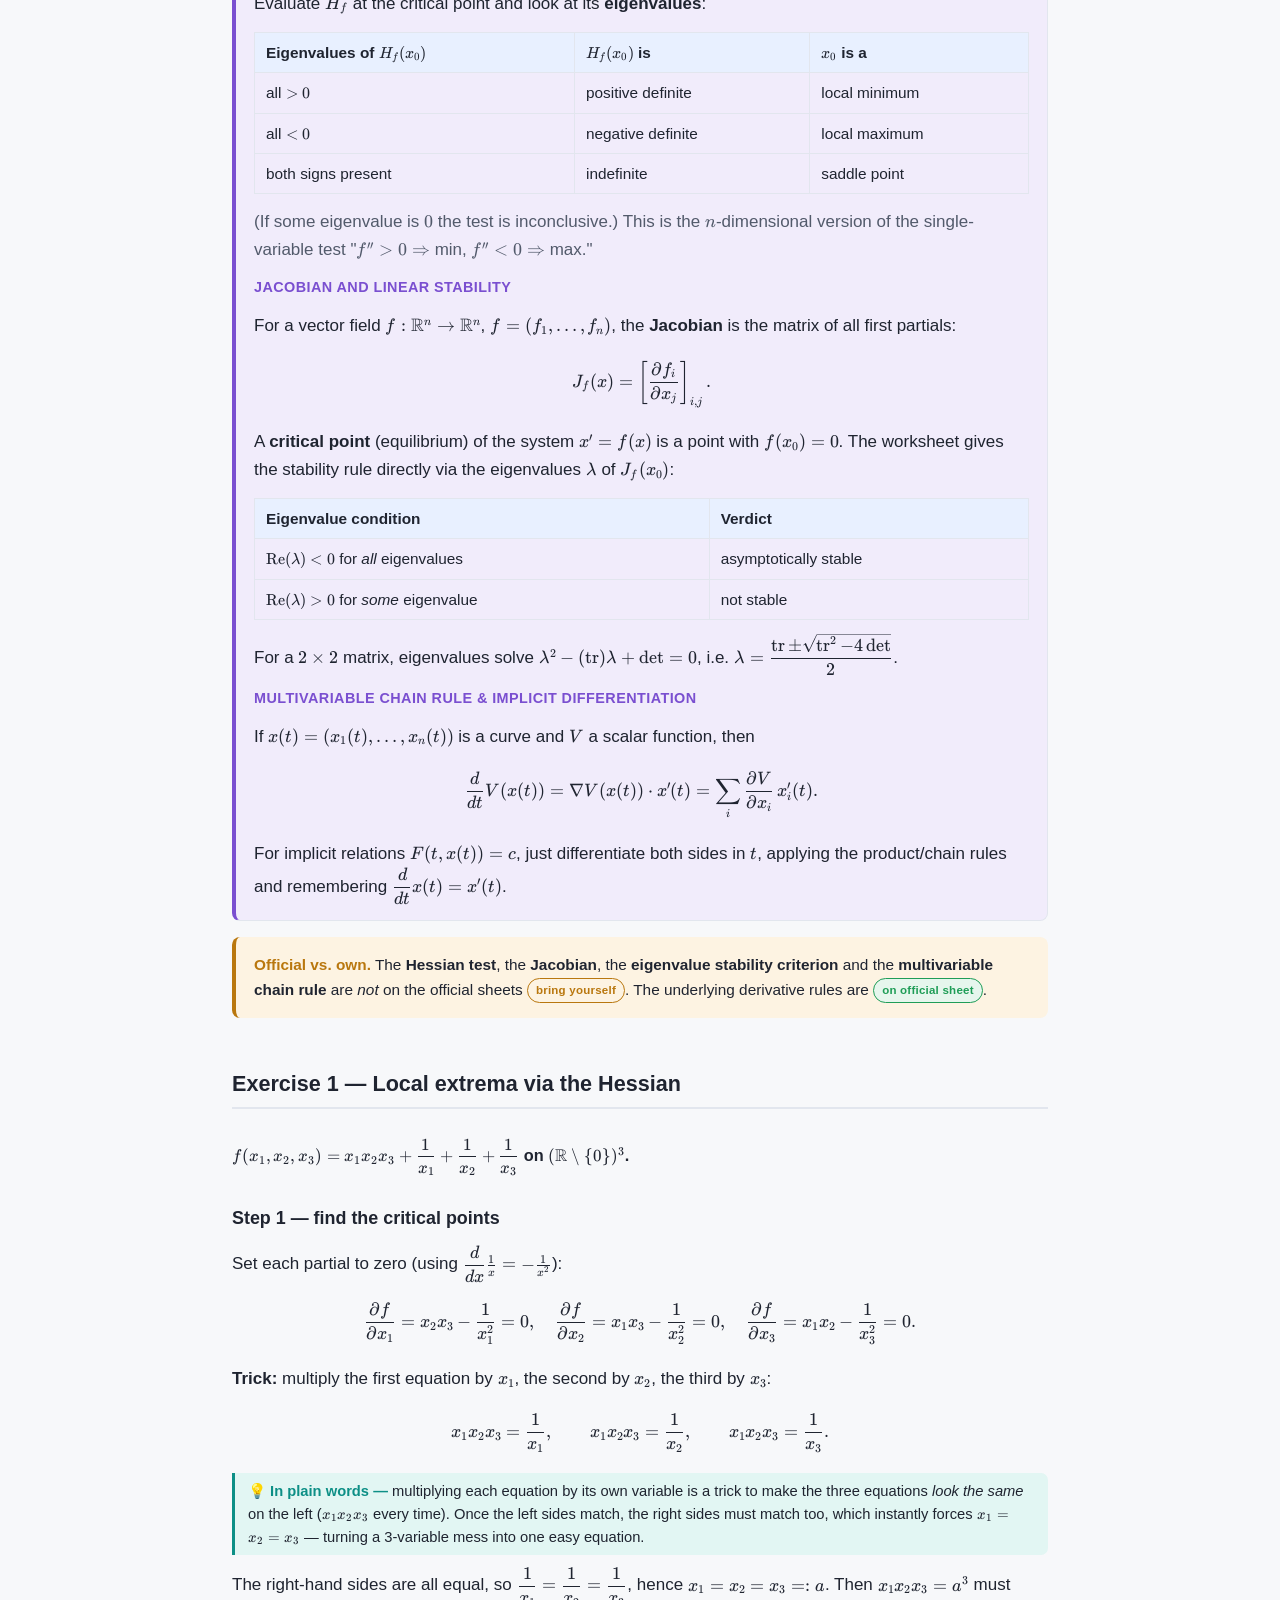
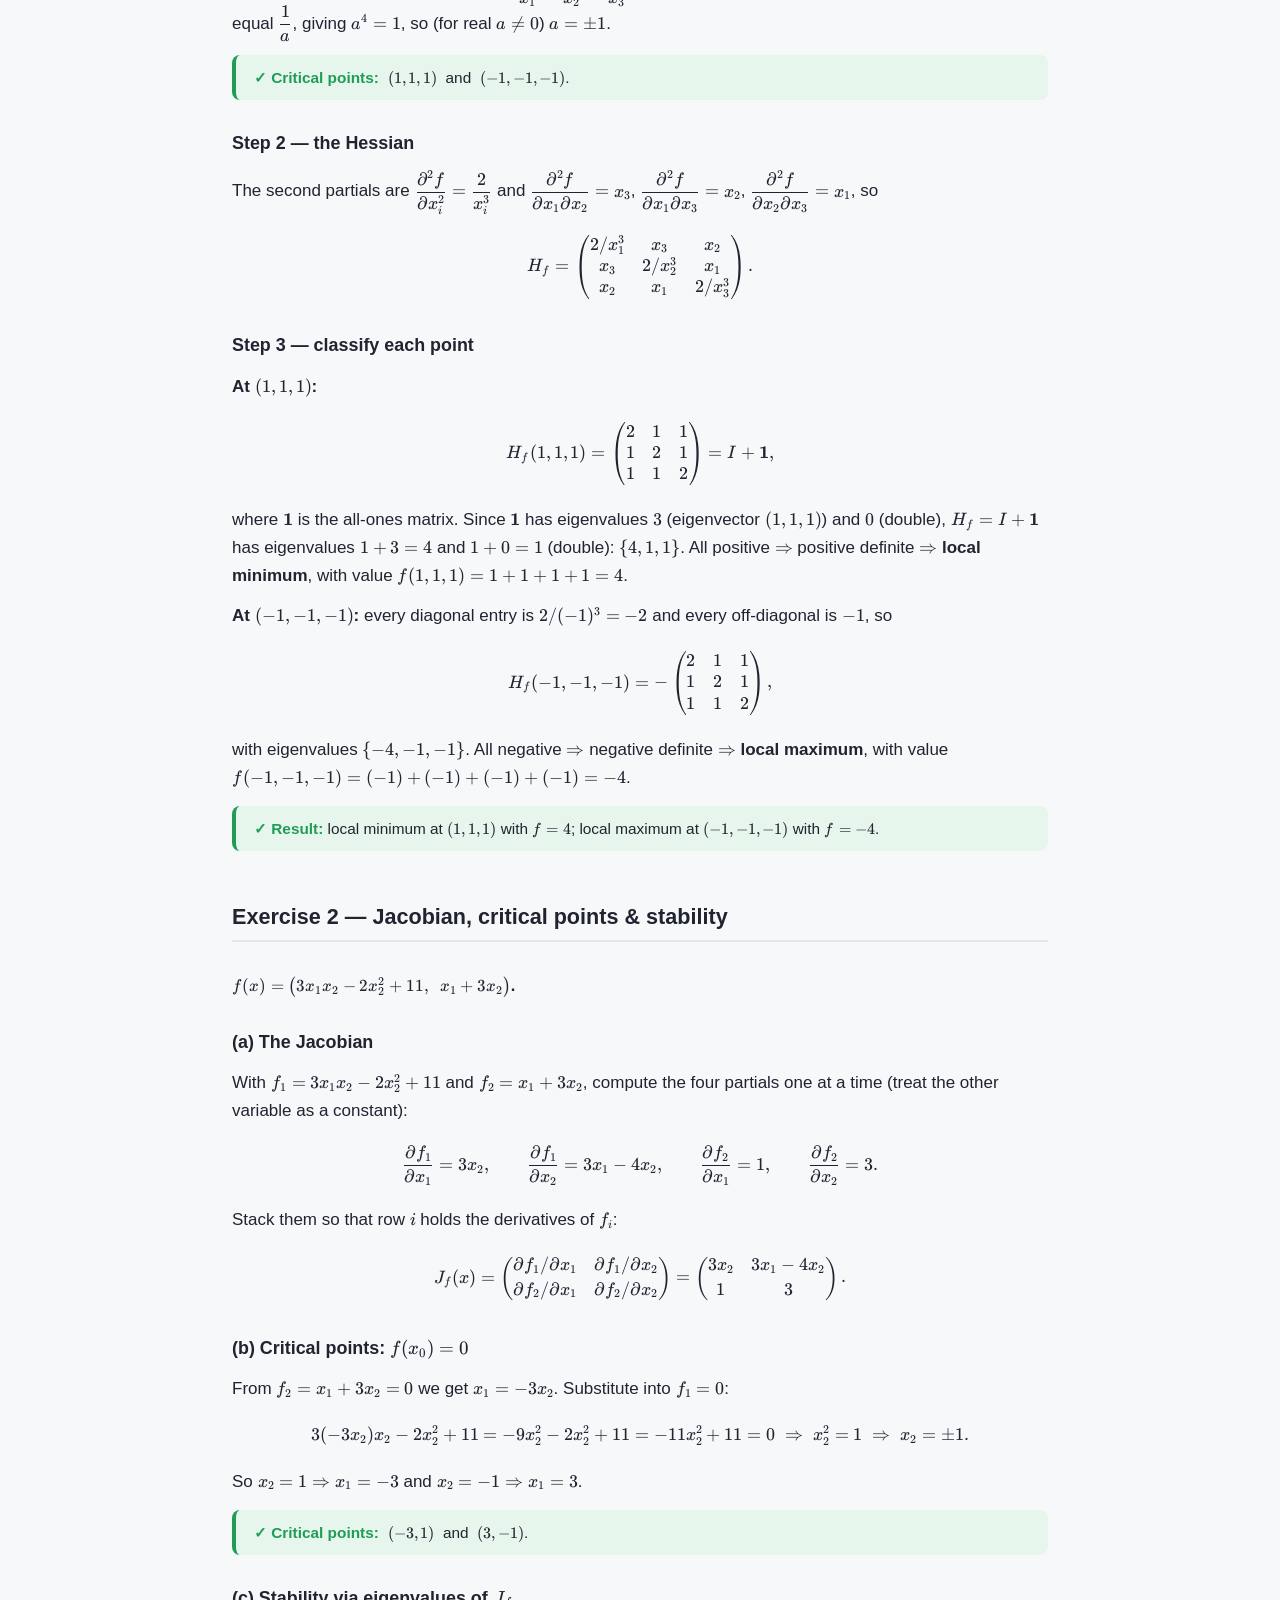
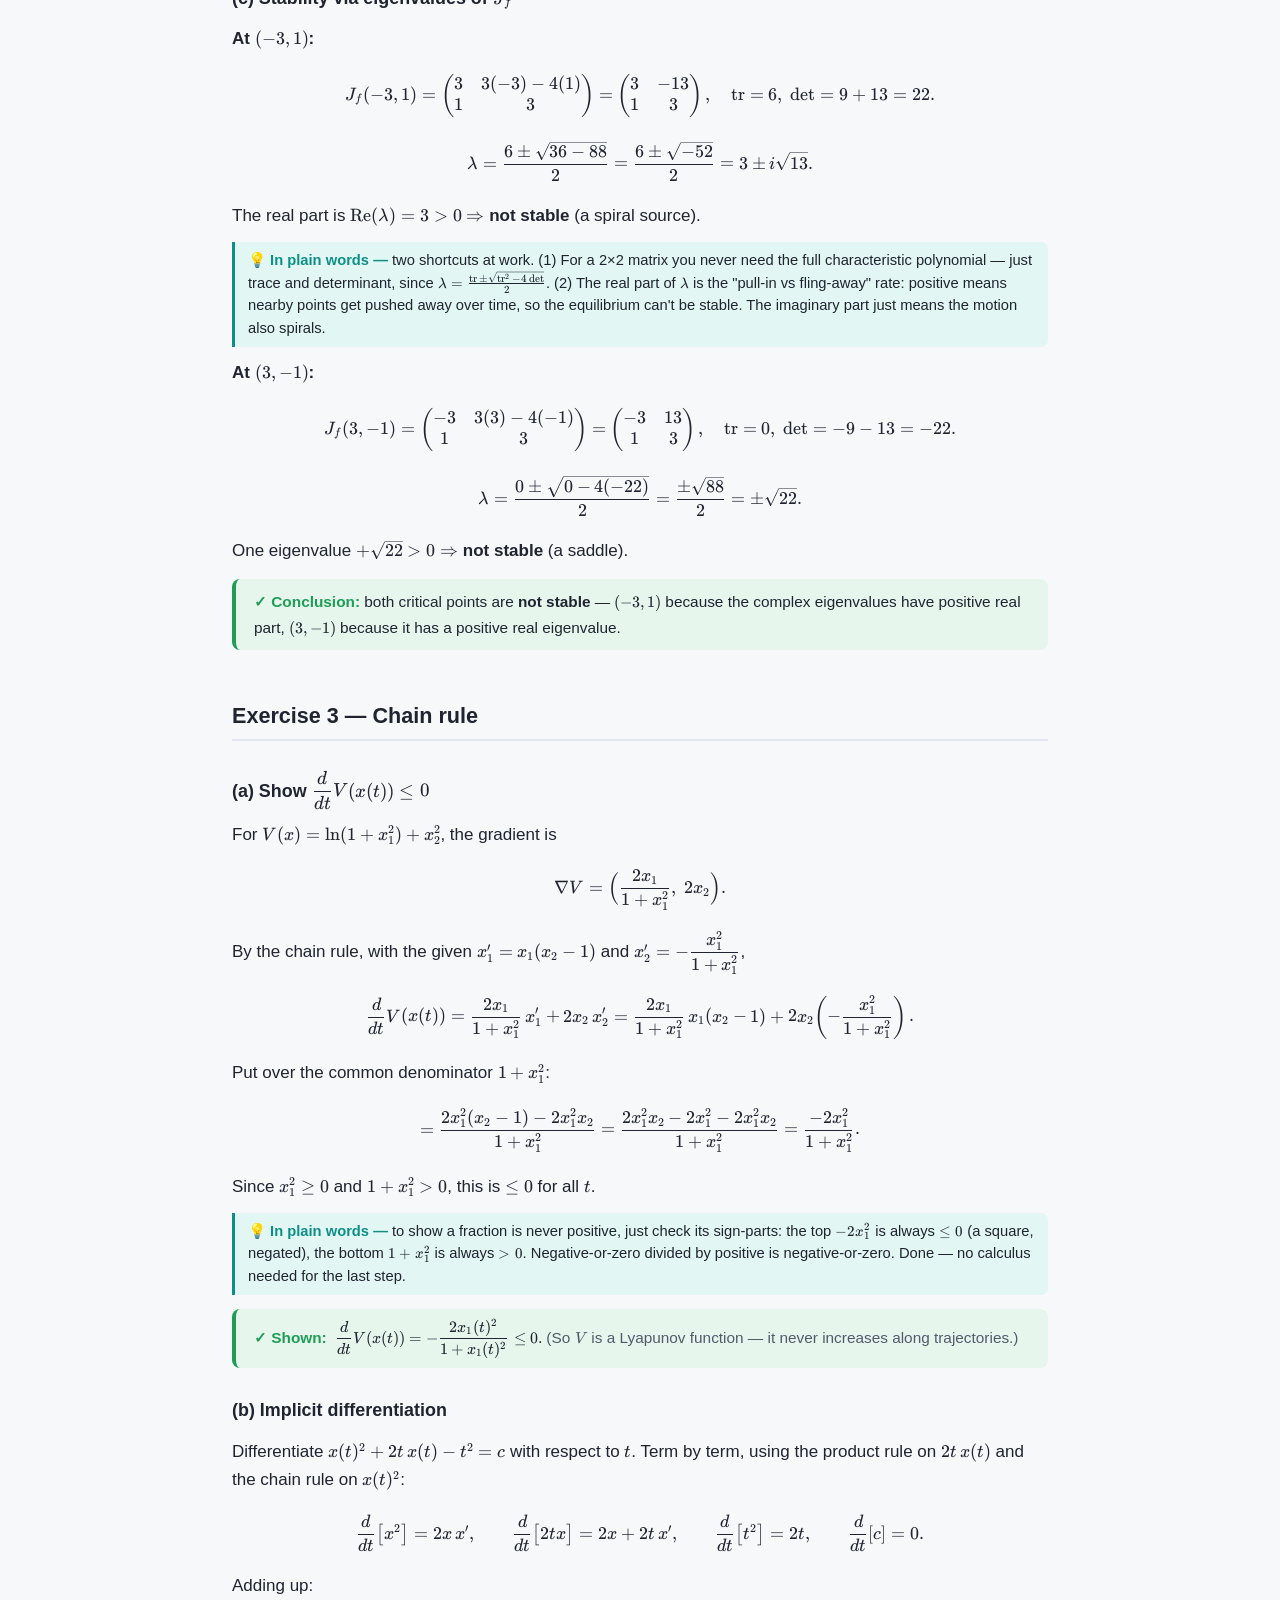
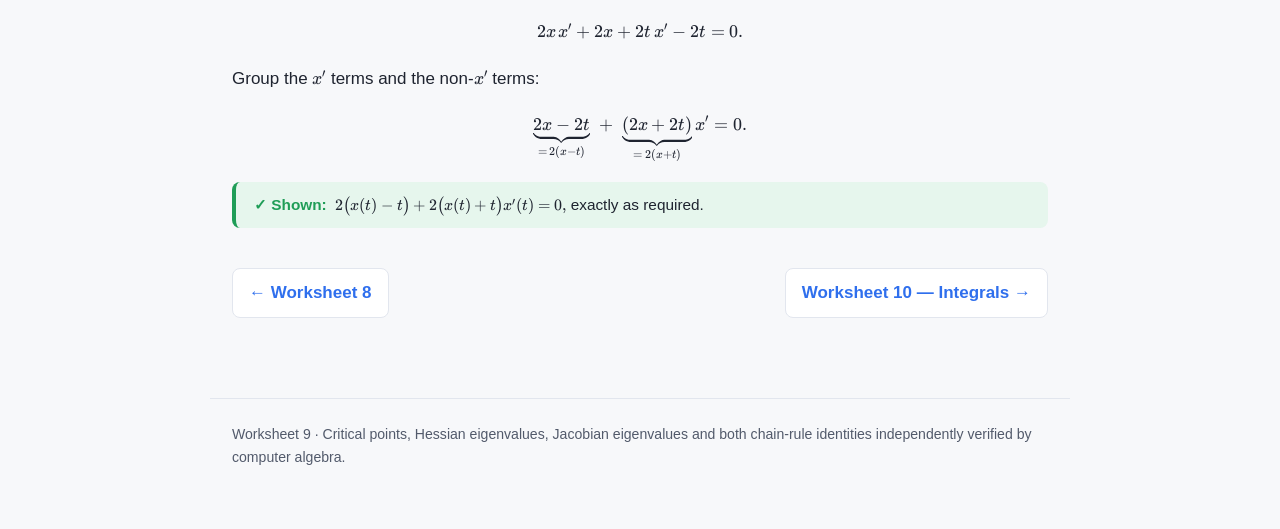
<file: worksheet9.html>
<!DOCTYPE html>
<html lang="en">
<head>
<meta charset="UTF-8">
<meta name="viewport" content="width=device-width, initial-scale=1.0">
<title>Worksheet 9 — Hessian, Jacobian &amp; Chain Rule</title>
<link rel="stylesheet" href="katex/katex.min.css">
<link rel="stylesheet" href="css/style.css">
<script defer src="katex/katex.min.js"></script>
<script defer src="katex/auto-render.min.js"></script>
<script defer src="js/render.js"></script>
</head>
<body>
<nav class="topnav"><div class="topnav-inner">
  <a class="brand" href="index.html">Analysis 2</a>
  <a class="navlink" href="index.html">Home</a>
  <a class="navlink" href="worksheet6.html">WS 6</a>
  <a class="navlink" href="worksheet7.html">WS 7</a>
  <a class="navlink" href="worksheet8.html">WS 8</a>
  <a class="navlink active" href="worksheet9.html">WS 9</a>
  <a class="navlink" href="worksheet10.html">WS 10</a>
  <a class="navlink" href="procedures.html">Procedures</a>
  <a class="navlink" href="formulas.html">Formulas</a>
  <a class="navlink" href="cheatsheet.html">Cheat sheet</a>
</div></nav>

<div class="wrap">
<div class="page-header">
  <span class="eyebrow">Worksheet 9 · 04.06.2026</span>
  <h1>Hessian, Jacobian &amp; the Chain Rule</h1>
  <p class="lead">Classifying critical points of a scalar function with the Hessian, finding and judging the stability of equilibria of a vector field with the Jacobian, and using the multivariable chain rule (including implicit differentiation).</p>
</div>

<div class="eli5">
<span class="eli5-title">Start here — the whole idea in plain words</span>
<p>Keep the <strong>landscape</strong> picture from Worksheet 8. This sheet is about two questions: <em>where are the peaks and valleys?</em> and <em>if a system rolls around on its own, where does it settle and does it stay?</em></p>
<p><strong>Critical point = a flat spot.</strong> Where the ground is perfectly level ($\nabla f=0$). But "flat" could mean a valley bottom, a hilltop, or a mountain pass.</p>
<p><strong>Hessian = the curvature check that tells which one.</strong> At a flat spot, look at how the ground curves:</p>
<span class="analogy"><b>Picture this:</b> curves up in every direction → you're in a <em>bowl</em> → minimum. Curves down in every direction → you're on a <em>dome</em> → maximum. Curves up one way but down another → a <em>Pringle chip / saddle</em>. The "eigenvalues" of the Hessian are just the curvatures along its main directions: all positive = bowl, all negative = dome, mixed signs = saddle.</span>
<p><strong>Jacobian = the local "flow" behaviour.</strong> Imagine arrows drawn at every point showing which way things drift (like wind on a weather map). The Jacobian is the little matrix describing how that flow stretches and twists right next to a point.</p>
<p><strong>Stability = does a small nudge get pulled back or flung away?</strong></p>
<span class="analogy"><b>Picture this:</b> a marble at the bottom of a bowl rolls back when nudged — <em>stable</em>. A marble balanced on top of a dome rolls off — <em>unstable</em>. The eigenvalues of the Jacobian are the verdict: negative real parts pull back (stable), any positive real part flings away (unstable).</span>
<p><strong>Chain rule = combining "how steep" with "how you're moving."</strong> If you walk a trail across the hill, your altitude changes at a rate of (steepness of hill) combined with (your velocity) — that's the dot product $\nabla V\cdot x'(t)$. In 3a this quantity turns out to never be positive, meaning a certain "energy" $V$ only ever drains away.</p>
<p><strong>Implicit differentiation (3b):</strong> when $x$ and $t$ are tangled together in one equation and you can't cleanly solve for $x$, you can still differentiate the whole equation as it stands — just remember $x$ secretly depends on $t$.</p>
</div>

<div class="toc">
  <strong>On this page</strong>
  <ul>
    <li><a href="#theory">Tools (theory)</a></li>
    <li><a href="#ex1">Exercise 1 — Hessian / local extrema</a></li>
    <li><a href="#ex2">Exercise 2 — Jacobian / stability</a></li>
    <li><a href="#ex3">Exercise 3 — chain rule</a></li>
  </ul>
</div>

<div class="note">
<p><span class="note-title">No official answer key for this sheet.</span> Every critical point, eigenvalue and derivative below was recomputed independently with a computer-algebra system and matches the hand calculations shown.</p>
</div>

<!-- ===================== THEORY ===================== -->
<h2 id="theory">The tools</h2>

<div class="theory">
<span class="theory-title">Critical points and the Hessian (second-derivative test)</span>
<p>For a scalar function $f(x_1,\dots,x_n)$, a <strong>critical point</strong> is where the gradient vanishes, $\nabla f(x_0)=0$. To classify it, use the <strong>Hessian</strong>, the symmetric matrix of second partials:</p>
$$ H_f(x) = \left[\frac{\partial^2 f}{\partial x_i\,\partial x_j}\right]_{i,j}. $$
<p>Evaluate $H_f$ at the critical point and look at its <strong>eigenvalues</strong>:</p>
<table>
<tr><th>Eigenvalues of $H_f(x_0)$</th><th>$H_f(x_0)$ is</th><th>$x_0$ is a</th></tr>
<tr><td>all $\gt 0$</td><td>positive definite</td><td>local minimum</td></tr>
<tr><td>all $\lt 0$</td><td>negative definite</td><td>local maximum</td></tr>
<tr><td>both signs present</td><td>indefinite</td><td>saddle point</td></tr>
</table>
<p class="muted">(If some eigenvalue is $0$ the test is inconclusive.) This is the $n$-dimensional version of the single-variable test "$f''\gt0\Rightarrow$ min, $f''\lt0\Rightarrow$ max."</p>

<span class="theory-title">Jacobian and linear stability</span>
<p>For a vector field $f:\mathbb{R}^n\to\mathbb{R}^n$, $f=(f_1,\dots,f_n)$, the <strong>Jacobian</strong> is the matrix of all first partials:</p>
$$ J_f(x) = \left[\frac{\partial f_i}{\partial x_j}\right]_{i,j}. $$
<p>A <strong>critical point</strong> (equilibrium) of the system $x'=f(x)$ is a point with $f(x_0)=0$. The worksheet gives the stability rule directly via the eigenvalues $\lambda$ of $J_f(x_0)$:</p>
<table>
<tr><th>Eigenvalue condition</th><th>Verdict</th></tr>
<tr><td>$\operatorname{Re}(\lambda)\lt0$ for <em>all</em> eigenvalues</td><td>asymptotically stable</td></tr>
<tr><td>$\operatorname{Re}(\lambda)\gt0$ for <em>some</em> eigenvalue</td><td>not stable</td></tr>
</table>
<p>For a $2\times2$ matrix, eigenvalues solve $\lambda^2-(\operatorname{tr})\lambda+\det=0$, i.e. $\lambda=\dfrac{\operatorname{tr}\pm\sqrt{\operatorname{tr}^2-4\det}}{2}$.</p>

<span class="theory-title">Multivariable chain rule &amp; implicit differentiation</span>
<p>If $x(t)=(x_1(t),\dots,x_n(t))$ is a curve and $V$ a scalar function, then</p>
$$ \frac{d}{dt}V(x(t)) = \nabla V(x(t))\cdot x'(t) = \sum_i \frac{\partial V}{\partial x_i}\,x_i'(t). $$
<p>For implicit relations $F(t,x(t))=c$, just differentiate both sides in $t$, applying the product/chain rules and remembering $\dfrac{d}{dt}x(t)=x'(t)$.</p>
</div>

<div class="note">
<p><span class="note-title">Official vs. own.</span> The <strong>Hessian test</strong>, the <strong>Jacobian</strong>, the <strong>eigenvalue stability criterion</strong> and the <strong>multivariable chain rule</strong> are <em>not</em> on the official sheets <span class="pill pill-own">bring yourself</span>. The underlying derivative rules are <span class="pill pill-official">on official sheet</span>.</p>
</div>

<!-- ===================== EX 1 ===================== -->
<h2 id="ex1">Exercise 1 — Local extrema via the Hessian</h2>
<div class="exercise">
<p class="subpart-head">$f(x_1,x_2,x_3)=x_1x_2x_3+\dfrac{1}{x_1}+\dfrac{1}{x_2}+\dfrac{1}{x_3}$ on $(\mathbb{R}\setminus\{0\})^3$.</p>

<h3>Step 1 — find the critical points</h3>
<p>Set each partial to zero (using $\dfrac{d}{dx}\tfrac1x=-\tfrac1{x^2}$):</p>
$$ \frac{\partial f}{\partial x_1}=x_2x_3-\frac{1}{x_1^2}=0,\quad \frac{\partial f}{\partial x_2}=x_1x_3-\frac{1}{x_2^2}=0,\quad \frac{\partial f}{\partial x_3}=x_1x_2-\frac{1}{x_3^2}=0. $$
<p><strong>Trick:</strong> multiply the first equation by $x_1$, the second by $x_2$, the third by $x_3$:</p>
$$ x_1x_2x_3=\frac{1}{x_1},\qquad x_1x_2x_3=\frac{1}{x_2},\qquad x_1x_2x_3=\frac{1}{x_3}. $$
<div class="tip">multiplying each equation by its own variable is a trick to make the three equations <em>look the same</em> on the left ($x_1x_2x_3$ every time). Once the left sides match, the right sides must match too, which instantly forces $x_1=x_2=x_3$ — turning a 3-variable mess into one easy equation.</div>
<p>The right-hand sides are all equal, so $\dfrac1{x_1}=\dfrac1{x_2}=\dfrac1{x_3}$, hence $x_1=x_2=x_3=:a$. Then $x_1x_2x_3=a^3$ must equal $\dfrac1a$, giving $a^4=1$, so (for real $a\neq0$) $a=\pm1$.</p>
<div class="check"><span class="check-title">Critical points:</span> $\;(1,1,1)\;$ and $\;(-1,-1,-1)$.</div>

<h3>Step 2 — the Hessian</h3>
<p>The second partials are $\dfrac{\partial^2 f}{\partial x_i^2}=\dfrac{2}{x_i^3}$ and $\dfrac{\partial^2 f}{\partial x_1\partial x_2}=x_3$, $\dfrac{\partial^2 f}{\partial x_1\partial x_3}=x_2$, $\dfrac{\partial^2 f}{\partial x_2\partial x_3}=x_1$, so</p>
$$ H_f=\begin{pmatrix} 2/x_1^3 & x_3 & x_2\\ x_3 & 2/x_2^3 & x_1\\ x_2 & x_1 & 2/x_3^3 \end{pmatrix}. $$

<h3>Step 3 — classify each point</h3>
<p><strong>At $(1,1,1)$:</strong></p>
$$ H_f(1,1,1)=\begin{pmatrix}2&1&1\\1&2&1\\1&1&2\end{pmatrix}=I+\mathbf{1}, $$
<p>where $\mathbf 1$ is the all-ones matrix. Since $\mathbf 1$ has eigenvalues $3$ (eigenvector $(1,1,1)$) and $0$ (double), $H_f=I+\mathbf 1$ has eigenvalues $1+3=4$ and $1+0=1$ (double): $\{4,1,1\}$. All positive $\Rightarrow$ positive definite $\Rightarrow$ <strong>local minimum</strong>, with value $f(1,1,1)=1+1+1+1=4$.</p>
<p><strong>At $(-1,-1,-1)$:</strong> every diagonal entry is $2/(-1)^3=-2$ and every off-diagonal is $-1$, so</p>
$$ H_f(-1,-1,-1)=-\begin{pmatrix}2&1&1\\1&2&1\\1&1&2\end{pmatrix}, $$
<p>with eigenvalues $\{-4,-1,-1\}$. All negative $\Rightarrow$ negative definite $\Rightarrow$ <strong>local maximum</strong>, with value $f(-1,-1,-1)=(-1)+(-1)+(-1)+(-1)=-4$.</p>
<div class="check"><span class="check-title">Result:</span> local minimum at $(1,1,1)$ with $f=4$; local maximum at $(-1,-1,-1)$ with $f=-4$.</div>
</div>

<!-- ===================== EX 2 ===================== -->
<h2 id="ex2">Exercise 2 — Jacobian, critical points &amp; stability</h2>
<div class="exercise">
<p class="subpart-head">$f(x)=\big(3x_1x_2-2x_2^2+11,\ \ x_1+3x_2\big)$.</p>

<h3>(a) The Jacobian</h3>
<p>With $f_1=3x_1x_2-2x_2^2+11$ and $f_2=x_1+3x_2$, compute the four partials one at a time (treat the other variable as a constant):</p>
$$ \frac{\partial f_1}{\partial x_1}=3x_2,\qquad \frac{\partial f_1}{\partial x_2}=3x_1-4x_2,\qquad \frac{\partial f_2}{\partial x_1}=1,\qquad \frac{\partial f_2}{\partial x_2}=3. $$
<p>Stack them so that row $i$ holds the derivatives of $f_i$:</p>
$$ J_f(x)=\begin{pmatrix}\partial f_1/\partial x_1 & \partial f_1/\partial x_2\\[2pt] \partial f_2/\partial x_1 & \partial f_2/\partial x_2\end{pmatrix}=\begin{pmatrix}3x_2 & 3x_1-4x_2\\[2pt] 1 & 3\end{pmatrix}. $$

<h3>(b) Critical points: $f(x_0)=0$</h3>
<p>From $f_2=x_1+3x_2=0$ we get $x_1=-3x_2$. Substitute into $f_1=0$:</p>
$$ 3(-3x_2)x_2-2x_2^2+11=-9x_2^2-2x_2^2+11=-11x_2^2+11=0 \;\Rightarrow\; x_2^2=1\;\Rightarrow\; x_2=\pm1. $$
<p>So $x_2=1\Rightarrow x_1=-3$ and $x_2=-1\Rightarrow x_1=3$.</p>
<div class="check"><span class="check-title">Critical points:</span> $\;(-3,1)\;$ and $\;(3,-1)$.</div>

<h3>(c) Stability via eigenvalues of $J_f$</h3>
<p><strong>At $(-3,1)$:</strong></p>
$$ J_f(-3,1)=\begin{pmatrix}3 & 3(-3)-4(1)\\ 1 & 3\end{pmatrix}=\begin{pmatrix}3 & -13\\ 1 & 3\end{pmatrix},\quad \operatorname{tr}=6,\ \det=9+13=22. $$
$$ \lambda=\frac{6\pm\sqrt{36-88}}{2}=\frac{6\pm\sqrt{-52}}{2}=3\pm i\sqrt{13}. $$
<p>The real part is $\operatorname{Re}(\lambda)=3\gt0$ $\Rightarrow$ <strong>not stable</strong> (a spiral source).</p>
<div class="tip">two shortcuts at work. (1) For a 2×2 matrix you never need the full characteristic polynomial — just trace and determinant, since $\lambda=\tfrac{\operatorname{tr}\pm\sqrt{\operatorname{tr}^2-4\det}}{2}$. (2) The real part of $\lambda$ is the "pull-in vs fling-away" rate: positive means nearby points get pushed away over time, so the equilibrium can't be stable. The imaginary part just means the motion also spirals.</div>
<p><strong>At $(3,-1)$:</strong></p>
$$ J_f(3,-1)=\begin{pmatrix}-3 & 3(3)-4(-1)\\ 1 & 3\end{pmatrix}=\begin{pmatrix}-3 & 13\\ 1 & 3\end{pmatrix},\quad \operatorname{tr}=0,\ \det=-9-13=-22. $$
$$ \lambda=\frac{0\pm\sqrt{0-4(-22)}}{2}=\frac{\pm\sqrt{88}}{2}=\pm\sqrt{22}. $$
<p>One eigenvalue $+\sqrt{22}\gt0$ $\Rightarrow$ <strong>not stable</strong> (a saddle).</p>
<div class="check"><span class="check-title">Conclusion:</span> both critical points are <strong>not stable</strong> — $(-3,1)$ because the complex eigenvalues have positive real part, $(3,-1)$ because it has a positive real eigenvalue.</div>
</div>

<!-- ===================== EX 3 ===================== -->
<h2 id="ex3">Exercise 3 — Chain rule</h2>
<div class="exercise">

<h3>(a) Show $\dfrac{d}{dt}V(x(t))\le0$</h3>
<p>For $V(x)=\ln(1+x_1^2)+x_2^2$, the gradient is</p>
$$ \nabla V=\Big(\frac{2x_1}{1+x_1^2},\ 2x_2\Big). $$
<p>By the chain rule, with the given $x_1'=x_1(x_2-1)$ and $x_2'=-\dfrac{x_1^2}{1+x_1^2}$,</p>
$$ \frac{d}{dt}V(x(t))=\frac{2x_1}{1+x_1^2}\,x_1' + 2x_2\,x_2' = \frac{2x_1}{1+x_1^2}\,x_1(x_2-1) + 2x_2\!\left(-\frac{x_1^2}{1+x_1^2}\right). $$
<p>Put over the common denominator $1+x_1^2$:</p>
$$ = \frac{2x_1^2(x_2-1) - 2x_1^2 x_2}{1+x_1^2} = \frac{2x_1^2 x_2 - 2x_1^2 - 2x_1^2 x_2}{1+x_1^2} = \frac{-2x_1^2}{1+x_1^2}. $$
<p>Since $x_1^2\ge0$ and $1+x_1^2\gt0$, this is $\le0$ for all $t$.</p>
<div class="tip">to show a fraction is never positive, just check its sign-parts: the top $-2x_1^2$ is always $\le0$ (a square, negated), the bottom $1+x_1^2$ is always $\gt0$. Negative-or-zero divided by positive is negative-or-zero. Done — no calculus needed for the last step.</div>
<div class="check"><span class="check-title">Shown:</span> $\;\dfrac{d}{dt}V(x(t))=-\dfrac{2x_1(t)^2}{1+x_1(t)^2}\le0.$ <span class="muted">(So $V$ is a Lyapunov function — it never increases along trajectories.)</span></div>

<h3>(b) Implicit differentiation</h3>
<p>Differentiate $x(t)^2+2t\,x(t)-t^2=c$ with respect to $t$. Term by term, using the product rule on $2t\,x(t)$ and the chain rule on $x(t)^2$:</p>
$$ \frac{d}{dt}\big[x^2\big]=2x\,x',\qquad \frac{d}{dt}\big[2tx\big]=2x+2t\,x',\qquad \frac{d}{dt}\big[t^2\big]=2t,\qquad \frac{d}{dt}[c]=0. $$
<p>Adding up:</p>
$$ 2x\,x' + 2x + 2t\,x' - 2t = 0. $$
<p>Group the $x'$ terms and the non-$x'$ terms:</p>
$$ \underbrace{2x - 2t}_{=\,2(x-t)} \; + \; \underbrace{(2x+2t)}_{=\,2(x+t)}\,x' = 0. $$
<div class="check"><span class="check-title">Shown:</span> $\;2\big(x(t)-t\big)+2\big(x(t)+t\big)x'(t)=0,$ exactly as required.</div>
</div>

<div class="pager">
  <a href="worksheet8.html">← Worksheet 8</a>
  <span class="spacer"></span>
  <a href="worksheet10.html">Worksheet 10 — Integrals →</a>
</div>
</div>

<footer class="site">Worksheet 9 · Critical points, Hessian eigenvalues, Jacobian eigenvalues and both chain-rule identities independently verified by computer algebra.</footer>
</body>
</html>
</file>
<file: css/style.css>
/* ===========================================================
   Analysis 2 — Study Site
   Shared stylesheet
   =========================================================== */

:root {
  --bg: #f7f8fa;
  --bg-card: #ffffff;
  --text: #1f2430;
  --text-soft: #525a6b;
  --accent: #2f6fed;
  --accent-soft: #e8f0ff;
  --border: #e2e6ee;
  --code-bg: #f0f2f6;
  --green: #1f9d57;
  --green-soft: #e6f6ed;
  --amber: #b9770e;
  --amber-soft: #fdf3e2;
  --red: #d33d3d;
  --purple: #7a4fd0;
  --purple-soft: #f1ecfb;
  --eli5: #0d8f86;
  --eli5-soft: #e2f6f3;
  --shadow: 0 1px 3px rgba(20,30,50,.06), 0 6px 24px rgba(20,30,50,.05);
  --radius: 12px;
  --maxw: 860px;
}

@media (prefers-color-scheme: dark) {
  :root {
    --bg: #11141a;
    --bg-card: #1a1e27;
    --text: #e7ebf3;
    --text-soft: #a4adbd;
    --accent: #6fa0ff;
    --accent-soft: #1e2942;
    --border: #2a2f3b;
    --code-bg: #232834;
    --green: #57d98b;
    --green-soft: #16301f;
    --amber: #e6b35a;
    --amber-soft: #2e2613;
    --red: #ff7a7a;
    --purple: #b79bf0;
    --purple-soft: #221a36;
    --eli5: #4fd0c4;
    --eli5-soft: #0f2e2b;
    --shadow: 0 1px 3px rgba(0,0,0,.3), 0 6px 24px rgba(0,0,0,.25);
  }
}

* { box-sizing: border-box; }

html { scroll-behavior: smooth; scroll-padding-top: 80px; }

body {
  margin: 0;
  font-family: -apple-system, BlinkMacSystemFont, "Segoe UI", Roboto, Helvetica, Arial, sans-serif;
  background: var(--bg);
  color: var(--text);
  line-height: 1.65;
  font-size: 17px;
  -webkit-font-smoothing: antialiased;
}

/* ---------- Top navigation ---------- */
.topnav {
  position: sticky;
  top: 0;
  z-index: 50;
  background: var(--bg-card);
  border-bottom: 1px solid var(--border);
  box-shadow: 0 1px 0 rgba(0,0,0,.02);
}
.topnav-inner {
  max-width: 1100px;
  margin: 0 auto;
  display: flex;
  align-items: center;
  flex-wrap: wrap;
  gap: 4px;
  padding: 10px 18px;
}
.topnav .brand {
  font-weight: 700;
  margin-right: 14px;
  color: var(--text);
  text-decoration: none;
  font-size: 1.02rem;
  white-space: nowrap;
}
.topnav a.navlink {
  color: var(--text-soft);
  text-decoration: none;
  padding: 6px 11px;
  border-radius: 8px;
  font-size: .92rem;
  font-weight: 500;
  white-space: nowrap;
}
.topnav a.navlink:hover { background: var(--accent-soft); color: var(--accent); }
.topnav a.navlink.active { background: var(--accent); color: #fff; }

/* ---------- Layout ---------- */
.wrap {
  max-width: var(--maxw);
  margin: 0 auto;
  padding: 32px 22px 80px;
}
.page-header { margin-bottom: 8px; }
.page-header .eyebrow {
  color: var(--accent);
  font-weight: 600;
  font-size: .82rem;
  letter-spacing: .04em;
  text-transform: uppercase;
}
h1 { font-size: 1.9rem; line-height: 1.2; margin: .2em 0 .35em; }
h2 {
  font-size: 1.35rem;
  margin: 2.2em 0 .6em;
  padding-bottom: .25em;
  border-bottom: 2px solid var(--border);
}
h3 { font-size: 1.12rem; margin: 1.6em 0 .4em; color: var(--text); }
h4 { font-size: 1rem; margin: 1.2em 0 .3em; color: var(--text-soft); }
p { margin: .7em 0; }
a { color: var(--accent); }

.lead { color: var(--text-soft); font-size: 1.05rem; }

/* ---------- Cards / boxes ---------- */
.card {
  background: var(--bg-card);
  border: 1px solid var(--border);
  border-radius: var(--radius);
  padding: 20px 24px;
  margin: 18px 0;
  box-shadow: var(--shadow);
}

.problem {
  background: var(--accent-soft);
  border-left: 4px solid var(--accent);
  border-radius: 8px;
  padding: 12px 18px;
  margin: 14px 0;
}
.problem .tag { font-weight: 700; color: var(--accent); }

.theory {
  background: var(--purple-soft);
  border: 1px solid var(--border);
  border-left: 4px solid var(--purple);
  border-radius: 8px;
  padding: 4px 18px;
  margin: 16px 0;
}
.theory .theory-title {
  font-weight: 700;
  color: var(--purple);
  display: block;
  margin: 12px 0 4px;
  font-size: .9rem;
  letter-spacing: .03em;
  text-transform: uppercase;
}

.eli5 {
  background: var(--eli5-soft);
  border: 1px solid var(--eli5);
  border-left: 5px solid var(--eli5);
  border-radius: 10px;
  padding: 6px 20px 12px;
  margin: 18px 0;
}
.eli5 .eli5-title {
  display: inline-flex;
  align-items: center;
  gap: 7px;
  font-weight: 800;
  color: var(--eli5);
  margin: 12px 0 2px;
  font-size: .82rem;
  letter-spacing: .06em;
  text-transform: uppercase;
}
.eli5 .eli5-title::before {
  content: "💡";
  font-size: 1rem;
}
.eli5 p { margin: .5em 0; }
.eli5 .analogy {
  display: block;
  border-left: 3px solid var(--eli5);
  padding-left: 12px;
  margin: 8px 0;
  font-style: italic;
  color: var(--text);
}
.eli5 .analogy b { font-style: normal; }

.tip {
  display: block;
  background: var(--eli5-soft);
  border-left: 3px solid var(--eli5);
  border-radius: 0 7px 7px 0;
  padding: 7px 13px;
  margin: 10px 0;
  font-size: .92rem;
  line-height: 1.55;
}
.tip::before {
  content: "💡 In plain words — ";
  font-weight: 700;
  color: var(--eli5);
}

/* ---------- Procedure (recipe) steps ---------- */
.proc { counter-reset: pstep; margin: 10px 0 6px; }
.proc-step { position: relative; padding: 2px 0 14px 46px; margin: 0; }
.proc-step::before {
  counter-increment: pstep;
  content: counter(pstep);
  position: absolute; left: 0; top: 0;
  width: 32px; height: 32px; border-radius: 50%;
  background: var(--accent); color: #fff;
  display: flex; align-items: center; justify-content: center;
  font-weight: 700; font-size: .95rem;
}
.proc-step .st-title { font-weight: 700; display: block; margin-bottom: 2px; }
.proc-step p { margin: .4em 0; }
.proc-substep { margin: 5px 0 5px 4px; padding-left: 14px; border-left: 2px solid var(--border); }

.decision {
  background: var(--amber-soft);
  border-left: 4px solid var(--amber);
  border-radius: 8px;
  padding: 8px 14px; margin: 10px 0; font-size: .95rem;
}
.decision .d-h { font-weight: 700; color: var(--amber); text-transform: uppercase; font-size: .78rem; letter-spacing: .04em; }
.decision ul { margin: 5px 0 2px; padding-left: 20px; }
.decision li { margin: 3px 0; }

.keybox {
  background: var(--code-bg);
  border-radius: 8px;
  padding: 8px 14px; margin: 10px 0; font-size: .9rem; color: var(--text-soft);
}
.keybox b { color: var(--text); }

.stop { color: var(--red); font-weight: 700; }

.proc-when {
  font-size: .92rem; color: var(--text-soft);
  background: var(--accent-soft); border-radius: 8px; padding: 7px 14px; margin: 6px 0 14px;
}
.proc-when b { color: var(--accent); }

.note {
  background: var(--amber-soft);
  border-left: 4px solid var(--amber);
  border-radius: 8px;
  padding: 4px 18px;
  margin: 14px 0;
  font-size: .96rem;
}
.note .note-title { font-weight: 700; color: var(--amber); }

.check {
  background: var(--green-soft);
  border-left: 4px solid var(--green);
  border-radius: 8px;
  padding: 10px 18px;
  margin: 14px 0;
  font-size: .96rem;
}
.check .check-title { font-weight: 700; color: var(--green); }
.check::before { content: "✓ "; color: var(--green); font-weight: 700; }

/* ---------- Step list ---------- */
.steps { counter-reset: step; padding: 0; margin: 14px 0; list-style: none; }
.steps > li {
  position: relative;
  padding: 2px 0 14px 0;
  margin: 0;
}
.step-label {
  display: inline-block;
  font-weight: 700;
  color: var(--accent);
  font-size: .85rem;
  letter-spacing: .03em;
  text-transform: uppercase;
  margin-bottom: 2px;
}

/* ---------- Exercise container ---------- */
.exercise { margin: 30px 0; }
.exercise > h3 .sub { color: var(--text-soft); font-weight: 400; font-size: .95rem; }
.subpart { margin: 22px 0; padding-left: 2px; }
.subpart-head { font-weight: 700; font-size: 1.02rem; }

/* ---------- Misc ---------- */
code, .mono {
  font-family: ui-monospace, SFMono-Regular, Menlo, Consolas, monospace;
  background: var(--code-bg);
  padding: 1px 5px;
  border-radius: 5px;
  font-size: .9em;
}
.muted { color: var(--text-soft); }
hr { border: none; border-top: 1px solid var(--border); margin: 2em 0; }

.katex-display { overflow-x: auto; overflow-y: hidden; padding: 4px 0; }
.katex { font-size: 1.04em; }

/* ---------- TOC ---------- */
.toc {
  background: var(--bg-card);
  border: 1px solid var(--border);
  border-radius: var(--radius);
  padding: 14px 22px;
  margin: 20px 0 28px;
}
.toc strong { display: block; margin-bottom: 6px; font-size: .85rem; text-transform: uppercase; letter-spacing: .04em; color: var(--text-soft); }
.toc ul { margin: 0; padding-left: 18px; columns: 2; }
.toc li { margin: 3px 0; }

/* ---------- Home cards grid ---------- */
.grid {
  display: grid;
  grid-template-columns: repeat(auto-fill, minmax(250px, 1fr));
  gap: 16px;
  margin: 22px 0;
}
.tile {
  display: block;
  background: var(--bg-card);
  border: 1px solid var(--border);
  border-radius: var(--radius);
  padding: 18px 20px;
  text-decoration: none;
  color: var(--text);
  box-shadow: var(--shadow);
  transition: transform .12s ease, border-color .12s ease;
}
.tile:hover { transform: translateY(-2px); border-color: var(--accent); }
.tile .tile-no { color: var(--accent); font-weight: 700; font-size: .8rem; letter-spacing:.05em; text-transform: uppercase;}
.tile .tile-title { font-weight: 700; font-size: 1.1rem; margin: 4px 0; }
.tile .tile-desc { color: var(--text-soft); font-size: .92rem; }

/* ---------- Tables ---------- */
table { border-collapse: collapse; width: 100%; margin: 14px 0; font-size: .96rem; }
th, td { border: 1px solid var(--border); padding: 7px 11px; text-align: left; vertical-align: top; }
th { background: var(--accent-soft); color: var(--text); }

/* ---------- Pills ---------- */
.pill {
  display: inline-block;
  font-size: .72rem;
  font-weight: 700;
  padding: 2px 8px;
  border-radius: 999px;
  letter-spacing: .02em;
  vertical-align: middle;
}
.pill-official { background: var(--green-soft); color: var(--green); border: 1px solid var(--green); }
.pill-own { background: var(--amber-soft); color: var(--amber); border: 1px solid var(--amber); }

footer.site {
  max-width: var(--maxw);
  margin: 0 auto;
  padding: 24px 22px 60px;
  color: var(--text-soft);
  font-size: .88rem;
  border-top: 1px solid var(--border);
}

/* nav arrows between worksheets */
.pager { display: flex; justify-content: space-between; gap: 12px; margin-top: 40px; }
.pager a {
  text-decoration: none; color: var(--accent); font-weight: 600;
  border: 1px solid var(--border); border-radius: 8px; padding: 10px 16px;
  background: var(--bg-card);
}
.pager a:hover { border-color: var(--accent); }
.pager .spacer { flex: 1; }
</file>
